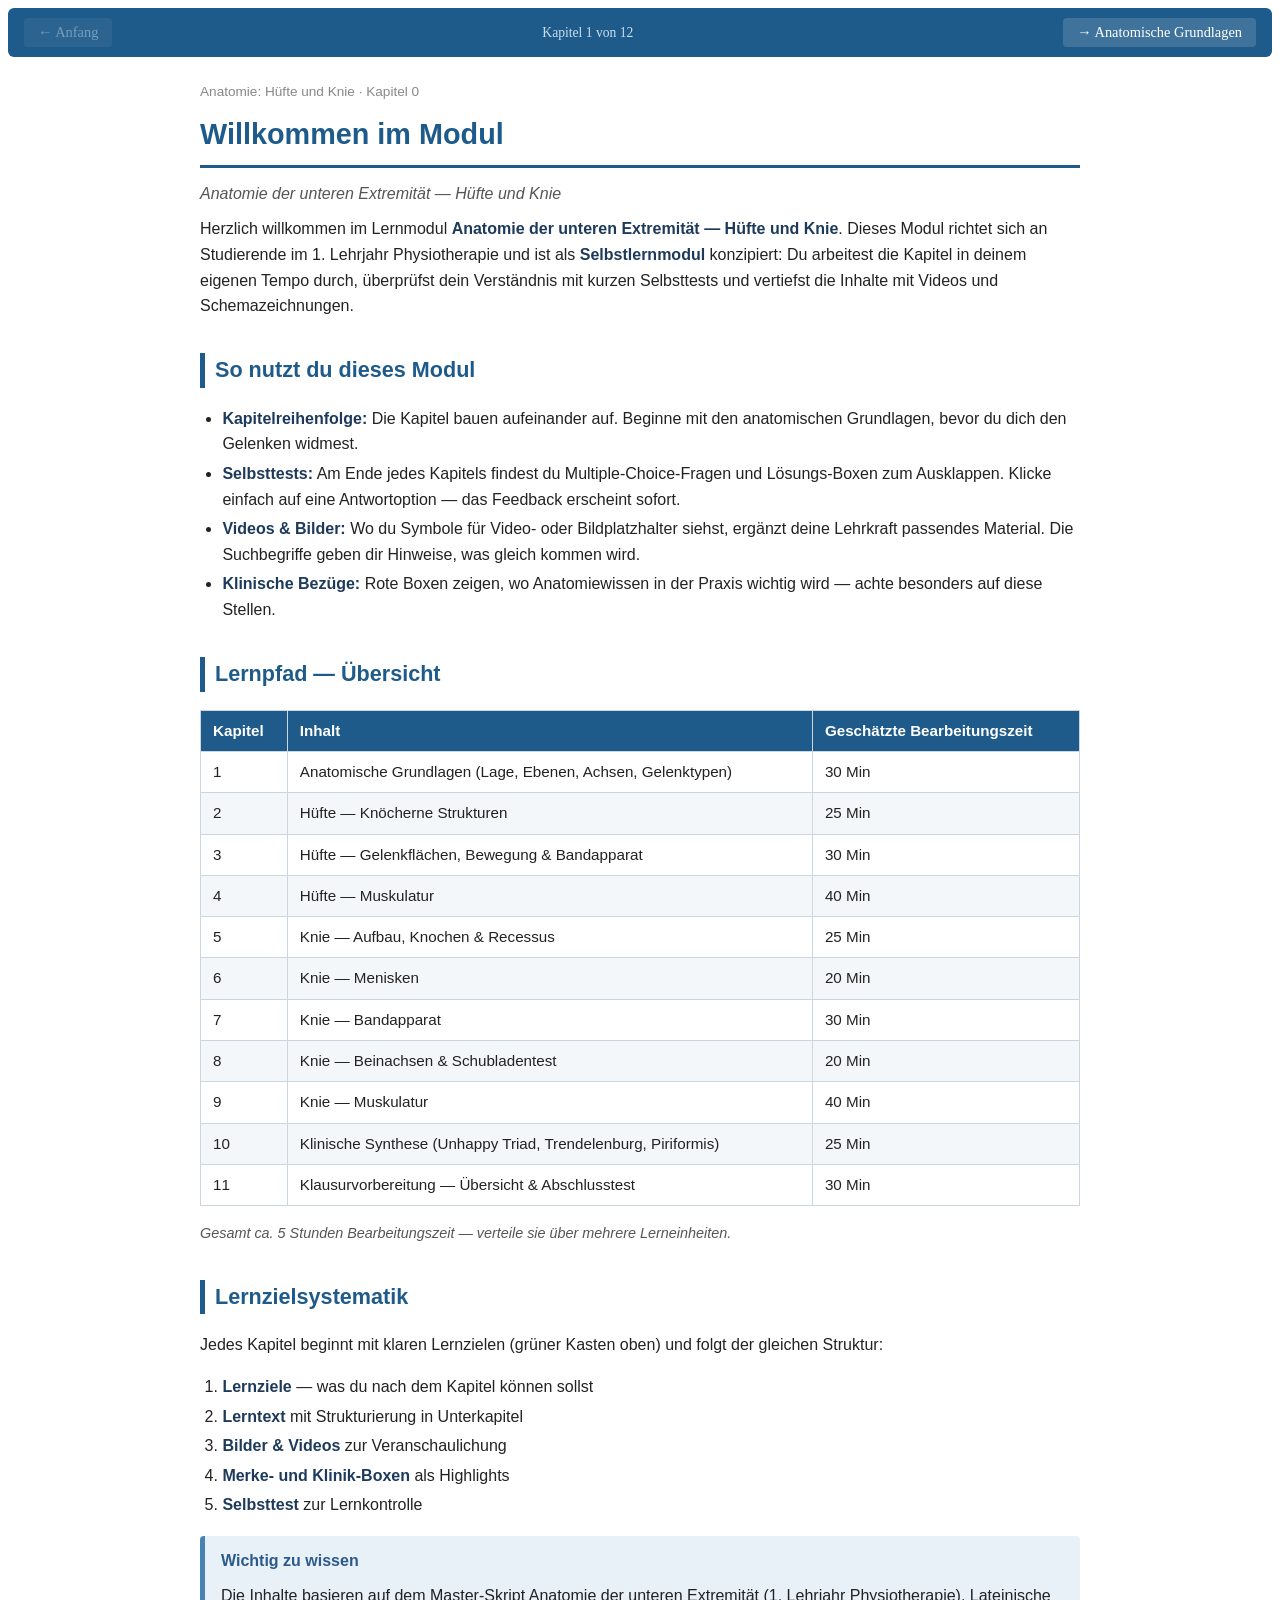
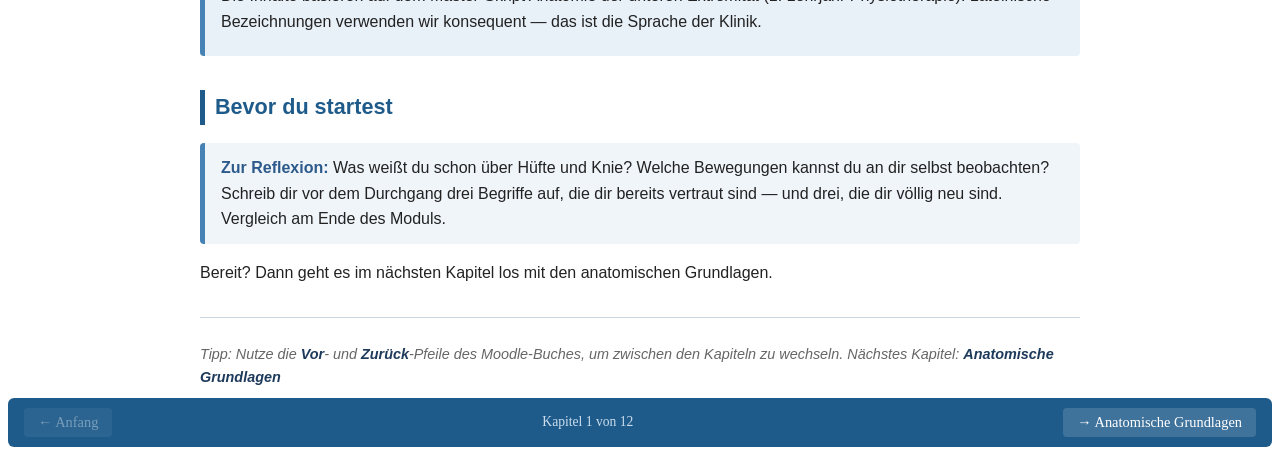
<file: Referenz/00_willkommen.html>
<!DOCTYPE html>
<html lang="de">
<head>
  <meta charset="UTF-8">
  <meta name="viewport" content="width=device-width, initial-scale=1.0">
  <title>Willkommen im Modul</title>
  <script src="scorm_api.js"></script>
  
<style>
.scorm-nav {
  display: flex; justify-content: space-between; align-items: center;
  padding: 10px 16px; background: #1e5b8a; border-radius: 6px;
  margin-bottom: 24px; gap: 12px;
}
.nav-btn {
  color: #fff; text-decoration: none; font-size: 0.9em;
  background: rgba(255,255,255,0.15); padding: 6px 14px;
  border-radius: 4px; white-space: nowrap;
}
.nav-btn:hover { background: rgba(255,255,255,0.3); }
.nav-btn.disabled { opacity: 0.4; cursor: default; }
.nav-progress { color: #cde; font-size: 0.85em; }
</style>

  <style>
/* ==== Anatomie-Modul: einheitliches Stylesheet ==== */
.atm { font-family: -apple-system, BlinkMacSystemFont, "Segoe UI", Roboto, sans-serif;
       line-height: 1.6; color: #222; max-width: 880px; margin: 0 auto; }
.atm * { box-sizing: border-box; }
.atm h1 { color: #1e5b8a; border-bottom: 3px solid #1e5b8a; padding-bottom: 8px;
          font-size: 1.8em; margin-top: 0; }
.atm h2 { color: #1e5b8a; margin-top: 1.6em; font-size: 1.35em;
          border-left: 5px solid #1e5b8a; padding-left: 10px; }
.atm h3 { color: #2c4a6b; margin-top: 1.3em; font-size: 1.12em; }
.atm h4 { color: #444; margin-top: 1em; font-size: 1em; }
.atm p { margin: 0.6em 0; }
.atm ul, .atm ol { padding-left: 1.4em; }
.atm li { margin: 0.25em 0; }
.atm strong { color: #1e3a5b; }
.atm em { font-style: italic; }

/* Lernziel-Box (grün) */
.atm-lernziele { background: #eaf5ee; border-left: 5px solid #2c7a5b;
  padding: 14px 18px; border-radius: 4px; margin: 20px 0; }
.atm-lernziele h3 { color: #2c7a5b; margin-top: 0; }
.atm-lernziele ul { margin: 0.5em 0; }

/* Merke / Eselsbrücke (gelb) */
.atm-merke { background: #fff8dc; border-left: 5px solid #d4a017;
  padding: 12px 16px; border-radius: 4px; margin: 18px 0; }
.atm-merke::before { content: "Merke: "; font-weight: bold; color: #8a6a0a; }

.atm-eselsbrücke { background: #fff8dc; border-left: 5px solid #d4a017;
  padding: 12px 16px; border-radius: 4px; margin: 18px 0; }
.atm-eselsbrücke::before { content: "Eselsbrücke: "; font-weight: bold; color: #8a6a0a; }

/* Klinischer Bezug (rot) */
.atm-klinik { background: #fdecec; border-left: 5px solid #a13d3d;
  padding: 14px 18px; border-radius: 4px; margin: 20px 0; }
.atm-klinik h4 { color: #a13d3d; margin-top: 0; margin-bottom: 8px;
  font-size: 1.05em; text-transform: uppercase; letter-spacing: 0.5px; }

/* Info-Input (hellblau) */
.atm-info { background: #e8f0f8; border-left: 5px solid #4682b4;
  padding: 12px 16px; border-radius: 4px; margin: 18px 0; }
.atm-info h4 { color: #2c5a8a; margin-top: 0; margin-bottom: 6px; font-size: 1em; }

/* Tabellen */
.atm-tabelle { width: 100%; border-collapse: collapse; margin: 16px 0;
  font-size: 0.95em; }
.atm-tabelle th, .atm-tabelle td { border: 1px solid #ccd6e0;
  padding: 8px 12px; text-align: left; vertical-align: top; }
.atm-tabelle th { background: #1e5b8a; color: #fff; font-weight: 600; }
.atm-tabelle tr:nth-child(even) td { background: #f4f7fa; }

/* Muskelbox (kompaktes Datenblatt) */
.atm-muskel { background: #f4f7fa; border: 1px solid #ccd6e0;
  border-radius: 6px; padding: 12px 16px; margin: 14px 0; }
.atm-muskel h4 { color: #1e5b8a; margin: 0 0 8px 0; font-size: 1.08em; }
.atm-muskel dl { margin: 6px 0; display: grid;
  grid-template-columns: 130px 1fr; gap: 4px 12px; }
.atm-muskel dt { font-weight: 600; color: #2c4a6b; }
.atm-muskel dd { margin: 0; }

/* Bild-Platzhalter */
.atm-bild { background: #f0f2f5; border: 2px dashed #999;
  padding: 16px; margin: 16px 0; border-radius: 6px; text-align: center; }
.atm-bild::before { content: "BILD"; display: block;
  font-weight: bold; color: #555; font-size: 0.85em;
  letter-spacing: 2px; margin-bottom: 6px; }
.atm-bild .atm-bild-titel { font-weight: 600; color: #333; }
.atm-bild .atm-bild-such { font-size: 0.88em; color: #555; margin-top: 6px;
  font-style: italic; }
.atm-bild .atm-bild-such::before { content: "Suchbegriffe (freie Bilder, z.B. Wikimedia Commons / Pixabay): ";
  font-style: normal; font-weight: 600; }

/* Video-Platzhalter (YouTube) */
.atm-video { background: #fff3e6; border: 2px dashed #d97706;
  padding: 16px; margin: 16px 0; border-radius: 6px; }
.atm-video::before { content: "YouTube-Video"; display: block;
  font-weight: bold; color: #d97706; font-size: 0.85em;
  letter-spacing: 1px; margin-bottom: 6px; }
.atm-video .atm-video-titel { font-weight: 600; color: #333; }
.atm-video .atm-video-such { font-size: 0.88em; color: #555; margin-top: 6px;
  font-style: italic; }
.atm-video .atm-video-such::before { content: "Vorschläge für Suche: ";
  font-style: normal; font-weight: 600; }
.atm-video .atm-video-anleit { font-size: 0.85em; color: #777; margin-top: 8px; }

/* Selbsttest (lila) */
.atm-quiz { background: #f4eef9; border: 2px solid #6b4d8f;
  border-radius: 8px; padding: 16px 20px; margin: 24px 0; }
.atm-quiz h3 { color: #6b4d8f; margin-top: 0; }
.atm-quiz h3::before { content: "Selbsttest "; }

.atm-frage { background: #fff; border: 1px solid #d4c5e0;
  border-radius: 6px; padding: 12px 16px; margin: 12px 0; }
.atm-frage > p:first-child { font-weight: 600; color: #1e3a5b; margin-top: 0; }

/* Multiple-Choice-Optionen mit CSS-only Feedback */
.atm-mc { margin: 8px 0; }
.atm-mc input[type="radio"] { display: none; }
.atm-mc label { display: block; padding: 8px 12px; margin: 4px 0;
  background: #f4f7fa; border: 1px solid #ccd6e0; border-radius: 4px;
  cursor: pointer; transition: background 0.15s; }
.atm-mc label:hover { background: #e3ebf4; }
.atm-mc label::before { content: ""; display: inline-block; width: 14px; height: 14px;
  border: 2px solid #888; border-radius: 50%; margin-right: 8px;
  vertical-align: middle; background: #fff; }
.atm-mc input[type="radio"]:checked + label { background: #e0d4ec;
  border-color: #6b4d8f; }
.atm-mc input[type="radio"]:checked + label::before { background: #6b4d8f;
  border-color: #6b4d8f; }
.atm-feedback { display: none; padding: 10px 14px; margin-top: 6px;
  border-radius: 4px; font-size: 0.95em; }
.atm-richtig { background: #e0f0e0; border-left: 4px solid #2c7a5b; color: #1e4a30; }
.atm-falsch { background: #f8e0e0; border: none; border-left: 4px solid #a13d3d; color: #6b2020; }

/* Lösung-aufdecken Box */
details.atm-lösung { background: #fff; border: 1px solid #d4c5e0;
  border-radius: 4px; padding: 10px 14px; margin: 8px 0; }
details.atm-lösung summary { cursor: pointer; font-weight: 600; color: #6b4d8f;
  list-style: none; }
details.atm-lösung summary::before { content: "Lösung anzeigen "; }
details.atm-lösung[open] summary::before { content: "Lösung verbergen "; }
details.atm-lösung[open] summary { margin-bottom: 8px; border-bottom: 1px solid #e0d4ec; padding-bottom: 6px; }

/* Reflexion */
.atm-reflexion { background: #f0f5fa; border-left: 5px solid #4682b4;
  padding: 12px 16px; border-radius: 4px; margin: 16px 0; }
.atm-reflexion::before { content: "Zur Reflexion: "; font-weight: bold; color: #2c5a8a; }

/* Navigation am Ende */
.atm-nav { margin-top: 32px; padding-top: 16px; border-top: 1px solid #ccd6e0;
  font-size: 0.9em; color: #666; }
.atm-nav .atm-nav-hinweis { font-style: italic; }

/* Mobile */
@media (max-width: 600px) {
  .atm h1 { font-size: 1.5em; }
  .atm-muskel dl { grid-template-columns: 1fr; }
  .atm-muskel dt { margin-top: 6px; }
}
</style>
</head>
<body>
<div class="scorm-nav">
  <span class="nav-btn disabled">← Anfang</span>
  <span class="nav-progress">Kapitel 1 von 12</span>
  <a class="nav-btn" href="01_grundlagen.html">→ Anatomische Grundlagen</a>
</div>
<div class="atm">
  <p style="color:#888;font-size:0.85em;margin-top:0;">Anatomie: Hüfte und Knie &middot; Kapitel 0</p>
  <h1>Willkommen im Modul</h1>
  <p style="color:#555;font-style:italic;margin-top:-6px;">Anatomie der unteren Extremität &mdash; Hüfte und Knie</p>

  
  <p>Herzlich willkommen im Lernmodul <strong>Anatomie der unteren Extremität &mdash; Hüfte und Knie</strong>.
  Dieses Modul richtet sich an Studierende im 1. Lehrjahr Physiotherapie und ist als
  <strong>Selbstlernmodul</strong> konzipiert: Du arbeitest die Kapitel in deinem eigenen Tempo durch,
  überprüfst dein Verständnis mit kurzen Selbsttests und vertiefst die Inhalte mit Videos und Schemazeichnungen.</p>

  <h2>So nutzt du dieses Modul</h2>
  <ul>
    <li><strong>Kapitelreihenfolge:</strong> Die Kapitel bauen aufeinander auf. Beginne mit den
        anatomischen Grundlagen, bevor du dich den Gelenken widmest.</li>
    <li><strong>Selbsttests:</strong> Am Ende jedes Kapitels findest du Multiple-Choice-Fragen
        und Lösungs-Boxen zum Ausklappen. Klicke einfach auf eine Antwortoption &mdash; das
        Feedback erscheint sofort.</li>
    <li><strong>Videos & Bilder:</strong> Wo du Symbole für Video- oder Bildplatzhalter siehst,
        ergänzt deine Lehrkraft passendes Material. Die Suchbegriffe geben dir Hinweise, was
        gleich kommen wird.</li>
    <li><strong>Klinische Bezüge:</strong> Rote Boxen zeigen, wo Anatomiewissen in der Praxis
        wichtig wird &mdash; achte besonders auf diese Stellen.</li>
  </ul>

  <h2>Lernpfad &mdash; Übersicht</h2>
  <table class="atm-tabelle">
    <thead><tr><th>Kapitel</th><th>Inhalt</th><th>Geschätzte Bearbeitungszeit</th></tr></thead>
    <tbody>
      <tr><td>1</td><td>Anatomische Grundlagen (Lage, Ebenen, Achsen, Gelenktypen)</td><td>30 Min</td></tr>
      <tr><td>2</td><td>Hüfte &mdash; Knöcherne Strukturen</td><td>25 Min</td></tr>
      <tr><td>3</td><td>Hüfte &mdash; Gelenkflächen, Bewegung & Bandapparat</td><td>30 Min</td></tr>
      <tr><td>4</td><td>Hüfte &mdash; Muskulatur</td><td>40 Min</td></tr>
      <tr><td>5</td><td>Knie &mdash; Aufbau, Knochen & Recessus</td><td>25 Min</td></tr>
      <tr><td>6</td><td>Knie &mdash; Menisken</td><td>20 Min</td></tr>
      <tr><td>7</td><td>Knie &mdash; Bandapparat</td><td>30 Min</td></tr>
      <tr><td>8</td><td>Knie &mdash; Beinachsen & Schubladentest</td><td>20 Min</td></tr>
      <tr><td>9</td><td>Knie &mdash; Muskulatur</td><td>40 Min</td></tr>
      <tr><td>10</td><td>Klinische Synthese (Unhappy Triad, Trendelenburg, Piriformis)</td><td>25 Min</td></tr>
      <tr><td>11</td><td>Klausurvorbereitung &mdash; Übersicht & Abschlusstest</td><td>30 Min</td></tr>
    </tbody>
  </table>
  <p style="font-size:0.9em;color:#555;"><em>Gesamt ca. 5 Stunden Bearbeitungszeit &mdash; verteile sie über mehrere Lerneinheiten.</em></p>

  <h2>Lernzielsystematik</h2>
  <p>Jedes Kapitel beginnt mit klaren Lernzielen (grüner Kasten oben) und folgt der gleichen Struktur:</p>
  <ol>
    <li><strong>Lernziele</strong> &mdash; was du nach dem Kapitel können sollst</li>
    <li><strong>Lerntext</strong> mit Strukturierung in Unterkapitel</li>
    <li><strong>Bilder & Videos</strong> zur Veranschaulichung</li>
    <li><strong>Merke- und Klinik-Boxen</strong> als Highlights</li>
    <li><strong>Selbsttest</strong> zur Lernkontrolle</li>
  </ol>

  <div class="atm-info"><h4>Wichtig zu wissen</h4><p>Die Inhalte basieren auf dem Master-Skript Anatomie der unteren Extremität (1. Lehrjahr Physiotherapie). Lateinische Bezeichnungen verwenden wir konsequent &mdash; das ist die Sprache der Klinik.</p></div>

  <h2>Bevor du startest</h2>
  <div class="atm-reflexion">Was weißt du schon über Hüfte und Knie? Welche Bewegungen kannst du an dir selbst beobachten? Schreib dir vor dem Durchgang drei Begriffe auf, die dir bereits vertraut sind &mdash; und drei, die dir völlig neu sind. Vergleich am Ende des Moduls.</div>

  <p>Bereit? Dann geht es im nächsten Kapitel los mit den anatomischen Grundlagen.</p>


  <div class="atm-nav">
    <p class="atm-nav-hinweis">Tipp: Nutze die <strong>Vor</strong>- und <strong>Zurück</strong>-Pfeile des Moodle-Buches, um zwischen den Kapiteln zu wechseln. Nächstes Kapitel: <strong>Anatomische Grundlagen</strong></p>
  </div>

</div>
<div class="scorm-nav">
  <span class="nav-btn disabled">← Anfang</span>
  <span class="nav-progress">Kapitel 1 von 12</span>
  <a class="nav-btn" href="01_grundlagen.html">→ Anatomische Grundlagen</a>
</div>
</body>
</html>
</file>
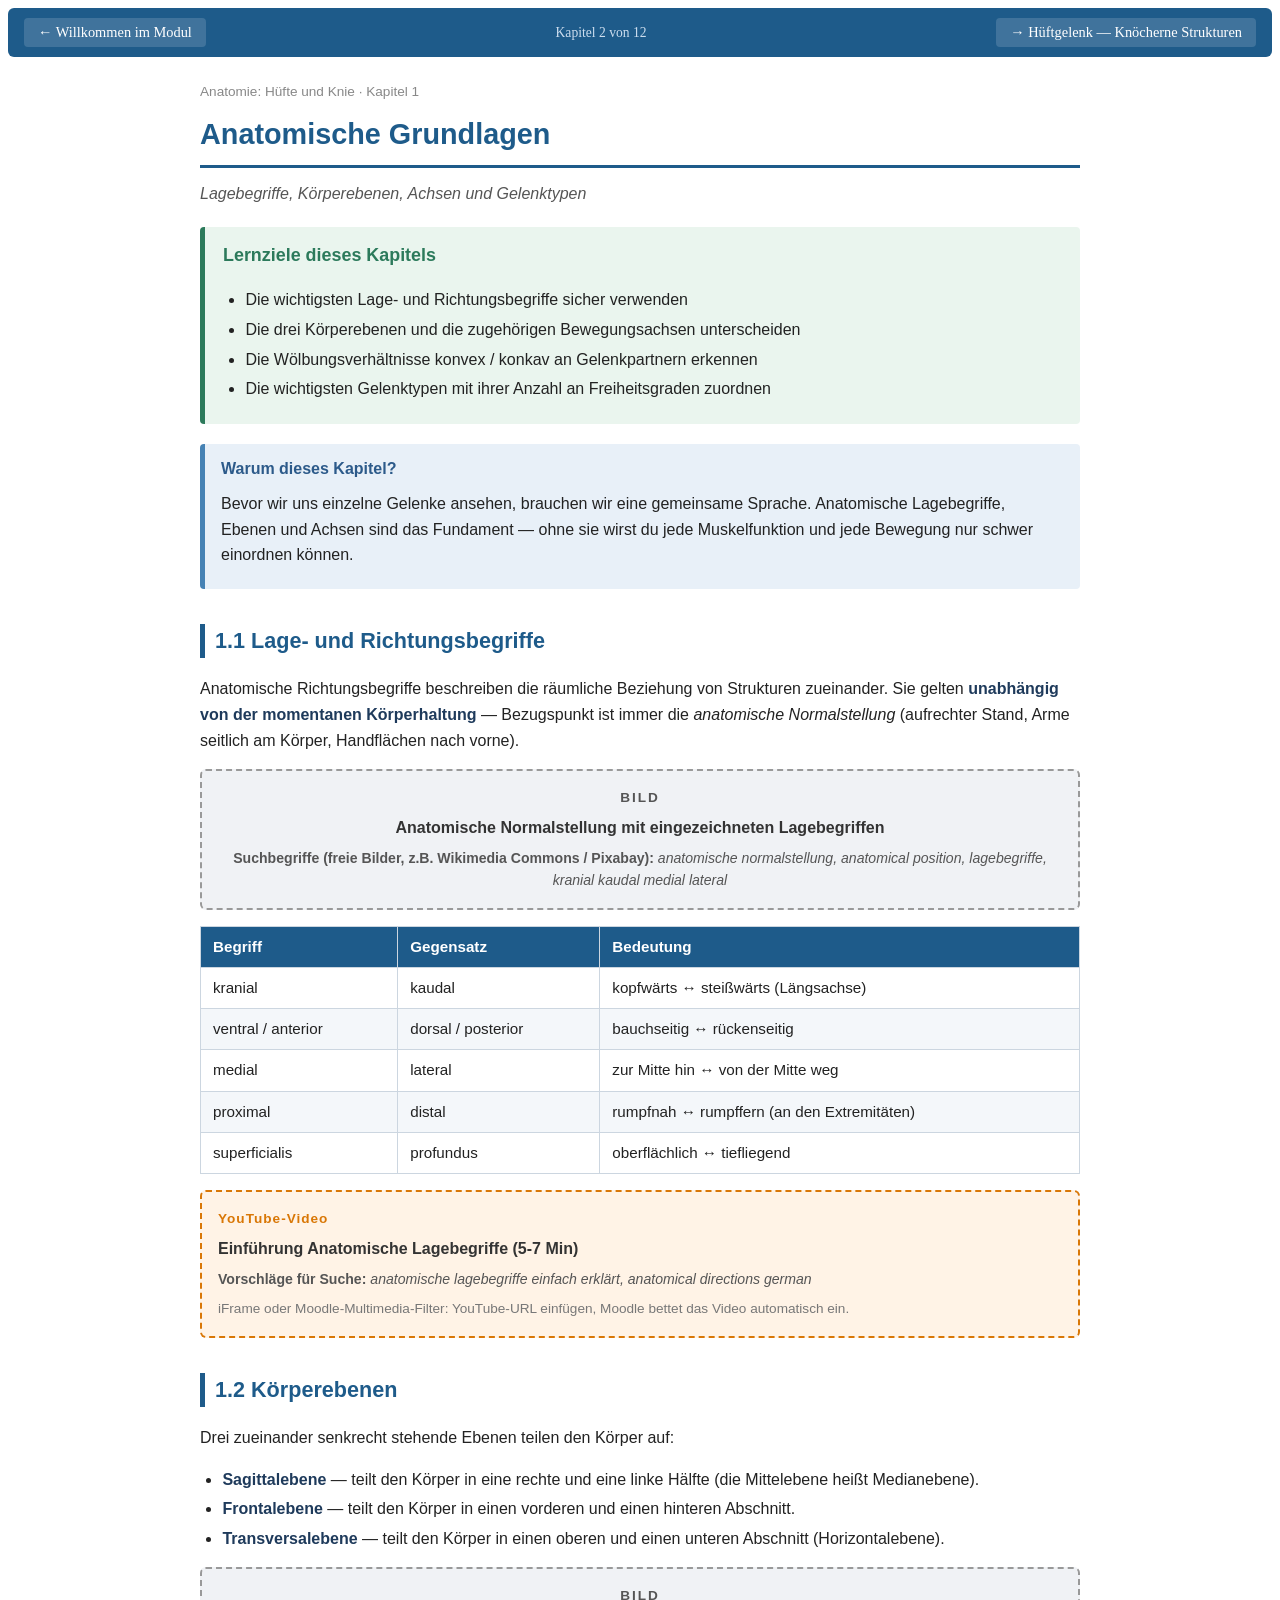
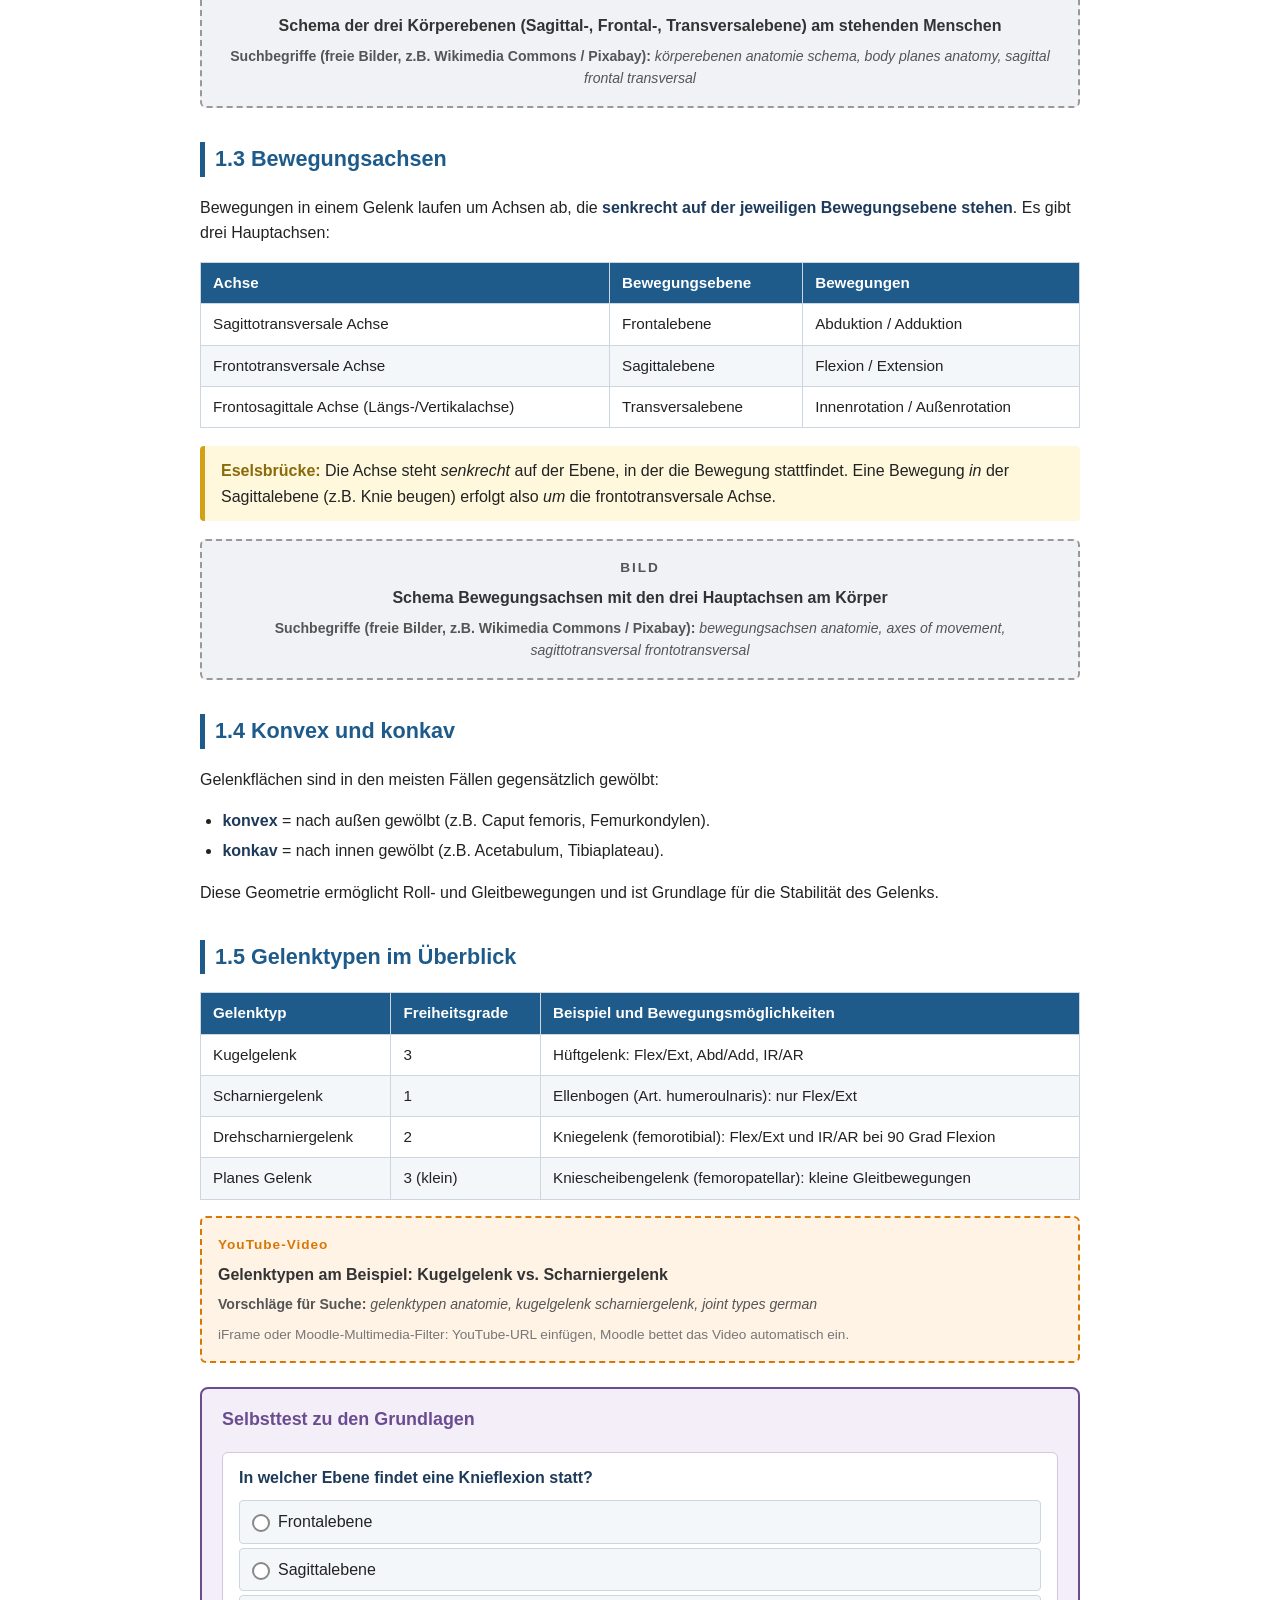
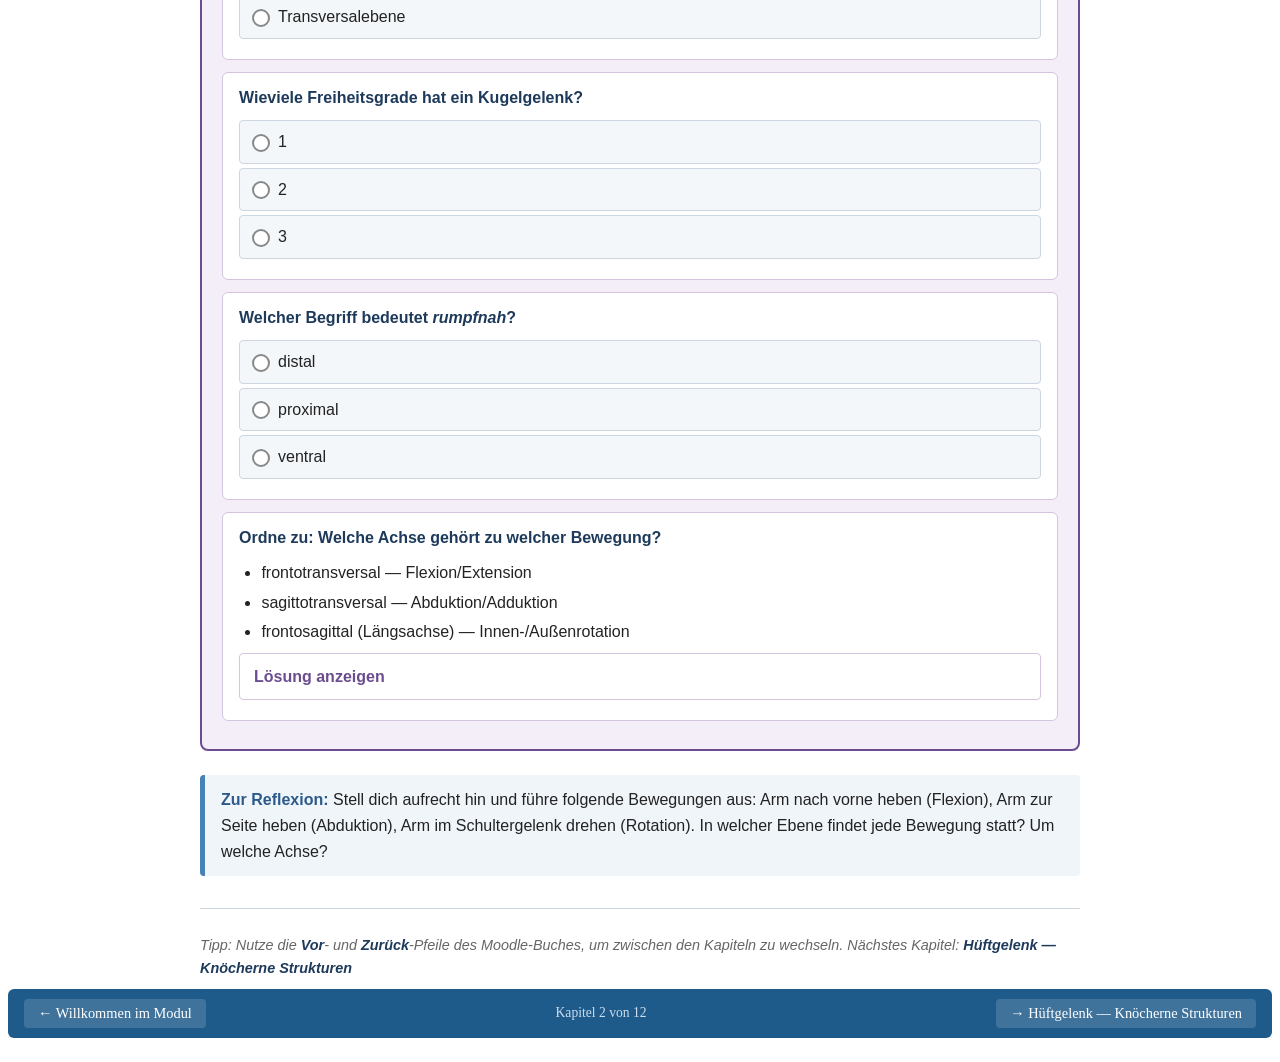
<file: Referenz/01_grundlagen.html>
<!DOCTYPE html>
<html lang="de">
<head>
  <meta charset="UTF-8">
  <meta name="viewport" content="width=device-width, initial-scale=1.0">
  <title>Anatomische Grundlagen</title>
  <script src="scorm_api.js"></script>
  
<style>
.scorm-nav {
  display: flex; justify-content: space-between; align-items: center;
  padding: 10px 16px; background: #1e5b8a; border-radius: 6px;
  margin-bottom: 24px; gap: 12px;
}
.nav-btn {
  color: #fff; text-decoration: none; font-size: 0.9em;
  background: rgba(255,255,255,0.15); padding: 6px 14px;
  border-radius: 4px; white-space: nowrap;
}
.nav-btn:hover { background: rgba(255,255,255,0.3); }
.nav-btn.disabled { opacity: 0.4; cursor: default; }
.nav-progress { color: #cde; font-size: 0.85em; }
</style>

  <style>
/* ==== Anatomie-Modul: einheitliches Stylesheet ==== */
.atm { font-family: -apple-system, BlinkMacSystemFont, "Segoe UI", Roboto, sans-serif;
       line-height: 1.6; color: #222; max-width: 880px; margin: 0 auto; }
.atm * { box-sizing: border-box; }
.atm h1 { color: #1e5b8a; border-bottom: 3px solid #1e5b8a; padding-bottom: 8px;
          font-size: 1.8em; margin-top: 0; }
.atm h2 { color: #1e5b8a; margin-top: 1.6em; font-size: 1.35em;
          border-left: 5px solid #1e5b8a; padding-left: 10px; }
.atm h3 { color: #2c4a6b; margin-top: 1.3em; font-size: 1.12em; }
.atm h4 { color: #444; margin-top: 1em; font-size: 1em; }
.atm p { margin: 0.6em 0; }
.atm ul, .atm ol { padding-left: 1.4em; }
.atm li { margin: 0.25em 0; }
.atm strong { color: #1e3a5b; }
.atm em { font-style: italic; }

/* Lernziel-Box (grün) */
.atm-lernziele { background: #eaf5ee; border-left: 5px solid #2c7a5b;
  padding: 14px 18px; border-radius: 4px; margin: 20px 0; }
.atm-lernziele h3 { color: #2c7a5b; margin-top: 0; }
.atm-lernziele ul { margin: 0.5em 0; }

/* Merke / Eselsbrücke (gelb) */
.atm-merke { background: #fff8dc; border-left: 5px solid #d4a017;
  padding: 12px 16px; border-radius: 4px; margin: 18px 0; }
.atm-merke::before { content: "Merke: "; font-weight: bold; color: #8a6a0a; }

.atm-eselsbrücke { background: #fff8dc; border-left: 5px solid #d4a017;
  padding: 12px 16px; border-radius: 4px; margin: 18px 0; }
.atm-eselsbrücke::before { content: "Eselsbrücke: "; font-weight: bold; color: #8a6a0a; }

/* Klinischer Bezug (rot) */
.atm-klinik { background: #fdecec; border-left: 5px solid #a13d3d;
  padding: 14px 18px; border-radius: 4px; margin: 20px 0; }
.atm-klinik h4 { color: #a13d3d; margin-top: 0; margin-bottom: 8px;
  font-size: 1.05em; text-transform: uppercase; letter-spacing: 0.5px; }

/* Info-Input (hellblau) */
.atm-info { background: #e8f0f8; border-left: 5px solid #4682b4;
  padding: 12px 16px; border-radius: 4px; margin: 18px 0; }
.atm-info h4 { color: #2c5a8a; margin-top: 0; margin-bottom: 6px; font-size: 1em; }

/* Tabellen */
.atm-tabelle { width: 100%; border-collapse: collapse; margin: 16px 0;
  font-size: 0.95em; }
.atm-tabelle th, .atm-tabelle td { border: 1px solid #ccd6e0;
  padding: 8px 12px; text-align: left; vertical-align: top; }
.atm-tabelle th { background: #1e5b8a; color: #fff; font-weight: 600; }
.atm-tabelle tr:nth-child(even) td { background: #f4f7fa; }

/* Muskelbox (kompaktes Datenblatt) */
.atm-muskel { background: #f4f7fa; border: 1px solid #ccd6e0;
  border-radius: 6px; padding: 12px 16px; margin: 14px 0; }
.atm-muskel h4 { color: #1e5b8a; margin: 0 0 8px 0; font-size: 1.08em; }
.atm-muskel dl { margin: 6px 0; display: grid;
  grid-template-columns: 130px 1fr; gap: 4px 12px; }
.atm-muskel dt { font-weight: 600; color: #2c4a6b; }
.atm-muskel dd { margin: 0; }

/* Bild-Platzhalter */
.atm-bild { background: #f0f2f5; border: 2px dashed #999;
  padding: 16px; margin: 16px 0; border-radius: 6px; text-align: center; }
.atm-bild::before { content: "BILD"; display: block;
  font-weight: bold; color: #555; font-size: 0.85em;
  letter-spacing: 2px; margin-bottom: 6px; }
.atm-bild .atm-bild-titel { font-weight: 600; color: #333; }
.atm-bild .atm-bild-such { font-size: 0.88em; color: #555; margin-top: 6px;
  font-style: italic; }
.atm-bild .atm-bild-such::before { content: "Suchbegriffe (freie Bilder, z.B. Wikimedia Commons / Pixabay): ";
  font-style: normal; font-weight: 600; }

/* Video-Platzhalter (YouTube) */
.atm-video { background: #fff3e6; border: 2px dashed #d97706;
  padding: 16px; margin: 16px 0; border-radius: 6px; }
.atm-video::before { content: "YouTube-Video"; display: block;
  font-weight: bold; color: #d97706; font-size: 0.85em;
  letter-spacing: 1px; margin-bottom: 6px; }
.atm-video .atm-video-titel { font-weight: 600; color: #333; }
.atm-video .atm-video-such { font-size: 0.88em; color: #555; margin-top: 6px;
  font-style: italic; }
.atm-video .atm-video-such::before { content: "Vorschläge für Suche: ";
  font-style: normal; font-weight: 600; }
.atm-video .atm-video-anleit { font-size: 0.85em; color: #777; margin-top: 8px; }

/* Selbsttest (lila) */
.atm-quiz { background: #f4eef9; border: 2px solid #6b4d8f;
  border-radius: 8px; padding: 16px 20px; margin: 24px 0; }
.atm-quiz h3 { color: #6b4d8f; margin-top: 0; }
.atm-quiz h3::before { content: "Selbsttest "; }

.atm-frage { background: #fff; border: 1px solid #d4c5e0;
  border-radius: 6px; padding: 12px 16px; margin: 12px 0; }
.atm-frage > p:first-child { font-weight: 600; color: #1e3a5b; margin-top: 0; }

/* Multiple-Choice-Optionen mit CSS-only Feedback */
.atm-mc { margin: 8px 0; }
.atm-mc input[type="radio"] { display: none; }
.atm-mc label { display: block; padding: 8px 12px; margin: 4px 0;
  background: #f4f7fa; border: 1px solid #ccd6e0; border-radius: 4px;
  cursor: pointer; transition: background 0.15s; }
.atm-mc label:hover { background: #e3ebf4; }
.atm-mc label::before { content: ""; display: inline-block; width: 14px; height: 14px;
  border: 2px solid #888; border-radius: 50%; margin-right: 8px;
  vertical-align: middle; background: #fff; }
.atm-mc input[type="radio"]:checked + label { background: #e0d4ec;
  border-color: #6b4d8f; }
.atm-mc input[type="radio"]:checked + label::before { background: #6b4d8f;
  border-color: #6b4d8f; }
.atm-feedback { display: none; padding: 10px 14px; margin-top: 6px;
  border-radius: 4px; font-size: 0.95em; }
.atm-richtig { background: #e0f0e0; border-left: 4px solid #2c7a5b; color: #1e4a30; }
.atm-falsch { background: #f8e0e0; border: none; border-left: 4px solid #a13d3d; color: #6b2020; }

/* Lösung-aufdecken Box */
details.atm-lösung { background: #fff; border: 1px solid #d4c5e0;
  border-radius: 4px; padding: 10px 14px; margin: 8px 0; }
details.atm-lösung summary { cursor: pointer; font-weight: 600; color: #6b4d8f;
  list-style: none; }
details.atm-lösung summary::before { content: "Lösung anzeigen "; }
details.atm-lösung[open] summary::before { content: "Lösung verbergen "; }
details.atm-lösung[open] summary { margin-bottom: 8px; border-bottom: 1px solid #e0d4ec; padding-bottom: 6px; }

/* Reflexion */
.atm-reflexion { background: #f0f5fa; border-left: 5px solid #4682b4;
  padding: 12px 16px; border-radius: 4px; margin: 16px 0; }
.atm-reflexion::before { content: "Zur Reflexion: "; font-weight: bold; color: #2c5a8a; }

/* Navigation am Ende */
.atm-nav { margin-top: 32px; padding-top: 16px; border-top: 1px solid #ccd6e0;
  font-size: 0.9em; color: #666; }
.atm-nav .atm-nav-hinweis { font-style: italic; }

/* Mobile */
@media (max-width: 600px) {
  .atm h1 { font-size: 1.5em; }
  .atm-muskel dl { grid-template-columns: 1fr; }
  .atm-muskel dt { margin-top: 6px; }
}

#q001o0:checked ~ #q001o0-fb { display:block; } #q001o1:checked ~ #q001o1-fb { display:block; } #q001o2:checked ~ #q001o2-fb { display:block; }
#q002o0:checked ~ #q002o0-fb { display:block; } #q002o1:checked ~ #q002o1-fb { display:block; } #q002o2:checked ~ #q002o2-fb { display:block; }
#q003o0:checked ~ #q003o0-fb { display:block; } #q003o1:checked ~ #q003o1-fb { display:block; } #q003o2:checked ~ #q003o2-fb { display:block; }</style>
</head>
<body>
<div class="scorm-nav">
  <a class="nav-btn" href="00_willkommen.html">← Willkommen im Modul</a>
  <span class="nav-progress">Kapitel 2 von 12</span>
  <a class="nav-btn" href="02_huefte_knochen.html">→ Hüftgelenk — Knöcherne Strukturen</a>
</div>
<div class="atm">
  <p style="color:#888;font-size:0.85em;margin-top:0;">Anatomie: Hüfte und Knie &middot; Kapitel 1</p>
  <h1>Anatomische Grundlagen</h1>
  <p style="color:#555;font-style:italic;margin-top:-6px;">Lagebegriffe, Körperebenen, Achsen und Gelenktypen</p>

  <div class="atm-lernziele">
    <h3>Lernziele dieses Kapitels</h3>
    <ul>
      <li>Die wichtigsten Lage- und Richtungsbegriffe sicher verwenden</li>
      <li>Die drei Körperebenen und die zugehörigen Bewegungsachsen unterscheiden</li>
      <li>Die Wölbungsverhältnisse konvex / konkav an Gelenkpartnern erkennen</li>
      <li>Die wichtigsten Gelenktypen mit ihrer Anzahl an Freiheitsgraden zuordnen</li>
    </ul>
  </div>

  
  <div class="atm-info"><h4>Warum dieses Kapitel?</h4><p>Bevor wir uns einzelne Gelenke ansehen, brauchen wir eine gemeinsame Sprache. Anatomische Lagebegriffe, Ebenen und Achsen sind das Fundament &mdash; ohne sie wirst du jede Muskelfunktion und jede Bewegung nur schwer einordnen können.</p></div>

  <h2>1.1 Lage- und Richtungsbegriffe</h2>
  <p>Anatomische Richtungsbegriffe beschreiben die räumliche Beziehung von Strukturen zueinander.
  Sie gelten <strong>unabhängig von der momentanen Körperhaltung</strong> &mdash; Bezugspunkt ist
  immer die <em>anatomische Normalstellung</em> (aufrechter Stand, Arme seitlich am Körper, Handflächen nach vorne).</p>

  <div class="atm-bild">
  <div class="atm-bild-titel">Anatomische Normalstellung mit eingezeichneten Lagebegriffen</div>
  
  <div class="atm-bild-such">anatomische normalstellung, anatomical position, lagebegriffe, kranial kaudal medial lateral</div>
</div>

  <table class="atm-tabelle">
    <thead><tr><th>Begriff</th><th>Gegensatz</th><th>Bedeutung</th></tr></thead>
    <tbody>
      <tr><td>kranial</td><td>kaudal</td><td>kopfwärts &harr; steißwärts (Längsachse)</td></tr>
      <tr><td>ventral / anterior</td><td>dorsal / posterior</td><td>bauchseitig &harr; rückenseitig</td></tr>
      <tr><td>medial</td><td>lateral</td><td>zur Mitte hin &harr; von der Mitte weg</td></tr>
      <tr><td>proximal</td><td>distal</td><td>rumpfnah &harr; rumpffern (an den Extremitäten)</td></tr>
      <tr><td>superficialis</td><td>profundus</td><td>oberflächlich &harr; tiefliegend</td></tr>
    </tbody>
  </table>

  <div class="atm-video">
  <div class="atm-video-titel">Einführung Anatomische Lagebegriffe (5-7 Min)</div>
  <div class="atm-video-such">anatomische lagebegriffe einfach erklärt, anatomical directions german</div>
  <div class="atm-video-anleit">iFrame oder Moodle-Multimedia-Filter: YouTube-URL einfügen, Moodle bettet das Video automatisch ein.</div>
</div>

  <h2>1.2 Körperebenen</h2>
  <p>Drei zueinander senkrecht stehende Ebenen teilen den Körper auf:</p>
  <ul>
    <li><strong>Sagittalebene</strong> &mdash; teilt den Körper in eine rechte und eine linke Hälfte
        (die Mittelebene heißt Median&shy;ebene).</li>
    <li><strong>Frontalebene</strong> &mdash; teilt den Körper in einen vorderen und einen hinteren Abschnitt.</li>
    <li><strong>Transversalebene</strong> &mdash; teilt den Körper in einen oberen und einen unteren Abschnitt
        (Horizontalebene).</li>
  </ul>

  <div class="atm-bild">
  <div class="atm-bild-titel">Schema der drei Körperebenen (Sagittal-, Frontal-, Transversalebene) am stehenden Menschen</div>
  
  <div class="atm-bild-such">körperebenen anatomie schema, body planes anatomy, sagittal frontal transversal</div>
</div>

  <h2>1.3 Bewegungsachsen</h2>
  <p>Bewegungen in einem Gelenk laufen um Achsen ab, die <strong>senkrecht auf der jeweiligen Bewegungsebene
  stehen</strong>. Es gibt drei Hauptachsen:</p>

  <table class="atm-tabelle">
    <thead><tr><th>Achse</th><th>Bewegungsebene</th><th>Bewegungen</th></tr></thead>
    <tbody>
      <tr><td>Sagittotransversale Achse</td><td>Frontalebene</td><td>Abduktion / Adduktion</td></tr>
      <tr><td>Frontotransversale Achse</td><td>Sagittalebene</td><td>Flexion / Extension</td></tr>
      <tr><td>Frontosagittale Achse (Längs-/Vertikalachse)</td><td>Transversalebene</td><td>Innenrotation / Außenrotation</td></tr>
    </tbody>
  </table>

  <div class="atm-eselsbrücke">Die Achse steht <em>senkrecht</em> auf der Ebene, in der die Bewegung stattfindet. Eine Bewegung <em>in</em> der Sagittalebene (z.B. Knie beugen) erfolgt also <em>um</em> die frontotransversale Achse.</div>

  <div class="atm-bild">
  <div class="atm-bild-titel">Schema Bewegungsachsen mit den drei Hauptachsen am Körper</div>
  
  <div class="atm-bild-such">bewegungsachsen anatomie, axes of movement, sagittotransversal frontotransversal</div>
</div>

  <h2>1.4 Konvex und konkav</h2>
  <p>Gelenkflächen sind in den meisten Fällen gegensätzlich gewölbt:</p>
  <ul>
    <li><strong>konvex</strong> = nach außen gewölbt (z.B. Caput femoris, Femurkondylen).</li>
    <li><strong>konkav</strong> = nach innen gewölbt (z.B. Acetabulum, Tibiaplateau).</li>
  </ul>
  <p>Diese Geometrie ermöglicht Roll- und Gleitbewegungen und ist Grundlage für die Stabilität des Gelenks.</p>

  <h2>1.5 Gelenktypen im Überblick</h2>
  <table class="atm-tabelle">
    <thead><tr><th>Gelenktyp</th><th>Freiheits&shy;grade</th><th>Beispiel und Bewegungsmöglichkeiten</th></tr></thead>
    <tbody>
      <tr><td>Kugelgelenk</td><td>3</td><td>Hüftgelenk: Flex/Ext, Abd/Add, IR/AR</td></tr>
      <tr><td>Scharniergelenk</td><td>1</td><td>Ellenbogen (Art. humeroulnaris): nur Flex/Ext</td></tr>
      <tr><td>Drehscharnier&shy;gelenk</td><td>2</td><td>Kniegelenk (femorotibial): Flex/Ext und IR/AR bei 90 Grad Flexion</td></tr>
      <tr><td>Planes Gelenk</td><td>3 (klein)</td><td>Kniescheibengelenk (femoropatellar): kleine Gleitbewegungen</td></tr>
    </tbody>
  </table>

  <div class="atm-video">
  <div class="atm-video-titel">Gelenktypen am Beispiel: Kugelgelenk vs. Scharniergelenk</div>
  <div class="atm-video-such">gelenktypen anatomie, kugelgelenk scharniergelenk, joint types german</div>
  <div class="atm-video-anleit">iFrame oder Moodle-Multimedia-Filter: YouTube-URL einfügen, Moodle bettet das Video automatisch ein.</div>
</div>

  <div class="atm-quiz"><h3>zu den Grundlagen</h3><div class="atm-frage"><p>In welcher Ebene findet eine Knieflexion statt?</p><div class="atm-mc">
<input type="radio" name="q001" id="q001o0">
<label for="q001o0">Frontalebene</label>
<div class="atm-feedback atm-falsch" id="q001o0-fb">Falsch. Bewegungen in der Frontalebene sind Abduktion / Adduktion.</div>
<input type="radio" name="q001" id="q001o1">
<label for="q001o1">Sagittalebene</label>
<div class="atm-feedback atm-richtig" id="q001o1-fb">Richtig! Flexion und Extension finden in der Sagittalebene statt &mdash; um die frontotransversale Achse.</div>
<input type="radio" name="q001" id="q001o2">
<label for="q001o2">Transversalebene</label>
<div class="atm-feedback atm-falsch" id="q001o2-fb">Falsch. In der Transversalebene laufen Innen- und Außenrotation ab.</div>
</div>

</div>
<div class="atm-frage"><p>Wieviele Freiheitsgrade hat ein Kugelgelenk?</p><div class="atm-mc">
<input type="radio" name="q002" id="q002o0">
<label for="q002o0">1</label>
<div class="atm-feedback atm-falsch" id="q002o0-fb">Falsch. Das wäre ein Scharniergelenk.</div>
<input type="radio" name="q002" id="q002o1">
<label for="q002o1">2</label>
<div class="atm-feedback atm-falsch" id="q002o1-fb">Falsch. Das wäre ein Drehscharniergelenk wie das Knie.</div>
<input type="radio" name="q002" id="q002o2">
<label for="q002o2">3</label>
<div class="atm-feedback atm-richtig" id="q002o2-fb">Richtig! Das Kugelgelenk lässt Bewegungen um alle drei Hauptachsen zu (Flex/Ext, Abd/Add, IR/AR).</div>
</div>

</div>
<div class="atm-frage"><p>Welcher Begriff bedeutet <em>rumpfnah</em>?</p><div class="atm-mc">
<input type="radio" name="q003" id="q003o0">
<label for="q003o0">distal</label>
<div class="atm-feedback atm-falsch" id="q003o0-fb">Falsch &mdash; distal heißt rumpffern.</div>
<input type="radio" name="q003" id="q003o1">
<label for="q003o1">proximal</label>
<div class="atm-feedback atm-richtig" id="q003o1-fb">Richtig! Proximal = rumpfnah, distal = rumpffern.</div>
<input type="radio" name="q003" id="q003o2">
<label for="q003o2">ventral</label>
<div class="atm-feedback atm-falsch" id="q003o2-fb">Falsch &mdash; ventral bezeichnet die Bauchseite.</div>
</div>

</div>
<div class="atm-frage">
      <p>Ordne zu: Welche Achse gehört zu welcher Bewegung?</p>
      <ul style="margin:8px 0;">
        <li>frontotransversal &mdash; Flexion/Extension</li>
        <li>sagittotransversal &mdash; Abduktion/Adduktion</li>
        <li>frontosagittal (Längsachse) &mdash; Innen-/Außenrotation</li>
      </ul>
      <details class="atm-lösung"><summary></summary><p>Diese Zuordnung ist korrekt. <strong>Tipp zum Merken:</strong> Die Achse steht immer <em>senkrecht</em> auf der Ebene der Bewegung. Eine Drehung in der Transversalebene (z.B. Kopf schütteln) erfolgt um die Längsachse, die senkrecht durch den Körper läuft.</p></details>
    </div></div>

  <div class="atm-reflexion">Stell dich aufrecht hin und führe folgende Bewegungen aus: Arm nach vorne heben (Flexion), Arm zur Seite heben (Abduktion), Arm im Schultergelenk drehen (Rotation). In welcher Ebene findet jede Bewegung statt? Um welche Achse?</div>


  <div class="atm-nav">
    <p class="atm-nav-hinweis">Tipp: Nutze die <strong>Vor</strong>- und <strong>Zurück</strong>-Pfeile des Moodle-Buches, um zwischen den Kapiteln zu wechseln. Nächstes Kapitel: <strong>Hüftgelenk &mdash; Knöcherne Strukturen</strong></p>
  </div>

</div>
<div class="scorm-nav">
  <a class="nav-btn" href="00_willkommen.html">← Willkommen im Modul</a>
  <span class="nav-progress">Kapitel 2 von 12</span>
  <a class="nav-btn" href="02_huefte_knochen.html">→ Hüftgelenk — Knöcherne Strukturen</a>
</div>
</body>
</html>
</file>
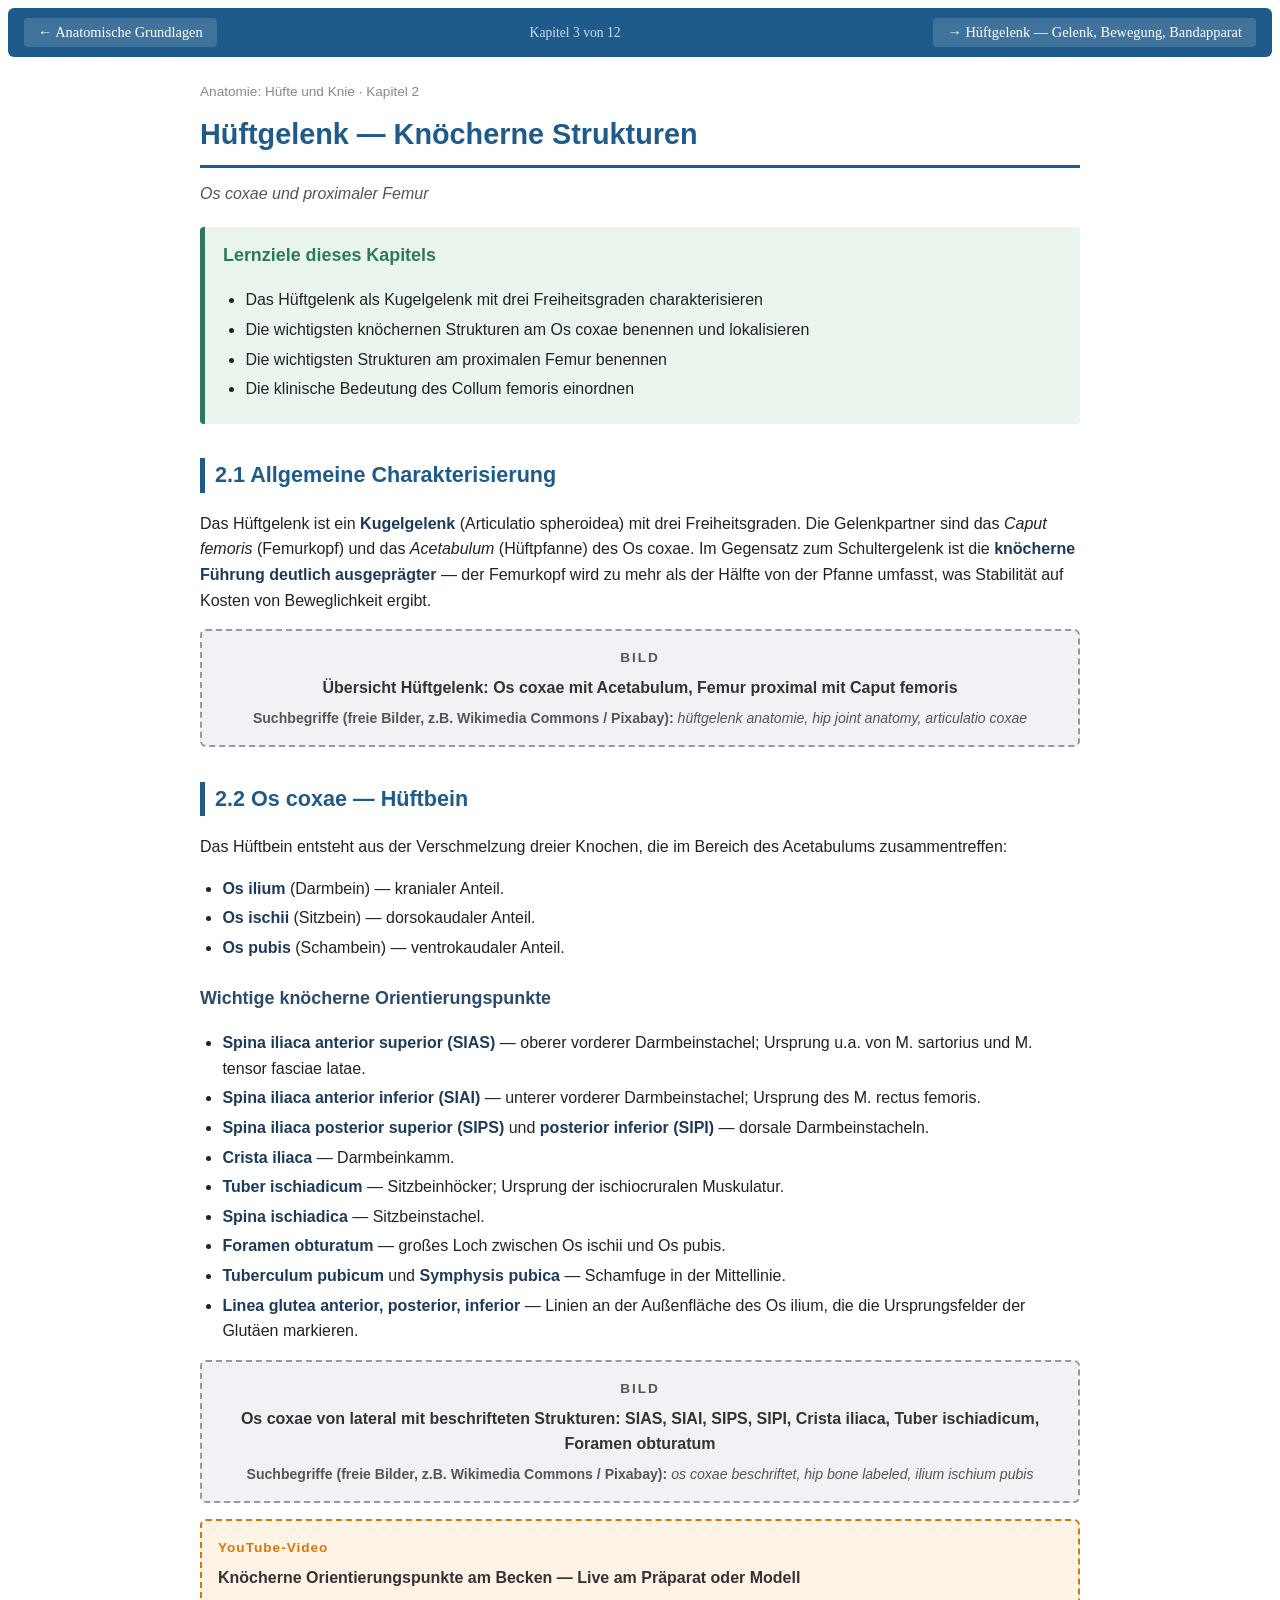
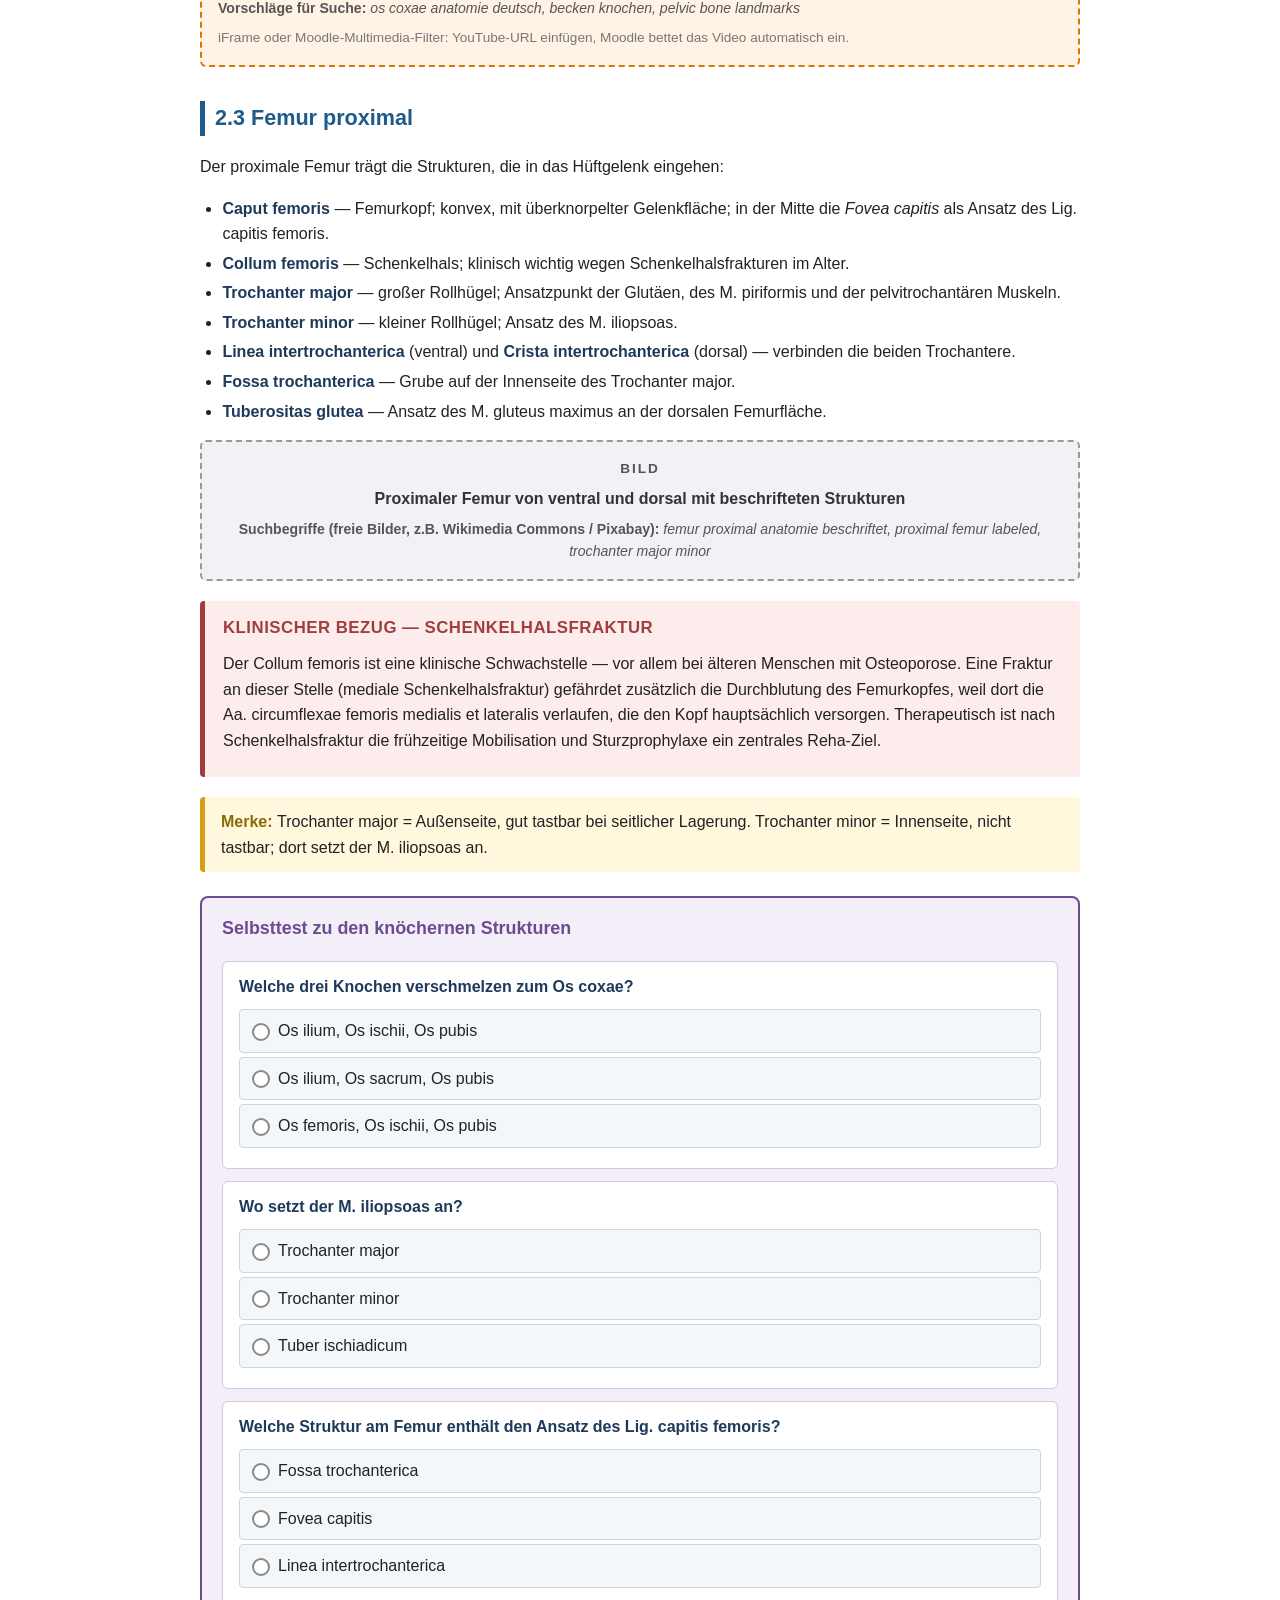
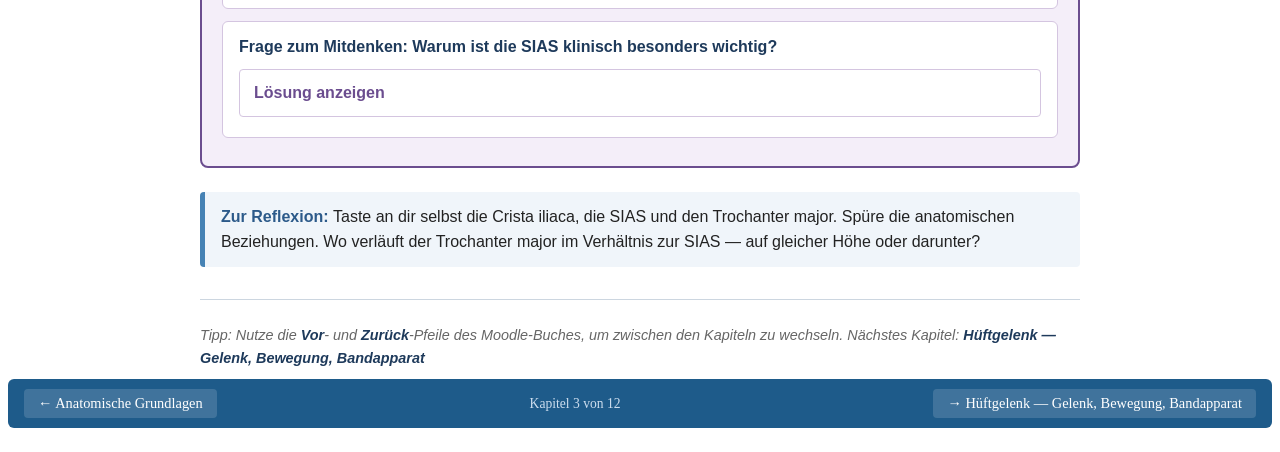
<file: Referenz/02_huefte_knochen.html>
<!DOCTYPE html>
<html lang="de">
<head>
  <meta charset="UTF-8">
  <meta name="viewport" content="width=device-width, initial-scale=1.0">
  <title>Hüftgelenk — Knöcherne Strukturen</title>
  <script src="scorm_api.js"></script>
  
<style>
.scorm-nav {
  display: flex; justify-content: space-between; align-items: center;
  padding: 10px 16px; background: #1e5b8a; border-radius: 6px;
  margin-bottom: 24px; gap: 12px;
}
.nav-btn {
  color: #fff; text-decoration: none; font-size: 0.9em;
  background: rgba(255,255,255,0.15); padding: 6px 14px;
  border-radius: 4px; white-space: nowrap;
}
.nav-btn:hover { background: rgba(255,255,255,0.3); }
.nav-btn.disabled { opacity: 0.4; cursor: default; }
.nav-progress { color: #cde; font-size: 0.85em; }
</style>

  <style>
/* ==== Anatomie-Modul: einheitliches Stylesheet ==== */
.atm { font-family: -apple-system, BlinkMacSystemFont, "Segoe UI", Roboto, sans-serif;
       line-height: 1.6; color: #222; max-width: 880px; margin: 0 auto; }
.atm * { box-sizing: border-box; }
.atm h1 { color: #1e5b8a; border-bottom: 3px solid #1e5b8a; padding-bottom: 8px;
          font-size: 1.8em; margin-top: 0; }
.atm h2 { color: #1e5b8a; margin-top: 1.6em; font-size: 1.35em;
          border-left: 5px solid #1e5b8a; padding-left: 10px; }
.atm h3 { color: #2c4a6b; margin-top: 1.3em; font-size: 1.12em; }
.atm h4 { color: #444; margin-top: 1em; font-size: 1em; }
.atm p { margin: 0.6em 0; }
.atm ul, .atm ol { padding-left: 1.4em; }
.atm li { margin: 0.25em 0; }
.atm strong { color: #1e3a5b; }
.atm em { font-style: italic; }

/* Lernziel-Box (grün) */
.atm-lernziele { background: #eaf5ee; border-left: 5px solid #2c7a5b;
  padding: 14px 18px; border-radius: 4px; margin: 20px 0; }
.atm-lernziele h3 { color: #2c7a5b; margin-top: 0; }
.atm-lernziele ul { margin: 0.5em 0; }

/* Merke / Eselsbrücke (gelb) */
.atm-merke { background: #fff8dc; border-left: 5px solid #d4a017;
  padding: 12px 16px; border-radius: 4px; margin: 18px 0; }
.atm-merke::before { content: "Merke: "; font-weight: bold; color: #8a6a0a; }

.atm-eselsbrücke { background: #fff8dc; border-left: 5px solid #d4a017;
  padding: 12px 16px; border-radius: 4px; margin: 18px 0; }
.atm-eselsbrücke::before { content: "Eselsbrücke: "; font-weight: bold; color: #8a6a0a; }

/* Klinischer Bezug (rot) */
.atm-klinik { background: #fdecec; border-left: 5px solid #a13d3d;
  padding: 14px 18px; border-radius: 4px; margin: 20px 0; }
.atm-klinik h4 { color: #a13d3d; margin-top: 0; margin-bottom: 8px;
  font-size: 1.05em; text-transform: uppercase; letter-spacing: 0.5px; }

/* Info-Input (hellblau) */
.atm-info { background: #e8f0f8; border-left: 5px solid #4682b4;
  padding: 12px 16px; border-radius: 4px; margin: 18px 0; }
.atm-info h4 { color: #2c5a8a; margin-top: 0; margin-bottom: 6px; font-size: 1em; }

/* Tabellen */
.atm-tabelle { width: 100%; border-collapse: collapse; margin: 16px 0;
  font-size: 0.95em; }
.atm-tabelle th, .atm-tabelle td { border: 1px solid #ccd6e0;
  padding: 8px 12px; text-align: left; vertical-align: top; }
.atm-tabelle th { background: #1e5b8a; color: #fff; font-weight: 600; }
.atm-tabelle tr:nth-child(even) td { background: #f4f7fa; }

/* Muskelbox (kompaktes Datenblatt) */
.atm-muskel { background: #f4f7fa; border: 1px solid #ccd6e0;
  border-radius: 6px; padding: 12px 16px; margin: 14px 0; }
.atm-muskel h4 { color: #1e5b8a; margin: 0 0 8px 0; font-size: 1.08em; }
.atm-muskel dl { margin: 6px 0; display: grid;
  grid-template-columns: 130px 1fr; gap: 4px 12px; }
.atm-muskel dt { font-weight: 600; color: #2c4a6b; }
.atm-muskel dd { margin: 0; }

/* Bild-Platzhalter */
.atm-bild { background: #f0f2f5; border: 2px dashed #999;
  padding: 16px; margin: 16px 0; border-radius: 6px; text-align: center; }
.atm-bild::before { content: "BILD"; display: block;
  font-weight: bold; color: #555; font-size: 0.85em;
  letter-spacing: 2px; margin-bottom: 6px; }
.atm-bild .atm-bild-titel { font-weight: 600; color: #333; }
.atm-bild .atm-bild-such { font-size: 0.88em; color: #555; margin-top: 6px;
  font-style: italic; }
.atm-bild .atm-bild-such::before { content: "Suchbegriffe (freie Bilder, z.B. Wikimedia Commons / Pixabay): ";
  font-style: normal; font-weight: 600; }

/* Video-Platzhalter (YouTube) */
.atm-video { background: #fff3e6; border: 2px dashed #d97706;
  padding: 16px; margin: 16px 0; border-radius: 6px; }
.atm-video::before { content: "YouTube-Video"; display: block;
  font-weight: bold; color: #d97706; font-size: 0.85em;
  letter-spacing: 1px; margin-bottom: 6px; }
.atm-video .atm-video-titel { font-weight: 600; color: #333; }
.atm-video .atm-video-such { font-size: 0.88em; color: #555; margin-top: 6px;
  font-style: italic; }
.atm-video .atm-video-such::before { content: "Vorschläge für Suche: ";
  font-style: normal; font-weight: 600; }
.atm-video .atm-video-anleit { font-size: 0.85em; color: #777; margin-top: 8px; }

/* Selbsttest (lila) */
.atm-quiz { background: #f4eef9; border: 2px solid #6b4d8f;
  border-radius: 8px; padding: 16px 20px; margin: 24px 0; }
.atm-quiz h3 { color: #6b4d8f; margin-top: 0; }
.atm-quiz h3::before { content: "Selbsttest "; }

.atm-frage { background: #fff; border: 1px solid #d4c5e0;
  border-radius: 6px; padding: 12px 16px; margin: 12px 0; }
.atm-frage > p:first-child { font-weight: 600; color: #1e3a5b; margin-top: 0; }

/* Multiple-Choice-Optionen mit CSS-only Feedback */
.atm-mc { margin: 8px 0; }
.atm-mc input[type="radio"] { display: none; }
.atm-mc label { display: block; padding: 8px 12px; margin: 4px 0;
  background: #f4f7fa; border: 1px solid #ccd6e0; border-radius: 4px;
  cursor: pointer; transition: background 0.15s; }
.atm-mc label:hover { background: #e3ebf4; }
.atm-mc label::before { content: ""; display: inline-block; width: 14px; height: 14px;
  border: 2px solid #888; border-radius: 50%; margin-right: 8px;
  vertical-align: middle; background: #fff; }
.atm-mc input[type="radio"]:checked + label { background: #e0d4ec;
  border-color: #6b4d8f; }
.atm-mc input[type="radio"]:checked + label::before { background: #6b4d8f;
  border-color: #6b4d8f; }
.atm-feedback { display: none; padding: 10px 14px; margin-top: 6px;
  border-radius: 4px; font-size: 0.95em; }
.atm-richtig { background: #e0f0e0; border-left: 4px solid #2c7a5b; color: #1e4a30; }
.atm-falsch { background: #f8e0e0; border: none; border-left: 4px solid #a13d3d; color: #6b2020; }

/* Lösung-aufdecken Box */
details.atm-lösung { background: #fff; border: 1px solid #d4c5e0;
  border-radius: 4px; padding: 10px 14px; margin: 8px 0; }
details.atm-lösung summary { cursor: pointer; font-weight: 600; color: #6b4d8f;
  list-style: none; }
details.atm-lösung summary::before { content: "Lösung anzeigen "; }
details.atm-lösung[open] summary::before { content: "Lösung verbergen "; }
details.atm-lösung[open] summary { margin-bottom: 8px; border-bottom: 1px solid #e0d4ec; padding-bottom: 6px; }

/* Reflexion */
.atm-reflexion { background: #f0f5fa; border-left: 5px solid #4682b4;
  padding: 12px 16px; border-radius: 4px; margin: 16px 0; }
.atm-reflexion::before { content: "Zur Reflexion: "; font-weight: bold; color: #2c5a8a; }

/* Navigation am Ende */
.atm-nav { margin-top: 32px; padding-top: 16px; border-top: 1px solid #ccd6e0;
  font-size: 0.9em; color: #666; }
.atm-nav .atm-nav-hinweis { font-style: italic; }

/* Mobile */
@media (max-width: 600px) {
  .atm h1 { font-size: 1.5em; }
  .atm-muskel dl { grid-template-columns: 1fr; }
  .atm-muskel dt { margin-top: 6px; }
}

#q004o0:checked ~ #q004o0-fb { display:block; } #q004o1:checked ~ #q004o1-fb { display:block; } #q004o2:checked ~ #q004o2-fb { display:block; }
#q005o0:checked ~ #q005o0-fb { display:block; } #q005o1:checked ~ #q005o1-fb { display:block; } #q005o2:checked ~ #q005o2-fb { display:block; }
#q006o0:checked ~ #q006o0-fb { display:block; } #q006o1:checked ~ #q006o1-fb { display:block; } #q006o2:checked ~ #q006o2-fb { display:block; }</style>
</head>
<body>
<div class="scorm-nav">
  <a class="nav-btn" href="01_grundlagen.html">← Anatomische Grundlagen</a>
  <span class="nav-progress">Kapitel 3 von 12</span>
  <a class="nav-btn" href="03_huefte_gelenk.html">→ Hüftgelenk — Gelenk, Bewegung, Bandapparat</a>
</div>
<div class="atm">
  <p style="color:#888;font-size:0.85em;margin-top:0;">Anatomie: Hüfte und Knie &middot; Kapitel 2</p>
  <h1>Hüftgelenk &mdash; Knöcherne Strukturen</h1>
  <p style="color:#555;font-style:italic;margin-top:-6px;">Os coxae und proximaler Femur</p>

  <div class="atm-lernziele">
    <h3>Lernziele dieses Kapitels</h3>
    <ul>
      <li>Das Hüftgelenk als Kugelgelenk mit drei Freiheitsgraden charakterisieren</li>
      <li>Die wichtigsten knöchernen Strukturen am Os coxae benennen und lokalisieren</li>
      <li>Die wichtigsten Strukturen am proximalen Femur benennen</li>
      <li>Die klinische Bedeutung des Collum femoris einordnen</li>
    </ul>
  </div>

  
  <h2>2.1 Allgemeine Charakterisierung</h2>
  <p>Das Hüftgelenk ist ein <strong>Kugelgelenk</strong> (Articulatio spheroidea) mit drei Freiheitsgraden.
  Die Gelenkpartner sind das <em>Caput femoris</em> (Femurkopf) und das <em>Acetabulum</em> (Hüftpfanne)
  des Os coxae. Im Gegensatz zum Schultergelenk ist die <strong>knöcherne Führung deutlich ausgeprägter</strong>
  &mdash; der Femurkopf wird zu mehr als der Hälfte von der Pfanne umfasst, was Stabilität auf Kosten von
  Beweglichkeit ergibt.</p>

  <div class="atm-bild">
  <div class="atm-bild-titel">Übersicht Hüftgelenk: Os coxae mit Acetabulum, Femur proximal mit Caput femoris</div>
  
  <div class="atm-bild-such">hüftgelenk anatomie, hip joint anatomy, articulatio coxae</div>
</div>

  <h2>2.2 Os coxae &mdash; Hüftbein</h2>
  <p>Das Hüftbein entsteht aus der Verschmelzung dreier Knochen, die im Bereich des Acetabulums zusammentreffen:</p>
  <ul>
    <li><strong>Os ilium</strong> (Darmbein) &mdash; kranialer Anteil.</li>
    <li><strong>Os ischii</strong> (Sitzbein) &mdash; dorsokaudaler Anteil.</li>
    <li><strong>Os pubis</strong> (Schambein) &mdash; ventrokaudaler Anteil.</li>
  </ul>

  <h3>Wichtige knöcherne Orientierungspunkte</h3>
  <ul>
    <li><strong>Spina iliaca anterior superior (SIAS)</strong> &mdash; oberer vorderer Darmbeinstachel; Ursprung u.a. von M. sartorius und M. tensor fasciae latae.</li>
    <li><strong>Spina iliaca anterior inferior (SIAI)</strong> &mdash; unterer vorderer Darmbeinstachel; Ursprung des M. rectus femoris.</li>
    <li><strong>Spina iliaca posterior superior (SIPS)</strong> und <strong>posterior inferior (SIPI)</strong> &mdash; dorsale Darmbeinstacheln.</li>
    <li><strong>Crista iliaca</strong> &mdash; Darmbeinkamm.</li>
    <li><strong>Tuber ischiadicum</strong> &mdash; Sitzbeinhöcker; Ursprung der ischiocruralen Muskulatur.</li>
    <li><strong>Spina ischiadica</strong> &mdash; Sitzbeinstachel.</li>
    <li><strong>Foramen obturatum</strong> &mdash; großes Loch zwischen Os ischii und Os pubis.</li>
    <li><strong>Tuberculum pubicum</strong> und <strong>Symphysis pubica</strong> &mdash; Schamfuge in der Mittellinie.</li>
    <li><strong>Linea glutea anterior, posterior, inferior</strong> &mdash; Linien an der Außenfläche des Os ilium, die die Ursprungsfelder der Glutäen markieren.</li>
  </ul>

  <div class="atm-bild">
  <div class="atm-bild-titel">Os coxae von lateral mit beschrifteten Strukturen: SIAS, SIAI, SIPS, SIPI, Crista iliaca, Tuber ischiadicum, Foramen obturatum</div>
  
  <div class="atm-bild-such">os coxae beschriftet, hip bone labeled, ilium ischium pubis</div>
</div>

  <div class="atm-video">
  <div class="atm-video-titel">Knöcherne Orientierungspunkte am Becken &mdash; Live am Präparat oder Modell</div>
  <div class="atm-video-such">os coxae anatomie deutsch, becken knochen, pelvic bone landmarks</div>
  <div class="atm-video-anleit">iFrame oder Moodle-Multimedia-Filter: YouTube-URL einfügen, Moodle bettet das Video automatisch ein.</div>
</div>

  <h2>2.3 Femur proximal</h2>
  <p>Der proximale Femur trägt die Strukturen, die in das Hüftgelenk eingehen:</p>
  <ul>
    <li><strong>Caput femoris</strong> &mdash; Femurkopf; konvex, mit überknorpelter Gelenkfläche;
        in der Mitte die <em>Fovea capitis</em> als Ansatz des Lig. capitis femoris.</li>
    <li><strong>Collum femoris</strong> &mdash; Schenkelhals; klinisch wichtig wegen Schenkelhalsfrakturen im Alter.</li>
    <li><strong>Trochanter major</strong> &mdash; großer Rollhügel; Ansatzpunkt der Glutäen,
        des M. piriformis und der pelvitrochantären Muskeln.</li>
    <li><strong>Trochanter minor</strong> &mdash; kleiner Rollhügel; Ansatz des M. iliopsoas.</li>
    <li><strong>Linea intertrochanterica</strong> (ventral) und <strong>Crista intertrochanterica</strong>
        (dorsal) &mdash; verbinden die beiden Trochantere.</li>
    <li><strong>Fossa trochanterica</strong> &mdash; Grube auf der Innenseite des Trochanter major.</li>
    <li><strong>Tuberositas glutea</strong> &mdash; Ansatz des M. gluteus maximus an der dorsalen Femurfläche.</li>
  </ul>

  <div class="atm-bild">
  <div class="atm-bild-titel">Proximaler Femur von ventral und dorsal mit beschrifteten Strukturen</div>
  
  <div class="atm-bild-such">femur proximal anatomie beschriftet, proximal femur labeled, trochanter major minor</div>
</div>

  <div class="atm-klinik"><h4>Klinischer Bezug &mdash; Schenkelhalsfraktur</h4><p>Der Collum femoris ist eine klinische Schwachstelle &mdash; vor allem bei älteren Menschen mit Osteoporose. Eine Fraktur an dieser Stelle (mediale Schenkelhalsfraktur) gefährdet zusätzlich die Durchblutung des Femurkopfes, weil dort die Aa. circumflexae femoris medialis et lateralis verlaufen, die den Kopf hauptsächlich versorgen. Therapeutisch ist nach Schenkelhalsfraktur die frühzeitige Mobilisation und Sturzprophylaxe ein zentrales Reha-Ziel.</p></div>

  <div class="atm-merke">Trochanter major = Außenseite, gut tastbar bei seitlicher Lagerung. Trochanter minor = Innenseite, nicht tastbar; dort setzt der M. iliopsoas an.</div>

  <div class="atm-quiz"><h3>zu den knöchernen Strukturen</h3><div class="atm-frage"><p>Welche drei Knochen verschmelzen zum Os coxae?</p><div class="atm-mc">
<input type="radio" name="q004" id="q004o0">
<label for="q004o0">Os ilium, Os ischii, Os pubis</label>
<div class="atm-feedback atm-richtig" id="q004o0-fb">Richtig! Diese drei Knochen treffen sich im Bereich des Acetabulums.</div>
<input type="radio" name="q004" id="q004o1">
<label for="q004o1">Os ilium, Os sacrum, Os pubis</label>
<div class="atm-feedback atm-falsch" id="q004o1-fb">Falsch. Os sacrum (Kreuzbein) gehört zur Wirbelsäule, nicht zum Hüftbein.</div>
<input type="radio" name="q004" id="q004o2">
<label for="q004o2">Os femoris, Os ischii, Os pubis</label>
<div class="atm-feedback atm-falsch" id="q004o2-fb">Falsch. Os femoris ist der Oberschenkelknochen, kein Bestandteil des Hüftbeins.</div>
</div>

</div>
<div class="atm-frage"><p>Wo setzt der M. iliopsoas an?</p><div class="atm-mc">
<input type="radio" name="q005" id="q005o0">
<label for="q005o0">Trochanter major</label>
<div class="atm-feedback atm-falsch" id="q005o0-fb">Falsch. Am Trochanter major setzen u.a. Glutäen und Piriformis an.</div>
<input type="radio" name="q005" id="q005o1">
<label for="q005o1">Trochanter minor</label>
<div class="atm-feedback atm-richtig" id="q005o1-fb">Richtig! Der M. iliopsoas setzt am Trochanter minor an &mdash; das ist eine sehr wichtige Information für die Funktion als Hüftbeuger.</div>
<input type="radio" name="q005" id="q005o2">
<label for="q005o2">Tuber ischiadicum</label>
<div class="atm-feedback atm-falsch" id="q005o2-fb">Falsch. Am Tuber ischiadicum entspringen die ischiocruralen Muskeln.</div>
</div>

</div>
<div class="atm-frage"><p>Welche Struktur am Femur enthält den Ansatz des Lig. capitis femoris?</p><div class="atm-mc">
<input type="radio" name="q006" id="q006o0">
<label for="q006o0">Fossa trochanterica</label>
<div class="atm-feedback atm-falsch" id="q006o0-fb">Falsch &mdash; in der Fossa trochanterica setzen pelvitrochantäre Muskeln an.</div>
<input type="radio" name="q006" id="q006o1">
<label for="q006o1">Fovea capitis</label>
<div class="atm-feedback atm-richtig" id="q006o1-fb">Richtig! Die kleine zentrale Vertiefung im Caput femoris ist die Fovea capitis.</div>
<input type="radio" name="q006" id="q006o2">
<label for="q006o2">Linea intertrochanterica</label>
<div class="atm-feedback atm-falsch" id="q006o2-fb">Falsch &mdash; an der Linea intertrochanterica setzen Hüftbänder an.</div>
</div>

</div>
<div class="atm-frage">
      <p><strong>Frage zum Mitdenken:</strong> Warum ist die SIAS klinisch besonders wichtig?</p>
      <details class="atm-lösung"><summary></summary><p>Die Spina iliaca anterior superior (SIAS) ist ein leicht tastbarer Knochenpunkt am Becken. Sie dient als <strong>Referenzpunkt für die Beinlängenmessung</strong> (SIAS &rarr; Malleolus medialis), als Ursprungspunkt für M. sartorius und M. tensor fasciae latae, und als Orientierung in der Palpation und bei der Lagerung von Patienten.</p></details>
    </div></div>

  <div class="atm-reflexion">Taste an dir selbst die Crista iliaca, die SIAS und den Trochanter major. Spüre die anatomischen Beziehungen. Wo verläuft der Trochanter major im Verhältnis zur SIAS &mdash; auf gleicher Höhe oder darunter?</div>


  <div class="atm-nav">
    <p class="atm-nav-hinweis">Tipp: Nutze die <strong>Vor</strong>- und <strong>Zurück</strong>-Pfeile des Moodle-Buches, um zwischen den Kapiteln zu wechseln. Nächstes Kapitel: <strong>Hüftgelenk &mdash; Gelenk, Bewegung, Bandapparat</strong></p>
  </div>

</div>
<div class="scorm-nav">
  <a class="nav-btn" href="01_grundlagen.html">← Anatomische Grundlagen</a>
  <span class="nav-progress">Kapitel 3 von 12</span>
  <a class="nav-btn" href="03_huefte_gelenk.html">→ Hüftgelenk — Gelenk, Bewegung, Bandapparat</a>
</div>
</body>
</html>
</file>
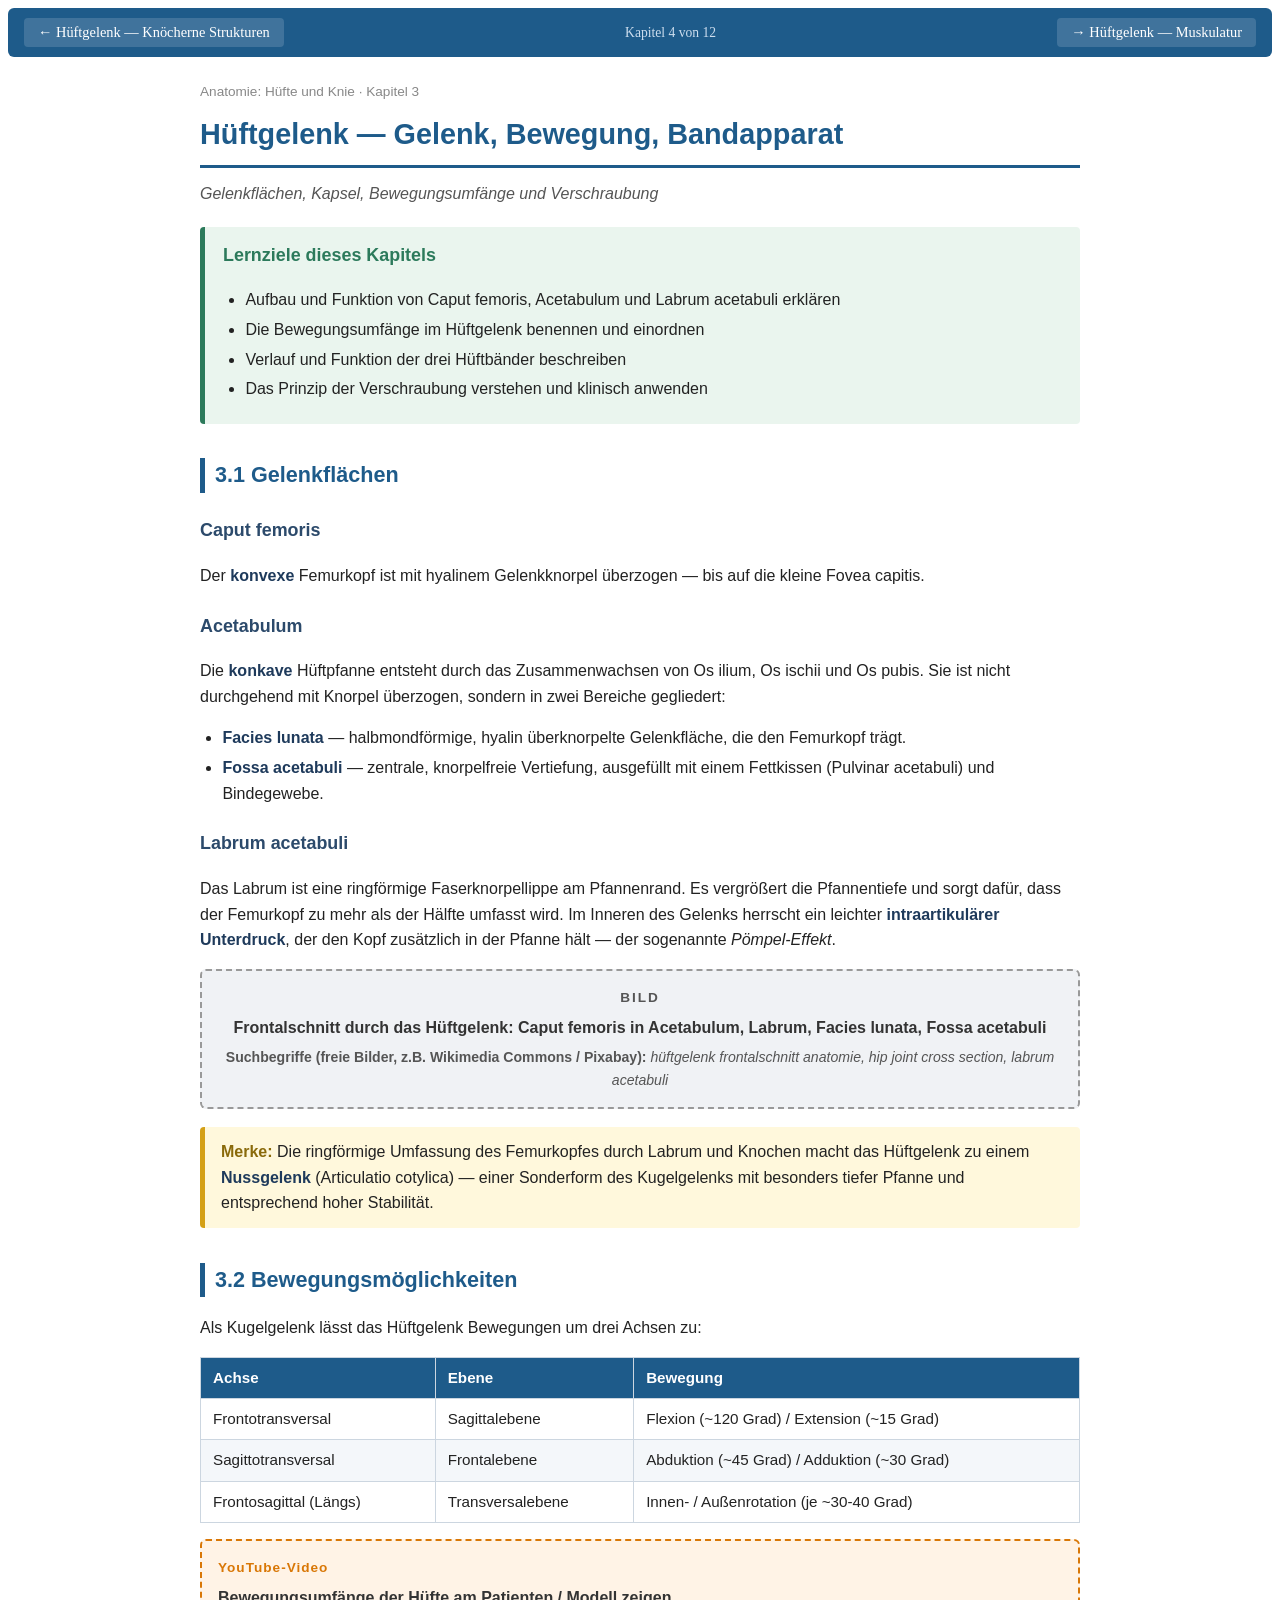
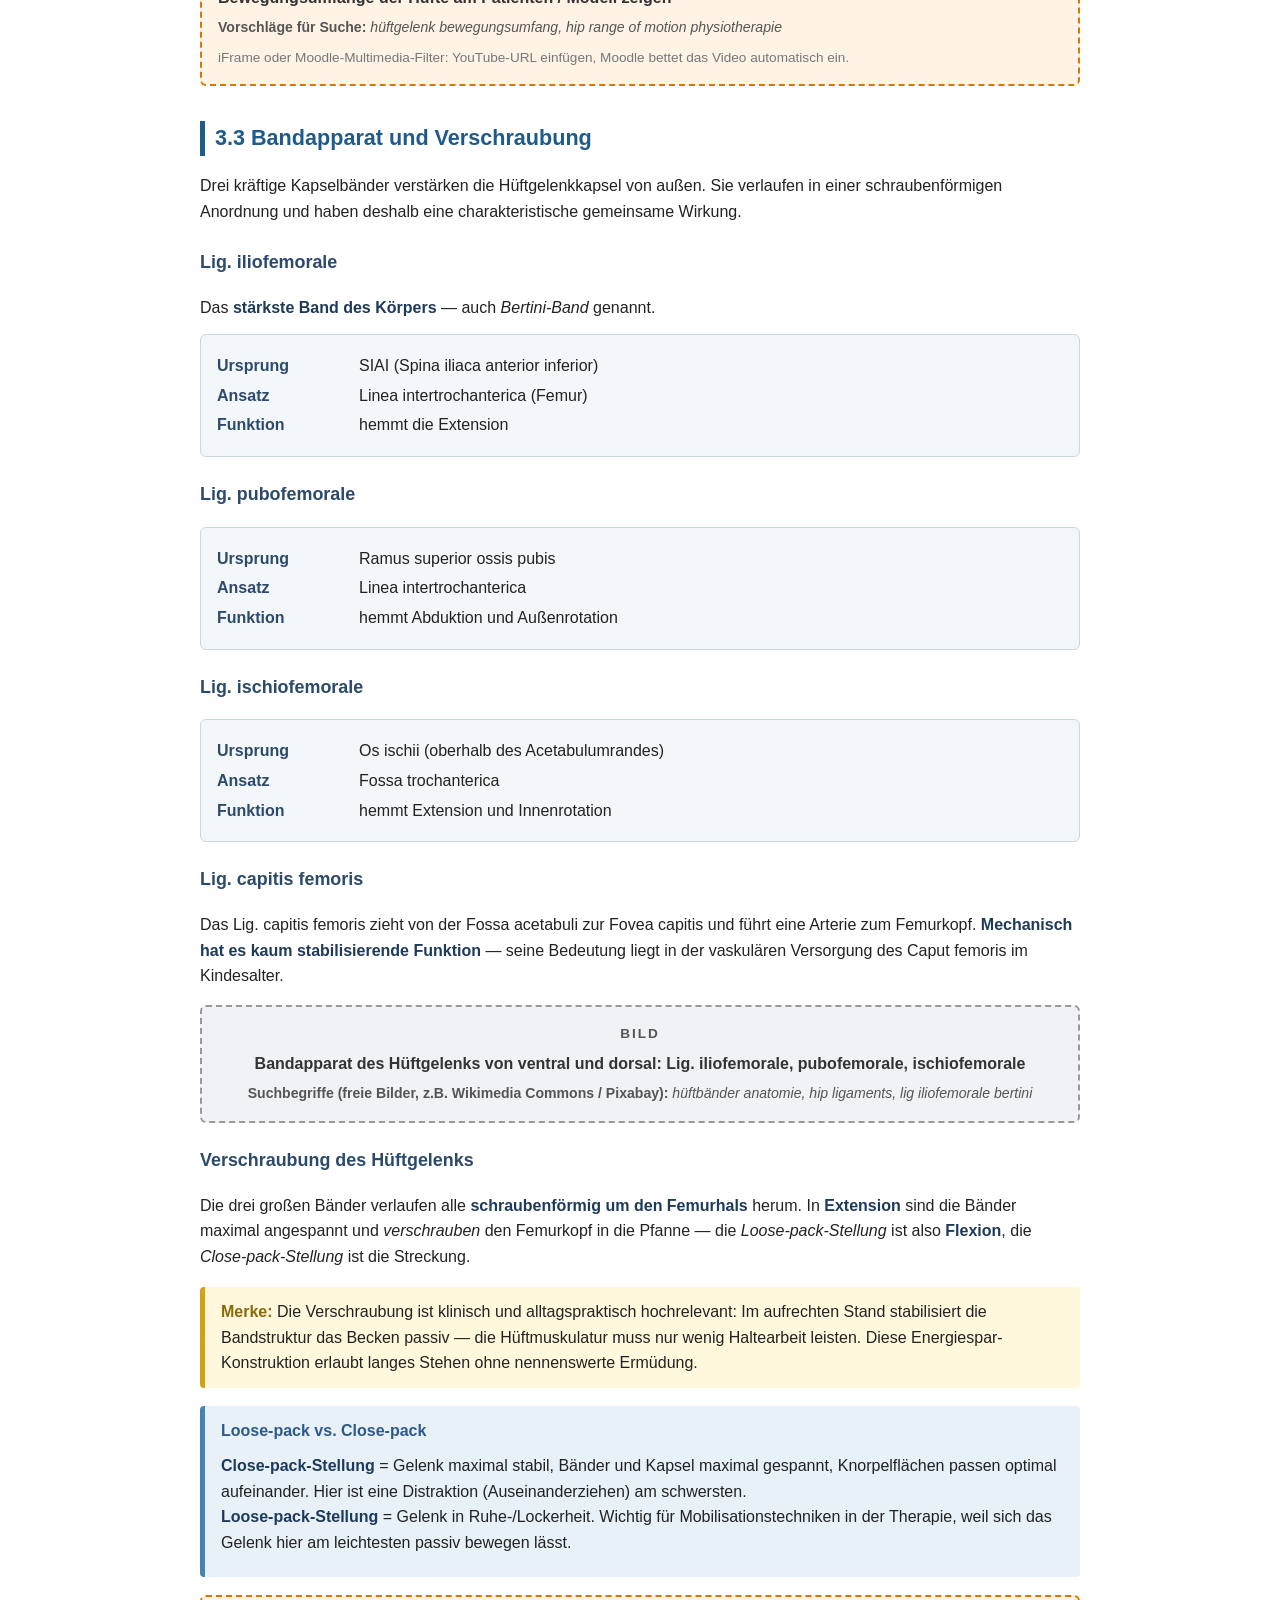
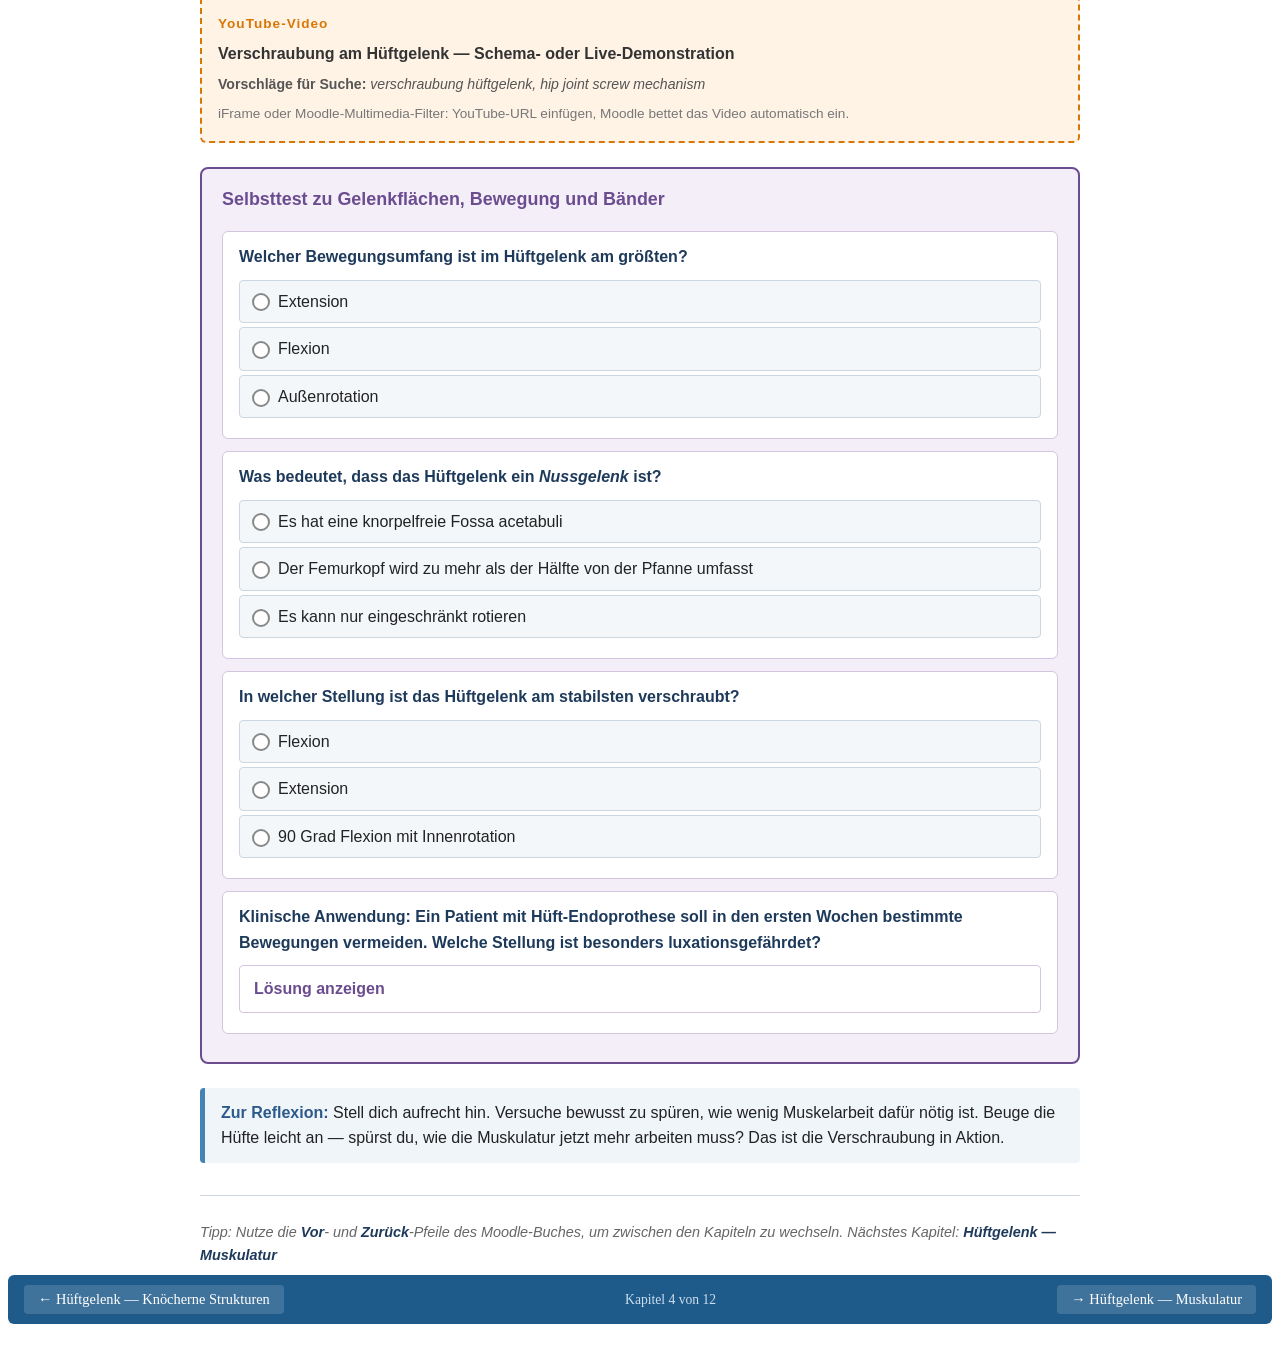
<file: Referenz/03_huefte_gelenk.html>
<!DOCTYPE html>
<html lang="de">
<head>
  <meta charset="UTF-8">
  <meta name="viewport" content="width=device-width, initial-scale=1.0">
  <title>Hüftgelenk — Gelenk, Bewegung, Bandapparat</title>
  <script src="scorm_api.js"></script>
  
<style>
.scorm-nav {
  display: flex; justify-content: space-between; align-items: center;
  padding: 10px 16px; background: #1e5b8a; border-radius: 6px;
  margin-bottom: 24px; gap: 12px;
}
.nav-btn {
  color: #fff; text-decoration: none; font-size: 0.9em;
  background: rgba(255,255,255,0.15); padding: 6px 14px;
  border-radius: 4px; white-space: nowrap;
}
.nav-btn:hover { background: rgba(255,255,255,0.3); }
.nav-btn.disabled { opacity: 0.4; cursor: default; }
.nav-progress { color: #cde; font-size: 0.85em; }
</style>

  <style>
/* ==== Anatomie-Modul: einheitliches Stylesheet ==== */
.atm { font-family: -apple-system, BlinkMacSystemFont, "Segoe UI", Roboto, sans-serif;
       line-height: 1.6; color: #222; max-width: 880px; margin: 0 auto; }
.atm * { box-sizing: border-box; }
.atm h1 { color: #1e5b8a; border-bottom: 3px solid #1e5b8a; padding-bottom: 8px;
          font-size: 1.8em; margin-top: 0; }
.atm h2 { color: #1e5b8a; margin-top: 1.6em; font-size: 1.35em;
          border-left: 5px solid #1e5b8a; padding-left: 10px; }
.atm h3 { color: #2c4a6b; margin-top: 1.3em; font-size: 1.12em; }
.atm h4 { color: #444; margin-top: 1em; font-size: 1em; }
.atm p { margin: 0.6em 0; }
.atm ul, .atm ol { padding-left: 1.4em; }
.atm li { margin: 0.25em 0; }
.atm strong { color: #1e3a5b; }
.atm em { font-style: italic; }

/* Lernziel-Box (grün) */
.atm-lernziele { background: #eaf5ee; border-left: 5px solid #2c7a5b;
  padding: 14px 18px; border-radius: 4px; margin: 20px 0; }
.atm-lernziele h3 { color: #2c7a5b; margin-top: 0; }
.atm-lernziele ul { margin: 0.5em 0; }

/* Merke / Eselsbrücke (gelb) */
.atm-merke { background: #fff8dc; border-left: 5px solid #d4a017;
  padding: 12px 16px; border-radius: 4px; margin: 18px 0; }
.atm-merke::before { content: "Merke: "; font-weight: bold; color: #8a6a0a; }

.atm-eselsbrücke { background: #fff8dc; border-left: 5px solid #d4a017;
  padding: 12px 16px; border-radius: 4px; margin: 18px 0; }
.atm-eselsbrücke::before { content: "Eselsbrücke: "; font-weight: bold; color: #8a6a0a; }

/* Klinischer Bezug (rot) */
.atm-klinik { background: #fdecec; border-left: 5px solid #a13d3d;
  padding: 14px 18px; border-radius: 4px; margin: 20px 0; }
.atm-klinik h4 { color: #a13d3d; margin-top: 0; margin-bottom: 8px;
  font-size: 1.05em; text-transform: uppercase; letter-spacing: 0.5px; }

/* Info-Input (hellblau) */
.atm-info { background: #e8f0f8; border-left: 5px solid #4682b4;
  padding: 12px 16px; border-radius: 4px; margin: 18px 0; }
.atm-info h4 { color: #2c5a8a; margin-top: 0; margin-bottom: 6px; font-size: 1em; }

/* Tabellen */
.atm-tabelle { width: 100%; border-collapse: collapse; margin: 16px 0;
  font-size: 0.95em; }
.atm-tabelle th, .atm-tabelle td { border: 1px solid #ccd6e0;
  padding: 8px 12px; text-align: left; vertical-align: top; }
.atm-tabelle th { background: #1e5b8a; color: #fff; font-weight: 600; }
.atm-tabelle tr:nth-child(even) td { background: #f4f7fa; }

/* Muskelbox (kompaktes Datenblatt) */
.atm-muskel { background: #f4f7fa; border: 1px solid #ccd6e0;
  border-radius: 6px; padding: 12px 16px; margin: 14px 0; }
.atm-muskel h4 { color: #1e5b8a; margin: 0 0 8px 0; font-size: 1.08em; }
.atm-muskel dl { margin: 6px 0; display: grid;
  grid-template-columns: 130px 1fr; gap: 4px 12px; }
.atm-muskel dt { font-weight: 600; color: #2c4a6b; }
.atm-muskel dd { margin: 0; }

/* Bild-Platzhalter */
.atm-bild { background: #f0f2f5; border: 2px dashed #999;
  padding: 16px; margin: 16px 0; border-radius: 6px; text-align: center; }
.atm-bild::before { content: "BILD"; display: block;
  font-weight: bold; color: #555; font-size: 0.85em;
  letter-spacing: 2px; margin-bottom: 6px; }
.atm-bild .atm-bild-titel { font-weight: 600; color: #333; }
.atm-bild .atm-bild-such { font-size: 0.88em; color: #555; margin-top: 6px;
  font-style: italic; }
.atm-bild .atm-bild-such::before { content: "Suchbegriffe (freie Bilder, z.B. Wikimedia Commons / Pixabay): ";
  font-style: normal; font-weight: 600; }

/* Video-Platzhalter (YouTube) */
.atm-video { background: #fff3e6; border: 2px dashed #d97706;
  padding: 16px; margin: 16px 0; border-radius: 6px; }
.atm-video::before { content: "YouTube-Video"; display: block;
  font-weight: bold; color: #d97706; font-size: 0.85em;
  letter-spacing: 1px; margin-bottom: 6px; }
.atm-video .atm-video-titel { font-weight: 600; color: #333; }
.atm-video .atm-video-such { font-size: 0.88em; color: #555; margin-top: 6px;
  font-style: italic; }
.atm-video .atm-video-such::before { content: "Vorschläge für Suche: ";
  font-style: normal; font-weight: 600; }
.atm-video .atm-video-anleit { font-size: 0.85em; color: #777; margin-top: 8px; }

/* Selbsttest (lila) */
.atm-quiz { background: #f4eef9; border: 2px solid #6b4d8f;
  border-radius: 8px; padding: 16px 20px; margin: 24px 0; }
.atm-quiz h3 { color: #6b4d8f; margin-top: 0; }
.atm-quiz h3::before { content: "Selbsttest "; }

.atm-frage { background: #fff; border: 1px solid #d4c5e0;
  border-radius: 6px; padding: 12px 16px; margin: 12px 0; }
.atm-frage > p:first-child { font-weight: 600; color: #1e3a5b; margin-top: 0; }

/* Multiple-Choice-Optionen mit CSS-only Feedback */
.atm-mc { margin: 8px 0; }
.atm-mc input[type="radio"] { display: none; }
.atm-mc label { display: block; padding: 8px 12px; margin: 4px 0;
  background: #f4f7fa; border: 1px solid #ccd6e0; border-radius: 4px;
  cursor: pointer; transition: background 0.15s; }
.atm-mc label:hover { background: #e3ebf4; }
.atm-mc label::before { content: ""; display: inline-block; width: 14px; height: 14px;
  border: 2px solid #888; border-radius: 50%; margin-right: 8px;
  vertical-align: middle; background: #fff; }
.atm-mc input[type="radio"]:checked + label { background: #e0d4ec;
  border-color: #6b4d8f; }
.atm-mc input[type="radio"]:checked + label::before { background: #6b4d8f;
  border-color: #6b4d8f; }
.atm-feedback { display: none; padding: 10px 14px; margin-top: 6px;
  border-radius: 4px; font-size: 0.95em; }
.atm-richtig { background: #e0f0e0; border-left: 4px solid #2c7a5b; color: #1e4a30; }
.atm-falsch { background: #f8e0e0; border: none; border-left: 4px solid #a13d3d; color: #6b2020; }

/* Lösung-aufdecken Box */
details.atm-lösung { background: #fff; border: 1px solid #d4c5e0;
  border-radius: 4px; padding: 10px 14px; margin: 8px 0; }
details.atm-lösung summary { cursor: pointer; font-weight: 600; color: #6b4d8f;
  list-style: none; }
details.atm-lösung summary::before { content: "Lösung anzeigen "; }
details.atm-lösung[open] summary::before { content: "Lösung verbergen "; }
details.atm-lösung[open] summary { margin-bottom: 8px; border-bottom: 1px solid #e0d4ec; padding-bottom: 6px; }

/* Reflexion */
.atm-reflexion { background: #f0f5fa; border-left: 5px solid #4682b4;
  padding: 12px 16px; border-radius: 4px; margin: 16px 0; }
.atm-reflexion::before { content: "Zur Reflexion: "; font-weight: bold; color: #2c5a8a; }

/* Navigation am Ende */
.atm-nav { margin-top: 32px; padding-top: 16px; border-top: 1px solid #ccd6e0;
  font-size: 0.9em; color: #666; }
.atm-nav .atm-nav-hinweis { font-style: italic; }

/* Mobile */
@media (max-width: 600px) {
  .atm h1 { font-size: 1.5em; }
  .atm-muskel dl { grid-template-columns: 1fr; }
  .atm-muskel dt { margin-top: 6px; }
}

#q007o0:checked ~ #q007o0-fb { display:block; } #q007o1:checked ~ #q007o1-fb { display:block; } #q007o2:checked ~ #q007o2-fb { display:block; }
#q008o0:checked ~ #q008o0-fb { display:block; } #q008o1:checked ~ #q008o1-fb { display:block; } #q008o2:checked ~ #q008o2-fb { display:block; }
#q009o0:checked ~ #q009o0-fb { display:block; } #q009o1:checked ~ #q009o1-fb { display:block; } #q009o2:checked ~ #q009o2-fb { display:block; }</style>
</head>
<body>
<div class="scorm-nav">
  <a class="nav-btn" href="02_huefte_knochen.html">← Hüftgelenk — Knöcherne Strukturen</a>
  <span class="nav-progress">Kapitel 4 von 12</span>
  <a class="nav-btn" href="04_huefte_muskeln.html">→ Hüftgelenk — Muskulatur</a>
</div>
<div class="atm">
  <p style="color:#888;font-size:0.85em;margin-top:0;">Anatomie: Hüfte und Knie &middot; Kapitel 3</p>
  <h1>Hüftgelenk &mdash; Gelenk, Bewegung, Bandapparat</h1>
  <p style="color:#555;font-style:italic;margin-top:-6px;">Gelenkflächen, Kapsel, Bewegungsumfänge und Verschraubung</p>

  <div class="atm-lernziele">
    <h3>Lernziele dieses Kapitels</h3>
    <ul>
      <li>Aufbau und Funktion von Caput femoris, Acetabulum und Labrum acetabuli erklären</li>
      <li>Die Bewegungsumfänge im Hüftgelenk benennen und einordnen</li>
      <li>Verlauf und Funktion der drei Hüftbänder beschreiben</li>
      <li>Das Prinzip der Verschraubung verstehen und klinisch anwenden</li>
    </ul>
  </div>

  
  <h2>3.1 Gelenkflächen</h2>

  <h3>Caput femoris</h3>
  <p>Der <strong>konvexe</strong> Femurkopf ist mit hyalinem Gelenkknorpel überzogen &mdash; bis auf
  die kleine Fovea capitis.</p>

  <h3>Acetabulum</h3>
  <p>Die <strong>konkave</strong> Hüftpfanne entsteht durch das Zusammenwachsen von Os ilium, Os ischii
  und Os pubis. Sie ist nicht durchgehend mit Knorpel überzogen, sondern in zwei Bereiche gegliedert:</p>
  <ul>
    <li><strong>Facies lunata</strong> &mdash; halbmondförmige, hyalin überknorpelte Gelenkfläche, die den Femurkopf trägt.</li>
    <li><strong>Fossa acetabuli</strong> &mdash; zentrale, knorpelfreie Vertiefung, ausgefüllt mit einem
        Fettkissen (Pulvinar acetabuli) und Bindegewebe.</li>
  </ul>

  <h3>Labrum acetabuli</h3>
  <p>Das Labrum ist eine ringförmige Faserknorpellippe am Pfannenrand. Es vergrößert die Pfannentiefe
  und sorgt dafür, dass der Femurkopf zu mehr als der Hälfte umfasst wird. Im Inneren des Gelenks herrscht
  ein leichter <strong>intraartikulärer Unterdruck</strong>, der den Kopf zusätzlich in der Pfanne hält
  &mdash; der sogenannte <em>Pömpel-Effekt</em>.</p>

  <div class="atm-bild">
  <div class="atm-bild-titel">Frontalschnitt durch das Hüftgelenk: Caput femoris in Acetabulum, Labrum, Facies lunata, Fossa acetabuli</div>
  
  <div class="atm-bild-such">hüftgelenk frontalschnitt anatomie, hip joint cross section, labrum acetabuli</div>
</div>

  <div class="atm-merke">Die ringförmige Umfassung des Femurkopfes durch Labrum und Knochen macht das Hüftgelenk zu einem <strong>Nussgelenk</strong> (Articulatio cotylica) &mdash; einer Sonderform des Kugelgelenks mit besonders tiefer Pfanne und entsprechend hoher Stabilität.</div>

  <h2>3.2 Bewegungsmöglichkeiten</h2>
  <p>Als Kugelgelenk lässt das Hüftgelenk Bewegungen um drei Achsen zu:</p>

  <table class="atm-tabelle">
    <thead><tr><th>Achse</th><th>Ebene</th><th>Bewegung</th></tr></thead>
    <tbody>
      <tr><td>Frontotransversal</td><td>Sagittalebene</td><td>Flexion (~120 Grad) / Extension (~15 Grad)</td></tr>
      <tr><td>Sagittotransversal</td><td>Frontalebene</td><td>Abduktion (~45 Grad) / Adduktion (~30 Grad)</td></tr>
      <tr><td>Frontosagittal (Längs)</td><td>Transversalebene</td><td>Innen- / Außenrotation (je ~30-40 Grad)</td></tr>
    </tbody>
  </table>

  <div class="atm-video">
  <div class="atm-video-titel">Bewegungsumfänge der Hüfte am Patienten / Modell zeigen</div>
  <div class="atm-video-such">hüftgelenk bewegungsumfang, hip range of motion physiotherapie</div>
  <div class="atm-video-anleit">iFrame oder Moodle-Multimedia-Filter: YouTube-URL einfügen, Moodle bettet das Video automatisch ein.</div>
</div>

  <h2>3.3 Bandapparat und Verschraubung</h2>
  <p>Drei kräftige Kapselbänder verstärken die Hüftgelenkkapsel von außen. Sie verlaufen
  in einer schraubenförmigen Anordnung und haben deshalb eine charakteristische gemeinsame Wirkung.</p>

  <h3>Lig. iliofemorale</h3>
  <p>Das <strong>stärkste Band des Körpers</strong> &mdash; auch <em>Bertini-Band</em> genannt.</p>
  <div class="atm-muskel">
    <dl>
      <dt>Ursprung</dt><dd>SIAI (Spina iliaca anterior inferior)</dd>
      <dt>Ansatz</dt><dd>Linea intertrochanterica (Femur)</dd>
      <dt>Funktion</dt><dd>hemmt die Extension</dd>
    </dl>
  </div>

  <h3>Lig. pubofemorale</h3>
  <div class="atm-muskel">
    <dl>
      <dt>Ursprung</dt><dd>Ramus superior ossis pubis</dd>
      <dt>Ansatz</dt><dd>Linea intertrochanterica</dd>
      <dt>Funktion</dt><dd>hemmt Abduktion und Außenrotation</dd>
    </dl>
  </div>

  <h3>Lig. ischiofemorale</h3>
  <div class="atm-muskel">
    <dl>
      <dt>Ursprung</dt><dd>Os ischii (oberhalb des Acetabulumrandes)</dd>
      <dt>Ansatz</dt><dd>Fossa trochanterica</dd>
      <dt>Funktion</dt><dd>hemmt Extension und Innenrotation</dd>
    </dl>
  </div>

  <h3>Lig. capitis femoris</h3>
  <p>Das Lig. capitis femoris zieht von der Fossa acetabuli zur Fovea capitis und führt eine Arterie
  zum Femurkopf. <strong>Mechanisch hat es kaum stabilisierende Funktion</strong> &mdash; seine Bedeutung
  liegt in der vaskulären Versorgung des Caput femoris im Kindesalter.</p>

  <div class="atm-bild">
  <div class="atm-bild-titel">Bandapparat des Hüftgelenks von ventral und dorsal: Lig. iliofemorale, pubofemorale, ischiofemorale</div>
  
  <div class="atm-bild-such">hüftbänder anatomie, hip ligaments, lig iliofemorale bertini</div>
</div>

  <h3>Verschraubung des Hüftgelenks</h3>
  <p>Die drei großen Bänder verlaufen alle <strong>schraubenförmig um den Femurhals</strong> herum.
  In <strong>Extension</strong> sind die Bänder maximal angespannt und <em>verschrauben</em> den
  Femurkopf in die Pfanne &mdash; die <em>Loose-pack-Stellung</em> ist also <strong>Flexion</strong>,
  die <em>Close-pack-Stellung</em> ist die Streckung.</p>

  <div class="atm-merke">Die Verschraubung ist klinisch und alltagspraktisch hochrelevant: Im aufrechten Stand stabilisiert die Bandstruktur das Becken passiv &mdash; die Hüftmuskulatur muss nur wenig Haltearbeit leisten. Diese Energiespar-Konstruktion erlaubt langes Stehen ohne nennenswerte Ermüdung.</div>

  <div class="atm-info"><h4>Loose-pack vs. Close-pack</h4><p><strong>Close-pack-Stellung</strong> = Gelenk maximal stabil, Bänder und Kapsel maximal gespannt, Knorpelflächen passen optimal aufeinander. Hier ist eine Distraktion (Auseinanderziehen) am schwersten.<br><strong>Loose-pack-Stellung</strong> = Gelenk in Ruhe-/Lockerheit. Wichtig für Mobilisationstechniken in der Therapie, weil sich das Gelenk hier am leichtesten passiv bewegen lässt.</p></div>

  <div class="atm-video">
  <div class="atm-video-titel">Verschraubung am Hüftgelenk &mdash; Schema- oder Live-Demonstration</div>
  <div class="atm-video-such">verschraubung hüftgelenk, hip joint screw mechanism</div>
  <div class="atm-video-anleit">iFrame oder Moodle-Multimedia-Filter: YouTube-URL einfügen, Moodle bettet das Video automatisch ein.</div>
</div>

  <div class="atm-quiz"><h3>zu Gelenkflächen, Bewegung und Bänder</h3><div class="atm-frage"><p>Welcher Bewegungsumfang ist im Hüftgelenk am größten?</p><div class="atm-mc">
<input type="radio" name="q007" id="q007o0">
<label for="q007o0">Extension</label>
<div class="atm-feedback atm-falsch" id="q007o0-fb">Falsch. Die Extension ist mit ca. 15 Grad sogar die kleinste Bewegungsmöglichkeit.</div>
<input type="radio" name="q007" id="q007o1">
<label for="q007o1">Flexion</label>
<div class="atm-feedback atm-richtig" id="q007o1-fb">Richtig! Die Hüftflexion erreicht etwa 120 Grad bei gebeugtem Knie &mdash; die mit Abstand größte Bewegung im Hüftgelenk.</div>
<input type="radio" name="q007" id="q007o2">
<label for="q007o2">Außenrotation</label>
<div class="atm-feedback atm-falsch" id="q007o2-fb">Falsch. Die Außenrotation liegt bei ca. 30-40 Grad.</div>
</div>

</div>
<div class="atm-frage"><p>Was bedeutet, dass das Hüftgelenk ein <em>Nussgelenk</em> ist?</p><div class="atm-mc">
<input type="radio" name="q008" id="q008o0">
<label for="q008o0">Es hat eine knorpelfreie Fossa acetabuli</label>
<div class="atm-feedback atm-falsch" id="q008o0-fb">Das ist zwar zutreffend, definiert aber nicht das Nussgelenk.</div>
<input type="radio" name="q008" id="q008o1">
<label for="q008o1">Der Femurkopf wird zu mehr als der Hälfte von der Pfanne umfasst</label>
<div class="atm-feedback atm-richtig" id="q008o1-fb">Richtig! Ein Nussgelenk (Articulatio cotylica) ist eine Sonderform des Kugelgelenks mit besonders tiefer Pfanne &mdash; daher stabiler als das Schultergelenk.</div>
<input type="radio" name="q008" id="q008o2">
<label for="q008o2">Es kann nur eingeschränkt rotieren</label>
<div class="atm-feedback atm-falsch" id="q008o2-fb">Falsch. Die Rotation ist im Hüftgelenk durchaus möglich (~30-40 Grad in beide Richtungen).</div>
</div>

</div>
<div class="atm-frage"><p>In welcher Stellung ist das Hüftgelenk am stabilsten verschraubt?</p><div class="atm-mc">
<input type="radio" name="q009" id="q009o0">
<label for="q009o0">Flexion</label>
<div class="atm-feedback atm-falsch" id="q009o0-fb">Falsch. In Flexion sind die Bänder entspannt &mdash; das ist die Loose-pack-Stellung.</div>
<input type="radio" name="q009" id="q009o1">
<label for="q009o1">Extension</label>
<div class="atm-feedback atm-richtig" id="q009o1-fb">Richtig! In Extension sind die Bänder maximal gespannt und verschrauben den Femurkopf in die Pfanne &mdash; das erlaubt langes Stehen mit minimaler Muskelarbeit.</div>
<input type="radio" name="q009" id="q009o2">
<label for="q009o2">90 Grad Flexion mit Innenrotation</label>
<div class="atm-feedback atm-falsch" id="q009o2-fb">Falsch. Diese Stellung ist sogar besonders luxationsgefährdet (z.B. nach Hüft-TEP).</div>
</div>

</div>
<div class="atm-frage">
      <p><strong>Klinische Anwendung:</strong> Ein Patient mit Hüft-Endoprothese soll in den ersten Wochen bestimmte Bewegungen vermeiden. Welche Stellung ist besonders luxationsgefährdet?</p>
      <details class="atm-lösung"><summary></summary><p>Die kritische Kombination ist <strong>Hüftflexion &gt; 90 Grad + Adduktion + Innenrotation</strong>. In dieser Stellung sind die Bänder entspannt (Loose-pack) und der Femurkopf kann nach dorsal aus der Pfanne luxieren &mdash; deshalb gilt postoperativ z.B. die Regel: nicht überkreuzt sitzen, nicht tief in den Sessel sinken, nicht beim Sitzen die Beine zur Seite überschlagen.</p></details>
    </div></div>

  <div class="atm-reflexion">Stell dich aufrecht hin. Versuche bewusst zu spüren, wie wenig Muskelarbeit dafür nötig ist. Beuge die Hüfte leicht an &mdash; spürst du, wie die Muskulatur jetzt mehr arbeiten muss? Das ist die Verschraubung in Aktion.</div>


  <div class="atm-nav">
    <p class="atm-nav-hinweis">Tipp: Nutze die <strong>Vor</strong>- und <strong>Zurück</strong>-Pfeile des Moodle-Buches, um zwischen den Kapiteln zu wechseln. Nächstes Kapitel: <strong>Hüftgelenk &mdash; Muskulatur</strong></p>
  </div>

</div>
<div class="scorm-nav">
  <a class="nav-btn" href="02_huefte_knochen.html">← Hüftgelenk — Knöcherne Strukturen</a>
  <span class="nav-progress">Kapitel 4 von 12</span>
  <a class="nav-btn" href="04_huefte_muskeln.html">→ Hüftgelenk — Muskulatur</a>
</div>
</body>
</html>
</file>
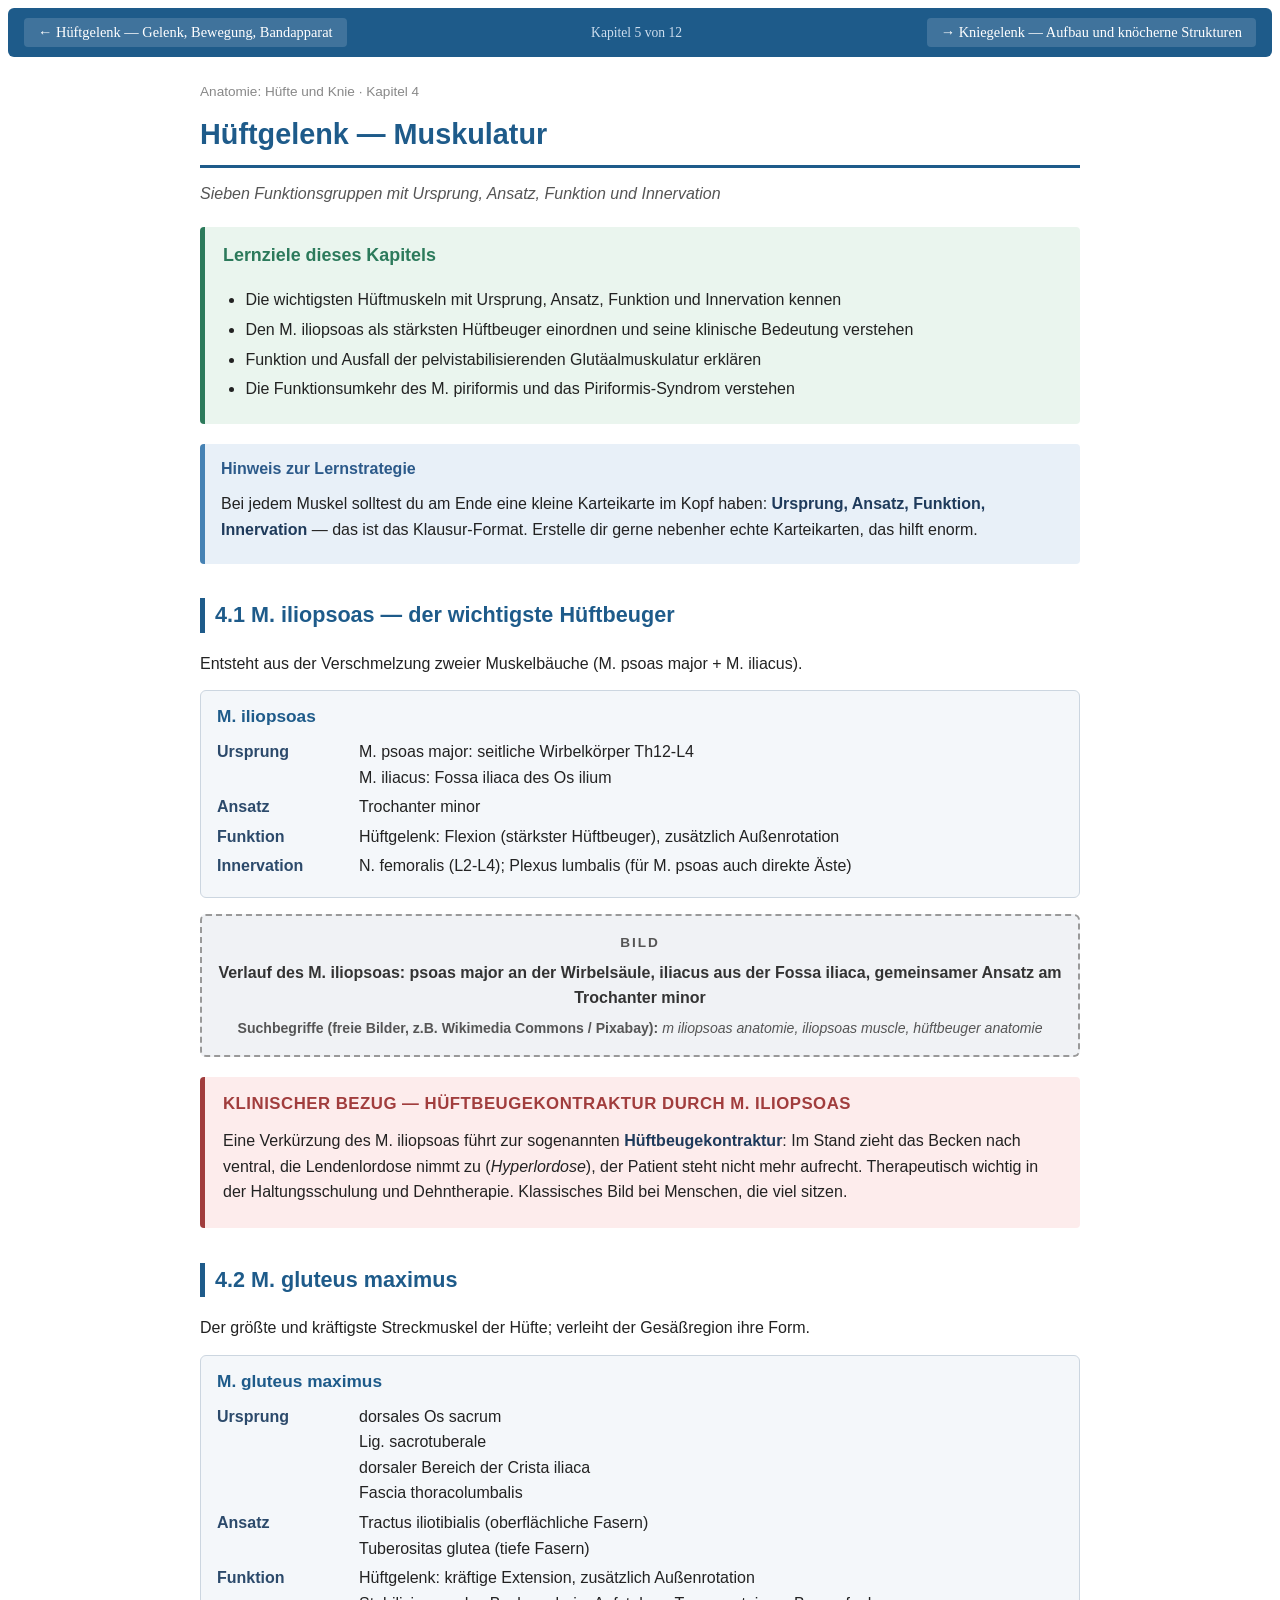
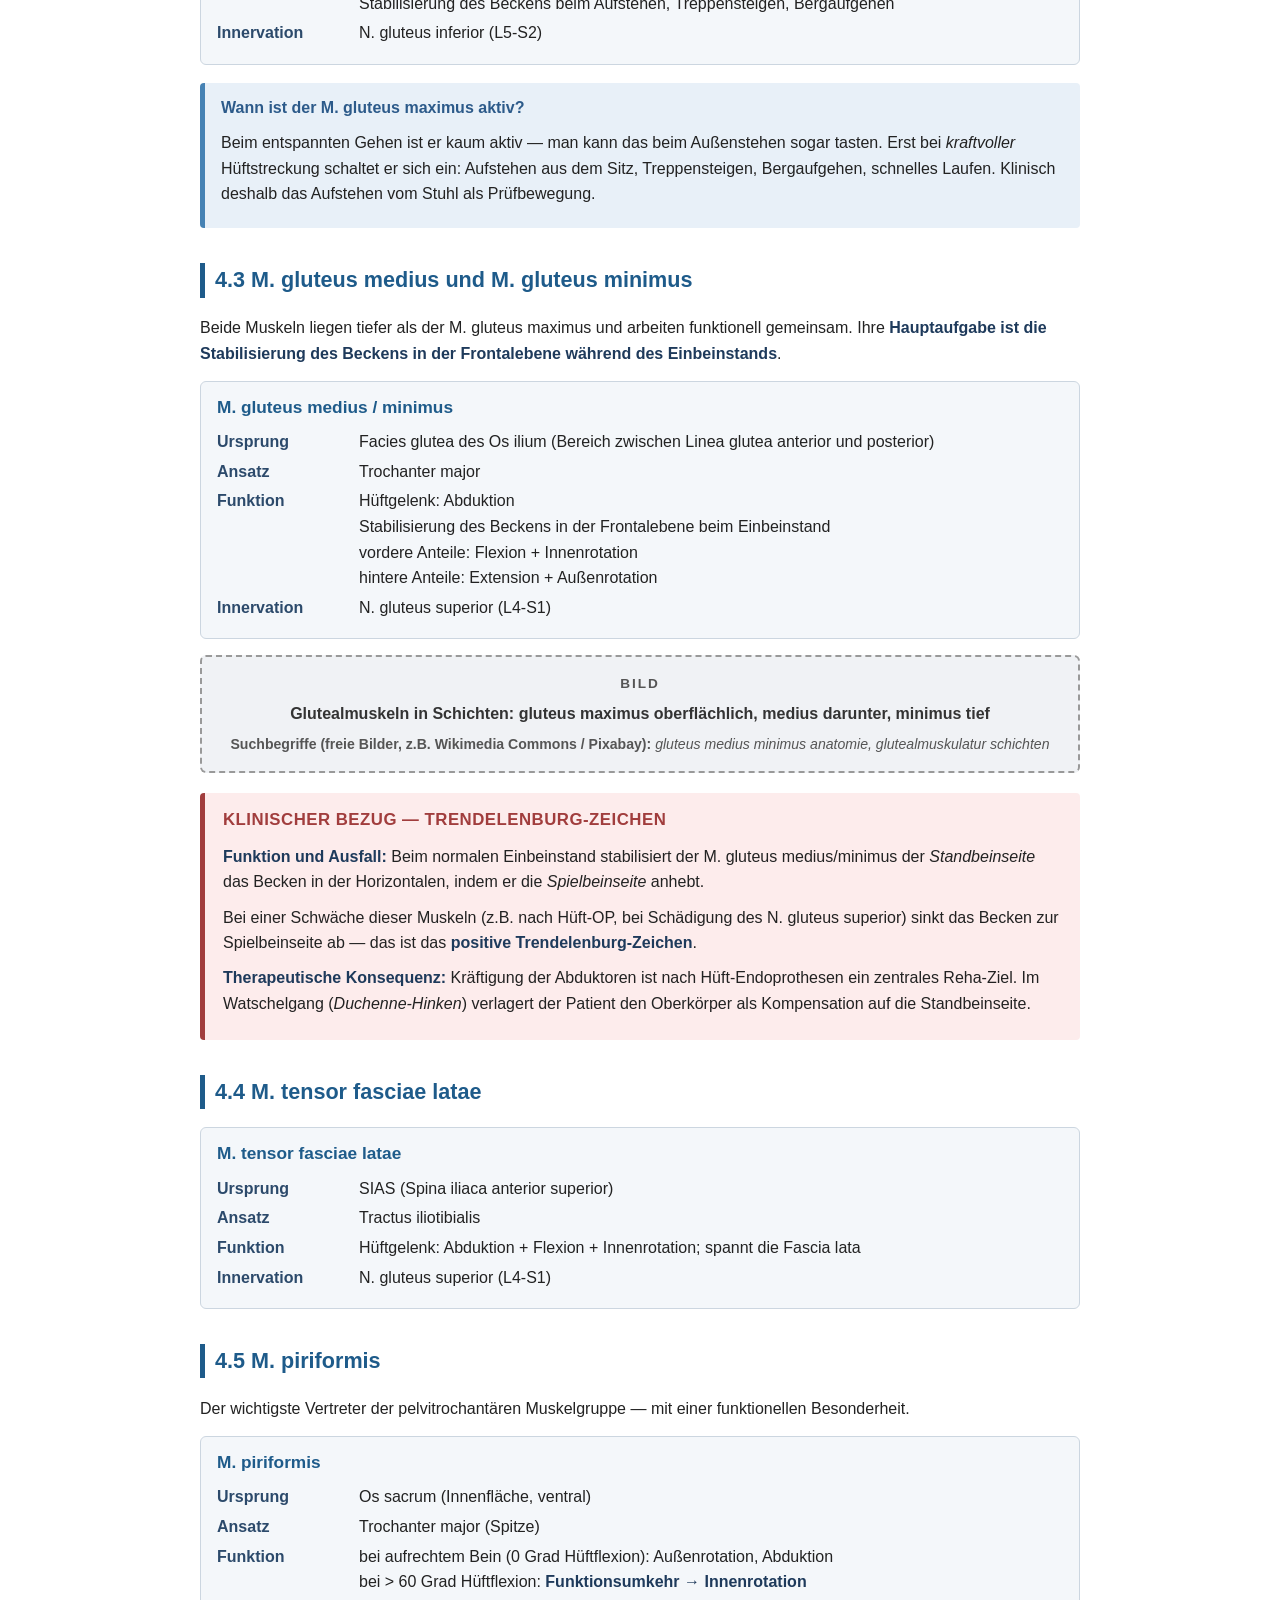
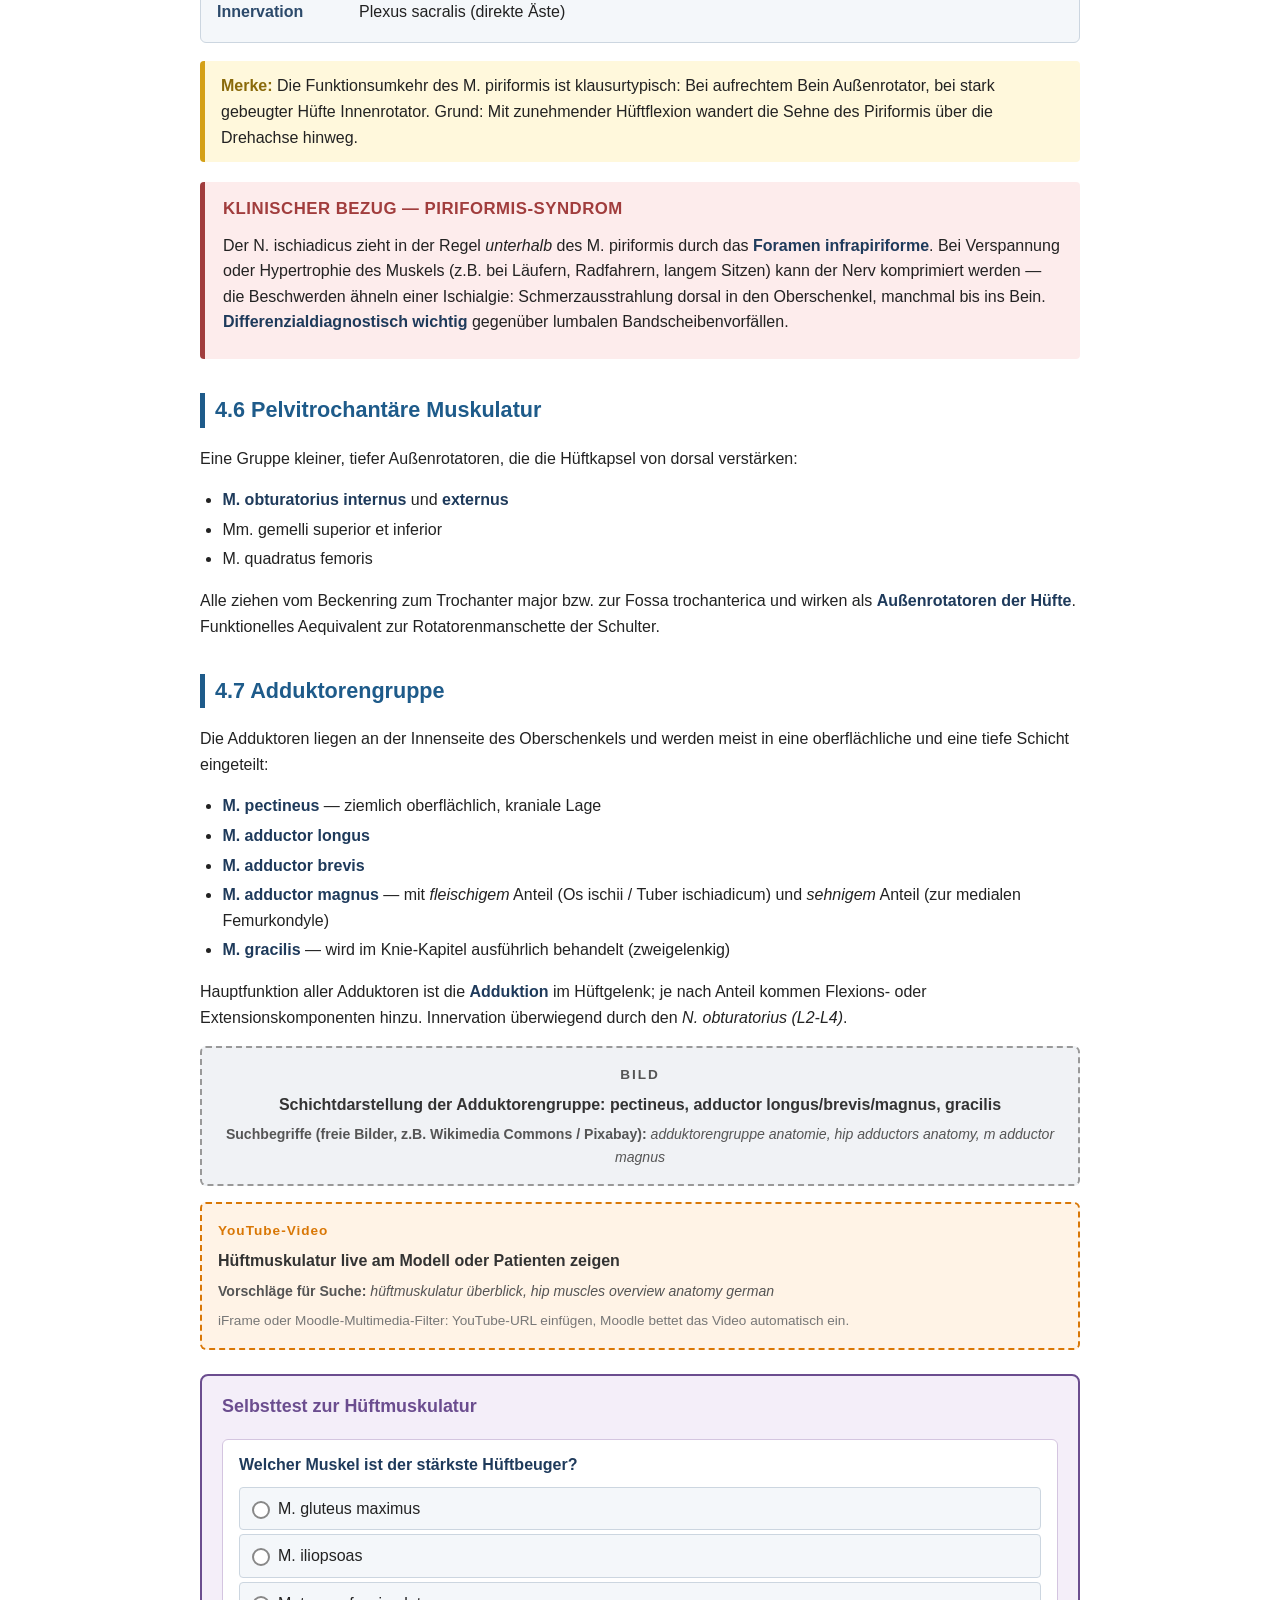
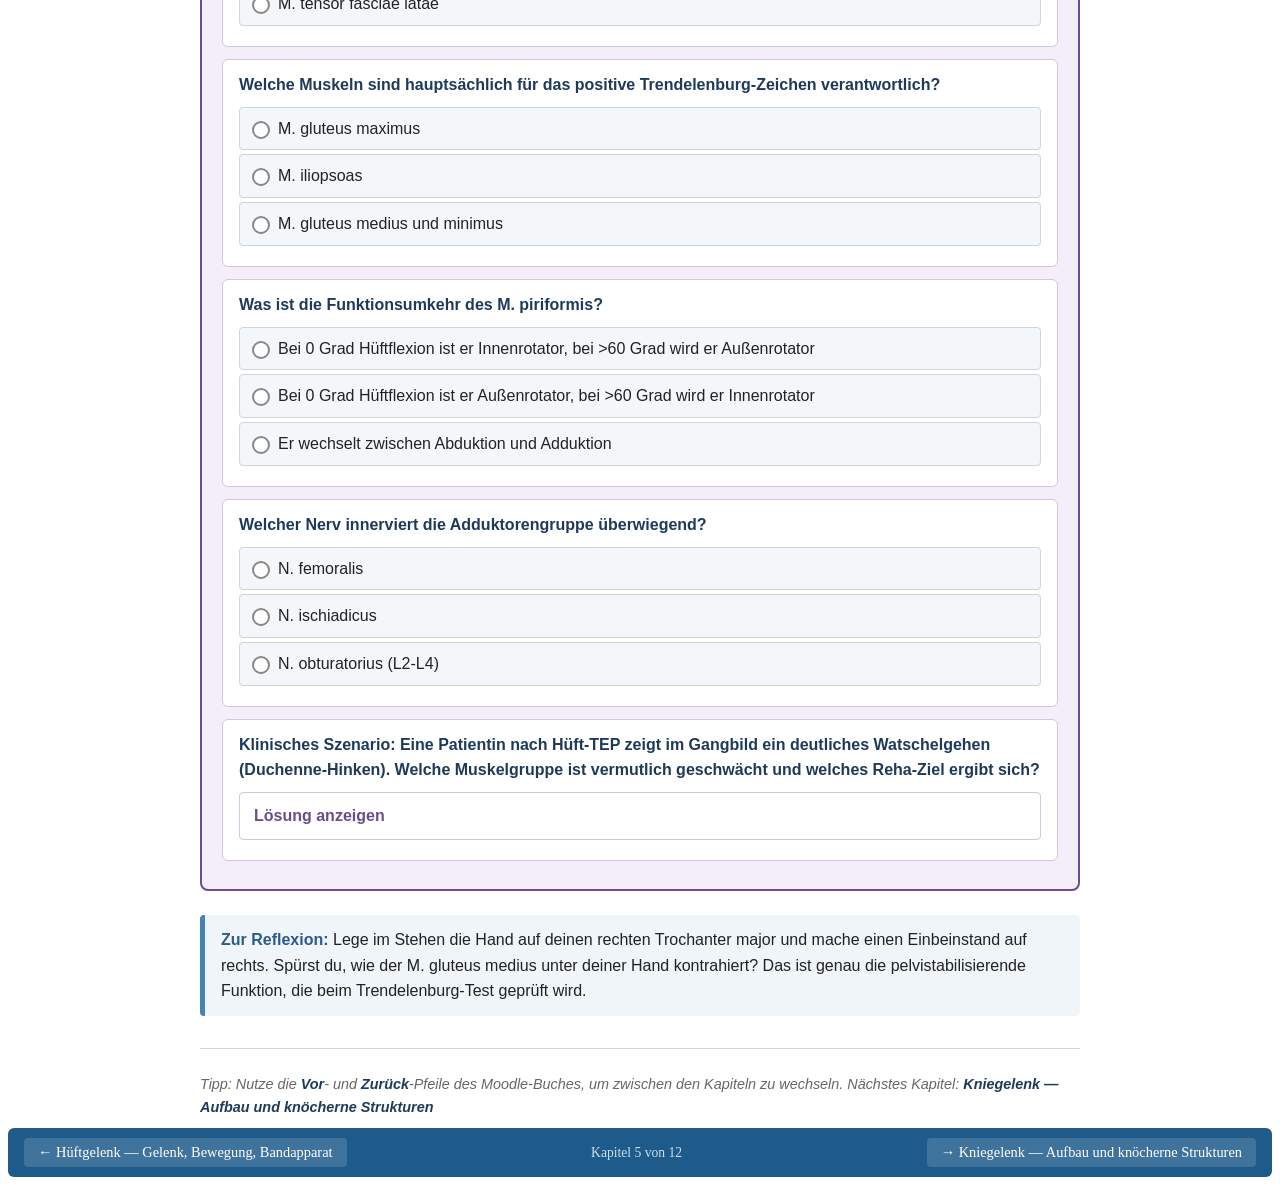
<file: Referenz/04_huefte_muskeln.html>
<!DOCTYPE html>
<html lang="de">
<head>
  <meta charset="UTF-8">
  <meta name="viewport" content="width=device-width, initial-scale=1.0">
  <title>Hüftgelenk — Muskulatur</title>
  <script src="scorm_api.js"></script>
  
<style>
.scorm-nav {
  display: flex; justify-content: space-between; align-items: center;
  padding: 10px 16px; background: #1e5b8a; border-radius: 6px;
  margin-bottom: 24px; gap: 12px;
}
.nav-btn {
  color: #fff; text-decoration: none; font-size: 0.9em;
  background: rgba(255,255,255,0.15); padding: 6px 14px;
  border-radius: 4px; white-space: nowrap;
}
.nav-btn:hover { background: rgba(255,255,255,0.3); }
.nav-btn.disabled { opacity: 0.4; cursor: default; }
.nav-progress { color: #cde; font-size: 0.85em; }
</style>

  <style>
/* ==== Anatomie-Modul: einheitliches Stylesheet ==== */
.atm { font-family: -apple-system, BlinkMacSystemFont, "Segoe UI", Roboto, sans-serif;
       line-height: 1.6; color: #222; max-width: 880px; margin: 0 auto; }
.atm * { box-sizing: border-box; }
.atm h1 { color: #1e5b8a; border-bottom: 3px solid #1e5b8a; padding-bottom: 8px;
          font-size: 1.8em; margin-top: 0; }
.atm h2 { color: #1e5b8a; margin-top: 1.6em; font-size: 1.35em;
          border-left: 5px solid #1e5b8a; padding-left: 10px; }
.atm h3 { color: #2c4a6b; margin-top: 1.3em; font-size: 1.12em; }
.atm h4 { color: #444; margin-top: 1em; font-size: 1em; }
.atm p { margin: 0.6em 0; }
.atm ul, .atm ol { padding-left: 1.4em; }
.atm li { margin: 0.25em 0; }
.atm strong { color: #1e3a5b; }
.atm em { font-style: italic; }

/* Lernziel-Box (grün) */
.atm-lernziele { background: #eaf5ee; border-left: 5px solid #2c7a5b;
  padding: 14px 18px; border-radius: 4px; margin: 20px 0; }
.atm-lernziele h3 { color: #2c7a5b; margin-top: 0; }
.atm-lernziele ul { margin: 0.5em 0; }

/* Merke / Eselsbrücke (gelb) */
.atm-merke { background: #fff8dc; border-left: 5px solid #d4a017;
  padding: 12px 16px; border-radius: 4px; margin: 18px 0; }
.atm-merke::before { content: "Merke: "; font-weight: bold; color: #8a6a0a; }

.atm-eselsbrücke { background: #fff8dc; border-left: 5px solid #d4a017;
  padding: 12px 16px; border-radius: 4px; margin: 18px 0; }
.atm-eselsbrücke::before { content: "Eselsbrücke: "; font-weight: bold; color: #8a6a0a; }

/* Klinischer Bezug (rot) */
.atm-klinik { background: #fdecec; border-left: 5px solid #a13d3d;
  padding: 14px 18px; border-radius: 4px; margin: 20px 0; }
.atm-klinik h4 { color: #a13d3d; margin-top: 0; margin-bottom: 8px;
  font-size: 1.05em; text-transform: uppercase; letter-spacing: 0.5px; }

/* Info-Input (hellblau) */
.atm-info { background: #e8f0f8; border-left: 5px solid #4682b4;
  padding: 12px 16px; border-radius: 4px; margin: 18px 0; }
.atm-info h4 { color: #2c5a8a; margin-top: 0; margin-bottom: 6px; font-size: 1em; }

/* Tabellen */
.atm-tabelle { width: 100%; border-collapse: collapse; margin: 16px 0;
  font-size: 0.95em; }
.atm-tabelle th, .atm-tabelle td { border: 1px solid #ccd6e0;
  padding: 8px 12px; text-align: left; vertical-align: top; }
.atm-tabelle th { background: #1e5b8a; color: #fff; font-weight: 600; }
.atm-tabelle tr:nth-child(even) td { background: #f4f7fa; }

/* Muskelbox (kompaktes Datenblatt) */
.atm-muskel { background: #f4f7fa; border: 1px solid #ccd6e0;
  border-radius: 6px; padding: 12px 16px; margin: 14px 0; }
.atm-muskel h4 { color: #1e5b8a; margin: 0 0 8px 0; font-size: 1.08em; }
.atm-muskel dl { margin: 6px 0; display: grid;
  grid-template-columns: 130px 1fr; gap: 4px 12px; }
.atm-muskel dt { font-weight: 600; color: #2c4a6b; }
.atm-muskel dd { margin: 0; }

/* Bild-Platzhalter */
.atm-bild { background: #f0f2f5; border: 2px dashed #999;
  padding: 16px; margin: 16px 0; border-radius: 6px; text-align: center; }
.atm-bild::before { content: "BILD"; display: block;
  font-weight: bold; color: #555; font-size: 0.85em;
  letter-spacing: 2px; margin-bottom: 6px; }
.atm-bild .atm-bild-titel { font-weight: 600; color: #333; }
.atm-bild .atm-bild-such { font-size: 0.88em; color: #555; margin-top: 6px;
  font-style: italic; }
.atm-bild .atm-bild-such::before { content: "Suchbegriffe (freie Bilder, z.B. Wikimedia Commons / Pixabay): ";
  font-style: normal; font-weight: 600; }

/* Video-Platzhalter (YouTube) */
.atm-video { background: #fff3e6; border: 2px dashed #d97706;
  padding: 16px; margin: 16px 0; border-radius: 6px; }
.atm-video::before { content: "YouTube-Video"; display: block;
  font-weight: bold; color: #d97706; font-size: 0.85em;
  letter-spacing: 1px; margin-bottom: 6px; }
.atm-video .atm-video-titel { font-weight: 600; color: #333; }
.atm-video .atm-video-such { font-size: 0.88em; color: #555; margin-top: 6px;
  font-style: italic; }
.atm-video .atm-video-such::before { content: "Vorschläge für Suche: ";
  font-style: normal; font-weight: 600; }
.atm-video .atm-video-anleit { font-size: 0.85em; color: #777; margin-top: 8px; }

/* Selbsttest (lila) */
.atm-quiz { background: #f4eef9; border: 2px solid #6b4d8f;
  border-radius: 8px; padding: 16px 20px; margin: 24px 0; }
.atm-quiz h3 { color: #6b4d8f; margin-top: 0; }
.atm-quiz h3::before { content: "Selbsttest "; }

.atm-frage { background: #fff; border: 1px solid #d4c5e0;
  border-radius: 6px; padding: 12px 16px; margin: 12px 0; }
.atm-frage > p:first-child { font-weight: 600; color: #1e3a5b; margin-top: 0; }

/* Multiple-Choice-Optionen mit CSS-only Feedback */
.atm-mc { margin: 8px 0; }
.atm-mc input[type="radio"] { display: none; }
.atm-mc label { display: block; padding: 8px 12px; margin: 4px 0;
  background: #f4f7fa; border: 1px solid #ccd6e0; border-radius: 4px;
  cursor: pointer; transition: background 0.15s; }
.atm-mc label:hover { background: #e3ebf4; }
.atm-mc label::before { content: ""; display: inline-block; width: 14px; height: 14px;
  border: 2px solid #888; border-radius: 50%; margin-right: 8px;
  vertical-align: middle; background: #fff; }
.atm-mc input[type="radio"]:checked + label { background: #e0d4ec;
  border-color: #6b4d8f; }
.atm-mc input[type="radio"]:checked + label::before { background: #6b4d8f;
  border-color: #6b4d8f; }
.atm-feedback { display: none; padding: 10px 14px; margin-top: 6px;
  border-radius: 4px; font-size: 0.95em; }
.atm-richtig { background: #e0f0e0; border-left: 4px solid #2c7a5b; color: #1e4a30; }
.atm-falsch { background: #f8e0e0; border: none; border-left: 4px solid #a13d3d; color: #6b2020; }

/* Lösung-aufdecken Box */
details.atm-lösung { background: #fff; border: 1px solid #d4c5e0;
  border-radius: 4px; padding: 10px 14px; margin: 8px 0; }
details.atm-lösung summary { cursor: pointer; font-weight: 600; color: #6b4d8f;
  list-style: none; }
details.atm-lösung summary::before { content: "Lösung anzeigen "; }
details.atm-lösung[open] summary::before { content: "Lösung verbergen "; }
details.atm-lösung[open] summary { margin-bottom: 8px; border-bottom: 1px solid #e0d4ec; padding-bottom: 6px; }

/* Reflexion */
.atm-reflexion { background: #f0f5fa; border-left: 5px solid #4682b4;
  padding: 12px 16px; border-radius: 4px; margin: 16px 0; }
.atm-reflexion::before { content: "Zur Reflexion: "; font-weight: bold; color: #2c5a8a; }

/* Navigation am Ende */
.atm-nav { margin-top: 32px; padding-top: 16px; border-top: 1px solid #ccd6e0;
  font-size: 0.9em; color: #666; }
.atm-nav .atm-nav-hinweis { font-style: italic; }

/* Mobile */
@media (max-width: 600px) {
  .atm h1 { font-size: 1.5em; }
  .atm-muskel dl { grid-template-columns: 1fr; }
  .atm-muskel dt { margin-top: 6px; }
}

#q010o0:checked ~ #q010o0-fb { display:block; } #q010o1:checked ~ #q010o1-fb { display:block; } #q010o2:checked ~ #q010o2-fb { display:block; }
#q011o0:checked ~ #q011o0-fb { display:block; } #q011o1:checked ~ #q011o1-fb { display:block; } #q011o2:checked ~ #q011o2-fb { display:block; }
#q012o0:checked ~ #q012o0-fb { display:block; } #q012o1:checked ~ #q012o1-fb { display:block; } #q012o2:checked ~ #q012o2-fb { display:block; }
#q013o0:checked ~ #q013o0-fb { display:block; } #q013o1:checked ~ #q013o1-fb { display:block; } #q013o2:checked ~ #q013o2-fb { display:block; }</style>
</head>
<body>
<div class="scorm-nav">
  <a class="nav-btn" href="03_huefte_gelenk.html">← Hüftgelenk — Gelenk, Bewegung, Bandapparat</a>
  <span class="nav-progress">Kapitel 5 von 12</span>
  <a class="nav-btn" href="05_knie_aufbau.html">→ Kniegelenk — Aufbau und knöcherne Strukturen</a>
</div>
<div class="atm">
  <p style="color:#888;font-size:0.85em;margin-top:0;">Anatomie: Hüfte und Knie &middot; Kapitel 4</p>
  <h1>Hüftgelenk &mdash; Muskulatur</h1>
  <p style="color:#555;font-style:italic;margin-top:-6px;">Sieben Funktionsgruppen mit Ursprung, Ansatz, Funktion und Innervation</p>

  <div class="atm-lernziele">
    <h3>Lernziele dieses Kapitels</h3>
    <ul>
      <li>Die wichtigsten Hüftmuskeln mit Ursprung, Ansatz, Funktion und Innervation kennen</li>
      <li>Den M. iliopsoas als stärksten Hüftbeuger einordnen und seine klinische Bedeutung verstehen</li>
      <li>Funktion und Ausfall der pelvistabilisierenden Glutäalmuskulatur erklären</li>
      <li>Die Funktionsumkehr des M. piriformis und das Piriformis-Syndrom verstehen</li>
    </ul>
  </div>

  
  <div class="atm-info"><h4>Hinweis zur Lernstrategie</h4><p>Bei jedem Muskel solltest du am Ende eine kleine Karteikarte im Kopf haben: <strong>Ursprung, Ansatz, Funktion, Innervation</strong> &mdash; das ist das Klausur-Format. Erstelle dir gerne nebenher echte Karteikarten, das hilft enorm.</p></div>

  <h2>4.1 M. iliopsoas &mdash; der wichtigste Hüftbeuger</h2>
  <p>Entsteht aus der Verschmelzung zweier Muskelbäuche (M. psoas major + M. iliacus).</p>

  <div class="atm-muskel">
  <h4>M. iliopsoas</h4>
  <dl>
    <dt>Ursprung</dt><dd>M. psoas major: seitliche Wirbelkörper Th12-L4<br>M. iliacus: Fossa iliaca des Os ilium</dd>
    <dt>Ansatz</dt><dd>Trochanter minor</dd>
    <dt>Funktion</dt><dd>Hüftgelenk: Flexion (stärkster Hüftbeuger), zusätzlich Außenrotation</dd>
    <dt>Innervation</dt><dd>N. femoralis (L2-L4); Plexus lumbalis (für M. psoas auch direkte Äste)</dd>
  </dl>
</div>

  <div class="atm-bild">
  <div class="atm-bild-titel">Verlauf des M. iliopsoas: psoas major an der Wirbelsäule, iliacus aus der Fossa iliaca, gemeinsamer Ansatz am Trochanter minor</div>
  
  <div class="atm-bild-such">m iliopsoas anatomie, iliopsoas muscle, hüftbeuger anatomie</div>
</div>

  <div class="atm-klinik"><h4>Klinischer Bezug &mdash; Hüftbeugekontraktur durch M. iliopsoas</h4><p>Eine Verkürzung des M. iliopsoas führt zur sogenannten <strong>Hüftbeugekontraktur</strong>: Im Stand zieht das Becken nach ventral, die Lendenlordose nimmt zu (<em>Hyperlordose</em>), der Patient steht nicht mehr aufrecht. Therapeutisch wichtig in der Haltungsschulung und Dehntherapie. Klassisches Bild bei Menschen, die viel sitzen.</p></div>

  <h2>4.2 M. gluteus maximus</h2>
  <p>Der größte und kräftigste Streckmuskel der Hüfte; verleiht der Gesäßregion ihre Form.</p>

  <div class="atm-muskel">
  <h4>M. gluteus maximus</h4>
  <dl>
    <dt>Ursprung</dt><dd>dorsales Os sacrum<br>Lig. sacrotuberale<br>dorsaler Bereich der Crista iliaca<br>Fascia thoracolumbalis</dd>
    <dt>Ansatz</dt><dd>Tractus iliotibialis (oberflächliche Fasern)<br>Tuberositas glutea (tiefe Fasern)</dd>
    <dt>Funktion</dt><dd>Hüftgelenk: kräftige Extension, zusätzlich Außenrotation<br>Stabilisierung des Beckens beim Aufstehen, Treppensteigen, Bergaufgehen</dd>
    <dt>Innervation</dt><dd>N. gluteus inferior (L5-S2)</dd>
  </dl>
</div>

  <div class="atm-info"><h4>Wann ist der M. gluteus maximus aktiv?</h4><p>Beim entspannten Gehen ist er kaum aktiv &mdash; man kann das beim Außenstehen sogar tasten. Erst bei <em>kraftvoller</em> Hüftstreckung schaltet er sich ein: Aufstehen aus dem Sitz, Treppensteigen, Bergaufgehen, schnelles Laufen. Klinisch deshalb das Aufstehen vom Stuhl als Prüfbewegung.</p></div>

  <h2>4.3 M. gluteus medius und M. gluteus minimus</h2>
  <p>Beide Muskeln liegen tiefer als der M. gluteus maximus und arbeiten funktionell gemeinsam.
  Ihre <strong>Hauptaufgabe ist die Stabilisierung des Beckens in der Frontalebene während
  des Einbeinstands</strong>.</p>

  <div class="atm-muskel">
  <h4>M. gluteus medius / minimus</h4>
  <dl>
    <dt>Ursprung</dt><dd>Facies glutea des Os ilium (Bereich zwischen Linea glutea anterior und posterior)</dd>
    <dt>Ansatz</dt><dd>Trochanter major</dd>
    <dt>Funktion</dt><dd>Hüftgelenk: Abduktion<br>Stabilisierung des Beckens in der Frontalebene beim Einbeinstand<br>vordere Anteile: Flexion + Innenrotation<br>hintere Anteile: Extension + Außenrotation</dd>
    <dt>Innervation</dt><dd>N. gluteus superior (L4-S1)</dd>
  </dl>
</div>

  <div class="atm-bild">
  <div class="atm-bild-titel">Glutealmuskeln in Schichten: gluteus maximus oberflächlich, medius darunter, minimus tief</div>
  
  <div class="atm-bild-such">gluteus medius minimus anatomie, glutealmuskulatur schichten</div>
</div>

  <div class="atm-klinik"><h4>Klinischer Bezug &mdash; Trendelenburg-Zeichen</h4><p><strong>Funktion und Ausfall:</strong> Beim normalen Einbeinstand stabilisiert der M. gluteus medius/minimus
          der <em>Standbeinseite</em> das Becken in der Horizontalen, indem er die <em>Spielbeinseite</em> anhebt.</p>
          <p>Bei einer Schwäche dieser Muskeln (z.B. nach Hüft-OP, bei Schädigung des N. gluteus superior) sinkt das
          Becken zur Spielbeinseite ab &mdash; das ist das <strong>positive Trendelenburg-Zeichen</strong>.</p>
          <p><strong>Therapeutische Konsequenz:</strong> Kräftigung der Abduktoren ist nach Hüft-Endoprothesen ein zentrales
          Reha-Ziel. Im Watschelgang (<em>Duchenne-Hinken</em>) verlagert der Patient den Oberkörper als Kompensation auf die
          Standbeinseite.</p></div>

  <h2>4.4 M. tensor fasciae latae</h2>
  <div class="atm-muskel">
  <h4>M. tensor fasciae latae</h4>
  <dl>
    <dt>Ursprung</dt><dd>SIAS (Spina iliaca anterior superior)</dd>
    <dt>Ansatz</dt><dd>Tractus iliotibialis</dd>
    <dt>Funktion</dt><dd>Hüftgelenk: Abduktion + Flexion + Innenrotation; spannt die Fascia lata</dd>
    <dt>Innervation</dt><dd>N. gluteus superior (L4-S1)</dd>
  </dl>
</div>

  <h2>4.5 M. piriformis</h2>
  <p>Der wichtigste Vertreter der pelvitrochantären Muskelgruppe &mdash; mit einer funktionellen Besonderheit.</p>

  <div class="atm-muskel">
  <h4>M. piriformis</h4>
  <dl>
    <dt>Ursprung</dt><dd>Os sacrum (Innenfläche, ventral)</dd>
    <dt>Ansatz</dt><dd>Trochanter major (Spitze)</dd>
    <dt>Funktion</dt><dd>bei aufrechtem Bein (0 Grad Hüftflexion): Außenrotation, Abduktion<br>bei &gt; 60 Grad Hüftflexion: <strong>Funktionsumkehr &rarr; Innenrotation</strong></dd>
    <dt>Innervation</dt><dd>Plexus sacralis (direkte Äste)</dd>
  </dl>
</div>

  <div class="atm-merke">Die Funktionsumkehr des M. piriformis ist klausurtypisch: Bei aufrechtem Bein Außenrotator, bei stark gebeugter Hüfte Innenrotator. Grund: Mit zunehmender Hüftflexion wandert die Sehne des Piriformis über die Drehachse hinweg.</div>

  <div class="atm-klinik"><h4>Klinischer Bezug &mdash; Piriformis-Syndrom</h4><p>Der N. ischiadicus zieht in der Regel <em>unterhalb</em> des M. piriformis durch das <strong>Foramen infrapiriforme</strong>. Bei Verspannung oder Hypertrophie des Muskels (z.B. bei Läufern, Radfahrern, langem Sitzen) kann der Nerv komprimiert werden &mdash; die Beschwerden ähneln einer Ischialgie: Schmerzausstrahlung dorsal in den Oberschenkel, manchmal bis ins Bein. <strong>Differenzialdiagnostisch wichtig</strong> gegenüber lumbalen Bandscheibenvorfällen.</p></div>

  <h2>4.6 Pelvitrochantäre Muskulatur</h2>
  <p>Eine Gruppe kleiner, tiefer Außenrotatoren, die die Hüftkapsel von dorsal verstärken:</p>
  <ul>
    <li><strong>M. obturatorius internus</strong> und <strong>externus</strong></li>
    <li>Mm. gemelli superior et inferior</li>
    <li>M. quadratus femoris</li>
  </ul>
  <p>Alle ziehen vom Beckenring zum Trochanter major bzw. zur Fossa trochanterica und wirken als
  <strong>Außenrotatoren der Hüfte</strong>. Funktionelles Aequivalent zur Rotatorenmanschette der Schulter.</p>

  <h2>4.7 Adduktorengruppe</h2>
  <p>Die Adduktoren liegen an der Innenseite des Oberschenkels und werden meist in eine oberflächliche
  und eine tiefe Schicht eingeteilt:</p>
  <ul>
    <li><strong>M. pectineus</strong> &mdash; ziemlich oberflächlich, kraniale Lage</li>
    <li><strong>M. adductor longus</strong></li>
    <li><strong>M. adductor brevis</strong></li>
    <li><strong>M. adductor magnus</strong> &mdash; mit <em>fleischigem</em> Anteil (Os ischii / Tuber ischiadicum)
        und <em>sehnigem</em> Anteil (zur medialen Femurkondyle)</li>
    <li><strong>M. gracilis</strong> &mdash; wird im Knie-Kapitel ausführlich behandelt (zweigelenkig)</li>
  </ul>
  <p>Hauptfunktion aller Adduktoren ist die <strong>Adduktion</strong> im Hüftgelenk; je nach Anteil
  kommen Flexions- oder Extensionskomponenten hinzu. Innervation überwiegend durch den
  <em>N. obturatorius (L2-L4)</em>.</p>

  <div class="atm-bild">
  <div class="atm-bild-titel">Schichtdarstellung der Adduktorengruppe: pectineus, adductor longus/brevis/magnus, gracilis</div>
  
  <div class="atm-bild-such">adduktorengruppe anatomie, hip adductors anatomy, m adductor magnus</div>
</div>

  <div class="atm-video">
  <div class="atm-video-titel">Hüftmuskulatur live am Modell oder Patienten zeigen</div>
  <div class="atm-video-such">hüftmuskulatur überblick, hip muscles overview anatomy german</div>
  <div class="atm-video-anleit">iFrame oder Moodle-Multimedia-Filter: YouTube-URL einfügen, Moodle bettet das Video automatisch ein.</div>
</div>

  <div class="atm-quiz"><h3>zur Hüftmuskulatur</h3><div class="atm-frage"><p>Welcher Muskel ist der stärkste Hüftbeuger?</p><div class="atm-mc">
<input type="radio" name="q010" id="q010o0">
<label for="q010o0">M. gluteus maximus</label>
<div class="atm-feedback atm-falsch" id="q010o0-fb">Falsch. Der Gluteus maximus ist der stärkste Hüftstrecker, nicht Beuger.</div>
<input type="radio" name="q010" id="q010o1">
<label for="q010o1">M. iliopsoas</label>
<div class="atm-feedback atm-richtig" id="q010o1-fb">Richtig! Der M. iliopsoas ist der stärkste Hüftbeuger &mdash; und der einzige, der direkt am Trochanter minor ansetzt.</div>
<input type="radio" name="q010" id="q010o2">
<label for="q010o2">M. tensor fasciae latae</label>
<div class="atm-feedback atm-falsch" id="q010o2-fb">Der TFL hat zwar eine Beugekomponente, ist aber deutlich schwächer als der Iliopsoas.</div>
</div>

</div>
<div class="atm-frage"><p>Welche Muskeln sind hauptsächlich für das positive Trendelenburg-Zeichen verantwortlich?</p><div class="atm-mc">
<input type="radio" name="q011" id="q011o0">
<label for="q011o0">M. gluteus maximus</label>
<div class="atm-feedback atm-falsch" id="q011o0-fb">Falsch. Der Gluteus maximus stabilisiert in der Sagittalebene, nicht in der Frontalebene.</div>
<input type="radio" name="q011" id="q011o1">
<label for="q011o1">M. iliopsoas</label>
<div class="atm-feedback atm-falsch" id="q011o1-fb">Falsch. Der Iliopsoas ist Hüftbeuger und stabilisiert nicht in der Frontalebene.</div>
<input type="radio" name="q011" id="q011o2">
<label for="q011o2">M. gluteus medius und minimus</label>
<div class="atm-feedback atm-richtig" id="q011o2-fb">Richtig! Diese beiden Muskeln stabilisieren das Becken in der Frontalebene beim Einbeinstand. Bei Schwäche kippt das Becken zur Spielbeinseite ab.</div>
</div>

</div>
<div class="atm-frage"><p>Was ist die Funktionsumkehr des M. piriformis?</p><div class="atm-mc">
<input type="radio" name="q012" id="q012o0">
<label for="q012o0">Bei 0 Grad Hüftflexion ist er Innenrotator, bei &gt;60 Grad wird er Außenrotator</label>
<div class="atm-feedback atm-falsch" id="q012o0-fb">Falsch &mdash; genau umgekehrt!</div>
<input type="radio" name="q012" id="q012o1">
<label for="q012o1">Bei 0 Grad Hüftflexion ist er Außenrotator, bei &gt;60 Grad wird er Innenrotator</label>
<div class="atm-feedback atm-richtig" id="q012o1-fb">Richtig! Mit zunehmender Hüftflexion wandert die Sehne über die Drehachse, sodass sich die Wirkungsrichtung umkehrt.</div>
<input type="radio" name="q012" id="q012o2">
<label for="q012o2">Er wechselt zwischen Abduktion und Adduktion</label>
<div class="atm-feedback atm-falsch" id="q012o2-fb">Falsch. Die Funktionsumkehr betrifft die Rotation.</div>
</div>

</div>
<div class="atm-frage"><p>Welcher Nerv innerviert die Adduktorengruppe überwiegend?</p><div class="atm-mc">
<input type="radio" name="q013" id="q013o0">
<label for="q013o0">N. femoralis</label>
<div class="atm-feedback atm-falsch" id="q013o0-fb">Falsch. Der N. femoralis innerviert die Hüftbeuger (Iliopsoas) und den Quadrizeps.</div>
<input type="radio" name="q013" id="q013o1">
<label for="q013o1">N. ischiadicus</label>
<div class="atm-feedback atm-falsch" id="q013o1-fb">Falsch. Der N. ischiadicus innerviert die Hamstrings und Teile der Adduktoren nur ergänzend.</div>
<input type="radio" name="q013" id="q013o2">
<label for="q013o2">N. obturatorius (L2-L4)</label>
<div class="atm-feedback atm-richtig" id="q013o2-fb">Richtig! Der N. obturatorius ist der Hauptnerv der Adduktorengruppe.</div>
</div>

</div>
<div class="atm-frage">
      <p><strong>Klinisches Szenario:</strong> Eine Patientin nach Hüft-TEP zeigt im Gangbild ein deutliches Watschelgehen (Duchenne-Hinken). Welche Muskelgruppe ist vermutlich geschwächt und welches Reha-Ziel ergibt sich?</p>
      <details class="atm-lösung"><summary></summary><p>Geschwächt ist die <strong>Glutäalmuskulatur (gluteus medius/minimus)</strong>. Die Patientin verlagert ihren Oberkörper auf die Standbeinseite, um das fehlende Aufrichten des Beckens zu kompensieren (positives Trendelenburg-Zeichen mit Duchenne-Kompensation). <strong>Reha-Ziel:</strong> gezielte Kräftigung der Hüftabduktoren, z.B. über Seitlage-Abduktion, Brückenübung mit Theraband, Einbeinstand-Training mit Beckenkontrolle.</p></details>
    </div></div>

  <div class="atm-reflexion">Lege im Stehen die Hand auf deinen rechten Trochanter major und mache einen Einbeinstand auf rechts. Spürst du, wie der M. gluteus medius unter deiner Hand kontrahiert? Das ist genau die pelvistabilisierende Funktion, die beim Trendelenburg-Test geprüft wird.</div>


  <div class="atm-nav">
    <p class="atm-nav-hinweis">Tipp: Nutze die <strong>Vor</strong>- und <strong>Zurück</strong>-Pfeile des Moodle-Buches, um zwischen den Kapiteln zu wechseln. Nächstes Kapitel: <strong>Kniegelenk &mdash; Aufbau und knöcherne Strukturen</strong></p>
  </div>

</div>
<div class="scorm-nav">
  <a class="nav-btn" href="03_huefte_gelenk.html">← Hüftgelenk — Gelenk, Bewegung, Bandapparat</a>
  <span class="nav-progress">Kapitel 5 von 12</span>
  <a class="nav-btn" href="05_knie_aufbau.html">→ Kniegelenk — Aufbau und knöcherne Strukturen</a>
</div>
</body>
</html>
</file>
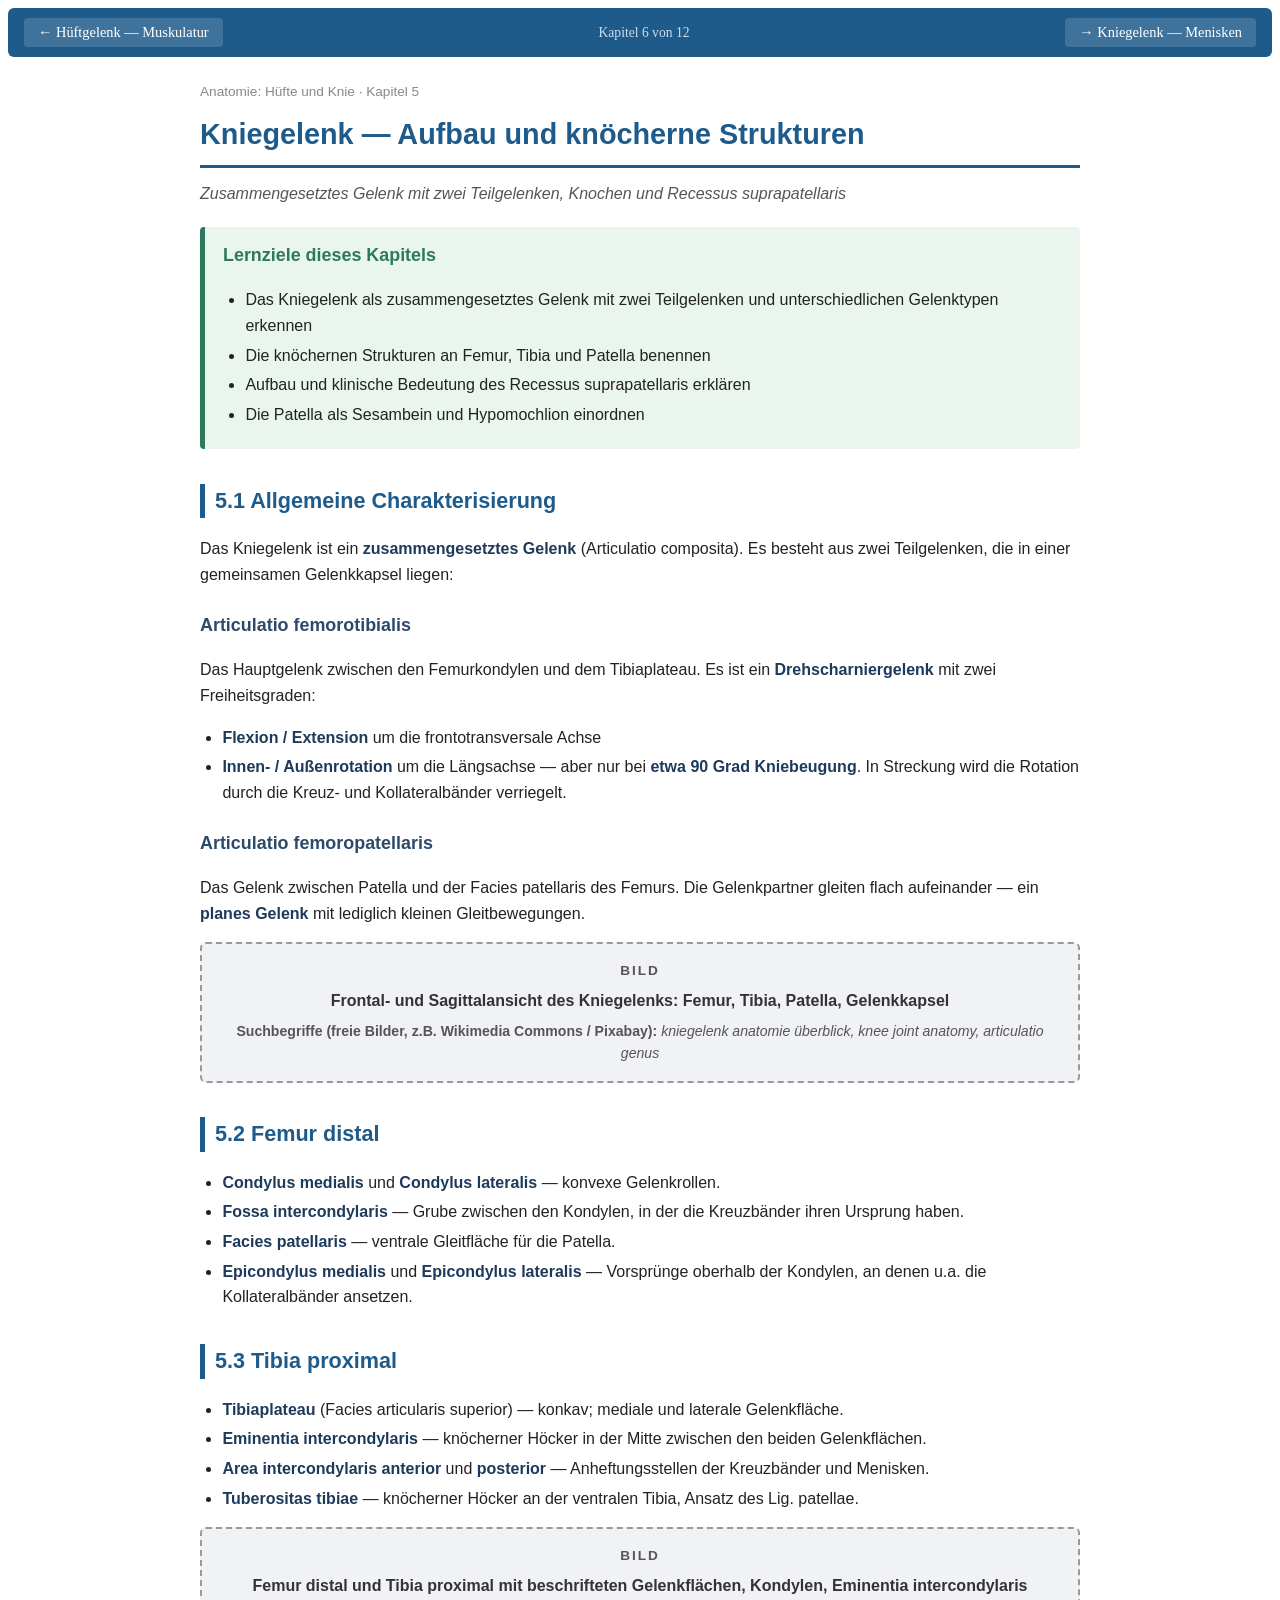
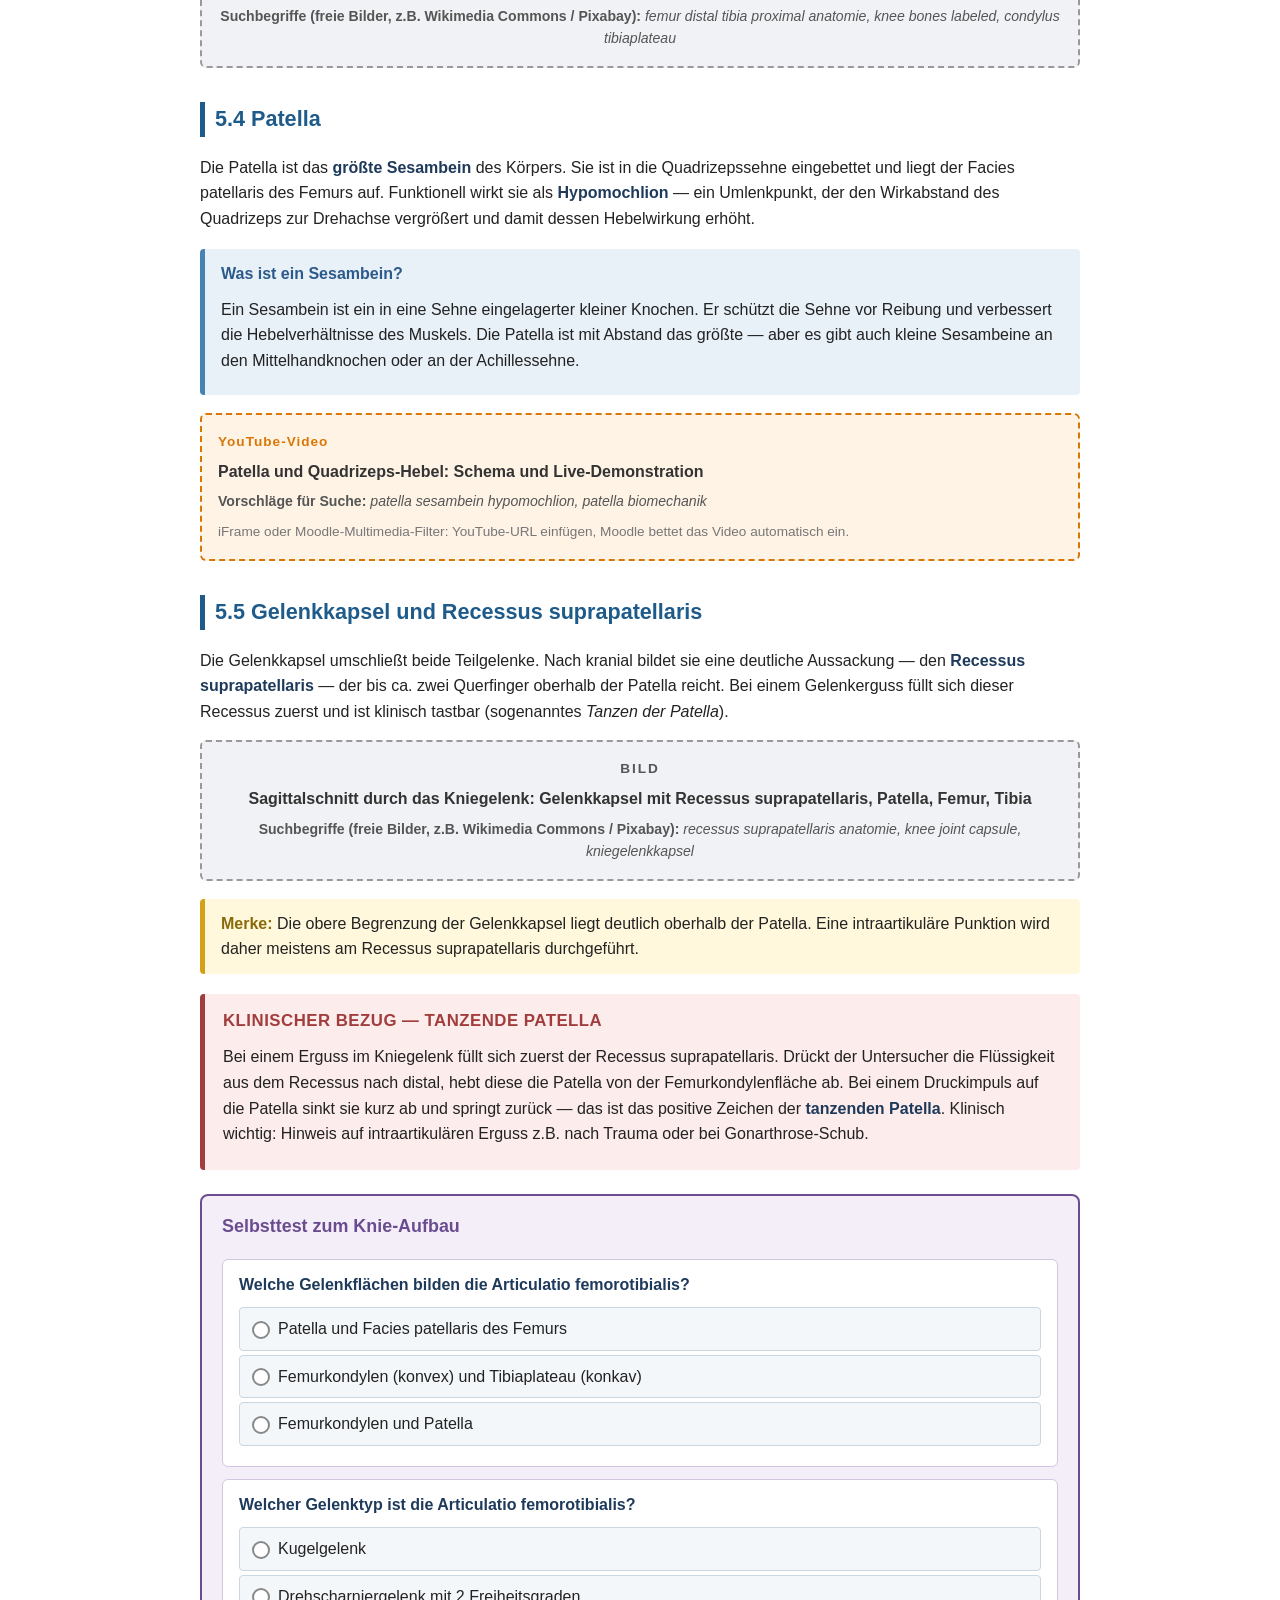
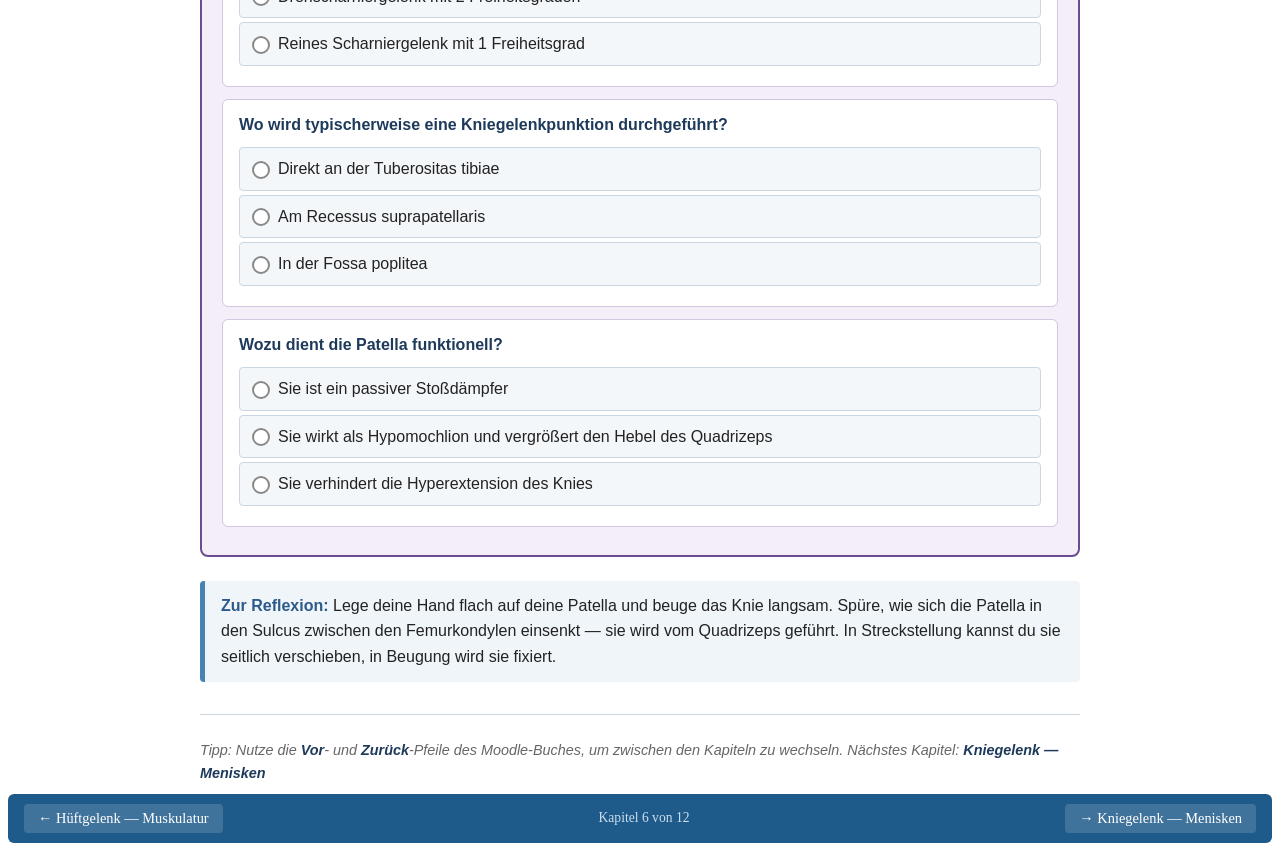
<file: Referenz/05_knie_aufbau.html>
<!DOCTYPE html>
<html lang="de">
<head>
  <meta charset="UTF-8">
  <meta name="viewport" content="width=device-width, initial-scale=1.0">
  <title>Kniegelenk — Aufbau und knöcherne Strukturen</title>
  <script src="scorm_api.js"></script>
  
<style>
.scorm-nav {
  display: flex; justify-content: space-between; align-items: center;
  padding: 10px 16px; background: #1e5b8a; border-radius: 6px;
  margin-bottom: 24px; gap: 12px;
}
.nav-btn {
  color: #fff; text-decoration: none; font-size: 0.9em;
  background: rgba(255,255,255,0.15); padding: 6px 14px;
  border-radius: 4px; white-space: nowrap;
}
.nav-btn:hover { background: rgba(255,255,255,0.3); }
.nav-btn.disabled { opacity: 0.4; cursor: default; }
.nav-progress { color: #cde; font-size: 0.85em; }
</style>

  <style>
/* ==== Anatomie-Modul: einheitliches Stylesheet ==== */
.atm { font-family: -apple-system, BlinkMacSystemFont, "Segoe UI", Roboto, sans-serif;
       line-height: 1.6; color: #222; max-width: 880px; margin: 0 auto; }
.atm * { box-sizing: border-box; }
.atm h1 { color: #1e5b8a; border-bottom: 3px solid #1e5b8a; padding-bottom: 8px;
          font-size: 1.8em; margin-top: 0; }
.atm h2 { color: #1e5b8a; margin-top: 1.6em; font-size: 1.35em;
          border-left: 5px solid #1e5b8a; padding-left: 10px; }
.atm h3 { color: #2c4a6b; margin-top: 1.3em; font-size: 1.12em; }
.atm h4 { color: #444; margin-top: 1em; font-size: 1em; }
.atm p { margin: 0.6em 0; }
.atm ul, .atm ol { padding-left: 1.4em; }
.atm li { margin: 0.25em 0; }
.atm strong { color: #1e3a5b; }
.atm em { font-style: italic; }

/* Lernziel-Box (grün) */
.atm-lernziele { background: #eaf5ee; border-left: 5px solid #2c7a5b;
  padding: 14px 18px; border-radius: 4px; margin: 20px 0; }
.atm-lernziele h3 { color: #2c7a5b; margin-top: 0; }
.atm-lernziele ul { margin: 0.5em 0; }

/* Merke / Eselsbrücke (gelb) */
.atm-merke { background: #fff8dc; border-left: 5px solid #d4a017;
  padding: 12px 16px; border-radius: 4px; margin: 18px 0; }
.atm-merke::before { content: "Merke: "; font-weight: bold; color: #8a6a0a; }

.atm-eselsbrücke { background: #fff8dc; border-left: 5px solid #d4a017;
  padding: 12px 16px; border-radius: 4px; margin: 18px 0; }
.atm-eselsbrücke::before { content: "Eselsbrücke: "; font-weight: bold; color: #8a6a0a; }

/* Klinischer Bezug (rot) */
.atm-klinik { background: #fdecec; border-left: 5px solid #a13d3d;
  padding: 14px 18px; border-radius: 4px; margin: 20px 0; }
.atm-klinik h4 { color: #a13d3d; margin-top: 0; margin-bottom: 8px;
  font-size: 1.05em; text-transform: uppercase; letter-spacing: 0.5px; }

/* Info-Input (hellblau) */
.atm-info { background: #e8f0f8; border-left: 5px solid #4682b4;
  padding: 12px 16px; border-radius: 4px; margin: 18px 0; }
.atm-info h4 { color: #2c5a8a; margin-top: 0; margin-bottom: 6px; font-size: 1em; }

/* Tabellen */
.atm-tabelle { width: 100%; border-collapse: collapse; margin: 16px 0;
  font-size: 0.95em; }
.atm-tabelle th, .atm-tabelle td { border: 1px solid #ccd6e0;
  padding: 8px 12px; text-align: left; vertical-align: top; }
.atm-tabelle th { background: #1e5b8a; color: #fff; font-weight: 600; }
.atm-tabelle tr:nth-child(even) td { background: #f4f7fa; }

/* Muskelbox (kompaktes Datenblatt) */
.atm-muskel { background: #f4f7fa; border: 1px solid #ccd6e0;
  border-radius: 6px; padding: 12px 16px; margin: 14px 0; }
.atm-muskel h4 { color: #1e5b8a; margin: 0 0 8px 0; font-size: 1.08em; }
.atm-muskel dl { margin: 6px 0; display: grid;
  grid-template-columns: 130px 1fr; gap: 4px 12px; }
.atm-muskel dt { font-weight: 600; color: #2c4a6b; }
.atm-muskel dd { margin: 0; }

/* Bild-Platzhalter */
.atm-bild { background: #f0f2f5; border: 2px dashed #999;
  padding: 16px; margin: 16px 0; border-radius: 6px; text-align: center; }
.atm-bild::before { content: "BILD"; display: block;
  font-weight: bold; color: #555; font-size: 0.85em;
  letter-spacing: 2px; margin-bottom: 6px; }
.atm-bild .atm-bild-titel { font-weight: 600; color: #333; }
.atm-bild .atm-bild-such { font-size: 0.88em; color: #555; margin-top: 6px;
  font-style: italic; }
.atm-bild .atm-bild-such::before { content: "Suchbegriffe (freie Bilder, z.B. Wikimedia Commons / Pixabay): ";
  font-style: normal; font-weight: 600; }

/* Video-Platzhalter (YouTube) */
.atm-video { background: #fff3e6; border: 2px dashed #d97706;
  padding: 16px; margin: 16px 0; border-radius: 6px; }
.atm-video::before { content: "YouTube-Video"; display: block;
  font-weight: bold; color: #d97706; font-size: 0.85em;
  letter-spacing: 1px; margin-bottom: 6px; }
.atm-video .atm-video-titel { font-weight: 600; color: #333; }
.atm-video .atm-video-such { font-size: 0.88em; color: #555; margin-top: 6px;
  font-style: italic; }
.atm-video .atm-video-such::before { content: "Vorschläge für Suche: ";
  font-style: normal; font-weight: 600; }
.atm-video .atm-video-anleit { font-size: 0.85em; color: #777; margin-top: 8px; }

/* Selbsttest (lila) */
.atm-quiz { background: #f4eef9; border: 2px solid #6b4d8f;
  border-radius: 8px; padding: 16px 20px; margin: 24px 0; }
.atm-quiz h3 { color: #6b4d8f; margin-top: 0; }
.atm-quiz h3::before { content: "Selbsttest "; }

.atm-frage { background: #fff; border: 1px solid #d4c5e0;
  border-radius: 6px; padding: 12px 16px; margin: 12px 0; }
.atm-frage > p:first-child { font-weight: 600; color: #1e3a5b; margin-top: 0; }

/* Multiple-Choice-Optionen mit CSS-only Feedback */
.atm-mc { margin: 8px 0; }
.atm-mc input[type="radio"] { display: none; }
.atm-mc label { display: block; padding: 8px 12px; margin: 4px 0;
  background: #f4f7fa; border: 1px solid #ccd6e0; border-radius: 4px;
  cursor: pointer; transition: background 0.15s; }
.atm-mc label:hover { background: #e3ebf4; }
.atm-mc label::before { content: ""; display: inline-block; width: 14px; height: 14px;
  border: 2px solid #888; border-radius: 50%; margin-right: 8px;
  vertical-align: middle; background: #fff; }
.atm-mc input[type="radio"]:checked + label { background: #e0d4ec;
  border-color: #6b4d8f; }
.atm-mc input[type="radio"]:checked + label::before { background: #6b4d8f;
  border-color: #6b4d8f; }
.atm-feedback { display: none; padding: 10px 14px; margin-top: 6px;
  border-radius: 4px; font-size: 0.95em; }
.atm-richtig { background: #e0f0e0; border-left: 4px solid #2c7a5b; color: #1e4a30; }
.atm-falsch { background: #f8e0e0; border: none; border-left: 4px solid #a13d3d; color: #6b2020; }

/* Lösung-aufdecken Box */
details.atm-lösung { background: #fff; border: 1px solid #d4c5e0;
  border-radius: 4px; padding: 10px 14px; margin: 8px 0; }
details.atm-lösung summary { cursor: pointer; font-weight: 600; color: #6b4d8f;
  list-style: none; }
details.atm-lösung summary::before { content: "Lösung anzeigen "; }
details.atm-lösung[open] summary::before { content: "Lösung verbergen "; }
details.atm-lösung[open] summary { margin-bottom: 8px; border-bottom: 1px solid #e0d4ec; padding-bottom: 6px; }

/* Reflexion */
.atm-reflexion { background: #f0f5fa; border-left: 5px solid #4682b4;
  padding: 12px 16px; border-radius: 4px; margin: 16px 0; }
.atm-reflexion::before { content: "Zur Reflexion: "; font-weight: bold; color: #2c5a8a; }

/* Navigation am Ende */
.atm-nav { margin-top: 32px; padding-top: 16px; border-top: 1px solid #ccd6e0;
  font-size: 0.9em; color: #666; }
.atm-nav .atm-nav-hinweis { font-style: italic; }

/* Mobile */
@media (max-width: 600px) {
  .atm h1 { font-size: 1.5em; }
  .atm-muskel dl { grid-template-columns: 1fr; }
  .atm-muskel dt { margin-top: 6px; }
}

#q014o0:checked ~ #q014o0-fb { display:block; } #q014o1:checked ~ #q014o1-fb { display:block; } #q014o2:checked ~ #q014o2-fb { display:block; }
#q015o0:checked ~ #q015o0-fb { display:block; } #q015o1:checked ~ #q015o1-fb { display:block; } #q015o2:checked ~ #q015o2-fb { display:block; }
#q016o0:checked ~ #q016o0-fb { display:block; } #q016o1:checked ~ #q016o1-fb { display:block; } #q016o2:checked ~ #q016o2-fb { display:block; }
#q017o0:checked ~ #q017o0-fb { display:block; } #q017o1:checked ~ #q017o1-fb { display:block; } #q017o2:checked ~ #q017o2-fb { display:block; }</style>
</head>
<body>
<div class="scorm-nav">
  <a class="nav-btn" href="04_huefte_muskeln.html">← Hüftgelenk — Muskulatur</a>
  <span class="nav-progress">Kapitel 6 von 12</span>
  <a class="nav-btn" href="06_knie_menisken.html">→ Kniegelenk — Menisken</a>
</div>
<div class="atm">
  <p style="color:#888;font-size:0.85em;margin-top:0;">Anatomie: Hüfte und Knie &middot; Kapitel 5</p>
  <h1>Kniegelenk &mdash; Aufbau und knöcherne Strukturen</h1>
  <p style="color:#555;font-style:italic;margin-top:-6px;">Zusammengesetztes Gelenk mit zwei Teilgelenken, Knochen und Recessus suprapatellaris</p>

  <div class="atm-lernziele">
    <h3>Lernziele dieses Kapitels</h3>
    <ul>
      <li>Das Kniegelenk als zusammengesetztes Gelenk mit zwei Teilgelenken und unterschiedlichen Gelenktypen erkennen</li>
      <li>Die knöchernen Strukturen an Femur, Tibia und Patella benennen</li>
      <li>Aufbau und klinische Bedeutung des Recessus suprapatellaris erklären</li>
      <li>Die Patella als Sesambein und Hypomochlion einordnen</li>
    </ul>
  </div>

  
  <h2>5.1 Allgemeine Charakterisierung</h2>
  <p>Das Kniegelenk ist ein <strong>zusammengesetztes Gelenk</strong> (Articulatio composita).
  Es besteht aus zwei Teilgelenken, die in einer gemeinsamen Gelenkkapsel liegen:</p>

  <h3>Articulatio femorotibialis</h3>
  <p>Das Hauptgelenk zwischen den Femurkondylen und dem Tibiaplateau. Es ist ein
  <strong>Drehscharniergelenk</strong> mit zwei Freiheitsgraden:</p>
  <ul>
    <li><strong>Flexion / Extension</strong> um die frontotransversale Achse</li>
    <li><strong>Innen- / Außenrotation</strong> um die Längsachse &mdash; aber nur bei
        <strong>etwa 90 Grad Kniebeugung</strong>. In Streckung wird die Rotation durch die
        Kreuz- und Kollateralbänder verriegelt.</li>
  </ul>

  <h3>Articulatio femoropatellaris</h3>
  <p>Das Gelenk zwischen Patella und der Facies patellaris des Femurs. Die Gelenkpartner gleiten
  flach aufeinander &mdash; ein <strong>planes Gelenk</strong> mit lediglich kleinen Gleitbewegungen.</p>

  <div class="atm-bild">
  <div class="atm-bild-titel">Frontal- und Sagittalansicht des Kniegelenks: Femur, Tibia, Patella, Gelenkkapsel</div>
  
  <div class="atm-bild-such">kniegelenk anatomie überblick, knee joint anatomy, articulatio genus</div>
</div>

  <h2>5.2 Femur distal</h2>
  <ul>
    <li><strong>Condylus medialis</strong> und <strong>Condylus lateralis</strong> &mdash; konvexe Gelenkrollen.</li>
    <li><strong>Fossa intercondylaris</strong> &mdash; Grube zwischen den Kondylen, in der die Kreuzbänder ihren Ursprung haben.</li>
    <li><strong>Facies patellaris</strong> &mdash; ventrale Gleitfläche für die Patella.</li>
    <li><strong>Epicondylus medialis</strong> und <strong>Epicondylus lateralis</strong> &mdash;
        Vorsprünge oberhalb der Kondylen, an denen u.a. die Kollateralbänder ansetzen.</li>
  </ul>

  <h2>5.3 Tibia proximal</h2>
  <ul>
    <li><strong>Tibiaplateau</strong> (Facies articularis superior) &mdash; konkav; mediale und laterale Gelenkfläche.</li>
    <li><strong>Eminentia intercondylaris</strong> &mdash; knöcherner Höcker in der Mitte zwischen den beiden Gelenkflächen.</li>
    <li><strong>Area intercondylaris anterior</strong> und <strong>posterior</strong> &mdash; Anheftungsstellen
        der Kreuzbänder und Menisken.</li>
    <li><strong>Tuberositas tibiae</strong> &mdash; knöcherner Höcker an der ventralen Tibia, Ansatz des Lig. patellae.</li>
  </ul>

  <div class="atm-bild">
  <div class="atm-bild-titel">Femur distal und Tibia proximal mit beschrifteten Gelenkflächen, Kondylen, Eminentia intercondylaris</div>
  
  <div class="atm-bild-such">femur distal tibia proximal anatomie, knee bones labeled, condylus tibiaplateau</div>
</div>

  <h2>5.4 Patella</h2>
  <p>Die Patella ist das <strong>größte Sesambein</strong> des Körpers. Sie ist in die
  Quadrizepssehne eingebettet und liegt der Facies patellaris des Femurs auf. Funktionell wirkt sie
  als <strong>Hypomochlion</strong> &mdash; ein Umlenkpunkt, der den Wirkabstand des Quadrizeps
  zur Drehachse vergrößert und damit dessen Hebelwirkung erhöht.</p>

  <div class="atm-info"><h4>Was ist ein Sesambein?</h4><p>Ein Sesambein ist ein in eine Sehne eingelagerter kleiner Knochen. Er schützt die Sehne vor Reibung und verbessert die Hebelverhältnisse des Muskels. Die Patella ist mit Abstand das größte &mdash; aber es gibt auch kleine Sesambeine an den Mittelhandknochen oder an der Achillessehne.</p></div>

  <div class="atm-video">
  <div class="atm-video-titel">Patella und Quadrizeps-Hebel: Schema und Live-Demonstration</div>
  <div class="atm-video-such">patella sesambein hypomochlion, patella biomechanik</div>
  <div class="atm-video-anleit">iFrame oder Moodle-Multimedia-Filter: YouTube-URL einfügen, Moodle bettet das Video automatisch ein.</div>
</div>

  <h2>5.5 Gelenkkapsel und Recessus suprapatellaris</h2>
  <p>Die Gelenkkapsel umschließt beide Teilgelenke. Nach kranial bildet sie eine deutliche Aussackung
  &mdash; den <strong>Recessus suprapatellaris</strong> &mdash; der bis ca. zwei Querfinger
  oberhalb der Patella reicht. Bei einem Gelenkerguss füllt sich dieser Recessus zuerst und ist
  klinisch tastbar (sogenanntes <em>Tanzen der Patella</em>).</p>

  <div class="atm-bild">
  <div class="atm-bild-titel">Sagittalschnitt durch das Kniegelenk: Gelenkkapsel mit Recessus suprapatellaris, Patella, Femur, Tibia</div>
  
  <div class="atm-bild-such">recessus suprapatellaris anatomie, knee joint capsule, kniegelenkkapsel</div>
</div>

  <div class="atm-merke">Die obere Begrenzung der Gelenkkapsel liegt deutlich oberhalb der Patella. Eine intraartikuläre Punktion wird daher meistens am Recessus suprapatellaris durchgeführt.</div>

  <div class="atm-klinik"><h4>Klinischer Bezug &mdash; Tanzende Patella</h4><p>Bei einem Erguss im Kniegelenk füllt sich zuerst der Recessus suprapatellaris. Drückt der Untersucher die Flüssigkeit aus dem Recessus nach distal, hebt diese die Patella von der Femurkondylenfläche ab. Bei einem Druckimpuls auf die Patella sinkt sie kurz ab und springt zurück &mdash; das ist das positive Zeichen der <strong>tanzenden Patella</strong>. Klinisch wichtig: Hinweis auf intraartikulären Erguss z.B. nach Trauma oder bei Gonarthrose-Schub.</p></div>

  <div class="atm-quiz"><h3>zum Knie-Aufbau</h3><div class="atm-frage"><p>Welche Gelenkflächen bilden die Articulatio femorotibialis?</p><div class="atm-mc">
<input type="radio" name="q014" id="q014o0">
<label for="q014o0">Patella und Facies patellaris des Femurs</label>
<div class="atm-feedback atm-falsch" id="q014o0-fb">Falsch &mdash; das ist die Articulatio femoropatellaris.</div>
<input type="radio" name="q014" id="q014o1">
<label for="q014o1">Femurkondylen (konvex) und Tibiaplateau (konkav)</label>
<div class="atm-feedback atm-richtig" id="q014o1-fb">Richtig! Femurkondylen sind konvex, Tibiaplateau ist konkav.</div>
<input type="radio" name="q014" id="q014o2">
<label for="q014o2">Femurkondylen und Patella</label>
<div class="atm-feedback atm-falsch" id="q014o2-fb">Falsch &mdash; die Patella artikuliert mit der Facies patellaris, nicht mit den Kondylen direkt.</div>
</div>

</div>
<div class="atm-frage"><p>Welcher Gelenktyp ist die Articulatio femorotibialis?</p><div class="atm-mc">
<input type="radio" name="q015" id="q015o0">
<label for="q015o0">Kugelgelenk</label>
<div class="atm-feedback atm-falsch" id="q015o0-fb">Falsch &mdash; das ist die Hüfte.</div>
<input type="radio" name="q015" id="q015o1">
<label for="q015o1">Drehscharniergelenk mit 2 Freiheitsgraden</label>
<div class="atm-feedback atm-richtig" id="q015o1-fb">Richtig! Flexion/Extension immer möglich; Innen-/Außenrotation nur bei ca. 90 Grad Flexion.</div>
<input type="radio" name="q015" id="q015o2">
<label for="q015o2">Reines Scharniergelenk mit 1 Freiheitsgrad</label>
<div class="atm-feedback atm-falsch" id="q015o2-fb">Falsch &mdash; das Knie kann zusätzlich rotieren, wenn auch nur in Beugestellung.</div>
</div>

</div>
<div class="atm-frage"><p>Wo wird typischerweise eine Kniegelenkpunktion durchgeführt?</p><div class="atm-mc">
<input type="radio" name="q016" id="q016o0">
<label for="q016o0">Direkt an der Tuberositas tibiae</label>
<div class="atm-feedback atm-falsch" id="q016o0-fb">Falsch &mdash; dort ist der Gelenkraum nicht zugänglich.</div>
<input type="radio" name="q016" id="q016o1">
<label for="q016o1">Am Recessus suprapatellaris</label>
<div class="atm-feedback atm-richtig" id="q016o1-fb">Richtig! Der Recessus reicht bis zwei Querfinger oberhalb der Patella und ist die typische Punktionsstelle.</div>
<input type="radio" name="q016" id="q016o2">
<label for="q016o2">In der Fossa poplitea</label>
<div class="atm-feedback atm-falsch" id="q016o2-fb">Falsch &mdash; in der Kniekehle verlaufen wichtige Gefäße und Nerven.</div>
</div>

</div>
<div class="atm-frage"><p>Wozu dient die Patella funktionell?</p><div class="atm-mc">
<input type="radio" name="q017" id="q017o0">
<label for="q017o0">Sie ist ein passiver Stoßdämpfer</label>
<div class="atm-feedback atm-falsch" id="q017o0-fb">Falsch &mdash; das ist die Aufgabe der Menisken.</div>
<input type="radio" name="q017" id="q017o1">
<label for="q017o1">Sie wirkt als Hypomochlion und vergrößert den Hebel des Quadrizeps</label>
<div class="atm-feedback atm-richtig" id="q017o1-fb">Richtig! Die Patella lässt die Quadrizepssehne weiter vom Drehzentrum entfernt verlaufen &mdash; das verbessert die Hebelwirkung.</div>
<input type="radio" name="q017" id="q017o2">
<label for="q017o2">Sie verhindert die Hyperextension des Knies</label>
<div class="atm-feedback atm-falsch" id="q017o2-fb">Falsch &mdash; das übernehmen Kreuz- und Kollateralbänder.</div>
</div>

</div></div>

  <div class="atm-reflexion">Lege deine Hand flach auf deine Patella und beuge das Knie langsam. Spüre, wie sich die Patella in den Sulcus zwischen den Femurkondylen einsenkt &mdash; sie wird vom Quadrizeps geführt. In Streckstellung kannst du sie seitlich verschieben, in Beugung wird sie fixiert.</div>


  <div class="atm-nav">
    <p class="atm-nav-hinweis">Tipp: Nutze die <strong>Vor</strong>- und <strong>Zurück</strong>-Pfeile des Moodle-Buches, um zwischen den Kapiteln zu wechseln. Nächstes Kapitel: <strong>Kniegelenk &mdash; Menisken</strong></p>
  </div>

</div>
<div class="scorm-nav">
  <a class="nav-btn" href="04_huefte_muskeln.html">← Hüftgelenk — Muskulatur</a>
  <span class="nav-progress">Kapitel 6 von 12</span>
  <a class="nav-btn" href="06_knie_menisken.html">→ Kniegelenk — Menisken</a>
</div>
</body>
</html>
</file>
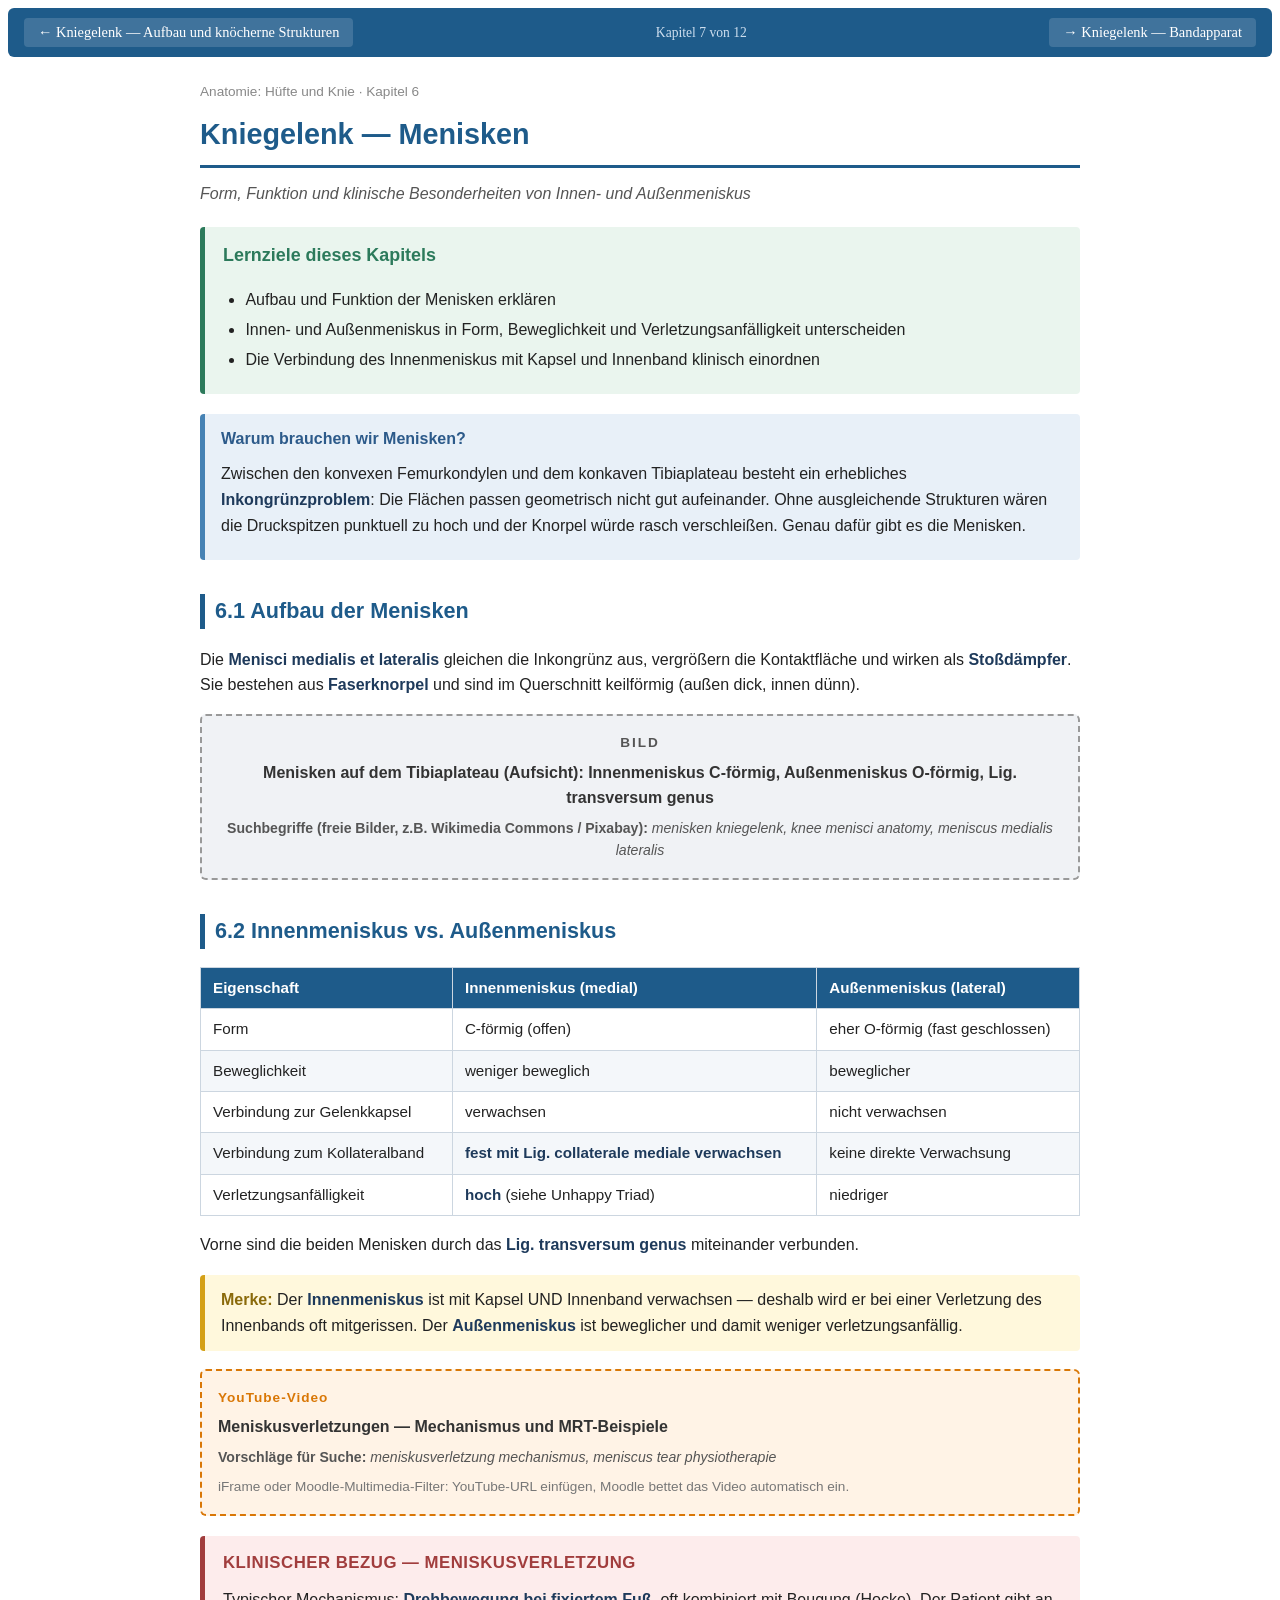
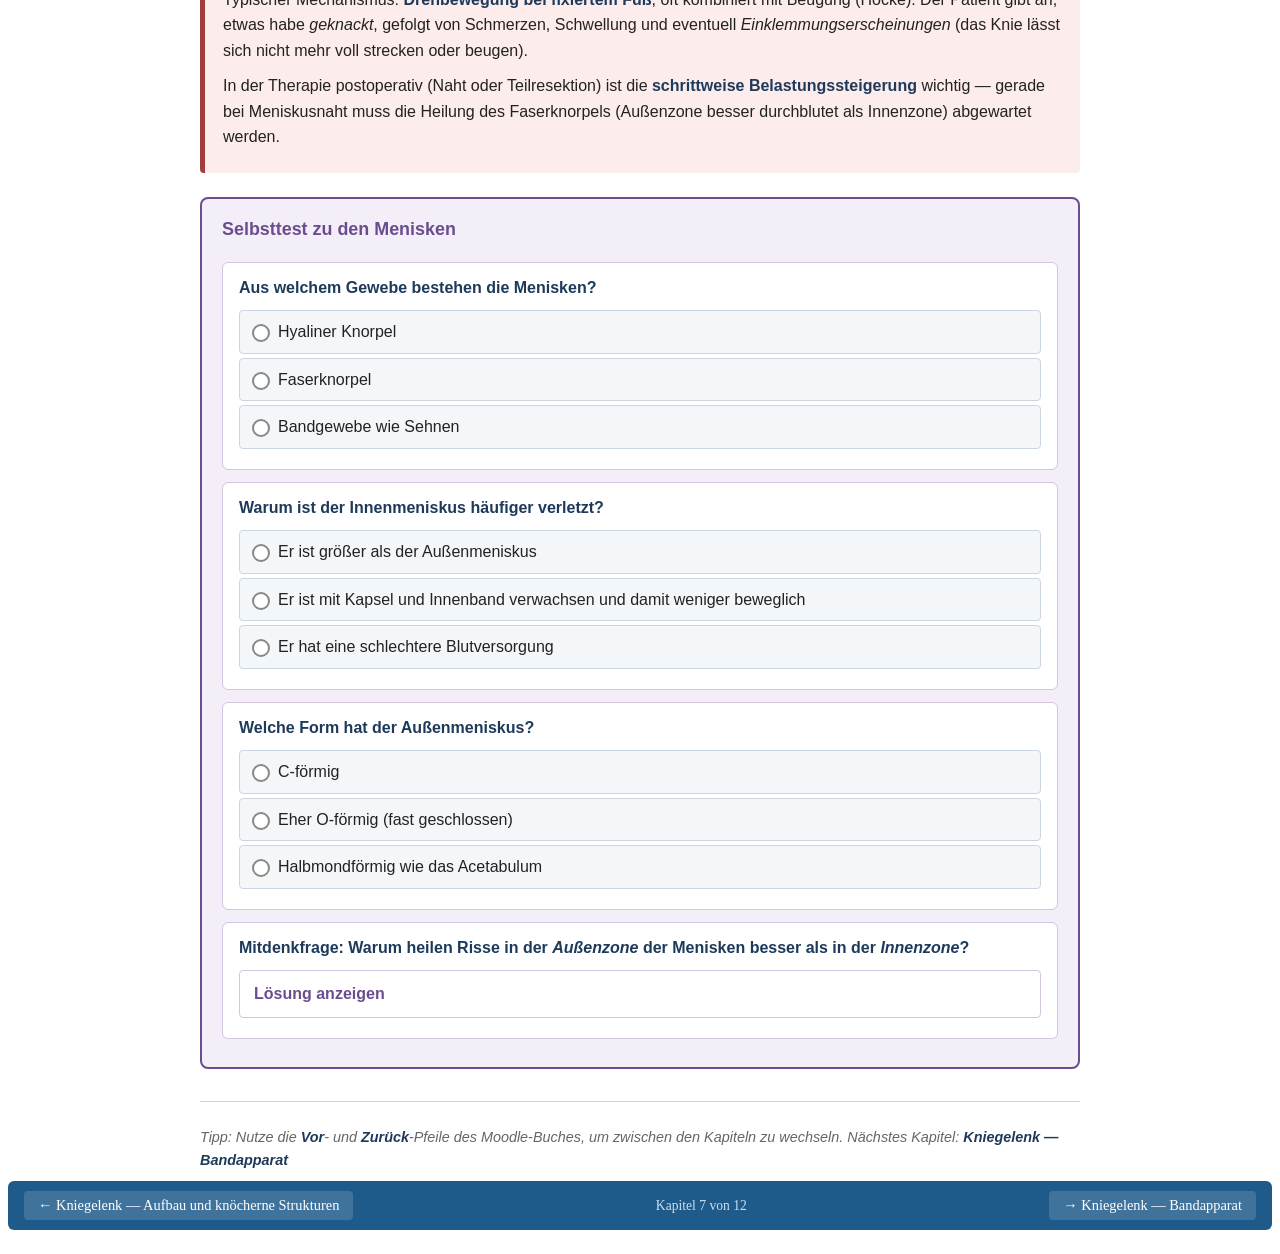
<file: Referenz/06_knie_menisken.html>
<!DOCTYPE html>
<html lang="de">
<head>
  <meta charset="UTF-8">
  <meta name="viewport" content="width=device-width, initial-scale=1.0">
  <title>Kniegelenk — Menisken</title>
  <script src="scorm_api.js"></script>
  
<style>
.scorm-nav {
  display: flex; justify-content: space-between; align-items: center;
  padding: 10px 16px; background: #1e5b8a; border-radius: 6px;
  margin-bottom: 24px; gap: 12px;
}
.nav-btn {
  color: #fff; text-decoration: none; font-size: 0.9em;
  background: rgba(255,255,255,0.15); padding: 6px 14px;
  border-radius: 4px; white-space: nowrap;
}
.nav-btn:hover { background: rgba(255,255,255,0.3); }
.nav-btn.disabled { opacity: 0.4; cursor: default; }
.nav-progress { color: #cde; font-size: 0.85em; }
</style>

  <style>
/* ==== Anatomie-Modul: einheitliches Stylesheet ==== */
.atm { font-family: -apple-system, BlinkMacSystemFont, "Segoe UI", Roboto, sans-serif;
       line-height: 1.6; color: #222; max-width: 880px; margin: 0 auto; }
.atm * { box-sizing: border-box; }
.atm h1 { color: #1e5b8a; border-bottom: 3px solid #1e5b8a; padding-bottom: 8px;
          font-size: 1.8em; margin-top: 0; }
.atm h2 { color: #1e5b8a; margin-top: 1.6em; font-size: 1.35em;
          border-left: 5px solid #1e5b8a; padding-left: 10px; }
.atm h3 { color: #2c4a6b; margin-top: 1.3em; font-size: 1.12em; }
.atm h4 { color: #444; margin-top: 1em; font-size: 1em; }
.atm p { margin: 0.6em 0; }
.atm ul, .atm ol { padding-left: 1.4em; }
.atm li { margin: 0.25em 0; }
.atm strong { color: #1e3a5b; }
.atm em { font-style: italic; }

/* Lernziel-Box (grün) */
.atm-lernziele { background: #eaf5ee; border-left: 5px solid #2c7a5b;
  padding: 14px 18px; border-radius: 4px; margin: 20px 0; }
.atm-lernziele h3 { color: #2c7a5b; margin-top: 0; }
.atm-lernziele ul { margin: 0.5em 0; }

/* Merke / Eselsbrücke (gelb) */
.atm-merke { background: #fff8dc; border-left: 5px solid #d4a017;
  padding: 12px 16px; border-radius: 4px; margin: 18px 0; }
.atm-merke::before { content: "Merke: "; font-weight: bold; color: #8a6a0a; }

.atm-eselsbrücke { background: #fff8dc; border-left: 5px solid #d4a017;
  padding: 12px 16px; border-radius: 4px; margin: 18px 0; }
.atm-eselsbrücke::before { content: "Eselsbrücke: "; font-weight: bold; color: #8a6a0a; }

/* Klinischer Bezug (rot) */
.atm-klinik { background: #fdecec; border-left: 5px solid #a13d3d;
  padding: 14px 18px; border-radius: 4px; margin: 20px 0; }
.atm-klinik h4 { color: #a13d3d; margin-top: 0; margin-bottom: 8px;
  font-size: 1.05em; text-transform: uppercase; letter-spacing: 0.5px; }

/* Info-Input (hellblau) */
.atm-info { background: #e8f0f8; border-left: 5px solid #4682b4;
  padding: 12px 16px; border-radius: 4px; margin: 18px 0; }
.atm-info h4 { color: #2c5a8a; margin-top: 0; margin-bottom: 6px; font-size: 1em; }

/* Tabellen */
.atm-tabelle { width: 100%; border-collapse: collapse; margin: 16px 0;
  font-size: 0.95em; }
.atm-tabelle th, .atm-tabelle td { border: 1px solid #ccd6e0;
  padding: 8px 12px; text-align: left; vertical-align: top; }
.atm-tabelle th { background: #1e5b8a; color: #fff; font-weight: 600; }
.atm-tabelle tr:nth-child(even) td { background: #f4f7fa; }

/* Muskelbox (kompaktes Datenblatt) */
.atm-muskel { background: #f4f7fa; border: 1px solid #ccd6e0;
  border-radius: 6px; padding: 12px 16px; margin: 14px 0; }
.atm-muskel h4 { color: #1e5b8a; margin: 0 0 8px 0; font-size: 1.08em; }
.atm-muskel dl { margin: 6px 0; display: grid;
  grid-template-columns: 130px 1fr; gap: 4px 12px; }
.atm-muskel dt { font-weight: 600; color: #2c4a6b; }
.atm-muskel dd { margin: 0; }

/* Bild-Platzhalter */
.atm-bild { background: #f0f2f5; border: 2px dashed #999;
  padding: 16px; margin: 16px 0; border-radius: 6px; text-align: center; }
.atm-bild::before { content: "BILD"; display: block;
  font-weight: bold; color: #555; font-size: 0.85em;
  letter-spacing: 2px; margin-bottom: 6px; }
.atm-bild .atm-bild-titel { font-weight: 600; color: #333; }
.atm-bild .atm-bild-such { font-size: 0.88em; color: #555; margin-top: 6px;
  font-style: italic; }
.atm-bild .atm-bild-such::before { content: "Suchbegriffe (freie Bilder, z.B. Wikimedia Commons / Pixabay): ";
  font-style: normal; font-weight: 600; }

/* Video-Platzhalter (YouTube) */
.atm-video { background: #fff3e6; border: 2px dashed #d97706;
  padding: 16px; margin: 16px 0; border-radius: 6px; }
.atm-video::before { content: "YouTube-Video"; display: block;
  font-weight: bold; color: #d97706; font-size: 0.85em;
  letter-spacing: 1px; margin-bottom: 6px; }
.atm-video .atm-video-titel { font-weight: 600; color: #333; }
.atm-video .atm-video-such { font-size: 0.88em; color: #555; margin-top: 6px;
  font-style: italic; }
.atm-video .atm-video-such::before { content: "Vorschläge für Suche: ";
  font-style: normal; font-weight: 600; }
.atm-video .atm-video-anleit { font-size: 0.85em; color: #777; margin-top: 8px; }

/* Selbsttest (lila) */
.atm-quiz { background: #f4eef9; border: 2px solid #6b4d8f;
  border-radius: 8px; padding: 16px 20px; margin: 24px 0; }
.atm-quiz h3 { color: #6b4d8f; margin-top: 0; }
.atm-quiz h3::before { content: "Selbsttest "; }

.atm-frage { background: #fff; border: 1px solid #d4c5e0;
  border-radius: 6px; padding: 12px 16px; margin: 12px 0; }
.atm-frage > p:first-child { font-weight: 600; color: #1e3a5b; margin-top: 0; }

/* Multiple-Choice-Optionen mit CSS-only Feedback */
.atm-mc { margin: 8px 0; }
.atm-mc input[type="radio"] { display: none; }
.atm-mc label { display: block; padding: 8px 12px; margin: 4px 0;
  background: #f4f7fa; border: 1px solid #ccd6e0; border-radius: 4px;
  cursor: pointer; transition: background 0.15s; }
.atm-mc label:hover { background: #e3ebf4; }
.atm-mc label::before { content: ""; display: inline-block; width: 14px; height: 14px;
  border: 2px solid #888; border-radius: 50%; margin-right: 8px;
  vertical-align: middle; background: #fff; }
.atm-mc input[type="radio"]:checked + label { background: #e0d4ec;
  border-color: #6b4d8f; }
.atm-mc input[type="radio"]:checked + label::before { background: #6b4d8f;
  border-color: #6b4d8f; }
.atm-feedback { display: none; padding: 10px 14px; margin-top: 6px;
  border-radius: 4px; font-size: 0.95em; }
.atm-richtig { background: #e0f0e0; border-left: 4px solid #2c7a5b; color: #1e4a30; }
.atm-falsch { background: #f8e0e0; border: none; border-left: 4px solid #a13d3d; color: #6b2020; }

/* Lösung-aufdecken Box */
details.atm-lösung { background: #fff; border: 1px solid #d4c5e0;
  border-radius: 4px; padding: 10px 14px; margin: 8px 0; }
details.atm-lösung summary { cursor: pointer; font-weight: 600; color: #6b4d8f;
  list-style: none; }
details.atm-lösung summary::before { content: "Lösung anzeigen "; }
details.atm-lösung[open] summary::before { content: "Lösung verbergen "; }
details.atm-lösung[open] summary { margin-bottom: 8px; border-bottom: 1px solid #e0d4ec; padding-bottom: 6px; }

/* Reflexion */
.atm-reflexion { background: #f0f5fa; border-left: 5px solid #4682b4;
  padding: 12px 16px; border-radius: 4px; margin: 16px 0; }
.atm-reflexion::before { content: "Zur Reflexion: "; font-weight: bold; color: #2c5a8a; }

/* Navigation am Ende */
.atm-nav { margin-top: 32px; padding-top: 16px; border-top: 1px solid #ccd6e0;
  font-size: 0.9em; color: #666; }
.atm-nav .atm-nav-hinweis { font-style: italic; }

/* Mobile */
@media (max-width: 600px) {
  .atm h1 { font-size: 1.5em; }
  .atm-muskel dl { grid-template-columns: 1fr; }
  .atm-muskel dt { margin-top: 6px; }
}

#q018o0:checked ~ #q018o0-fb { display:block; } #q018o1:checked ~ #q018o1-fb { display:block; } #q018o2:checked ~ #q018o2-fb { display:block; }
#q019o0:checked ~ #q019o0-fb { display:block; } #q019o1:checked ~ #q019o1-fb { display:block; } #q019o2:checked ~ #q019o2-fb { display:block; }
#q020o0:checked ~ #q020o0-fb { display:block; } #q020o1:checked ~ #q020o1-fb { display:block; } #q020o2:checked ~ #q020o2-fb { display:block; }</style>
</head>
<body>
<div class="scorm-nav">
  <a class="nav-btn" href="05_knie_aufbau.html">← Kniegelenk — Aufbau und knöcherne Strukturen</a>
  <span class="nav-progress">Kapitel 7 von 12</span>
  <a class="nav-btn" href="07_knie_baender.html">→ Kniegelenk — Bandapparat</a>
</div>
<div class="atm">
  <p style="color:#888;font-size:0.85em;margin-top:0;">Anatomie: Hüfte und Knie &middot; Kapitel 6</p>
  <h1>Kniegelenk &mdash; Menisken</h1>
  <p style="color:#555;font-style:italic;margin-top:-6px;">Form, Funktion und klinische Besonderheiten von Innen- und Außenmeniskus</p>

  <div class="atm-lernziele">
    <h3>Lernziele dieses Kapitels</h3>
    <ul>
      <li>Aufbau und Funktion der Menisken erklären</li>
      <li>Innen- und Außenmeniskus in Form, Beweglichkeit und Verletzungsanfälligkeit unterscheiden</li>
      <li>Die Verbindung des Innenmeniskus mit Kapsel und Innenband klinisch einordnen</li>
    </ul>
  </div>

  
  <div class="atm-info"><h4>Warum brauchen wir Menisken?</h4><p>Zwischen den konvexen Femurkondylen und dem konkaven Tibiaplateau besteht ein erhebliches <strong>Inkongrünzproblem</strong>: Die Flächen passen geometrisch nicht gut aufeinander. Ohne ausgleichende Strukturen wären die Druckspitzen punktuell zu hoch und der Knorpel würde rasch verschleißen. Genau dafür gibt es die Menisken.</p></div>

  <h2>6.1 Aufbau der Menisken</h2>
  <p>Die <strong>Menisci medialis et lateralis</strong> gleichen die Inkongrünz aus, vergrößern die
  Kontaktfläche und wirken als <strong>Stoßdämpfer</strong>. Sie bestehen aus
  <strong>Faserknorpel</strong> und sind im Querschnitt keilförmig (außen dick, innen dünn).</p>

  <div class="atm-bild">
  <div class="atm-bild-titel">Menisken auf dem Tibiaplateau (Aufsicht): Innenmeniskus C-förmig, Außenmeniskus O-förmig, Lig. transversum genus</div>
  
  <div class="atm-bild-such">menisken kniegelenk, knee menisci anatomy, meniscus medialis lateralis</div>
</div>

  <h2>6.2 Innenmeniskus vs. Außenmeniskus</h2>
  <table class="atm-tabelle">
    <thead>
      <tr><th>Eigenschaft</th><th>Innenmeniskus (medial)</th><th>Außenmeniskus (lateral)</th></tr>
    </thead>
    <tbody>
      <tr><td>Form</td><td>C-förmig (offen)</td><td>eher O-förmig (fast geschlossen)</td></tr>
      <tr><td>Beweglichkeit</td><td>weniger beweglich</td><td>beweglicher</td></tr>
      <tr><td>Verbindung zur Gelenkkapsel</td><td>verwachsen</td><td>nicht verwachsen</td></tr>
      <tr><td>Verbindung zum Kollateralband</td><td><strong>fest mit Lig. collaterale mediale verwachsen</strong></td><td>keine direkte Verwachsung</td></tr>
      <tr><td>Verletzungsanfälligkeit</td><td><strong>hoch</strong> (siehe Unhappy Triad)</td><td>niedriger</td></tr>
    </tbody>
  </table>

  <p>Vorne sind die beiden Menisken durch das <strong>Lig. transversum genus</strong> miteinander verbunden.</p>

  <div class="atm-merke">Der <strong>Innenmeniskus</strong> ist mit Kapsel UND Innenband verwachsen &mdash; deshalb wird er bei einer Verletzung des Innenbands oft mitgerissen. Der <strong>Außenmeniskus</strong> ist beweglicher und damit weniger verletzungsanfällig.</div>

  <div class="atm-video">
  <div class="atm-video-titel">Meniskusverletzungen &mdash; Mechanismus und MRT-Beispiele</div>
  <div class="atm-video-such">meniskusverletzung mechanismus, meniscus tear physiotherapie</div>
  <div class="atm-video-anleit">iFrame oder Moodle-Multimedia-Filter: YouTube-URL einfügen, Moodle bettet das Video automatisch ein.</div>
</div>

  <div class="atm-klinik"><h4>Klinischer Bezug &mdash; Meniskusverletzung</h4><p>Typischer Mechanismus: <strong>Drehbewegung bei fixiertem Fuß</strong>, oft kombiniert mit Beugung
          (Hocke). Der Patient gibt an, etwas habe <em>geknackt</em>, gefolgt von Schmerzen, Schwellung und
          eventuell <em>Einklemmungserscheinungen</em> (das Knie lässt sich nicht mehr voll strecken oder beugen).</p>
          <p>In der Therapie postoperativ (Naht oder Teilresektion) ist die <strong>schrittweise Belastungssteigerung</strong>
          wichtig &mdash; gerade bei Meniskusnaht muss die Heilung des Faserknorpels (Außenzone besser durchblutet als
          Innenzone) abgewartet werden.</p></div>

  <div class="atm-quiz"><h3>zu den Menisken</h3><div class="atm-frage"><p>Aus welchem Gewebe bestehen die Menisken?</p><div class="atm-mc">
<input type="radio" name="q018" id="q018o0">
<label for="q018o0">Hyaliner Knorpel</label>
<div class="atm-feedback atm-falsch" id="q018o0-fb">Falsch &mdash; das ist der Gelenkknorpel auf den Gelenkflächen.</div>
<input type="radio" name="q018" id="q018o1">
<label for="q018o1">Faserknorpel</label>
<div class="atm-feedback atm-richtig" id="q018o1-fb">Richtig! Die Menisken sind aus Faserknorpel &mdash; das macht sie druckelastisch und zugfest.</div>
<input type="radio" name="q018" id="q018o2">
<label for="q018o2">Bandgewebe wie Sehnen</label>
<div class="atm-feedback atm-falsch" id="q018o2-fb">Falsch &mdash; auch wenn sie fest sind, sind sie strukturell Knorpel, kein Bindegewebe.</div>
</div>

</div>
<div class="atm-frage"><p>Warum ist der Innenmeniskus häufiger verletzt?</p><div class="atm-mc">
<input type="radio" name="q019" id="q019o0">
<label for="q019o0">Er ist größer als der Außenmeniskus</label>
<div class="atm-feedback atm-falsch" id="q019o0-fb">Falsch. Die Größe ist nicht der entscheidende Punkt.</div>
<input type="radio" name="q019" id="q019o1">
<label for="q019o1">Er ist mit Kapsel und Innenband verwachsen und damit weniger beweglich</label>
<div class="atm-feedback atm-richtig" id="q019o1-fb">Richtig! Diese Fixierung macht ihn anfälliger für Risse, gerade bei Drehbewegungen.</div>
<input type="radio" name="q019" id="q019o2">
<label for="q019o2">Er hat eine schlechtere Blutversorgung</label>
<div class="atm-feedback atm-falsch" id="q019o2-fb">Die Blutversorgung ist bei beiden Menisken ähnlich problematisch (besonders in der Innenzone), aber das ist nicht der Grund für die höhere Verletzungsanfälligkeit.</div>
</div>

</div>
<div class="atm-frage"><p>Welche Form hat der Außenmeniskus?</p><div class="atm-mc">
<input type="radio" name="q020" id="q020o0">
<label for="q020o0">C-förmig</label>
<div class="atm-feedback atm-falsch" id="q020o0-fb">Falsch &mdash; das ist der Innenmeniskus.</div>
<input type="radio" name="q020" id="q020o1">
<label for="q020o1">Eher O-förmig (fast geschlossen)</label>
<div class="atm-feedback atm-richtig" id="q020o1-fb">Richtig! Der Außenmeniskus ist fast geschlossen und beweglicher.</div>
<input type="radio" name="q020" id="q020o2">
<label for="q020o2">Halbmondförmig wie das Acetabulum</label>
<div class="atm-feedback atm-falsch" id="q020o2-fb">Falsch &mdash; die Halbmondform (Facies lunata) ist im Hüftgelenk.</div>
</div>

</div>
<div class="atm-frage">
      <p><strong>Mitdenkfrage:</strong> Warum heilen Risse in der <em>Außenzone</em> der Menisken besser als in der <em>Innenzone</em>?</p>
      <details class="atm-lösung"><summary></summary><p>Die Menisken werden nur am äußeren Rand (peripher, in der sogenannten <em>red zone</em>) ausreichend durchblutet. Die innere Zone (<em>white zone</em>) ist avaskulär &mdash; ein Riss heilt dort kaum spontan. Deshalb sind chirurgisch nur Risse in der durchbluteten Zone für eine <strong>Meniskusnaht</strong> geeignet. Risse in der avaskulären Zone werden meist durch <strong>Teilresektion</strong> versorgt.</p></details>
    </div></div>


  <div class="atm-nav">
    <p class="atm-nav-hinweis">Tipp: Nutze die <strong>Vor</strong>- und <strong>Zurück</strong>-Pfeile des Moodle-Buches, um zwischen den Kapiteln zu wechseln. Nächstes Kapitel: <strong>Kniegelenk &mdash; Bandapparat</strong></p>
  </div>

</div>
<div class="scorm-nav">
  <a class="nav-btn" href="05_knie_aufbau.html">← Kniegelenk — Aufbau und knöcherne Strukturen</a>
  <span class="nav-progress">Kapitel 7 von 12</span>
  <a class="nav-btn" href="07_knie_baender.html">→ Kniegelenk — Bandapparat</a>
</div>
</body>
</html>
</file>
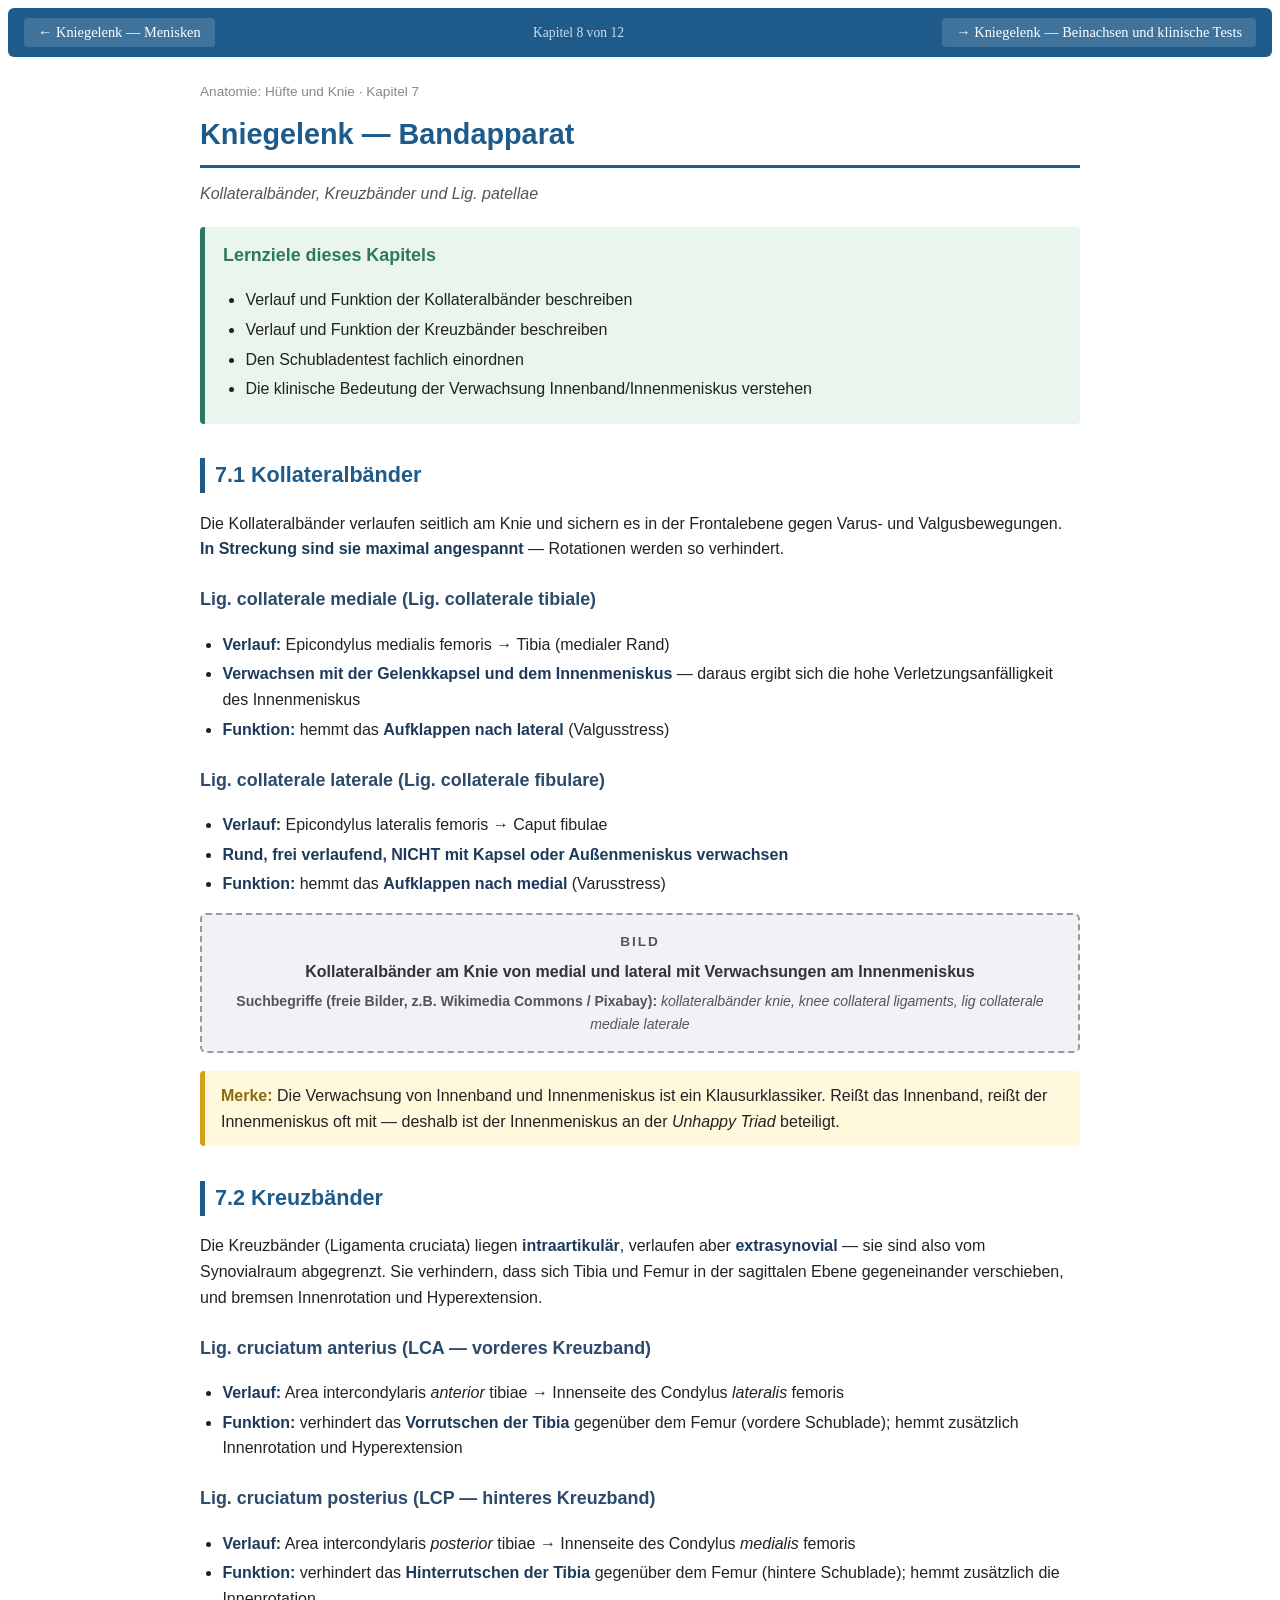
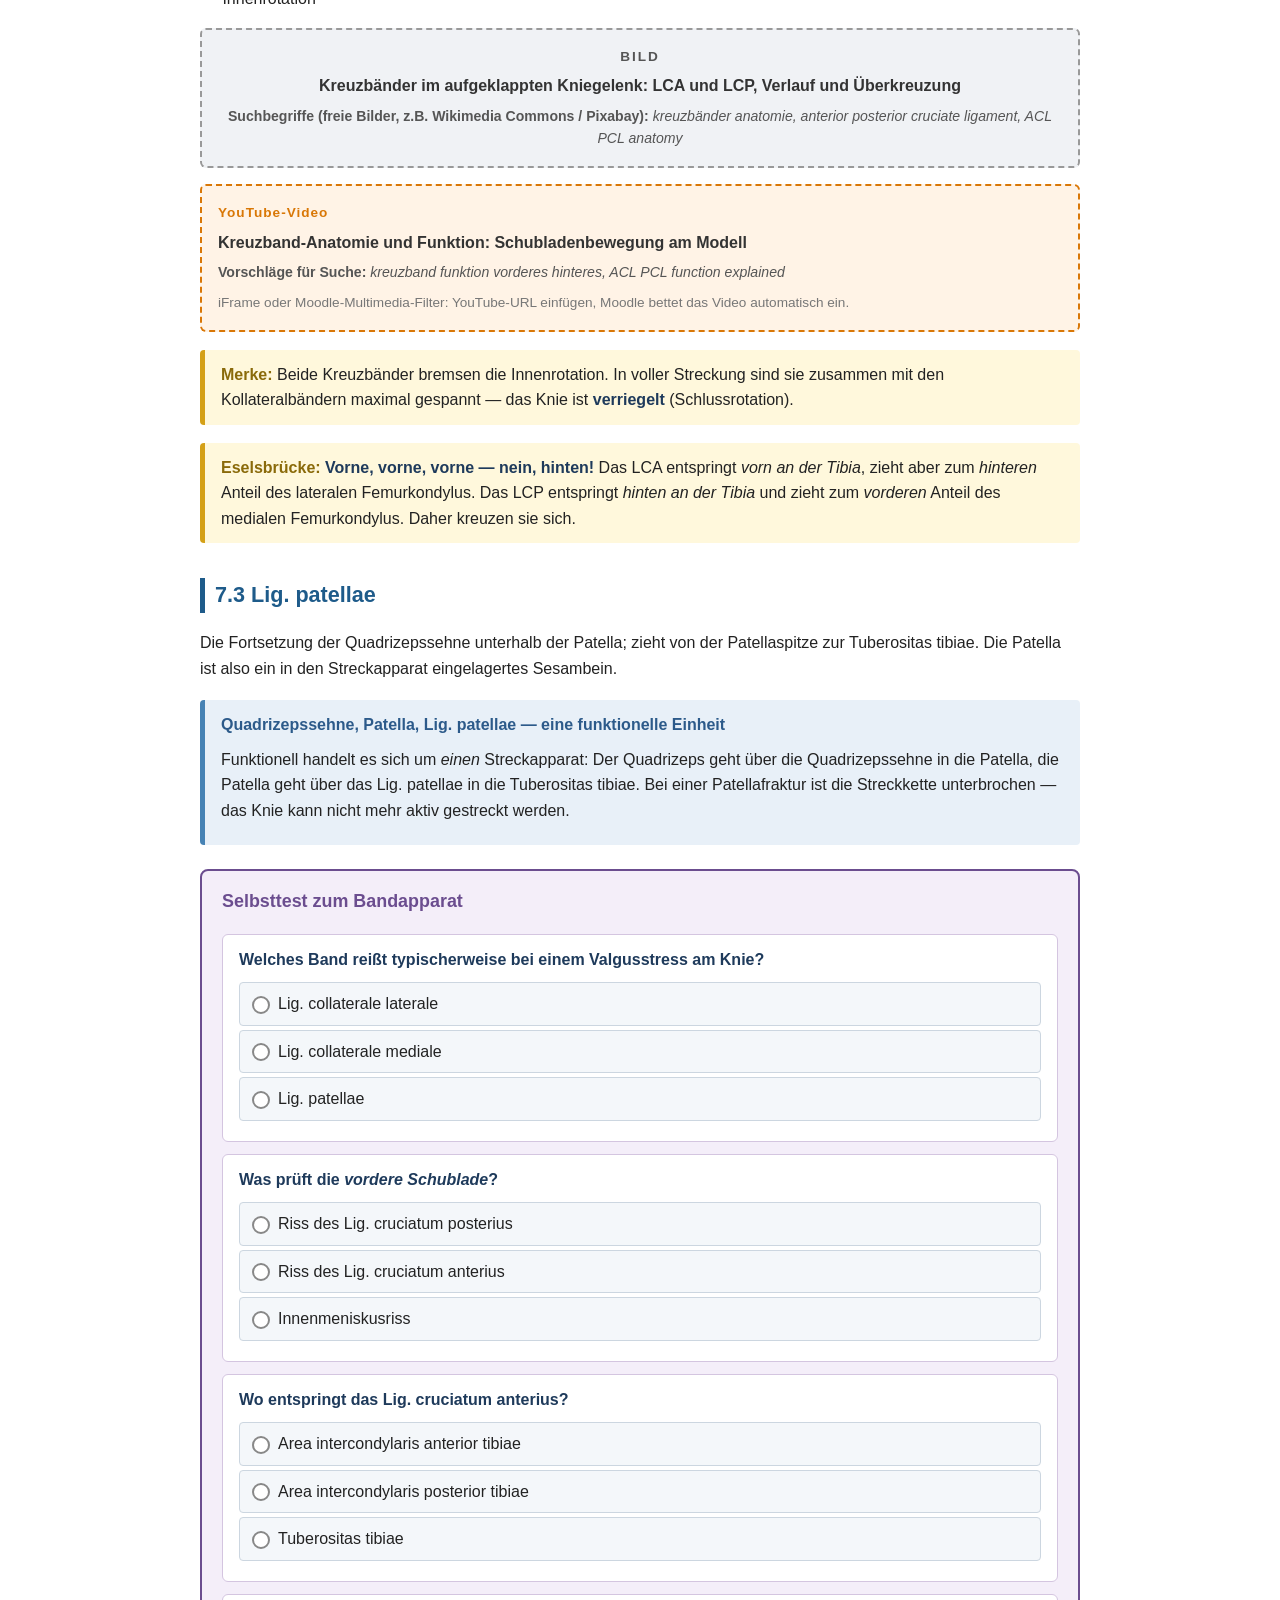
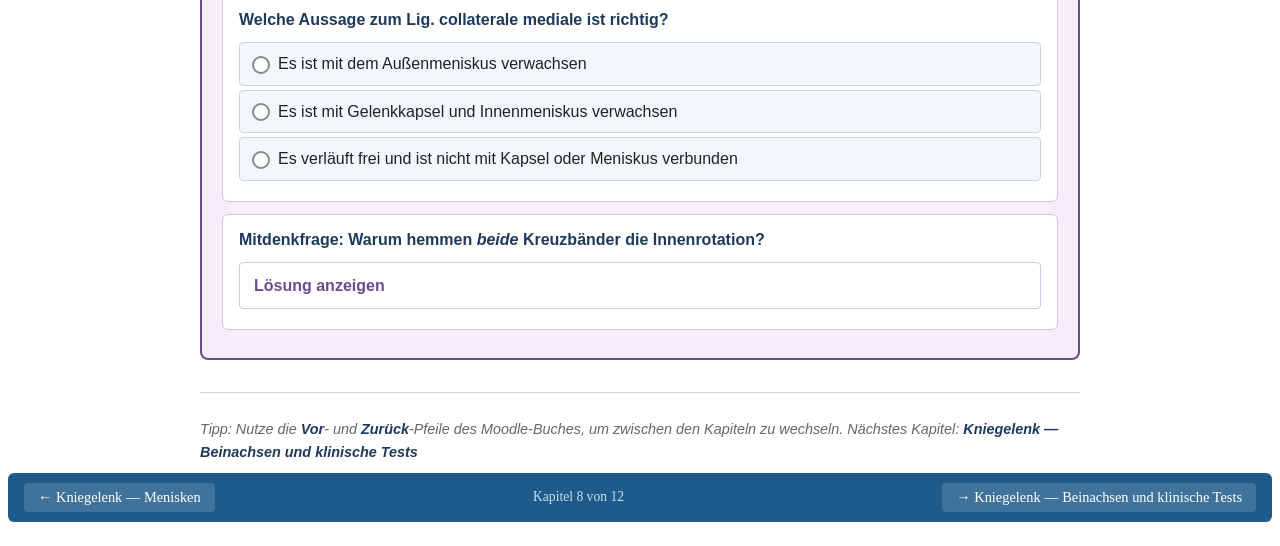
<file: Referenz/07_knie_baender.html>
<!DOCTYPE html>
<html lang="de">
<head>
  <meta charset="UTF-8">
  <meta name="viewport" content="width=device-width, initial-scale=1.0">
  <title>Kniegelenk — Bandapparat</title>
  <script src="scorm_api.js"></script>
  
<style>
.scorm-nav {
  display: flex; justify-content: space-between; align-items: center;
  padding: 10px 16px; background: #1e5b8a; border-radius: 6px;
  margin-bottom: 24px; gap: 12px;
}
.nav-btn {
  color: #fff; text-decoration: none; font-size: 0.9em;
  background: rgba(255,255,255,0.15); padding: 6px 14px;
  border-radius: 4px; white-space: nowrap;
}
.nav-btn:hover { background: rgba(255,255,255,0.3); }
.nav-btn.disabled { opacity: 0.4; cursor: default; }
.nav-progress { color: #cde; font-size: 0.85em; }
</style>

  <style>
/* ==== Anatomie-Modul: einheitliches Stylesheet ==== */
.atm { font-family: -apple-system, BlinkMacSystemFont, "Segoe UI", Roboto, sans-serif;
       line-height: 1.6; color: #222; max-width: 880px; margin: 0 auto; }
.atm * { box-sizing: border-box; }
.atm h1 { color: #1e5b8a; border-bottom: 3px solid #1e5b8a; padding-bottom: 8px;
          font-size: 1.8em; margin-top: 0; }
.atm h2 { color: #1e5b8a; margin-top: 1.6em; font-size: 1.35em;
          border-left: 5px solid #1e5b8a; padding-left: 10px; }
.atm h3 { color: #2c4a6b; margin-top: 1.3em; font-size: 1.12em; }
.atm h4 { color: #444; margin-top: 1em; font-size: 1em; }
.atm p { margin: 0.6em 0; }
.atm ul, .atm ol { padding-left: 1.4em; }
.atm li { margin: 0.25em 0; }
.atm strong { color: #1e3a5b; }
.atm em { font-style: italic; }

/* Lernziel-Box (grün) */
.atm-lernziele { background: #eaf5ee; border-left: 5px solid #2c7a5b;
  padding: 14px 18px; border-radius: 4px; margin: 20px 0; }
.atm-lernziele h3 { color: #2c7a5b; margin-top: 0; }
.atm-lernziele ul { margin: 0.5em 0; }

/* Merke / Eselsbrücke (gelb) */
.atm-merke { background: #fff8dc; border-left: 5px solid #d4a017;
  padding: 12px 16px; border-radius: 4px; margin: 18px 0; }
.atm-merke::before { content: "Merke: "; font-weight: bold; color: #8a6a0a; }

.atm-eselsbrücke { background: #fff8dc; border-left: 5px solid #d4a017;
  padding: 12px 16px; border-radius: 4px; margin: 18px 0; }
.atm-eselsbrücke::before { content: "Eselsbrücke: "; font-weight: bold; color: #8a6a0a; }

/* Klinischer Bezug (rot) */
.atm-klinik { background: #fdecec; border-left: 5px solid #a13d3d;
  padding: 14px 18px; border-radius: 4px; margin: 20px 0; }
.atm-klinik h4 { color: #a13d3d; margin-top: 0; margin-bottom: 8px;
  font-size: 1.05em; text-transform: uppercase; letter-spacing: 0.5px; }

/* Info-Input (hellblau) */
.atm-info { background: #e8f0f8; border-left: 5px solid #4682b4;
  padding: 12px 16px; border-radius: 4px; margin: 18px 0; }
.atm-info h4 { color: #2c5a8a; margin-top: 0; margin-bottom: 6px; font-size: 1em; }

/* Tabellen */
.atm-tabelle { width: 100%; border-collapse: collapse; margin: 16px 0;
  font-size: 0.95em; }
.atm-tabelle th, .atm-tabelle td { border: 1px solid #ccd6e0;
  padding: 8px 12px; text-align: left; vertical-align: top; }
.atm-tabelle th { background: #1e5b8a; color: #fff; font-weight: 600; }
.atm-tabelle tr:nth-child(even) td { background: #f4f7fa; }

/* Muskelbox (kompaktes Datenblatt) */
.atm-muskel { background: #f4f7fa; border: 1px solid #ccd6e0;
  border-radius: 6px; padding: 12px 16px; margin: 14px 0; }
.atm-muskel h4 { color: #1e5b8a; margin: 0 0 8px 0; font-size: 1.08em; }
.atm-muskel dl { margin: 6px 0; display: grid;
  grid-template-columns: 130px 1fr; gap: 4px 12px; }
.atm-muskel dt { font-weight: 600; color: #2c4a6b; }
.atm-muskel dd { margin: 0; }

/* Bild-Platzhalter */
.atm-bild { background: #f0f2f5; border: 2px dashed #999;
  padding: 16px; margin: 16px 0; border-radius: 6px; text-align: center; }
.atm-bild::before { content: "BILD"; display: block;
  font-weight: bold; color: #555; font-size: 0.85em;
  letter-spacing: 2px; margin-bottom: 6px; }
.atm-bild .atm-bild-titel { font-weight: 600; color: #333; }
.atm-bild .atm-bild-such { font-size: 0.88em; color: #555; margin-top: 6px;
  font-style: italic; }
.atm-bild .atm-bild-such::before { content: "Suchbegriffe (freie Bilder, z.B. Wikimedia Commons / Pixabay): ";
  font-style: normal; font-weight: 600; }

/* Video-Platzhalter (YouTube) */
.atm-video { background: #fff3e6; border: 2px dashed #d97706;
  padding: 16px; margin: 16px 0; border-radius: 6px; }
.atm-video::before { content: "YouTube-Video"; display: block;
  font-weight: bold; color: #d97706; font-size: 0.85em;
  letter-spacing: 1px; margin-bottom: 6px; }
.atm-video .atm-video-titel { font-weight: 600; color: #333; }
.atm-video .atm-video-such { font-size: 0.88em; color: #555; margin-top: 6px;
  font-style: italic; }
.atm-video .atm-video-such::before { content: "Vorschläge für Suche: ";
  font-style: normal; font-weight: 600; }
.atm-video .atm-video-anleit { font-size: 0.85em; color: #777; margin-top: 8px; }

/* Selbsttest (lila) */
.atm-quiz { background: #f4eef9; border: 2px solid #6b4d8f;
  border-radius: 8px; padding: 16px 20px; margin: 24px 0; }
.atm-quiz h3 { color: #6b4d8f; margin-top: 0; }
.atm-quiz h3::before { content: "Selbsttest "; }

.atm-frage { background: #fff; border: 1px solid #d4c5e0;
  border-radius: 6px; padding: 12px 16px; margin: 12px 0; }
.atm-frage > p:first-child { font-weight: 600; color: #1e3a5b; margin-top: 0; }

/* Multiple-Choice-Optionen mit CSS-only Feedback */
.atm-mc { margin: 8px 0; }
.atm-mc input[type="radio"] { display: none; }
.atm-mc label { display: block; padding: 8px 12px; margin: 4px 0;
  background: #f4f7fa; border: 1px solid #ccd6e0; border-radius: 4px;
  cursor: pointer; transition: background 0.15s; }
.atm-mc label:hover { background: #e3ebf4; }
.atm-mc label::before { content: ""; display: inline-block; width: 14px; height: 14px;
  border: 2px solid #888; border-radius: 50%; margin-right: 8px;
  vertical-align: middle; background: #fff; }
.atm-mc input[type="radio"]:checked + label { background: #e0d4ec;
  border-color: #6b4d8f; }
.atm-mc input[type="radio"]:checked + label::before { background: #6b4d8f;
  border-color: #6b4d8f; }
.atm-feedback { display: none; padding: 10px 14px; margin-top: 6px;
  border-radius: 4px; font-size: 0.95em; }
.atm-richtig { background: #e0f0e0; border-left: 4px solid #2c7a5b; color: #1e4a30; }
.atm-falsch { background: #f8e0e0; border: none; border-left: 4px solid #a13d3d; color: #6b2020; }

/* Lösung-aufdecken Box */
details.atm-lösung { background: #fff; border: 1px solid #d4c5e0;
  border-radius: 4px; padding: 10px 14px; margin: 8px 0; }
details.atm-lösung summary { cursor: pointer; font-weight: 600; color: #6b4d8f;
  list-style: none; }
details.atm-lösung summary::before { content: "Lösung anzeigen "; }
details.atm-lösung[open] summary::before { content: "Lösung verbergen "; }
details.atm-lösung[open] summary { margin-bottom: 8px; border-bottom: 1px solid #e0d4ec; padding-bottom: 6px; }

/* Reflexion */
.atm-reflexion { background: #f0f5fa; border-left: 5px solid #4682b4;
  padding: 12px 16px; border-radius: 4px; margin: 16px 0; }
.atm-reflexion::before { content: "Zur Reflexion: "; font-weight: bold; color: #2c5a8a; }

/* Navigation am Ende */
.atm-nav { margin-top: 32px; padding-top: 16px; border-top: 1px solid #ccd6e0;
  font-size: 0.9em; color: #666; }
.atm-nav .atm-nav-hinweis { font-style: italic; }

/* Mobile */
@media (max-width: 600px) {
  .atm h1 { font-size: 1.5em; }
  .atm-muskel dl { grid-template-columns: 1fr; }
  .atm-muskel dt { margin-top: 6px; }
}

#q021o0:checked ~ #q021o0-fb { display:block; } #q021o1:checked ~ #q021o1-fb { display:block; } #q021o2:checked ~ #q021o2-fb { display:block; }
#q022o0:checked ~ #q022o0-fb { display:block; } #q022o1:checked ~ #q022o1-fb { display:block; } #q022o2:checked ~ #q022o2-fb { display:block; }
#q023o0:checked ~ #q023o0-fb { display:block; } #q023o1:checked ~ #q023o1-fb { display:block; } #q023o2:checked ~ #q023o2-fb { display:block; }
#q024o0:checked ~ #q024o0-fb { display:block; } #q024o1:checked ~ #q024o1-fb { display:block; } #q024o2:checked ~ #q024o2-fb { display:block; }</style>
</head>
<body>
<div class="scorm-nav">
  <a class="nav-btn" href="06_knie_menisken.html">← Kniegelenk — Menisken</a>
  <span class="nav-progress">Kapitel 8 von 12</span>
  <a class="nav-btn" href="08_knie_achsen.html">→ Kniegelenk — Beinachsen und klinische Tests</a>
</div>
<div class="atm">
  <p style="color:#888;font-size:0.85em;margin-top:0;">Anatomie: Hüfte und Knie &middot; Kapitel 7</p>
  <h1>Kniegelenk &mdash; Bandapparat</h1>
  <p style="color:#555;font-style:italic;margin-top:-6px;">Kollateralbänder, Kreuzbänder und Lig. patellae</p>

  <div class="atm-lernziele">
    <h3>Lernziele dieses Kapitels</h3>
    <ul>
      <li>Verlauf und Funktion der Kollateralbänder beschreiben</li>
      <li>Verlauf und Funktion der Kreuzbänder beschreiben</li>
      <li>Den Schubladentest fachlich einordnen</li>
      <li>Die klinische Bedeutung der Verwachsung Innenband/Innenmeniskus verstehen</li>
    </ul>
  </div>

  
  <h2>7.1 Kollateralbänder</h2>
  <p>Die Kollateralbänder verlaufen seitlich am Knie und sichern es in der Frontalebene gegen Varus-
  und Valgusbewegungen. <strong>In Streckung sind sie maximal angespannt</strong> &mdash; Rotationen
  werden so verhindert.</p>

  <h3>Lig. collaterale mediale (Lig. collaterale tibiale)</h3>
  <ul>
    <li><strong>Verlauf:</strong> Epicondylus medialis femoris &rarr; Tibia (medialer Rand)</li>
    <li><strong>Verwachsen mit der Gelenkkapsel und dem Innenmeniskus</strong> &mdash; daraus ergibt sich
        die hohe Verletzungsanfälligkeit des Innenmeniskus</li>
    <li><strong>Funktion:</strong> hemmt das <strong>Aufklappen nach lateral</strong> (Valgusstress)</li>
  </ul>

  <h3>Lig. collaterale laterale (Lig. collaterale fibulare)</h3>
  <ul>
    <li><strong>Verlauf:</strong> Epicondylus lateralis femoris &rarr; Caput fibulae</li>
    <li><strong>Rund, frei verlaufend, NICHT mit Kapsel oder Außenmeniskus verwachsen</strong></li>
    <li><strong>Funktion:</strong> hemmt das <strong>Aufklappen nach medial</strong> (Varusstress)</li>
  </ul>

  <div class="atm-bild">
  <div class="atm-bild-titel">Kollateralbänder am Knie von medial und lateral mit Verwachsungen am Innenmeniskus</div>
  
  <div class="atm-bild-such">kollateralbänder knie, knee collateral ligaments, lig collaterale mediale laterale</div>
</div>

  <div class="atm-merke">Die Verwachsung von Innenband und Innenmeniskus ist ein Klausurklassiker. Reißt das Innenband, reißt der Innenmeniskus oft mit &mdash; deshalb ist der Innenmeniskus an der <em>Unhappy Triad</em> beteiligt.</div>

  <h2>7.2 Kreuzbänder</h2>
  <p>Die Kreuzbänder (Ligamenta cruciata) liegen <strong>intraartikulär</strong>, verlaufen aber
  <strong>extrasynovial</strong> &mdash; sie sind also vom Synovialraum abgegrenzt. Sie verhindern,
  dass sich Tibia und Femur in der sagittalen Ebene gegeneinander verschieben, und bremsen
  Innenrotation und Hyperextension.</p>

  <h3>Lig. cruciatum anterius (LCA &mdash; vorderes Kreuzband)</h3>
  <ul>
    <li><strong>Verlauf:</strong> Area intercondylaris <em>anterior</em> tibiae &rarr; Innenseite des
        Condylus <em>lateralis</em> femoris</li>
    <li><strong>Funktion:</strong> verhindert das <strong>Vorrutschen der Tibia</strong> gegenüber dem Femur
        (vordere Schublade); hemmt zusätzlich Innenrotation und Hyperextension</li>
  </ul>

  <h3>Lig. cruciatum posterius (LCP &mdash; hinteres Kreuzband)</h3>
  <ul>
    <li><strong>Verlauf:</strong> Area intercondylaris <em>posterior</em> tibiae &rarr; Innenseite des
        Condylus <em>medialis</em> femoris</li>
    <li><strong>Funktion:</strong> verhindert das <strong>Hinterrutschen der Tibia</strong> gegenüber dem Femur
        (hintere Schublade); hemmt zusätzlich die Innenrotation</li>
  </ul>

  <div class="atm-bild">
  <div class="atm-bild-titel">Kreuzbänder im aufgeklappten Kniegelenk: LCA und LCP, Verlauf und Überkreuzung</div>
  
  <div class="atm-bild-such">kreuzbänder anatomie, anterior posterior cruciate ligament, ACL PCL anatomy</div>
</div>

  <div class="atm-video">
  <div class="atm-video-titel">Kreuzband-Anatomie und Funktion: Schubladenbewegung am Modell</div>
  <div class="atm-video-such">kreuzband funktion vorderes hinteres, ACL PCL function explained</div>
  <div class="atm-video-anleit">iFrame oder Moodle-Multimedia-Filter: YouTube-URL einfügen, Moodle bettet das Video automatisch ein.</div>
</div>

  <div class="atm-merke">Beide Kreuzbänder bremsen die Innenrotation. In voller Streckung sind sie zusammen mit den Kollateralbändern maximal gespannt &mdash; das Knie ist <strong>verriegelt</strong> (Schlussrotation).</div>

  <div class="atm-eselsbrücke"><strong>Vorne, vorne, vorne &mdash; nein, hinten!</strong> Das LCA entspringt <em>vorn an der Tibia</em>, zieht aber zum <em>hinteren</em> Anteil des lateralen Femurkondylus. Das LCP entspringt <em>hinten an der Tibia</em> und zieht zum <em>vorderen</em> Anteil des medialen Femurkondylus. Daher kreuzen sie sich.</div>

  <h2>7.3 Lig. patellae</h2>
  <p>Die Fortsetzung der Quadrizepssehne unterhalb der Patella; zieht von der Patellaspitze zur
  Tuberositas tibiae. Die Patella ist also ein in den Streckapparat eingelagertes Sesambein.</p>

  <div class="atm-info"><h4>Quadrizepssehne, Patella, Lig. patellae &mdash; eine funktionelle Einheit</h4><p>Funktionell handelt es sich um <em>einen</em> Streckapparat: Der Quadrizeps geht über die Quadrizepssehne in die Patella, die Patella geht über das Lig. patellae in die Tuberositas tibiae. Bei einer Patellafraktur ist die Streckkette unterbrochen &mdash; das Knie kann nicht mehr aktiv gestreckt werden.</p></div>

  <div class="atm-quiz"><h3>zum Bandapparat</h3><div class="atm-frage"><p>Welches Band reißt typischerweise bei einem Valgusstress am Knie?</p><div class="atm-mc">
<input type="radio" name="q021" id="q021o0">
<label for="q021o0">Lig. collaterale laterale</label>
<div class="atm-feedback atm-falsch" id="q021o0-fb">Falsch &mdash; das laterale Band reißt beim Varusstress.</div>
<input type="radio" name="q021" id="q021o1">
<label for="q021o1">Lig. collaterale mediale</label>
<div class="atm-feedback atm-richtig" id="q021o1-fb">Richtig! Das Innenband hält das Knie gegen Aufklappen nach lateral &mdash; ein Valgusstress reißt es. Oft begleitet von Innenmeniskusverletzung.</div>
<input type="radio" name="q021" id="q021o2">
<label for="q021o2">Lig. patellae</label>
<div class="atm-feedback atm-falsch" id="q021o2-fb">Falsch &mdash; das Lig. patellae ist der Streckapparat, nicht der Seitstabilisator.</div>
</div>

</div>
<div class="atm-frage"><p>Was prüft die <em>vordere Schublade</em>?</p><div class="atm-mc">
<input type="radio" name="q022" id="q022o0">
<label for="q022o0">Riss des Lig. cruciatum posterius</label>
<div class="atm-feedback atm-falsch" id="q022o0-fb">Falsch &mdash; das würde die hintere Schublade prüfen.</div>
<input type="radio" name="q022" id="q022o1">
<label for="q022o1">Riss des Lig. cruciatum anterius</label>
<div class="atm-feedback atm-richtig" id="q022o1-fb">Richtig! Bei LCA-Riss lässt sich die Tibia übermäßig nach ventral schieben.</div>
<input type="radio" name="q022" id="q022o2">
<label for="q022o2">Innenmeniskusriss</label>
<div class="atm-feedback atm-falsch" id="q022o2-fb">Falsch &mdash; für den Innenmeniskus gibt es spezifische Tests wie den McMurray-Test.</div>
</div>

</div>
<div class="atm-frage"><p>Wo entspringt das Lig. cruciatum anterius?</p><div class="atm-mc">
<input type="radio" name="q023" id="q023o0">
<label for="q023o0">Area intercondylaris anterior tibiae</label>
<div class="atm-feedback atm-richtig" id="q023o0-fb">Richtig! Es entspringt vorn an der Tibia und zieht nach hinten-oben zur lateralen Femurkondyle.</div>
<input type="radio" name="q023" id="q023o1">
<label for="q023o1">Area intercondylaris posterior tibiae</label>
<div class="atm-feedback atm-falsch" id="q023o1-fb">Falsch &mdash; das ist der Ursprung des LCP.</div>
<input type="radio" name="q023" id="q023o2">
<label for="q023o2">Tuberositas tibiae</label>
<div class="atm-feedback atm-falsch" id="q023o2-fb">Falsch &mdash; dort setzt das Lig. patellae an.</div>
</div>

</div>
<div class="atm-frage"><p>Welche Aussage zum Lig. collaterale mediale ist richtig?</p><div class="atm-mc">
<input type="radio" name="q024" id="q024o0">
<label for="q024o0">Es ist mit dem Außenmeniskus verwachsen</label>
<div class="atm-feedback atm-falsch" id="q024o0-fb">Falsch &mdash; das mediale Band ist mit dem Innenmeniskus verwachsen.</div>
<input type="radio" name="q024" id="q024o1">
<label for="q024o1">Es ist mit Gelenkkapsel und Innenmeniskus verwachsen</label>
<div class="atm-feedback atm-richtig" id="q024o1-fb">Richtig! Diese Verwachsung ist klinisch entscheidend &mdash; bei Innenbandriss reißt oft der Innenmeniskus mit (Unhappy Triad).</div>
<input type="radio" name="q024" id="q024o2">
<label for="q024o2">Es verläuft frei und ist nicht mit Kapsel oder Meniskus verbunden</label>
<div class="atm-feedback atm-falsch" id="q024o2-fb">Falsch &mdash; das gilt für das laterale Band, nicht für das mediale.</div>
</div>

</div>
<div class="atm-frage">
      <p><strong>Mitdenkfrage:</strong> Warum hemmen <em>beide</em> Kreuzbänder die Innenrotation?</p>
      <details class="atm-lösung"><summary></summary><p>Bei einer Innenrotation der Tibia gegenüber dem Femur wickeln sich die beiden Kreuzbänder umeinander &mdash; sie verkürzen sich relativ und verspannen sich. Das bremst die Bewegung. Bei <em>Außen</em>rotation entwickeln sie sich auseinander, sodass diese Bewegung weniger gebremst wird. Das ist auch der Grund, warum das Knie in 90 Grad Flexion deutlich mehr Außen- als Innenrotation zulässt.</p></details>
    </div></div>


  <div class="atm-nav">
    <p class="atm-nav-hinweis">Tipp: Nutze die <strong>Vor</strong>- und <strong>Zurück</strong>-Pfeile des Moodle-Buches, um zwischen den Kapiteln zu wechseln. Nächstes Kapitel: <strong>Kniegelenk &mdash; Beinachsen und klinische Tests</strong></p>
  </div>

</div>
<div class="scorm-nav">
  <a class="nav-btn" href="06_knie_menisken.html">← Kniegelenk — Menisken</a>
  <span class="nav-progress">Kapitel 8 von 12</span>
  <a class="nav-btn" href="08_knie_achsen.html">→ Kniegelenk — Beinachsen und klinische Tests</a>
</div>
</body>
</html>
</file>
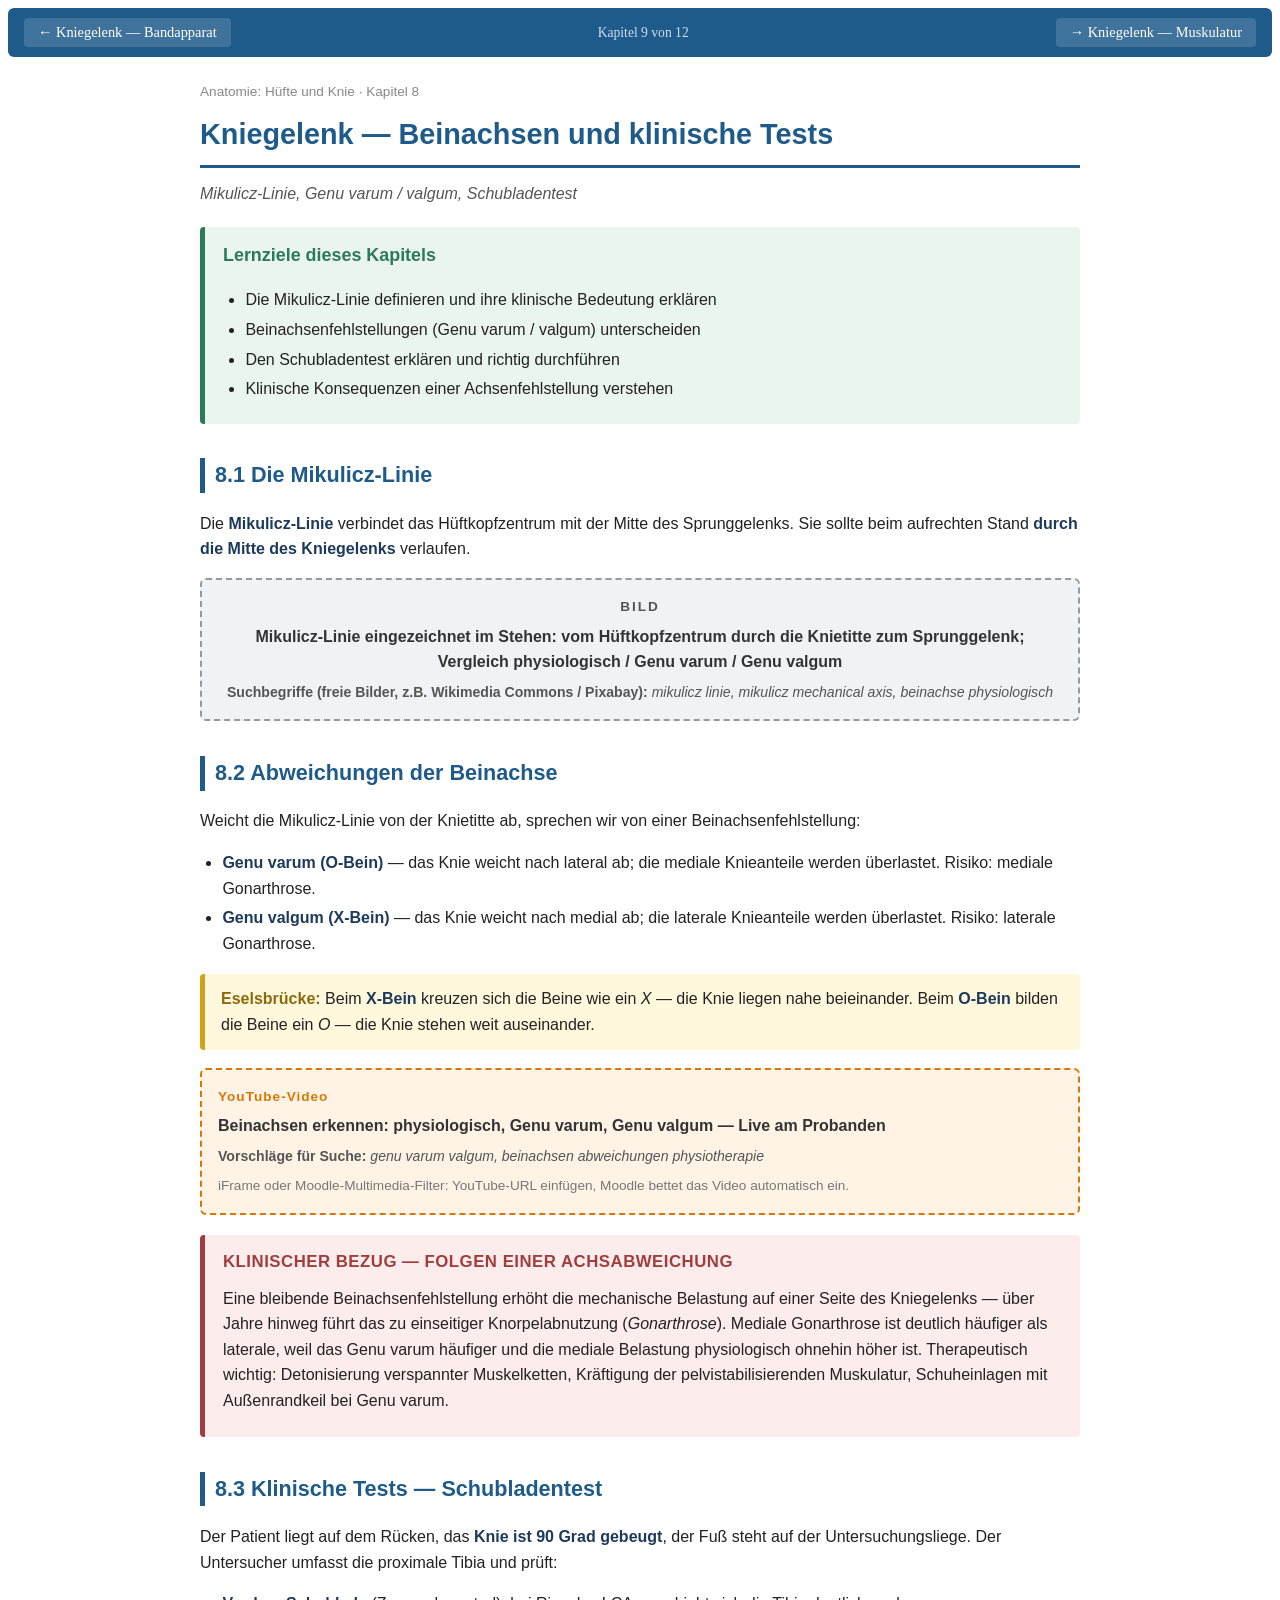
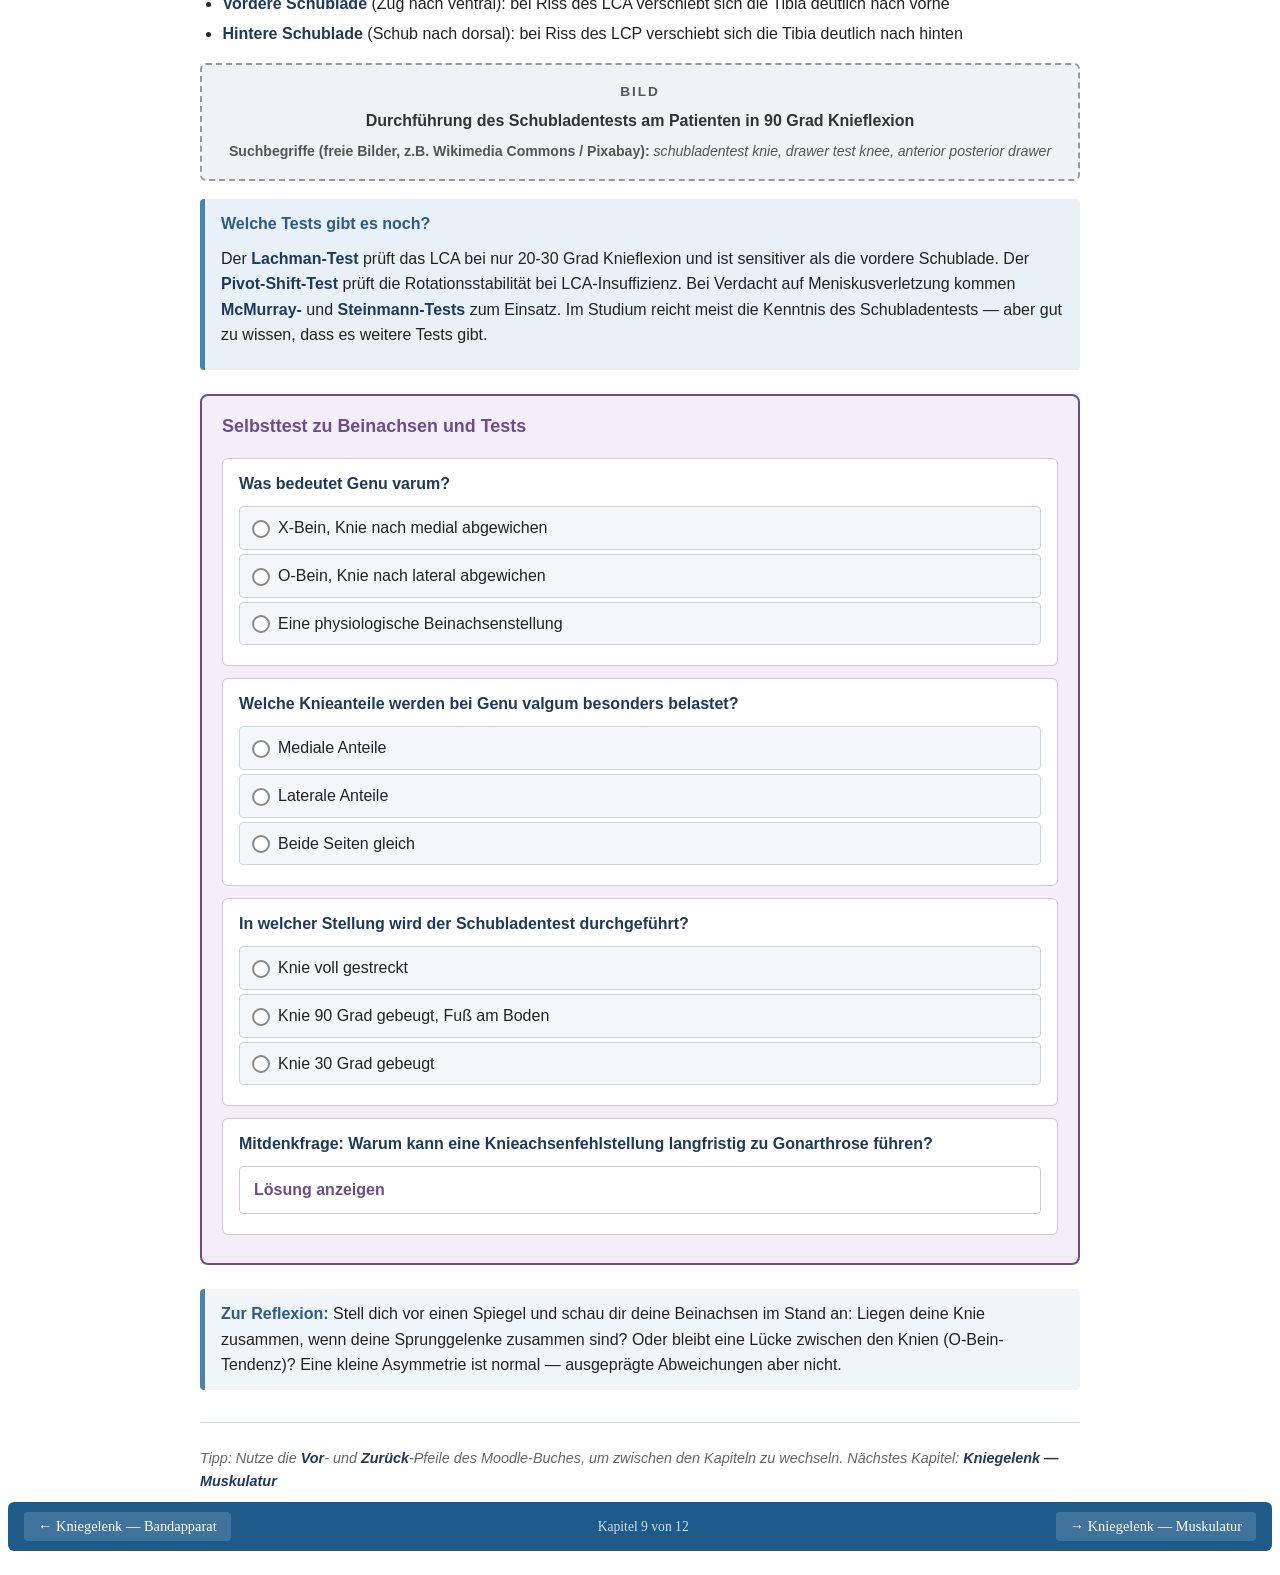
<file: Referenz/08_knie_achsen.html>
<!DOCTYPE html>
<html lang="de">
<head>
  <meta charset="UTF-8">
  <meta name="viewport" content="width=device-width, initial-scale=1.0">
  <title>Kniegelenk — Beinachsen und klinische Tests</title>
  <script src="scorm_api.js"></script>
  
<style>
.scorm-nav {
  display: flex; justify-content: space-between; align-items: center;
  padding: 10px 16px; background: #1e5b8a; border-radius: 6px;
  margin-bottom: 24px; gap: 12px;
}
.nav-btn {
  color: #fff; text-decoration: none; font-size: 0.9em;
  background: rgba(255,255,255,0.15); padding: 6px 14px;
  border-radius: 4px; white-space: nowrap;
}
.nav-btn:hover { background: rgba(255,255,255,0.3); }
.nav-btn.disabled { opacity: 0.4; cursor: default; }
.nav-progress { color: #cde; font-size: 0.85em; }
</style>

  <style>
/* ==== Anatomie-Modul: einheitliches Stylesheet ==== */
.atm { font-family: -apple-system, BlinkMacSystemFont, "Segoe UI", Roboto, sans-serif;
       line-height: 1.6; color: #222; max-width: 880px; margin: 0 auto; }
.atm * { box-sizing: border-box; }
.atm h1 { color: #1e5b8a; border-bottom: 3px solid #1e5b8a; padding-bottom: 8px;
          font-size: 1.8em; margin-top: 0; }
.atm h2 { color: #1e5b8a; margin-top: 1.6em; font-size: 1.35em;
          border-left: 5px solid #1e5b8a; padding-left: 10px; }
.atm h3 { color: #2c4a6b; margin-top: 1.3em; font-size: 1.12em; }
.atm h4 { color: #444; margin-top: 1em; font-size: 1em; }
.atm p { margin: 0.6em 0; }
.atm ul, .atm ol { padding-left: 1.4em; }
.atm li { margin: 0.25em 0; }
.atm strong { color: #1e3a5b; }
.atm em { font-style: italic; }

/* Lernziel-Box (grün) */
.atm-lernziele { background: #eaf5ee; border-left: 5px solid #2c7a5b;
  padding: 14px 18px; border-radius: 4px; margin: 20px 0; }
.atm-lernziele h3 { color: #2c7a5b; margin-top: 0; }
.atm-lernziele ul { margin: 0.5em 0; }

/* Merke / Eselsbrücke (gelb) */
.atm-merke { background: #fff8dc; border-left: 5px solid #d4a017;
  padding: 12px 16px; border-radius: 4px; margin: 18px 0; }
.atm-merke::before { content: "Merke: "; font-weight: bold; color: #8a6a0a; }

.atm-eselsbrücke { background: #fff8dc; border-left: 5px solid #d4a017;
  padding: 12px 16px; border-radius: 4px; margin: 18px 0; }
.atm-eselsbrücke::before { content: "Eselsbrücke: "; font-weight: bold; color: #8a6a0a; }

/* Klinischer Bezug (rot) */
.atm-klinik { background: #fdecec; border-left: 5px solid #a13d3d;
  padding: 14px 18px; border-radius: 4px; margin: 20px 0; }
.atm-klinik h4 { color: #a13d3d; margin-top: 0; margin-bottom: 8px;
  font-size: 1.05em; text-transform: uppercase; letter-spacing: 0.5px; }

/* Info-Input (hellblau) */
.atm-info { background: #e8f0f8; border-left: 5px solid #4682b4;
  padding: 12px 16px; border-radius: 4px; margin: 18px 0; }
.atm-info h4 { color: #2c5a8a; margin-top: 0; margin-bottom: 6px; font-size: 1em; }

/* Tabellen */
.atm-tabelle { width: 100%; border-collapse: collapse; margin: 16px 0;
  font-size: 0.95em; }
.atm-tabelle th, .atm-tabelle td { border: 1px solid #ccd6e0;
  padding: 8px 12px; text-align: left; vertical-align: top; }
.atm-tabelle th { background: #1e5b8a; color: #fff; font-weight: 600; }
.atm-tabelle tr:nth-child(even) td { background: #f4f7fa; }

/* Muskelbox (kompaktes Datenblatt) */
.atm-muskel { background: #f4f7fa; border: 1px solid #ccd6e0;
  border-radius: 6px; padding: 12px 16px; margin: 14px 0; }
.atm-muskel h4 { color: #1e5b8a; margin: 0 0 8px 0; font-size: 1.08em; }
.atm-muskel dl { margin: 6px 0; display: grid;
  grid-template-columns: 130px 1fr; gap: 4px 12px; }
.atm-muskel dt { font-weight: 600; color: #2c4a6b; }
.atm-muskel dd { margin: 0; }

/* Bild-Platzhalter */
.atm-bild { background: #f0f2f5; border: 2px dashed #999;
  padding: 16px; margin: 16px 0; border-radius: 6px; text-align: center; }
.atm-bild::before { content: "BILD"; display: block;
  font-weight: bold; color: #555; font-size: 0.85em;
  letter-spacing: 2px; margin-bottom: 6px; }
.atm-bild .atm-bild-titel { font-weight: 600; color: #333; }
.atm-bild .atm-bild-such { font-size: 0.88em; color: #555; margin-top: 6px;
  font-style: italic; }
.atm-bild .atm-bild-such::before { content: "Suchbegriffe (freie Bilder, z.B. Wikimedia Commons / Pixabay): ";
  font-style: normal; font-weight: 600; }

/* Video-Platzhalter (YouTube) */
.atm-video { background: #fff3e6; border: 2px dashed #d97706;
  padding: 16px; margin: 16px 0; border-radius: 6px; }
.atm-video::before { content: "YouTube-Video"; display: block;
  font-weight: bold; color: #d97706; font-size: 0.85em;
  letter-spacing: 1px; margin-bottom: 6px; }
.atm-video .atm-video-titel { font-weight: 600; color: #333; }
.atm-video .atm-video-such { font-size: 0.88em; color: #555; margin-top: 6px;
  font-style: italic; }
.atm-video .atm-video-such::before { content: "Vorschläge für Suche: ";
  font-style: normal; font-weight: 600; }
.atm-video .atm-video-anleit { font-size: 0.85em; color: #777; margin-top: 8px; }

/* Selbsttest (lila) */
.atm-quiz { background: #f4eef9; border: 2px solid #6b4d8f;
  border-radius: 8px; padding: 16px 20px; margin: 24px 0; }
.atm-quiz h3 { color: #6b4d8f; margin-top: 0; }
.atm-quiz h3::before { content: "Selbsttest "; }

.atm-frage { background: #fff; border: 1px solid #d4c5e0;
  border-radius: 6px; padding: 12px 16px; margin: 12px 0; }
.atm-frage > p:first-child { font-weight: 600; color: #1e3a5b; margin-top: 0; }

/* Multiple-Choice-Optionen mit CSS-only Feedback */
.atm-mc { margin: 8px 0; }
.atm-mc input[type="radio"] { display: none; }
.atm-mc label { display: block; padding: 8px 12px; margin: 4px 0;
  background: #f4f7fa; border: 1px solid #ccd6e0; border-radius: 4px;
  cursor: pointer; transition: background 0.15s; }
.atm-mc label:hover { background: #e3ebf4; }
.atm-mc label::before { content: ""; display: inline-block; width: 14px; height: 14px;
  border: 2px solid #888; border-radius: 50%; margin-right: 8px;
  vertical-align: middle; background: #fff; }
.atm-mc input[type="radio"]:checked + label { background: #e0d4ec;
  border-color: #6b4d8f; }
.atm-mc input[type="radio"]:checked + label::before { background: #6b4d8f;
  border-color: #6b4d8f; }
.atm-feedback { display: none; padding: 10px 14px; margin-top: 6px;
  border-radius: 4px; font-size: 0.95em; }
.atm-richtig { background: #e0f0e0; border-left: 4px solid #2c7a5b; color: #1e4a30; }
.atm-falsch { background: #f8e0e0; border: none; border-left: 4px solid #a13d3d; color: #6b2020; }

/* Lösung-aufdecken Box */
details.atm-lösung { background: #fff; border: 1px solid #d4c5e0;
  border-radius: 4px; padding: 10px 14px; margin: 8px 0; }
details.atm-lösung summary { cursor: pointer; font-weight: 600; color: #6b4d8f;
  list-style: none; }
details.atm-lösung summary::before { content: "Lösung anzeigen "; }
details.atm-lösung[open] summary::before { content: "Lösung verbergen "; }
details.atm-lösung[open] summary { margin-bottom: 8px; border-bottom: 1px solid #e0d4ec; padding-bottom: 6px; }

/* Reflexion */
.atm-reflexion { background: #f0f5fa; border-left: 5px solid #4682b4;
  padding: 12px 16px; border-radius: 4px; margin: 16px 0; }
.atm-reflexion::before { content: "Zur Reflexion: "; font-weight: bold; color: #2c5a8a; }

/* Navigation am Ende */
.atm-nav { margin-top: 32px; padding-top: 16px; border-top: 1px solid #ccd6e0;
  font-size: 0.9em; color: #666; }
.atm-nav .atm-nav-hinweis { font-style: italic; }

/* Mobile */
@media (max-width: 600px) {
  .atm h1 { font-size: 1.5em; }
  .atm-muskel dl { grid-template-columns: 1fr; }
  .atm-muskel dt { margin-top: 6px; }
}

#q025o0:checked ~ #q025o0-fb { display:block; } #q025o1:checked ~ #q025o1-fb { display:block; } #q025o2:checked ~ #q025o2-fb { display:block; }
#q026o0:checked ~ #q026o0-fb { display:block; } #q026o1:checked ~ #q026o1-fb { display:block; } #q026o2:checked ~ #q026o2-fb { display:block; }
#q027o0:checked ~ #q027o0-fb { display:block; } #q027o1:checked ~ #q027o1-fb { display:block; } #q027o2:checked ~ #q027o2-fb { display:block; }</style>
</head>
<body>
<div class="scorm-nav">
  <a class="nav-btn" href="07_knie_baender.html">← Kniegelenk — Bandapparat</a>
  <span class="nav-progress">Kapitel 9 von 12</span>
  <a class="nav-btn" href="09_knie_muskeln.html">→ Kniegelenk — Muskulatur</a>
</div>
<div class="atm">
  <p style="color:#888;font-size:0.85em;margin-top:0;">Anatomie: Hüfte und Knie &middot; Kapitel 8</p>
  <h1>Kniegelenk &mdash; Beinachsen und klinische Tests</h1>
  <p style="color:#555;font-style:italic;margin-top:-6px;">Mikulicz-Linie, Genu varum / valgum, Schubladentest</p>

  <div class="atm-lernziele">
    <h3>Lernziele dieses Kapitels</h3>
    <ul>
      <li>Die Mikulicz-Linie definieren und ihre klinische Bedeutung erklären</li>
      <li>Beinachsenfehlstellungen (Genu varum / valgum) unterscheiden</li>
      <li>Den Schubladentest erklären und richtig durchführen</li>
      <li>Klinische Konsequenzen einer Achsenfehlstellung verstehen</li>
    </ul>
  </div>

  
  <h2>8.1 Die Mikulicz-Linie</h2>
  <p>Die <strong>Mikulicz-Linie</strong> verbindet das Hüftkopfzentrum mit der Mitte des Sprunggelenks.
  Sie sollte beim aufrechten Stand <strong>durch die Mitte des Kniegelenks</strong> verlaufen.</p>

  <div class="atm-bild">
  <div class="atm-bild-titel">Mikulicz-Linie eingezeichnet im Stehen: vom Hüftkopfzentrum durch die Knietitte zum Sprunggelenk; Vergleich physiologisch / Genu varum / Genu valgum</div>
  
  <div class="atm-bild-such">mikulicz linie, mikulicz mechanical axis, beinachse physiologisch</div>
</div>

  <h2>8.2 Abweichungen der Beinachse</h2>
  <p>Weicht die Mikulicz-Linie von der Knietitte ab, sprechen wir von einer Beinachsenfehlstellung:</p>

  <ul>
    <li><strong>Genu varum (O-Bein)</strong> &mdash; das Knie weicht nach lateral ab; die mediale
        Knieanteile werden überlastet. Risiko: mediale Gonarthrose.</li>
    <li><strong>Genu valgum (X-Bein)</strong> &mdash; das Knie weicht nach medial ab; die laterale
        Knieanteile werden überlastet. Risiko: laterale Gonarthrose.</li>
  </ul>

  <div class="atm-eselsbrücke">Beim <strong>X-Bein</strong> kreuzen sich die Beine wie ein <em>X</em> &mdash; die Knie liegen nahe beieinander. Beim <strong>O-Bein</strong> bilden die Beine ein <em>O</em> &mdash; die Knie stehen weit auseinander.</div>

  <div class="atm-video">
  <div class="atm-video-titel">Beinachsen erkennen: physiologisch, Genu varum, Genu valgum &mdash; Live am Probanden</div>
  <div class="atm-video-such">genu varum valgum, beinachsen abweichungen physiotherapie</div>
  <div class="atm-video-anleit">iFrame oder Moodle-Multimedia-Filter: YouTube-URL einfügen, Moodle bettet das Video automatisch ein.</div>
</div>

  <div class="atm-klinik"><h4>Klinischer Bezug &mdash; Folgen einer Achsabweichung</h4><p>Eine bleibende Beinachsenfehlstellung erhöht die mechanische Belastung auf einer Seite des Kniegelenks &mdash; über Jahre hinweg führt das zu einseitiger Knorpelabnutzung (<em>Gonarthrose</em>). Mediale Gonarthrose ist deutlich häufiger als laterale, weil das Genu varum häufiger und die mediale Belastung physiologisch ohnehin höher ist. Therapeutisch wichtig: Detonisierung verspannter Muskelketten, Kräftigung der pelvistabilisierenden Muskulatur, Schuheinlagen mit Außenrandkeil bei Genu varum.</p></div>

  <h2>8.3 Klinische Tests &mdash; Schubladentest</h2>
  <p>Der Patient liegt auf dem Rücken, das <strong>Knie ist 90 Grad gebeugt</strong>, der Fuß steht auf
  der Untersuchungsliege. Der Untersucher umfasst die proximale Tibia und prüft:</p>

  <ul>
    <li><strong>Vordere Schublade</strong> (Zug nach ventral):
        bei Riss des LCA verschiebt sich die Tibia deutlich nach vorne</li>
    <li><strong>Hintere Schublade</strong> (Schub nach dorsal):
        bei Riss des LCP verschiebt sich die Tibia deutlich nach hinten</li>
  </ul>

  <div class="atm-bild">
  <div class="atm-bild-titel">Durchführung des Schubladentests am Patienten in 90 Grad Knieflexion</div>
  
  <div class="atm-bild-such">schubladentest knie, drawer test knee, anterior posterior drawer</div>
</div>

  <div class="atm-info"><h4>Welche Tests gibt es noch?</h4><p>Der <strong>Lachman-Test</strong> prüft das LCA bei nur 20-30 Grad Knieflexion und ist sensitiver als die vordere Schublade. Der <strong>Pivot-Shift-Test</strong> prüft die Rotationsstabilität bei LCA-Insuffizienz. Bei Verdacht auf Meniskusverletzung kommen <strong>McMurray-</strong> und <strong>Steinmann-Tests</strong> zum Einsatz. Im Studium reicht meist die Kenntnis des Schubladentests &mdash; aber gut zu wissen, dass es weitere Tests gibt.</p></div>

  <div class="atm-quiz"><h3>zu Beinachsen und Tests</h3><div class="atm-frage"><p>Was bedeutet Genu varum?</p><div class="atm-mc">
<input type="radio" name="q025" id="q025o0">
<label for="q025o0">X-Bein, Knie nach medial abgewichen</label>
<div class="atm-feedback atm-falsch" id="q025o0-fb">Falsch &mdash; das ist Genu valgum.</div>
<input type="radio" name="q025" id="q025o1">
<label for="q025o1">O-Bein, Knie nach lateral abgewichen</label>
<div class="atm-feedback atm-richtig" id="q025o1-fb">Richtig! Beim O-Bein stehen die Knie weit auseinander, die Beine bilden ein O.</div>
<input type="radio" name="q025" id="q025o2">
<label for="q025o2">Eine physiologische Beinachsenstellung</label>
<div class="atm-feedback atm-falsch" id="q025o2-fb">Falsch &mdash; physiologisch verläuft die Mikulicz-Linie durch die Knietitte.</div>
</div>

</div>
<div class="atm-frage"><p>Welche Knieanteile werden bei Genu valgum besonders belastet?</p><div class="atm-mc">
<input type="radio" name="q026" id="q026o0">
<label for="q026o0">Mediale Anteile</label>
<div class="atm-feedback atm-falsch" id="q026o0-fb">Falsch &mdash; das gilt für Genu varum (O-Bein).</div>
<input type="radio" name="q026" id="q026o1">
<label for="q026o1">Laterale Anteile</label>
<div class="atm-feedback atm-richtig" id="q026o1-fb">Richtig! Beim X-Bein verschiebt sich die Mikulicz-Linie nach lateral und belastet die lateralen Gelenkanteile stärker.</div>
<input type="radio" name="q026" id="q026o2">
<label for="q026o2">Beide Seiten gleich</label>
<div class="atm-feedback atm-falsch" id="q026o2-fb">Falsch &mdash; bei Achsabweichung wird die Last ungleich verteilt, das ist ja gerade das Problem.</div>
</div>

</div>
<div class="atm-frage"><p>In welcher Stellung wird der Schubladentest durchgeführt?</p><div class="atm-mc">
<input type="radio" name="q027" id="q027o0">
<label for="q027o0">Knie voll gestreckt</label>
<div class="atm-feedback atm-falsch" id="q027o0-fb">Falsch. In Streckung sind die Bänder maximal gespannt und der Test wäre nicht aussagekräftig.</div>
<input type="radio" name="q027" id="q027o1">
<label for="q027o1">Knie 90 Grad gebeugt, Fuß am Boden</label>
<div class="atm-feedback atm-richtig" id="q027o1-fb">Richtig! In dieser Stellung sind die Kreuzbänder entspannt und eine pathologische Verschiebung der Tibia gut beurteilbar.</div>
<input type="radio" name="q027" id="q027o2">
<label for="q027o2">Knie 30 Grad gebeugt</label>
<div class="atm-feedback atm-falsch" id="q027o2-fb">Das ist die Position für den Lachman-Test, nicht für den klassischen Schubladentest.</div>
</div>

</div>
<div class="atm-frage">
      <p><strong>Mitdenkfrage:</strong> Warum kann eine Knieachsenfehlstellung langfristig zu Gonarthrose führen?</p>
      <details class="atm-lösung"><summary></summary><p>Bei physiologischer Beinachse verteilt sich die Belastung gleichmäßig auf beide Femurkondylen und Tibiaplateauhälften. Bei Achsenfehlstellung (Genu varum oder valgum) wird ein Knieanteil chronisch stärker belastet &mdash; der Knorpel an dieser Seite wird über Jahre stärker abgenutzt, bis es zur einseitigen Arthrose kommt. Therapeutisch versucht man, die Achse zu korrigieren (Schuheinlagen, OP), oder die belastete Seite muskulär zu entlasten.</p></details>
    </div></div>

  <div class="atm-reflexion">Stell dich vor einen Spiegel und schau dir deine Beinachsen im Stand an: Liegen deine Knie zusammen, wenn deine Sprunggelenke zusammen sind? Oder bleibt eine Lücke zwischen den Knien (O-Bein-Tendenz)? Eine kleine Asymmetrie ist normal &mdash; ausgeprägte Abweichungen aber nicht.</div>


  <div class="atm-nav">
    <p class="atm-nav-hinweis">Tipp: Nutze die <strong>Vor</strong>- und <strong>Zurück</strong>-Pfeile des Moodle-Buches, um zwischen den Kapiteln zu wechseln. Nächstes Kapitel: <strong>Kniegelenk &mdash; Muskulatur</strong></p>
  </div>

</div>
<div class="scorm-nav">
  <a class="nav-btn" href="07_knie_baender.html">← Kniegelenk — Bandapparat</a>
  <span class="nav-progress">Kapitel 9 von 12</span>
  <a class="nav-btn" href="09_knie_muskeln.html">→ Kniegelenk — Muskulatur</a>
</div>
</body>
</html>
</file>
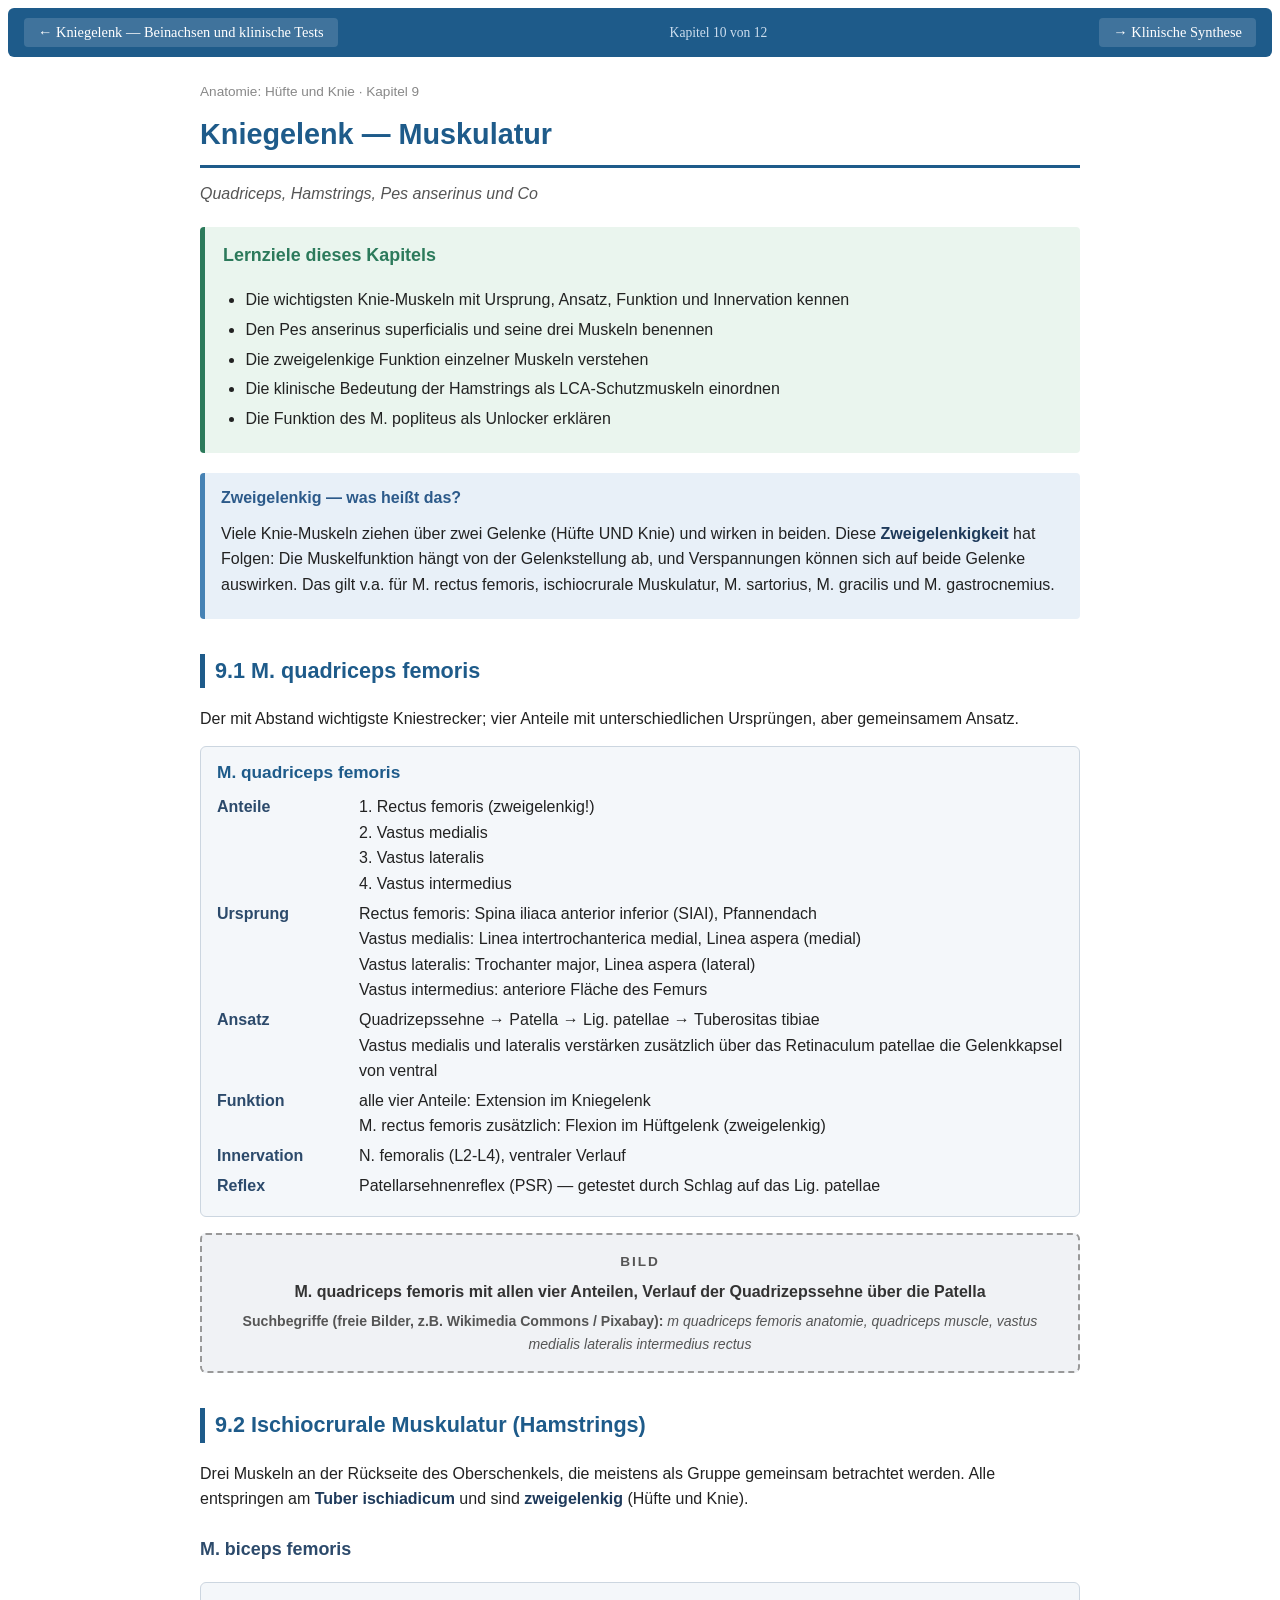
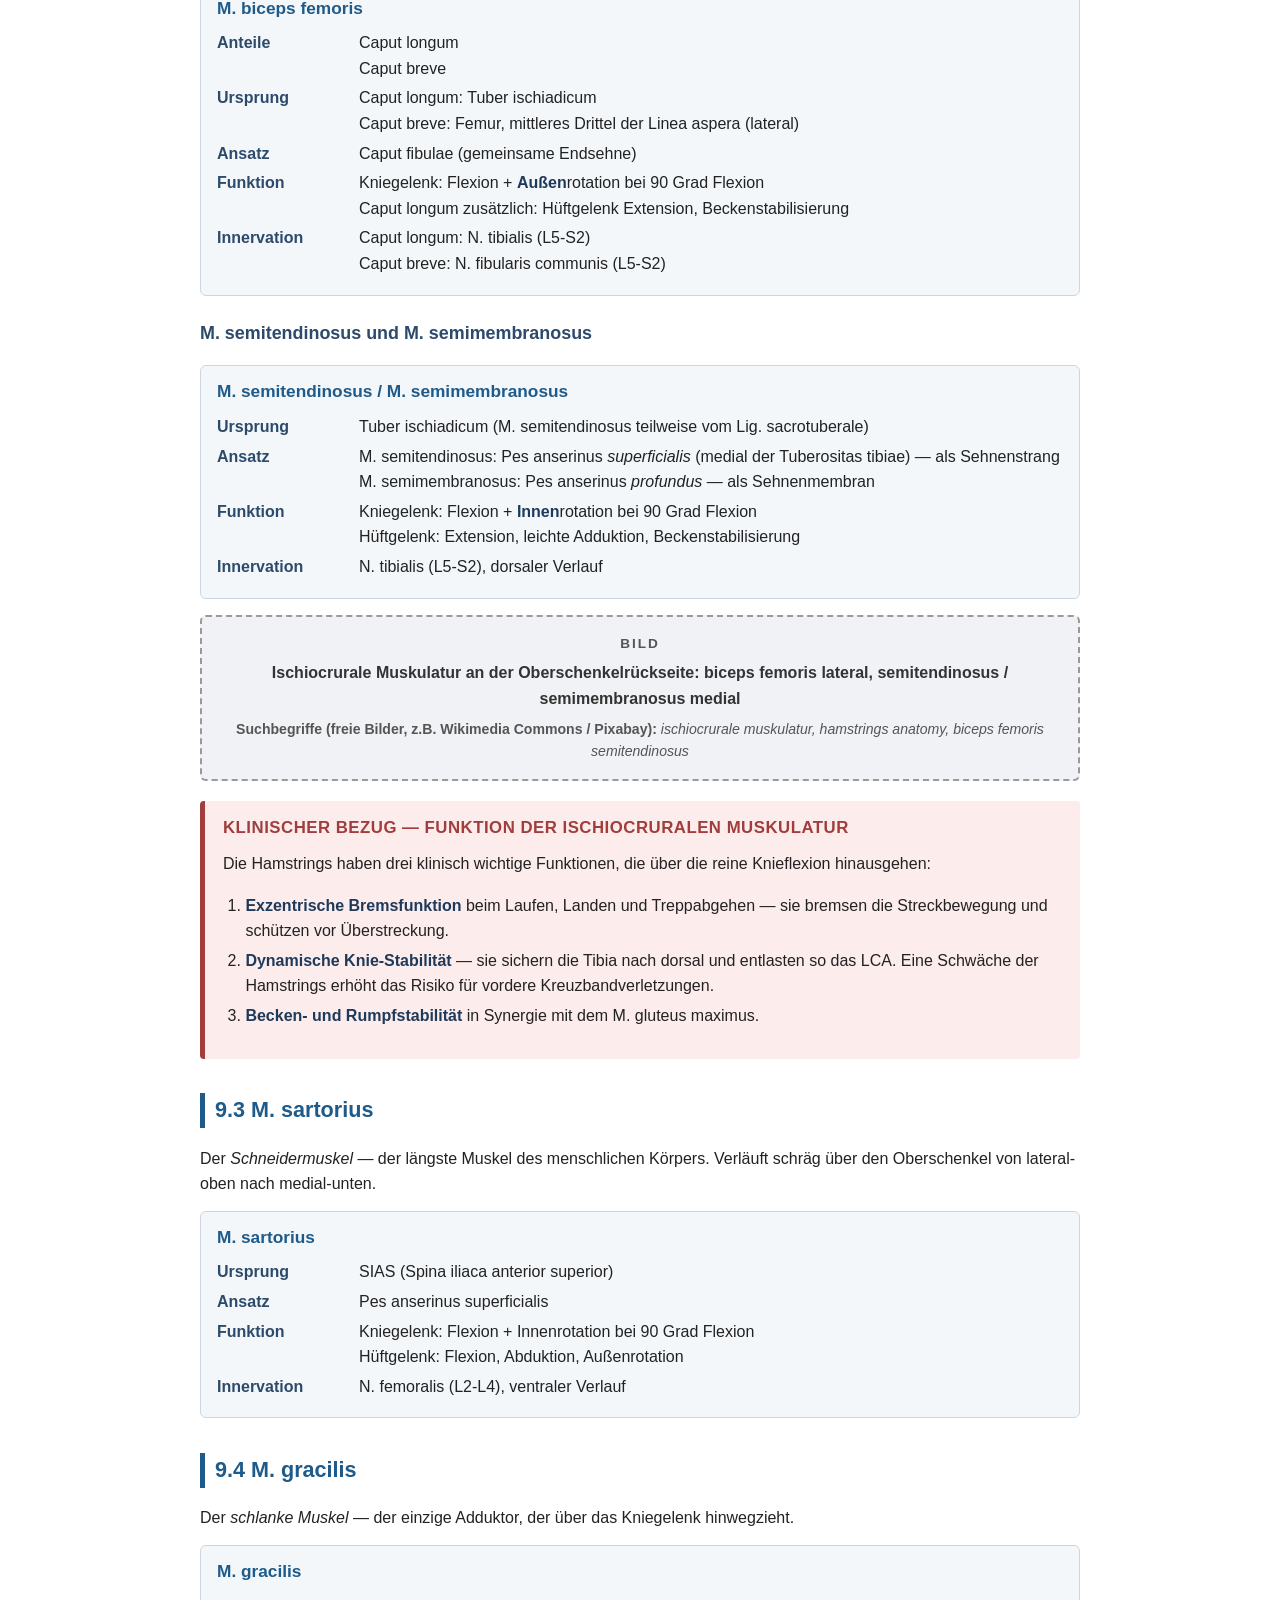
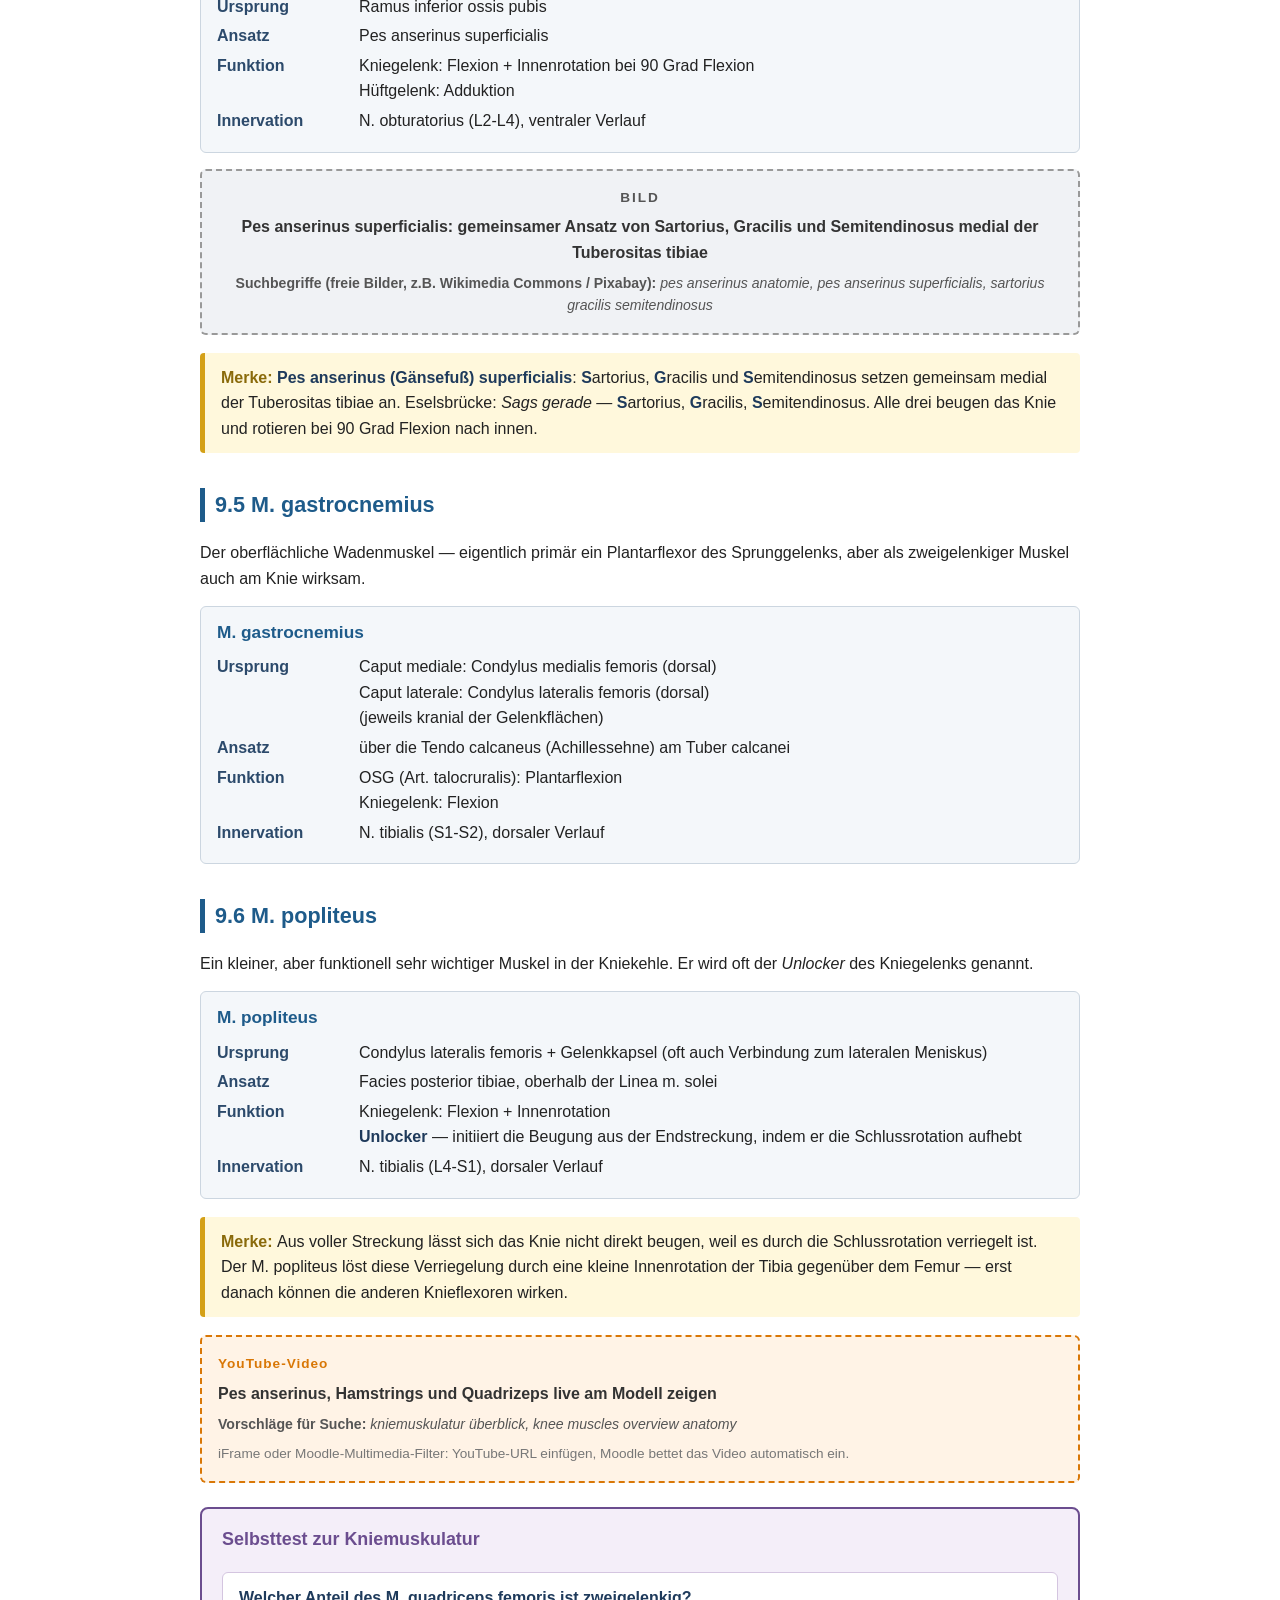
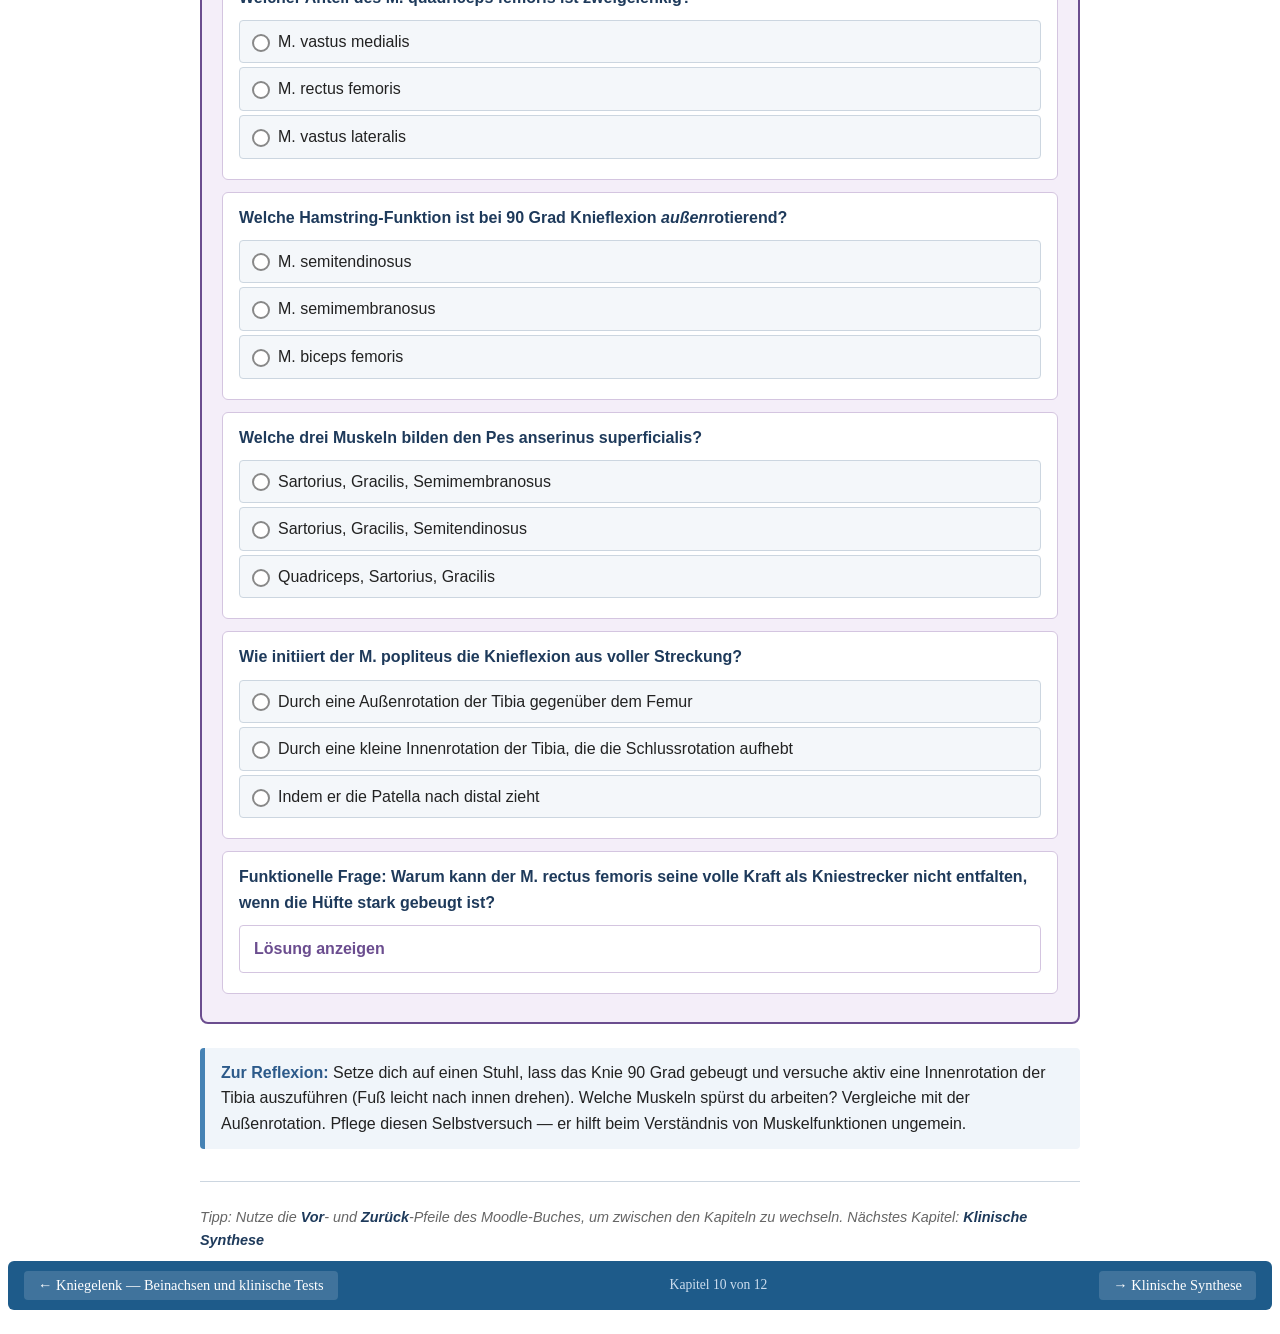
<file: Referenz/09_knie_muskeln.html>
<!DOCTYPE html>
<html lang="de">
<head>
  <meta charset="UTF-8">
  <meta name="viewport" content="width=device-width, initial-scale=1.0">
  <title>Kniegelenk — Muskulatur</title>
  <script src="scorm_api.js"></script>
  
<style>
.scorm-nav {
  display: flex; justify-content: space-between; align-items: center;
  padding: 10px 16px; background: #1e5b8a; border-radius: 6px;
  margin-bottom: 24px; gap: 12px;
}
.nav-btn {
  color: #fff; text-decoration: none; font-size: 0.9em;
  background: rgba(255,255,255,0.15); padding: 6px 14px;
  border-radius: 4px; white-space: nowrap;
}
.nav-btn:hover { background: rgba(255,255,255,0.3); }
.nav-btn.disabled { opacity: 0.4; cursor: default; }
.nav-progress { color: #cde; font-size: 0.85em; }
</style>

  <style>
/* ==== Anatomie-Modul: einheitliches Stylesheet ==== */
.atm { font-family: -apple-system, BlinkMacSystemFont, "Segoe UI", Roboto, sans-serif;
       line-height: 1.6; color: #222; max-width: 880px; margin: 0 auto; }
.atm * { box-sizing: border-box; }
.atm h1 { color: #1e5b8a; border-bottom: 3px solid #1e5b8a; padding-bottom: 8px;
          font-size: 1.8em; margin-top: 0; }
.atm h2 { color: #1e5b8a; margin-top: 1.6em; font-size: 1.35em;
          border-left: 5px solid #1e5b8a; padding-left: 10px; }
.atm h3 { color: #2c4a6b; margin-top: 1.3em; font-size: 1.12em; }
.atm h4 { color: #444; margin-top: 1em; font-size: 1em; }
.atm p { margin: 0.6em 0; }
.atm ul, .atm ol { padding-left: 1.4em; }
.atm li { margin: 0.25em 0; }
.atm strong { color: #1e3a5b; }
.atm em { font-style: italic; }

/* Lernziel-Box (grün) */
.atm-lernziele { background: #eaf5ee; border-left: 5px solid #2c7a5b;
  padding: 14px 18px; border-radius: 4px; margin: 20px 0; }
.atm-lernziele h3 { color: #2c7a5b; margin-top: 0; }
.atm-lernziele ul { margin: 0.5em 0; }

/* Merke / Eselsbrücke (gelb) */
.atm-merke { background: #fff8dc; border-left: 5px solid #d4a017;
  padding: 12px 16px; border-radius: 4px; margin: 18px 0; }
.atm-merke::before { content: "Merke: "; font-weight: bold; color: #8a6a0a; }

.atm-eselsbrücke { background: #fff8dc; border-left: 5px solid #d4a017;
  padding: 12px 16px; border-radius: 4px; margin: 18px 0; }
.atm-eselsbrücke::before { content: "Eselsbrücke: "; font-weight: bold; color: #8a6a0a; }

/* Klinischer Bezug (rot) */
.atm-klinik { background: #fdecec; border-left: 5px solid #a13d3d;
  padding: 14px 18px; border-radius: 4px; margin: 20px 0; }
.atm-klinik h4 { color: #a13d3d; margin-top: 0; margin-bottom: 8px;
  font-size: 1.05em; text-transform: uppercase; letter-spacing: 0.5px; }

/* Info-Input (hellblau) */
.atm-info { background: #e8f0f8; border-left: 5px solid #4682b4;
  padding: 12px 16px; border-radius: 4px; margin: 18px 0; }
.atm-info h4 { color: #2c5a8a; margin-top: 0; margin-bottom: 6px; font-size: 1em; }

/* Tabellen */
.atm-tabelle { width: 100%; border-collapse: collapse; margin: 16px 0;
  font-size: 0.95em; }
.atm-tabelle th, .atm-tabelle td { border: 1px solid #ccd6e0;
  padding: 8px 12px; text-align: left; vertical-align: top; }
.atm-tabelle th { background: #1e5b8a; color: #fff; font-weight: 600; }
.atm-tabelle tr:nth-child(even) td { background: #f4f7fa; }

/* Muskelbox (kompaktes Datenblatt) */
.atm-muskel { background: #f4f7fa; border: 1px solid #ccd6e0;
  border-radius: 6px; padding: 12px 16px; margin: 14px 0; }
.atm-muskel h4 { color: #1e5b8a; margin: 0 0 8px 0; font-size: 1.08em; }
.atm-muskel dl { margin: 6px 0; display: grid;
  grid-template-columns: 130px 1fr; gap: 4px 12px; }
.atm-muskel dt { font-weight: 600; color: #2c4a6b; }
.atm-muskel dd { margin: 0; }

/* Bild-Platzhalter */
.atm-bild { background: #f0f2f5; border: 2px dashed #999;
  padding: 16px; margin: 16px 0; border-radius: 6px; text-align: center; }
.atm-bild::before { content: "BILD"; display: block;
  font-weight: bold; color: #555; font-size: 0.85em;
  letter-spacing: 2px; margin-bottom: 6px; }
.atm-bild .atm-bild-titel { font-weight: 600; color: #333; }
.atm-bild .atm-bild-such { font-size: 0.88em; color: #555; margin-top: 6px;
  font-style: italic; }
.atm-bild .atm-bild-such::before { content: "Suchbegriffe (freie Bilder, z.B. Wikimedia Commons / Pixabay): ";
  font-style: normal; font-weight: 600; }

/* Video-Platzhalter (YouTube) */
.atm-video { background: #fff3e6; border: 2px dashed #d97706;
  padding: 16px; margin: 16px 0; border-radius: 6px; }
.atm-video::before { content: "YouTube-Video"; display: block;
  font-weight: bold; color: #d97706; font-size: 0.85em;
  letter-spacing: 1px; margin-bottom: 6px; }
.atm-video .atm-video-titel { font-weight: 600; color: #333; }
.atm-video .atm-video-such { font-size: 0.88em; color: #555; margin-top: 6px;
  font-style: italic; }
.atm-video .atm-video-such::before { content: "Vorschläge für Suche: ";
  font-style: normal; font-weight: 600; }
.atm-video .atm-video-anleit { font-size: 0.85em; color: #777; margin-top: 8px; }

/* Selbsttest (lila) */
.atm-quiz { background: #f4eef9; border: 2px solid #6b4d8f;
  border-radius: 8px; padding: 16px 20px; margin: 24px 0; }
.atm-quiz h3 { color: #6b4d8f; margin-top: 0; }
.atm-quiz h3::before { content: "Selbsttest "; }

.atm-frage { background: #fff; border: 1px solid #d4c5e0;
  border-radius: 6px; padding: 12px 16px; margin: 12px 0; }
.atm-frage > p:first-child { font-weight: 600; color: #1e3a5b; margin-top: 0; }

/* Multiple-Choice-Optionen mit CSS-only Feedback */
.atm-mc { margin: 8px 0; }
.atm-mc input[type="radio"] { display: none; }
.atm-mc label { display: block; padding: 8px 12px; margin: 4px 0;
  background: #f4f7fa; border: 1px solid #ccd6e0; border-radius: 4px;
  cursor: pointer; transition: background 0.15s; }
.atm-mc label:hover { background: #e3ebf4; }
.atm-mc label::before { content: ""; display: inline-block; width: 14px; height: 14px;
  border: 2px solid #888; border-radius: 50%; margin-right: 8px;
  vertical-align: middle; background: #fff; }
.atm-mc input[type="radio"]:checked + label { background: #e0d4ec;
  border-color: #6b4d8f; }
.atm-mc input[type="radio"]:checked + label::before { background: #6b4d8f;
  border-color: #6b4d8f; }
.atm-feedback { display: none; padding: 10px 14px; margin-top: 6px;
  border-radius: 4px; font-size: 0.95em; }
.atm-richtig { background: #e0f0e0; border-left: 4px solid #2c7a5b; color: #1e4a30; }
.atm-falsch { background: #f8e0e0; border: none; border-left: 4px solid #a13d3d; color: #6b2020; }

/* Lösung-aufdecken Box */
details.atm-lösung { background: #fff; border: 1px solid #d4c5e0;
  border-radius: 4px; padding: 10px 14px; margin: 8px 0; }
details.atm-lösung summary { cursor: pointer; font-weight: 600; color: #6b4d8f;
  list-style: none; }
details.atm-lösung summary::before { content: "Lösung anzeigen "; }
details.atm-lösung[open] summary::before { content: "Lösung verbergen "; }
details.atm-lösung[open] summary { margin-bottom: 8px; border-bottom: 1px solid #e0d4ec; padding-bottom: 6px; }

/* Reflexion */
.atm-reflexion { background: #f0f5fa; border-left: 5px solid #4682b4;
  padding: 12px 16px; border-radius: 4px; margin: 16px 0; }
.atm-reflexion::before { content: "Zur Reflexion: "; font-weight: bold; color: #2c5a8a; }

/* Navigation am Ende */
.atm-nav { margin-top: 32px; padding-top: 16px; border-top: 1px solid #ccd6e0;
  font-size: 0.9em; color: #666; }
.atm-nav .atm-nav-hinweis { font-style: italic; }

/* Mobile */
@media (max-width: 600px) {
  .atm h1 { font-size: 1.5em; }
  .atm-muskel dl { grid-template-columns: 1fr; }
  .atm-muskel dt { margin-top: 6px; }
}

#q028o0:checked ~ #q028o0-fb { display:block; } #q028o1:checked ~ #q028o1-fb { display:block; } #q028o2:checked ~ #q028o2-fb { display:block; }
#q029o0:checked ~ #q029o0-fb { display:block; } #q029o1:checked ~ #q029o1-fb { display:block; } #q029o2:checked ~ #q029o2-fb { display:block; }
#q030o0:checked ~ #q030o0-fb { display:block; } #q030o1:checked ~ #q030o1-fb { display:block; } #q030o2:checked ~ #q030o2-fb { display:block; }
#q031o0:checked ~ #q031o0-fb { display:block; } #q031o1:checked ~ #q031o1-fb { display:block; } #q031o2:checked ~ #q031o2-fb { display:block; }</style>
</head>
<body>
<div class="scorm-nav">
  <a class="nav-btn" href="08_knie_achsen.html">← Kniegelenk — Beinachsen und klinische Tests</a>
  <span class="nav-progress">Kapitel 10 von 12</span>
  <a class="nav-btn" href="10_klinik.html">→ Klinische Synthese</a>
</div>
<div class="atm">
  <p style="color:#888;font-size:0.85em;margin-top:0;">Anatomie: Hüfte und Knie &middot; Kapitel 9</p>
  <h1>Kniegelenk &mdash; Muskulatur</h1>
  <p style="color:#555;font-style:italic;margin-top:-6px;">Quadriceps, Hamstrings, Pes anserinus und Co</p>

  <div class="atm-lernziele">
    <h3>Lernziele dieses Kapitels</h3>
    <ul>
      <li>Die wichtigsten Knie-Muskeln mit Ursprung, Ansatz, Funktion und Innervation kennen</li>
      <li>Den Pes anserinus superficialis und seine drei Muskeln benennen</li>
      <li>Die zweigelenkige Funktion einzelner Muskeln verstehen</li>
      <li>Die klinische Bedeutung der Hamstrings als LCA-Schutzmuskeln einordnen</li>
      <li>Die Funktion des M. popliteus als Unlocker erklären</li>
    </ul>
  </div>

  
  <div class="atm-info"><h4>Zweigelenkig &mdash; was heißt das?</h4><p>Viele Knie-Muskeln ziehen über zwei Gelenke (Hüfte UND Knie) und wirken in beiden. Diese <strong>Zweigelenkigkeit</strong> hat Folgen: Die Muskelfunktion hängt von der Gelenkstellung ab, und Verspannungen können sich auf beide Gelenke auswirken. Das gilt v.a. für M. rectus femoris, ischiocrurale Muskulatur, M. sartorius, M. gracilis und M. gastrocnemius.</p></div>

  <h2>9.1 M. quadriceps femoris</h2>
  <p>Der mit Abstand wichtigste Knie&shy;strecker; vier Anteile mit unterschiedlichen Ursprüngen,
  aber gemeinsamem Ansatz.</p>

  <div class="atm-muskel">
    <h4>M. quadriceps femoris</h4>
    <dl>
      <dt>Anteile</dt><dd>1. Rectus femoris (zweigelenkig!)<br>2. Vastus medialis<br>3. Vastus lateralis<br>4. Vastus intermedius</dd>
      <dt>Ursprung</dt><dd>Rectus femoris: Spina iliaca anterior inferior (SIAI), Pfannendach<br>Vastus medialis: Linea intertrochanterica medial, Linea aspera (medial)<br>Vastus lateralis: Trochanter major, Linea aspera (lateral)<br>Vastus intermedius: anteriore Fläche des Femurs</dd>
      <dt>Ansatz</dt><dd>Quadrizepssehne &rarr; Patella &rarr; Lig. patellae &rarr; Tuberositas tibiae<br>Vastus medialis und lateralis verstärken zusätzlich über das Retinaculum patellae die Gelenkkapsel von ventral</dd>
      <dt>Funktion</dt><dd>alle vier Anteile: Extension im Kniegelenk<br>M. rectus femoris zusätzlich: Flexion im Hüftgelenk (zweigelenkig)</dd>
      <dt>Innervation</dt><dd>N. femoralis (L2-L4), ventraler Verlauf</dd>
      <dt>Reflex</dt><dd>Patellarsehnenreflex (PSR) &mdash; getestet durch Schlag auf das Lig. patellae</dd>
    </dl>
  </div>

  <div class="atm-bild">
  <div class="atm-bild-titel">M. quadriceps femoris mit allen vier Anteilen, Verlauf der Quadrizepssehne über die Patella</div>
  
  <div class="atm-bild-such">m quadriceps femoris anatomie, quadriceps muscle, vastus medialis lateralis intermedius rectus</div>
</div>

  <h2>9.2 Ischiocrurale Muskulatur (Hamstrings)</h2>
  <p>Drei Muskeln an der Rückseite des Oberschenkels, die meistens als Gruppe gemeinsam betrachtet
  werden. Alle entspringen am <strong>Tuber ischiadicum</strong> und sind <strong>zweigelenkig</strong>
  (Hüfte und Knie).</p>

  <h3>M. biceps femoris</h3>
  <div class="atm-muskel">
    <h4>M. biceps femoris</h4>
    <dl>
      <dt>Anteile</dt><dd>Caput longum<br>Caput breve</dd>
      <dt>Ursprung</dt><dd>Caput longum: Tuber ischiadicum<br>Caput breve: Femur, mittleres Drittel der Linea aspera (lateral)</dd>
      <dt>Ansatz</dt><dd>Caput fibulae (gemeinsame Endsehne)</dd>
      <dt>Funktion</dt><dd>Kniegelenk: Flexion + <strong>Außen</strong>rotation bei 90 Grad Flexion<br>Caput longum zusätzlich: Hüftgelenk Extension, Beckenstabilisierung</dd>
      <dt>Innervation</dt><dd>Caput longum: N. tibialis (L5-S2)<br>Caput breve: N. fibularis communis (L5-S2)</dd>
    </dl>
  </div>

  <h3>M. semitendinosus und M. semimembranosus</h3>
  <div class="atm-muskel">
    <h4>M. semitendinosus / M. semimembranosus</h4>
    <dl>
      <dt>Ursprung</dt><dd>Tuber ischiadicum (M. semitendinosus teilweise vom Lig. sacrotuberale)</dd>
      <dt>Ansatz</dt><dd>M. semitendinosus: Pes anserinus <em>superficialis</em> (medial der Tuberositas tibiae) &mdash; als Sehnenstrang<br>M. semimembranosus: Pes anserinus <em>profundus</em> &mdash; als Sehnenmembran</dd>
      <dt>Funktion</dt><dd>Kniegelenk: Flexion + <strong>Innen</strong>rotation bei 90 Grad Flexion<br>Hüftgelenk: Extension, leichte Adduktion, Beckenstabilisierung</dd>
      <dt>Innervation</dt><dd>N. tibialis (L5-S2), dorsaler Verlauf</dd>
    </dl>
  </div>

  <div class="atm-bild">
  <div class="atm-bild-titel">Ischiocrurale Muskulatur an der Oberschenkelrückseite: biceps femoris lateral, semitendinosus / semimembranosus medial</div>
  
  <div class="atm-bild-such">ischiocrurale muskulatur, hamstrings anatomy, biceps femoris semitendinosus</div>
</div>

  <div class="atm-klinik"><h4>Klinischer Bezug &mdash; Funktion der ischiocruralen Muskulatur</h4><p>Die Hamstrings haben drei klinisch wichtige Funktionen, die über die reine Knieflexion hinausgehen:</p>
          <ol>
            <li><strong>Exzentrische Bremsfunktion</strong> beim Laufen, Landen und Treppabgehen &mdash; sie bremsen die
                Streckbewegung und schützen vor Überstreckung.</li>
            <li><strong>Dynamische Knie-Stabilität</strong> &mdash; sie sichern die Tibia nach dorsal und entlasten so
                das LCA. Eine Schwäche der Hamstrings erhöht das Risiko für vordere Kreuzbandverletzungen.</li>
            <li><strong>Becken- und Rumpfstabilität</strong> in Synergie mit dem M. gluteus maximus.</li>
          </ol></div>

  <h2>9.3 M. sartorius</h2>
  <p>Der <em>Schneidermuskel</em> &mdash; der längste Muskel des menschlichen Körpers. Verläuft schräg
  über den Oberschenkel von lateral-oben nach medial-unten.</p>

  <div class="atm-muskel">
    <h4>M. sartorius</h4>
    <dl>
      <dt>Ursprung</dt><dd>SIAS (Spina iliaca anterior superior)</dd>
      <dt>Ansatz</dt><dd>Pes anserinus superficialis</dd>
      <dt>Funktion</dt><dd>Kniegelenk: Flexion + Innenrotation bei 90 Grad Flexion<br>Hüftgelenk: Flexion, Abduktion, Außenrotation</dd>
      <dt>Innervation</dt><dd>N. femoralis (L2-L4), ventraler Verlauf</dd>
    </dl>
  </div>

  <h2>9.4 M. gracilis</h2>
  <p>Der <em>schlanke Muskel</em> &mdash; der einzige Adduktor, der über das Kniegelenk hinwegzieht.</p>

  <div class="atm-muskel">
    <h4>M. gracilis</h4>
    <dl>
      <dt>Ursprung</dt><dd>Ramus inferior ossis pubis</dd>
      <dt>Ansatz</dt><dd>Pes anserinus superficialis</dd>
      <dt>Funktion</dt><dd>Kniegelenk: Flexion + Innenrotation bei 90 Grad Flexion<br>Hüftgelenk: Adduktion</dd>
      <dt>Innervation</dt><dd>N. obturatorius (L2-L4), ventraler Verlauf</dd>
    </dl>
  </div>

  <div class="atm-bild">
  <div class="atm-bild-titel">Pes anserinus superficialis: gemeinsamer Ansatz von Sartorius, Gracilis und Semitendinosus medial der Tuberositas tibiae</div>
  
  <div class="atm-bild-such">pes anserinus anatomie, pes anserinus superficialis, sartorius gracilis semitendinosus</div>
</div>

  <div class="atm-merke"><strong>Pes anserinus (Gänsefuß) superficialis</strong>: <strong>S</strong>artorius, <strong>G</strong>racilis und <strong>S</strong>emitendinosus setzen gemeinsam medial der Tuberositas tibiae an. Eselsbrücke: <em>Sags gerade</em> &mdash; <strong>S</strong>artorius, <strong>G</strong>racilis, <strong>S</strong>emitendinosus. Alle drei beugen das Knie und rotieren bei 90 Grad Flexion nach innen.</div>

  <h2>9.5 M. gastrocnemius</h2>
  <p>Der oberflächliche Wadenmuskel &mdash; eigentlich primär ein Plantarflexor des Sprunggelenks,
  aber als zweigelenkiger Muskel auch am Knie wirksam.</p>

  <div class="atm-muskel">
    <h4>M. gastrocnemius</h4>
    <dl>
      <dt>Ursprung</dt><dd>Caput mediale: Condylus medialis femoris (dorsal)<br>Caput laterale: Condylus lateralis femoris (dorsal)<br>(jeweils kranial der Gelenkflächen)</dd>
      <dt>Ansatz</dt><dd>über die Tendo calcaneus (Achillessehne) am Tuber calcanei</dd>
      <dt>Funktion</dt><dd>OSG (Art. talocruralis): Plantarflexion<br>Kniegelenk: Flexion</dd>
      <dt>Innervation</dt><dd>N. tibialis (S1-S2), dorsaler Verlauf</dd>
    </dl>
  </div>

  <h2>9.6 M. popliteus</h2>
  <p>Ein kleiner, aber funktionell sehr wichtiger Muskel in der Kniekehle. Er wird oft der
  <em>Unlocker</em> des Kniegelenks genannt.</p>

  <div class="atm-muskel">
    <h4>M. popliteus</h4>
    <dl>
      <dt>Ursprung</dt><dd>Condylus lateralis femoris + Gelenkkapsel (oft auch Verbindung zum lateralen Meniskus)</dd>
      <dt>Ansatz</dt><dd>Facies posterior tibiae, oberhalb der Linea m. solei</dd>
      <dt>Funktion</dt><dd>Kniegelenk: Flexion + Innenrotation<br><strong>Unlocker</strong> &mdash; initiiert die Beugung aus der Endstreckung, indem er die Schlussrotation aufhebt</dd>
      <dt>Innervation</dt><dd>N. tibialis (L4-S1), dorsaler Verlauf</dd>
    </dl>
  </div>

  <div class="atm-merke">Aus voller Streckung lässt sich das Knie nicht direkt beugen, weil es durch die Schlussrotation verriegelt ist. Der M. popliteus löst diese Verriegelung durch eine kleine Innenrotation der Tibia gegenüber dem Femur &mdash; erst danach können die anderen Knieflexoren wirken.</div>

  <div class="atm-video">
  <div class="atm-video-titel">Pes anserinus, Hamstrings und Quadrizeps live am Modell zeigen</div>
  <div class="atm-video-such">kniemuskulatur überblick, knee muscles overview anatomy</div>
  <div class="atm-video-anleit">iFrame oder Moodle-Multimedia-Filter: YouTube-URL einfügen, Moodle bettet das Video automatisch ein.</div>
</div>

  <div class="atm-quiz"><h3>zur Kniemuskulatur</h3><div class="atm-frage"><p>Welcher Anteil des M. quadriceps femoris ist zweigelenkig?</p><div class="atm-mc">
<input type="radio" name="q028" id="q028o0">
<label for="q028o0">M. vastus medialis</label>
<div class="atm-feedback atm-falsch" id="q028o0-fb">Falsch. Die Vasti haben alle ihren Ursprung am Femur und sind nur am Knie wirksam.</div>
<input type="radio" name="q028" id="q028o1">
<label for="q028o1">M. rectus femoris</label>
<div class="atm-feedback atm-richtig" id="q028o1-fb">Richtig! Der Rectus femoris entspringt an der SIAI (Becken) und ist deshalb auch im Hüftgelenk wirksam (Flexion).</div>
<input type="radio" name="q028" id="q028o2">
<label for="q028o2">M. vastus lateralis</label>
<div class="atm-feedback atm-falsch" id="q028o2-fb">Falsch &mdash; auch er entspringt am Femur.</div>
</div>

</div>
<div class="atm-frage"><p>Welche Hamstring-Funktion ist bei 90 Grad Knieflexion <em>außen</em>rotierend?</p><div class="atm-mc">
<input type="radio" name="q029" id="q029o0">
<label for="q029o0">M. semitendinosus</label>
<div class="atm-feedback atm-falsch" id="q029o0-fb">Falsch &mdash; er rotiert nach innen.</div>
<input type="radio" name="q029" id="q029o1">
<label for="q029o1">M. semimembranosus</label>
<div class="atm-feedback atm-falsch" id="q029o1-fb">Falsch &mdash; auch er rotiert nach innen.</div>
<input type="radio" name="q029" id="q029o2">
<label for="q029o2">M. biceps femoris</label>
<div class="atm-feedback atm-richtig" id="q029o2-fb">Richtig! Der M. biceps femoris ist der einzige der Hamstrings, der das gebeugte Knie nach <em>außen</em> rotiert &mdash; weil er lateral an der Fibula ansetzt.</div>
</div>

</div>
<div class="atm-frage"><p>Welche drei Muskeln bilden den Pes anserinus superficialis?</p><div class="atm-mc">
<input type="radio" name="q030" id="q030o0">
<label for="q030o0">Sartorius, Gracilis, Semimembranosus</label>
<div class="atm-feedback atm-falsch" id="q030o0-fb">Falsch &mdash; der Semimembranosus zieht zum Pes anserinus <em>profundus</em>.</div>
<input type="radio" name="q030" id="q030o1">
<label for="q030o1">Sartorius, Gracilis, Semitendinosus</label>
<div class="atm-feedback atm-richtig" id="q030o1-fb">Richtig! Eselsbrücke: <em>Sags gerade</em>. Alle drei beugen das Knie und innenrotieren bei 90 Grad Flexion.</div>
<input type="radio" name="q030" id="q030o2">
<label for="q030o2">Quadriceps, Sartorius, Gracilis</label>
<div class="atm-feedback atm-falsch" id="q030o2-fb">Falsch &mdash; der Quadriceps zieht über das Lig. patellae zur Tuberositas tibiae.</div>
</div>

</div>
<div class="atm-frage"><p>Wie initiiert der M. popliteus die Knieflexion aus voller Streckung?</p><div class="atm-mc">
<input type="radio" name="q031" id="q031o0">
<label for="q031o0">Durch eine Außenrotation der Tibia gegenüber dem Femur</label>
<div class="atm-feedback atm-falsch" id="q031o0-fb">Falsch. Eine Außenrotation würde das Knie noch stärker verriegeln.</div>
<input type="radio" name="q031" id="q031o1">
<label for="q031o1">Durch eine kleine Innenrotation der Tibia, die die Schlussrotation aufhebt</label>
<div class="atm-feedback atm-richtig" id="q031o1-fb">Richtig! Erst nach dieser Entriegelung können die anderen Knieflexoren wirken &mdash; daher der Spitzname Unlocker.</div>
<input type="radio" name="q031" id="q031o2">
<label for="q031o2">Indem er die Patella nach distal zieht</label>
<div class="atm-feedback atm-falsch" id="q031o2-fb">Falsch &mdash; das ist nicht seine Aufgabe.</div>
</div>

</div>
<div class="atm-frage">
      <p><strong>Funktionelle Frage:</strong> Warum kann der M. rectus femoris seine volle Kraft als Kniestrecker nicht entfalten, wenn die Hüfte stark gebeugt ist?</p>
      <details class="atm-lösung"><summary></summary><p>Als zweigelenkiger Muskel verkürzt sich der Rectus femoris bei <em>Hüftflexion</em>. In dieser verkürzten Stellung kann er weniger zusätzliche Kontraktionskraft für die <em>Knieextension</em> entwickeln &mdash; das Phänomen heißt <strong>aktive Insuffizienz</strong>. Umgekehrt: Bei <em>Hüftextension</em> wird der Rectus vorgespannt und kann mehr Kraft entwickeln. Praktische Konsequenz: Quadrizeps-Training in unterschiedlichen Hüftstellungen aktiviert die einzelnen Anteile unterschiedlich.</p></details>
    </div></div>

  <div class="atm-reflexion">Setze dich auf einen Stuhl, lass das Knie 90 Grad gebeugt und versuche aktiv eine Innenrotation der Tibia auszuführen (Fuß leicht nach innen drehen). Welche Muskeln spürst du arbeiten? Vergleiche mit der Außenrotation. Pflege diesen Selbstversuch &mdash; er hilft beim Verständnis von Muskelfunktionen ungemein.</div>


  <div class="atm-nav">
    <p class="atm-nav-hinweis">Tipp: Nutze die <strong>Vor</strong>- und <strong>Zurück</strong>-Pfeile des Moodle-Buches, um zwischen den Kapiteln zu wechseln. Nächstes Kapitel: <strong>Klinische Synthese</strong></p>
  </div>

</div>
<div class="scorm-nav">
  <a class="nav-btn" href="08_knie_achsen.html">← Kniegelenk — Beinachsen und klinische Tests</a>
  <span class="nav-progress">Kapitel 10 von 12</span>
  <a class="nav-btn" href="10_klinik.html">→ Klinische Synthese</a>
</div>
</body>
</html>
</file>
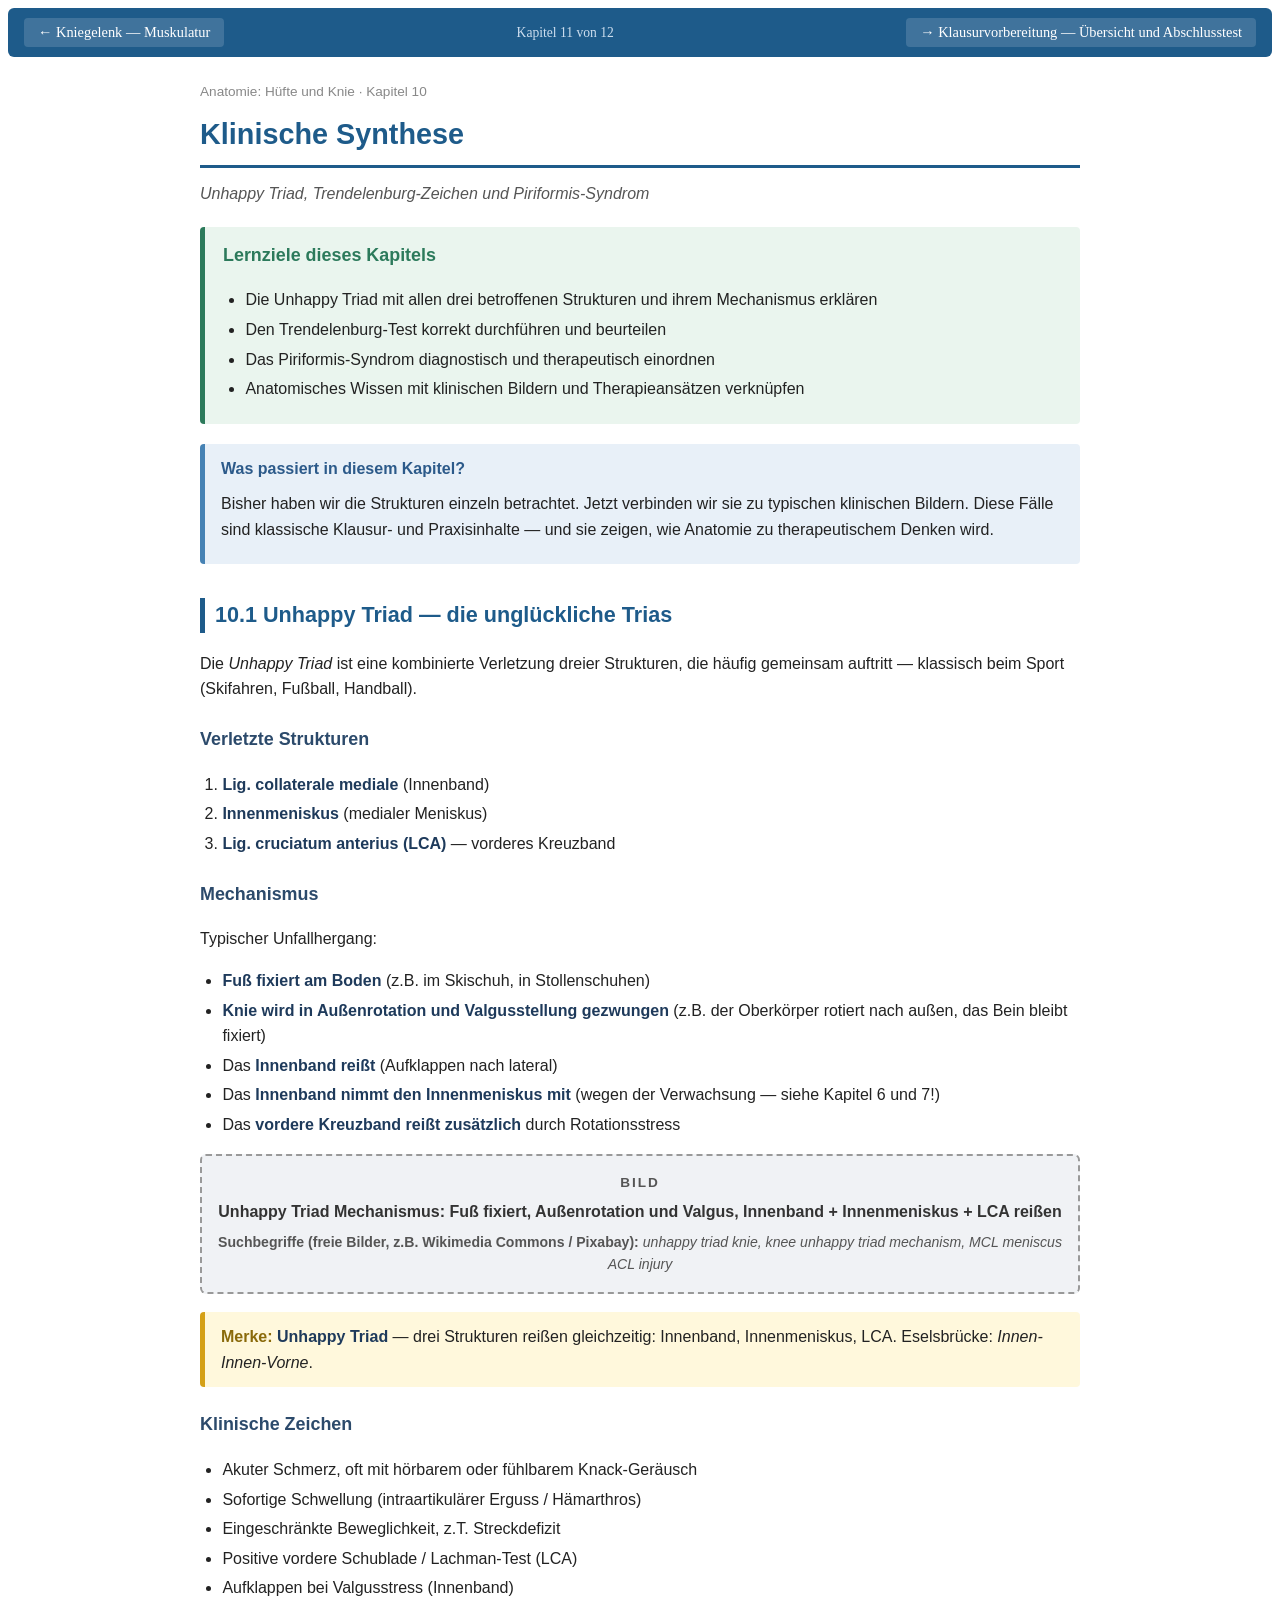
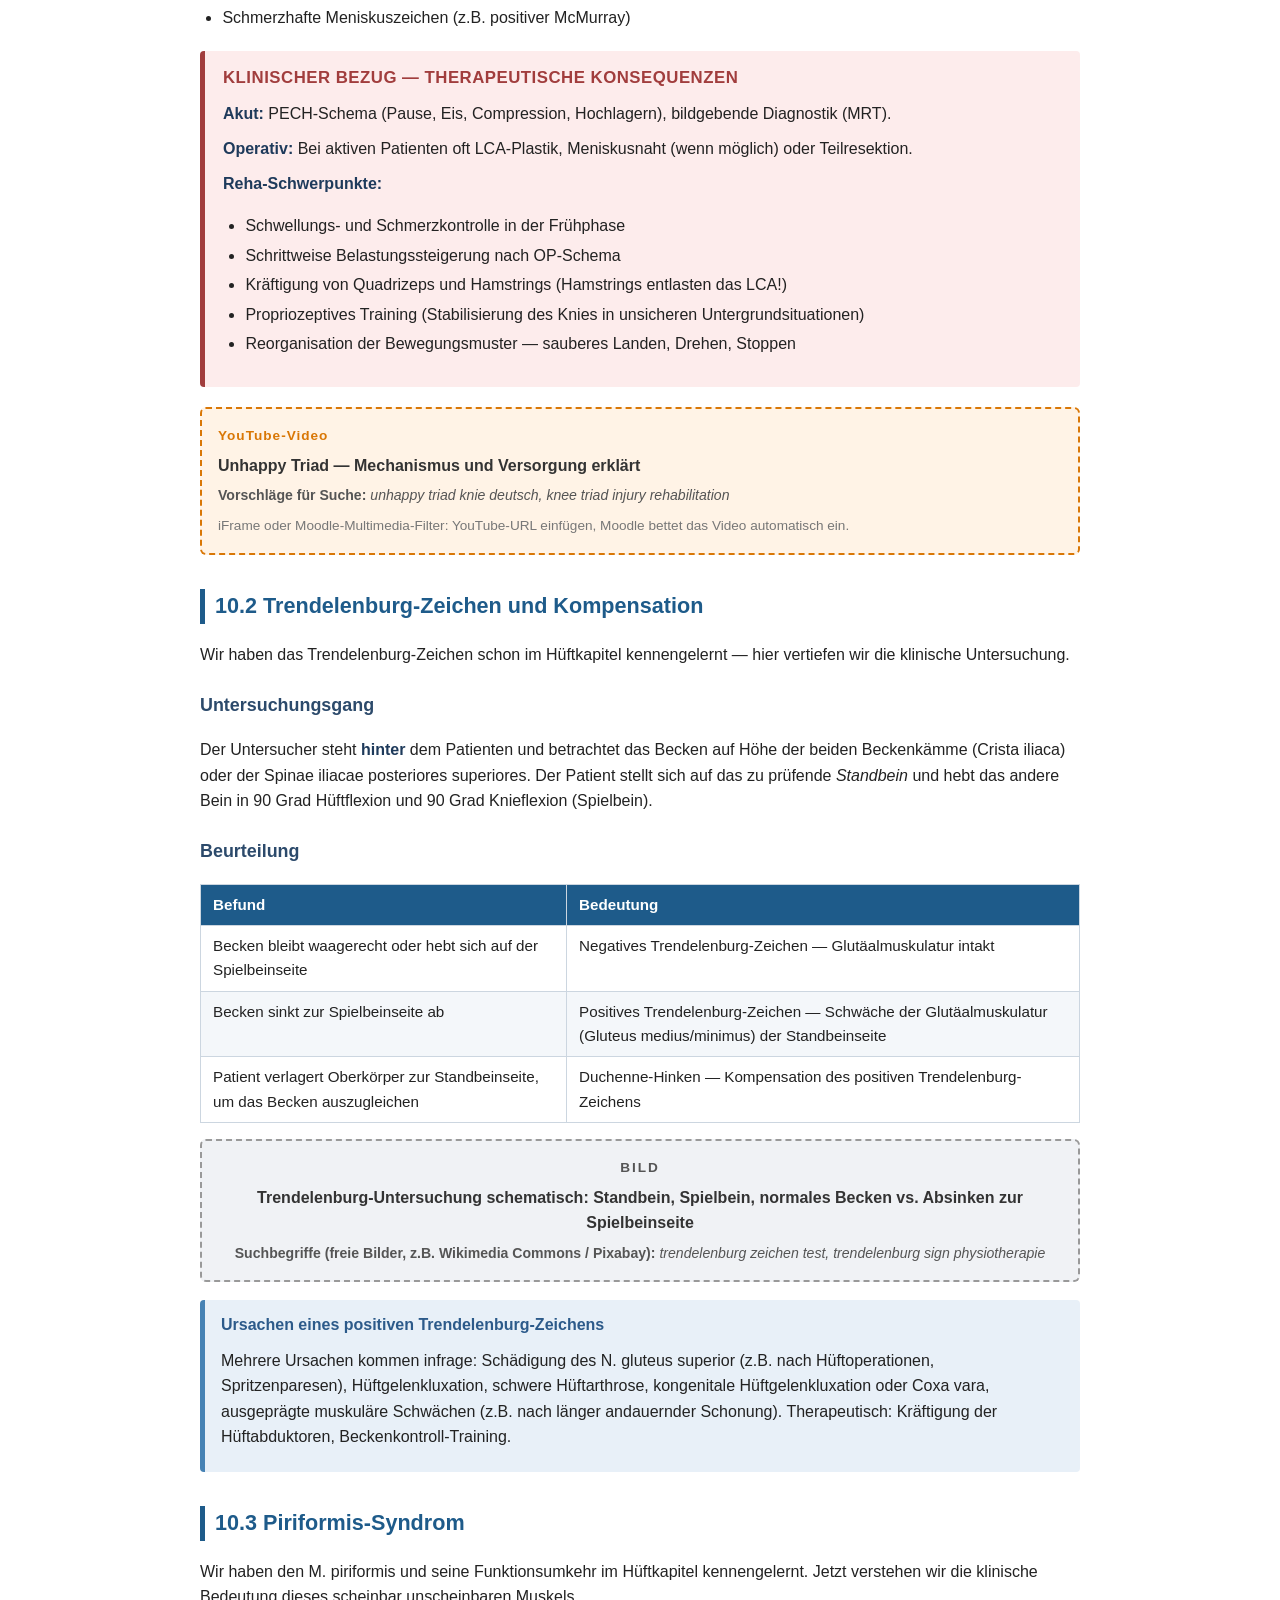
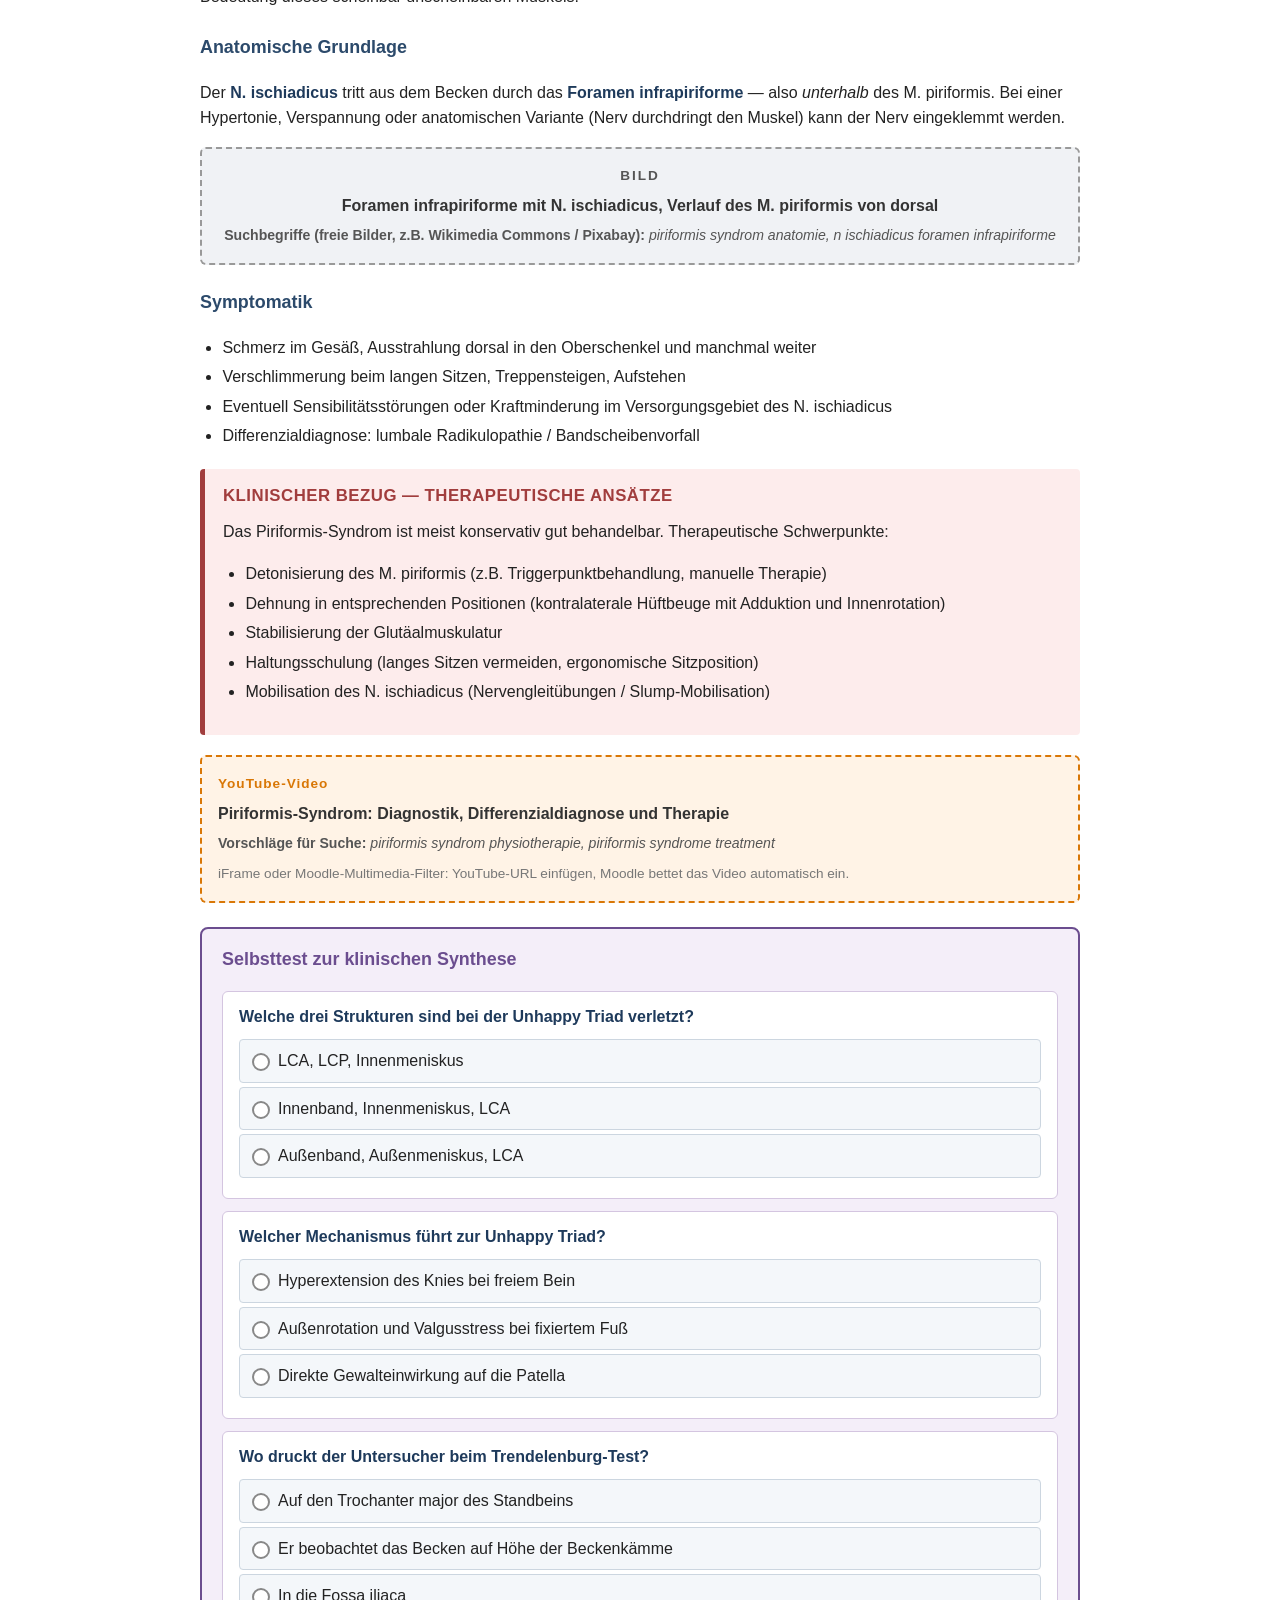
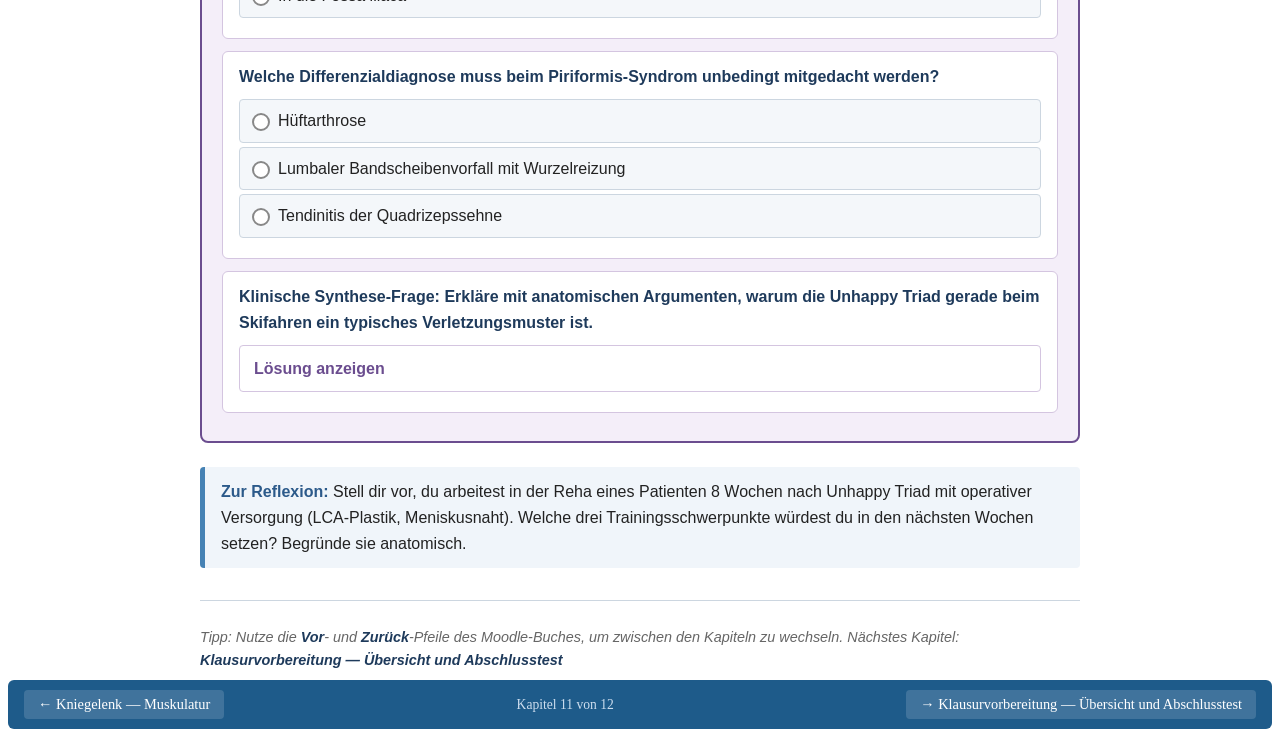
<file: Referenz/10_klinik.html>
<!DOCTYPE html>
<html lang="de">
<head>
  <meta charset="UTF-8">
  <meta name="viewport" content="width=device-width, initial-scale=1.0">
  <title>Klinische Synthese</title>
  <script src="scorm_api.js"></script>
  
<style>
.scorm-nav {
  display: flex; justify-content: space-between; align-items: center;
  padding: 10px 16px; background: #1e5b8a; border-radius: 6px;
  margin-bottom: 24px; gap: 12px;
}
.nav-btn {
  color: #fff; text-decoration: none; font-size: 0.9em;
  background: rgba(255,255,255,0.15); padding: 6px 14px;
  border-radius: 4px; white-space: nowrap;
}
.nav-btn:hover { background: rgba(255,255,255,0.3); }
.nav-btn.disabled { opacity: 0.4; cursor: default; }
.nav-progress { color: #cde; font-size: 0.85em; }
</style>

  <style>
/* ==== Anatomie-Modul: einheitliches Stylesheet ==== */
.atm { font-family: -apple-system, BlinkMacSystemFont, "Segoe UI", Roboto, sans-serif;
       line-height: 1.6; color: #222; max-width: 880px; margin: 0 auto; }
.atm * { box-sizing: border-box; }
.atm h1 { color: #1e5b8a; border-bottom: 3px solid #1e5b8a; padding-bottom: 8px;
          font-size: 1.8em; margin-top: 0; }
.atm h2 { color: #1e5b8a; margin-top: 1.6em; font-size: 1.35em;
          border-left: 5px solid #1e5b8a; padding-left: 10px; }
.atm h3 { color: #2c4a6b; margin-top: 1.3em; font-size: 1.12em; }
.atm h4 { color: #444; margin-top: 1em; font-size: 1em; }
.atm p { margin: 0.6em 0; }
.atm ul, .atm ol { padding-left: 1.4em; }
.atm li { margin: 0.25em 0; }
.atm strong { color: #1e3a5b; }
.atm em { font-style: italic; }

/* Lernziel-Box (grün) */
.atm-lernziele { background: #eaf5ee; border-left: 5px solid #2c7a5b;
  padding: 14px 18px; border-radius: 4px; margin: 20px 0; }
.atm-lernziele h3 { color: #2c7a5b; margin-top: 0; }
.atm-lernziele ul { margin: 0.5em 0; }

/* Merke / Eselsbrücke (gelb) */
.atm-merke { background: #fff8dc; border-left: 5px solid #d4a017;
  padding: 12px 16px; border-radius: 4px; margin: 18px 0; }
.atm-merke::before { content: "Merke: "; font-weight: bold; color: #8a6a0a; }

.atm-eselsbrücke { background: #fff8dc; border-left: 5px solid #d4a017;
  padding: 12px 16px; border-radius: 4px; margin: 18px 0; }
.atm-eselsbrücke::before { content: "Eselsbrücke: "; font-weight: bold; color: #8a6a0a; }

/* Klinischer Bezug (rot) */
.atm-klinik { background: #fdecec; border-left: 5px solid #a13d3d;
  padding: 14px 18px; border-radius: 4px; margin: 20px 0; }
.atm-klinik h4 { color: #a13d3d; margin-top: 0; margin-bottom: 8px;
  font-size: 1.05em; text-transform: uppercase; letter-spacing: 0.5px; }

/* Info-Input (hellblau) */
.atm-info { background: #e8f0f8; border-left: 5px solid #4682b4;
  padding: 12px 16px; border-radius: 4px; margin: 18px 0; }
.atm-info h4 { color: #2c5a8a; margin-top: 0; margin-bottom: 6px; font-size: 1em; }

/* Tabellen */
.atm-tabelle { width: 100%; border-collapse: collapse; margin: 16px 0;
  font-size: 0.95em; }
.atm-tabelle th, .atm-tabelle td { border: 1px solid #ccd6e0;
  padding: 8px 12px; text-align: left; vertical-align: top; }
.atm-tabelle th { background: #1e5b8a; color: #fff; font-weight: 600; }
.atm-tabelle tr:nth-child(even) td { background: #f4f7fa; }

/* Muskelbox (kompaktes Datenblatt) */
.atm-muskel { background: #f4f7fa; border: 1px solid #ccd6e0;
  border-radius: 6px; padding: 12px 16px; margin: 14px 0; }
.atm-muskel h4 { color: #1e5b8a; margin: 0 0 8px 0; font-size: 1.08em; }
.atm-muskel dl { margin: 6px 0; display: grid;
  grid-template-columns: 130px 1fr; gap: 4px 12px; }
.atm-muskel dt { font-weight: 600; color: #2c4a6b; }
.atm-muskel dd { margin: 0; }

/* Bild-Platzhalter */
.atm-bild { background: #f0f2f5; border: 2px dashed #999;
  padding: 16px; margin: 16px 0; border-radius: 6px; text-align: center; }
.atm-bild::before { content: "BILD"; display: block;
  font-weight: bold; color: #555; font-size: 0.85em;
  letter-spacing: 2px; margin-bottom: 6px; }
.atm-bild .atm-bild-titel { font-weight: 600; color: #333; }
.atm-bild .atm-bild-such { font-size: 0.88em; color: #555; margin-top: 6px;
  font-style: italic; }
.atm-bild .atm-bild-such::before { content: "Suchbegriffe (freie Bilder, z.B. Wikimedia Commons / Pixabay): ";
  font-style: normal; font-weight: 600; }

/* Video-Platzhalter (YouTube) */
.atm-video { background: #fff3e6; border: 2px dashed #d97706;
  padding: 16px; margin: 16px 0; border-radius: 6px; }
.atm-video::before { content: "YouTube-Video"; display: block;
  font-weight: bold; color: #d97706; font-size: 0.85em;
  letter-spacing: 1px; margin-bottom: 6px; }
.atm-video .atm-video-titel { font-weight: 600; color: #333; }
.atm-video .atm-video-such { font-size: 0.88em; color: #555; margin-top: 6px;
  font-style: italic; }
.atm-video .atm-video-such::before { content: "Vorschläge für Suche: ";
  font-style: normal; font-weight: 600; }
.atm-video .atm-video-anleit { font-size: 0.85em; color: #777; margin-top: 8px; }

/* Selbsttest (lila) */
.atm-quiz { background: #f4eef9; border: 2px solid #6b4d8f;
  border-radius: 8px; padding: 16px 20px; margin: 24px 0; }
.atm-quiz h3 { color: #6b4d8f; margin-top: 0; }
.atm-quiz h3::before { content: "Selbsttest "; }

.atm-frage { background: #fff; border: 1px solid #d4c5e0;
  border-radius: 6px; padding: 12px 16px; margin: 12px 0; }
.atm-frage > p:first-child { font-weight: 600; color: #1e3a5b; margin-top: 0; }

/* Multiple-Choice-Optionen mit CSS-only Feedback */
.atm-mc { margin: 8px 0; }
.atm-mc input[type="radio"] { display: none; }
.atm-mc label { display: block; padding: 8px 12px; margin: 4px 0;
  background: #f4f7fa; border: 1px solid #ccd6e0; border-radius: 4px;
  cursor: pointer; transition: background 0.15s; }
.atm-mc label:hover { background: #e3ebf4; }
.atm-mc label::before { content: ""; display: inline-block; width: 14px; height: 14px;
  border: 2px solid #888; border-radius: 50%; margin-right: 8px;
  vertical-align: middle; background: #fff; }
.atm-mc input[type="radio"]:checked + label { background: #e0d4ec;
  border-color: #6b4d8f; }
.atm-mc input[type="radio"]:checked + label::before { background: #6b4d8f;
  border-color: #6b4d8f; }
.atm-feedback { display: none; padding: 10px 14px; margin-top: 6px;
  border-radius: 4px; font-size: 0.95em; }
.atm-richtig { background: #e0f0e0; border-left: 4px solid #2c7a5b; color: #1e4a30; }
.atm-falsch { background: #f8e0e0; border: none; border-left: 4px solid #a13d3d; color: #6b2020; }

/* Lösung-aufdecken Box */
details.atm-lösung { background: #fff; border: 1px solid #d4c5e0;
  border-radius: 4px; padding: 10px 14px; margin: 8px 0; }
details.atm-lösung summary { cursor: pointer; font-weight: 600; color: #6b4d8f;
  list-style: none; }
details.atm-lösung summary::before { content: "Lösung anzeigen "; }
details.atm-lösung[open] summary::before { content: "Lösung verbergen "; }
details.atm-lösung[open] summary { margin-bottom: 8px; border-bottom: 1px solid #e0d4ec; padding-bottom: 6px; }

/* Reflexion */
.atm-reflexion { background: #f0f5fa; border-left: 5px solid #4682b4;
  padding: 12px 16px; border-radius: 4px; margin: 16px 0; }
.atm-reflexion::before { content: "Zur Reflexion: "; font-weight: bold; color: #2c5a8a; }

/* Navigation am Ende */
.atm-nav { margin-top: 32px; padding-top: 16px; border-top: 1px solid #ccd6e0;
  font-size: 0.9em; color: #666; }
.atm-nav .atm-nav-hinweis { font-style: italic; }

/* Mobile */
@media (max-width: 600px) {
  .atm h1 { font-size: 1.5em; }
  .atm-muskel dl { grid-template-columns: 1fr; }
  .atm-muskel dt { margin-top: 6px; }
}

#q032o0:checked ~ #q032o0-fb { display:block; } #q032o1:checked ~ #q032o1-fb { display:block; } #q032o2:checked ~ #q032o2-fb { display:block; }
#q033o0:checked ~ #q033o0-fb { display:block; } #q033o1:checked ~ #q033o1-fb { display:block; } #q033o2:checked ~ #q033o2-fb { display:block; }
#q034o0:checked ~ #q034o0-fb { display:block; } #q034o1:checked ~ #q034o1-fb { display:block; } #q034o2:checked ~ #q034o2-fb { display:block; }
#q035o0:checked ~ #q035o0-fb { display:block; } #q035o1:checked ~ #q035o1-fb { display:block; } #q035o2:checked ~ #q035o2-fb { display:block; }</style>
</head>
<body>
<div class="scorm-nav">
  <a class="nav-btn" href="09_knie_muskeln.html">← Kniegelenk — Muskulatur</a>
  <span class="nav-progress">Kapitel 11 von 12</span>
  <a class="nav-btn" href="11_klausurvorbereitung.html">→ Klausurvorbereitung — Übersicht und Abschlusstest</a>
</div>
<div class="atm">
  <p style="color:#888;font-size:0.85em;margin-top:0;">Anatomie: Hüfte und Knie &middot; Kapitel 10</p>
  <h1>Klinische Synthese</h1>
  <p style="color:#555;font-style:italic;margin-top:-6px;">Unhappy Triad, Trendelenburg-Zeichen und Piriformis-Syndrom</p>

  <div class="atm-lernziele">
    <h3>Lernziele dieses Kapitels</h3>
    <ul>
      <li>Die Unhappy Triad mit allen drei betroffenen Strukturen und ihrem Mechanismus erklären</li>
      <li>Den Trendelenburg-Test korrekt durchführen und beurteilen</li>
      <li>Das Piriformis-Syndrom diagnostisch und therapeutisch einordnen</li>
      <li>Anatomisches Wissen mit klinischen Bildern und Therapieansätzen verknüpfen</li>
    </ul>
  </div>

  
  <div class="atm-info"><h4>Was passiert in diesem Kapitel?</h4><p>Bisher haben wir die Strukturen einzeln betrachtet. Jetzt verbinden wir sie zu typischen klinischen Bildern. Diese Fälle sind klassische Klausur- und Praxisinhalte &mdash; und sie zeigen, wie Anatomie zu therapeutischem Denken wird.</p></div>

  <h2>10.1 Unhappy Triad &mdash; die unglückliche Trias</h2>
  <p>Die <em>Unhappy Triad</em> ist eine kombinierte Verletzung dreier Strukturen, die häufig
  gemeinsam auftritt &mdash; klassisch beim Sport (Skifahren, Fußball, Handball).</p>

  <h3>Verletzte Strukturen</h3>
  <ol>
    <li><strong>Lig. collaterale mediale</strong> (Innenband)</li>
    <li><strong>Innenmeniskus</strong> (medialer Meniskus)</li>
    <li><strong>Lig. cruciatum anterius (LCA)</strong> &mdash; vorderes Kreuzband</li>
  </ol>

  <h3>Mechanismus</h3>
  <p>Typischer Unfallhergang:</p>
  <ul>
    <li><strong>Fuß fixiert am Boden</strong> (z.B. im Skischuh, in Stollenschuhen)</li>
    <li><strong>Knie wird in Außenrotation und Valgusstellung gezwungen</strong>
        (z.B. der Oberkörper rotiert nach außen, das Bein bleibt fixiert)</li>
    <li>Das <strong>Innenband reißt</strong> (Aufklappen nach lateral)</li>
    <li>Das <strong>Innenband nimmt den Innenmeniskus mit</strong> (wegen der Verwachsung &mdash; siehe Kapitel 6 und 7!)</li>
    <li>Das <strong>vordere Kreuzband reißt zusätzlich</strong> durch Rotationsstress</li>
  </ul>

  <div class="atm-bild">
  <div class="atm-bild-titel">Unhappy Triad Mechanismus: Fuß fixiert, Außenrotation und Valgus, Innenband + Innenmeniskus + LCA reißen</div>
  
  <div class="atm-bild-such">unhappy triad knie, knee unhappy triad mechanism, MCL meniscus ACL injury</div>
</div>

  <div class="atm-merke"><strong>Unhappy Triad</strong> &mdash; drei Strukturen reißen gleichzeitig: Innenband, Innenmeniskus, LCA. Eselsbrücke: <em>Innen-Innen-Vorne</em>.</div>

  <h3>Klinische Zeichen</h3>
  <ul>
    <li>Akuter Schmerz, oft mit hörbarem oder fühlbarem Knack-Geräusch</li>
    <li>Sofortige Schwellung (intraartikulärer Erguss / Hämarthros)</li>
    <li>Eingeschränkte Beweglichkeit, z.T. Streckdefizit</li>
    <li>Positive vordere Schublade / Lachman-Test (LCA)</li>
    <li>Aufklappen bei Valgusstress (Innenband)</li>
    <li>Schmerzhafte Meniskuszeichen (z.B. positiver McMurray)</li>
  </ul>

  <div class="atm-klinik"><h4>Klinischer Bezug &mdash; Therapeutische Konsequenzen</h4><p><strong>Akut:</strong> PECH-Schema (Pause, Eis, Compression, Hochlagern), bildgebende Diagnostik (MRT).</p>
          <p><strong>Operativ:</strong> Bei aktiven Patienten oft LCA-Plastik, Meniskusnaht (wenn möglich) oder Teilresektion.</p>
          <p><strong>Reha-Schwerpunkte:</strong></p>
          <ul>
            <li>Schwellungs- und Schmerzkontrolle in der Frühphase</li>
            <li>Schrittweise Belastungssteigerung nach OP-Schema</li>
            <li>Kräftigung von Quadrizeps und Hamstrings (Hamstrings entlasten das LCA!)</li>
            <li>Propriozeptives Training (Stabilisierung des Knies in unsicheren Untergrundsituationen)</li>
            <li>Reorganisation der Bewegungsmuster &mdash; sauberes Landen, Drehen, Stoppen</li>
          </ul></div>

  <div class="atm-video">
  <div class="atm-video-titel">Unhappy Triad &mdash; Mechanismus und Versorgung erklärt</div>
  <div class="atm-video-such">unhappy triad knie deutsch, knee triad injury rehabilitation</div>
  <div class="atm-video-anleit">iFrame oder Moodle-Multimedia-Filter: YouTube-URL einfügen, Moodle bettet das Video automatisch ein.</div>
</div>

  <h2>10.2 Trendelenburg-Zeichen und Kompensation</h2>
  <p>Wir haben das Trendelenburg-Zeichen schon im Hüftkapitel kennengelernt &mdash; hier vertiefen wir
  die klinische Untersuchung.</p>

  <h3>Untersuchungsgang</h3>
  <p>Der Untersucher steht <strong>hinter</strong> dem Patienten und betrachtet das Becken auf Höhe der
  beiden Beckenkämme (Crista iliaca) oder der Spinae iliacae posteriores superiores. Der Patient stellt
  sich auf das zu prüfende <em>Standbein</em> und hebt das andere Bein in 90 Grad Hüftflexion und
  90 Grad Knieflexion (Spielbein).</p>

  <h3>Beurteilung</h3>
  <table class="atm-tabelle">
    <thead><tr><th>Befund</th><th>Bedeutung</th></tr></thead>
    <tbody>
      <tr><td>Becken bleibt waagerecht oder hebt sich auf der Spielbein&shy;seite</td>
          <td>Negatives Trendelenburg-Zeichen &mdash; Glutäalmuskulatur intakt</td></tr>
      <tr><td>Becken sinkt zur Spielbeinseite ab</td>
          <td>Positives Trendelenburg-Zeichen &mdash; Schwäche der Glutäalmuskulatur (Gluteus medius/minimus) der Standbeinseite</td></tr>
      <tr><td>Patient verlagert Oberkörper zur Standbein&shy;seite, um das Becken auszugleichen</td>
          <td>Duchenne-Hinken &mdash; Kompensation des positiven Trendelenburg-Zeichens</td></tr>
    </tbody>
  </table>

  <div class="atm-bild">
  <div class="atm-bild-titel">Trendelenburg-Untersuchung schematisch: Standbein, Spielbein, normales Becken vs. Absinken zur Spielbeinseite</div>
  
  <div class="atm-bild-such">trendelenburg zeichen test, trendelenburg sign physiotherapie</div>
</div>

  <div class="atm-info"><h4>Ursachen eines positiven Trendelenburg-Zeichens</h4><p>Mehrere Ursachen kommen infrage: Schädigung des N. gluteus superior (z.B. nach Hüftoperationen, Spritzenparesen), Hüftgelenkluxation, schwere Hüftarthrose, kongenitale Hüftgelenkluxation oder Coxa vara, ausgeprägte muskuläre Schwächen (z.B. nach länger andauernder Schonung). Therapeutisch: Kräftigung der Hüftabduktoren, Beckenkontroll-Training.</p></div>

  <h2>10.3 Piriformis-Syndrom</h2>
  <p>Wir haben den M. piriformis und seine Funktionsumkehr im Hüftkapitel kennengelernt. Jetzt verstehen wir
  die klinische Bedeutung dieses scheinbar unscheinbaren Muskels.</p>

  <h3>Anatomische Grundlage</h3>
  <p>Der <strong>N. ischiadicus</strong> tritt aus dem Becken durch das <strong>Foramen infrapiriforme</strong>
  &mdash; also <em>unterhalb</em> des M. piriformis. Bei einer Hypertonie, Verspannung oder anatomischen
  Variante (Nerv durchdringt den Muskel) kann der Nerv eingeklemmt werden.</p>

  <div class="atm-bild">
  <div class="atm-bild-titel">Foramen infrapiriforme mit N. ischiadicus, Verlauf des M. piriformis von dorsal</div>
  
  <div class="atm-bild-such">piriformis syndrom anatomie, n ischiadicus foramen infrapiriforme</div>
</div>

  <h3>Symptomatik</h3>
  <ul>
    <li>Schmerz im Gesäß, Ausstrahlung dorsal in den Oberschenkel und manchmal weiter</li>
    <li>Verschlimmerung beim langen Sitzen, Treppensteigen, Aufstehen</li>
    <li>Eventuell Sensibilitätsstörungen oder Kraftminderung im Versorgungsgebiet des N. ischiadicus</li>
    <li>Differenzialdiagnose: lumbale Radikulopathie / Bandscheibenvorfall</li>
  </ul>

  <div class="atm-klinik"><h4>Klinischer Bezug &mdash; Therapeutische Ansätze</h4><p>Das Piriformis-Syndrom ist meist konservativ gut behandelbar. Therapeutische Schwerpunkte:</p>
          <ul>
            <li>Detonisierung des M. piriformis (z.B. Triggerpunktbehandlung, manuelle Therapie)</li>
            <li>Dehnung in entsprechenden Positionen (kontralaterale Hüftbeuge mit Adduktion und Innenrotation)</li>
            <li>Stabilisierung der Glutäalmuskulatur</li>
            <li>Haltungsschulung (langes Sitzen vermeiden, ergonomische Sitzposition)</li>
            <li>Mobilisation des N. ischiadicus (Nervengleitüb&shy;ungen / Slump-Mobilisation)</li>
          </ul></div>

  <div class="atm-video">
  <div class="atm-video-titel">Piriformis-Syndrom: Diagnostik, Differenzialdiagnose und Therapie</div>
  <div class="atm-video-such">piriformis syndrom physiotherapie, piriformis syndrome treatment</div>
  <div class="atm-video-anleit">iFrame oder Moodle-Multimedia-Filter: YouTube-URL einfügen, Moodle bettet das Video automatisch ein.</div>
</div>

  <div class="atm-quiz"><h3>zur klinischen Synthese</h3><div class="atm-frage"><p>Welche drei Strukturen sind bei der Unhappy Triad verletzt?</p><div class="atm-mc">
<input type="radio" name="q032" id="q032o0">
<label for="q032o0">LCA, LCP, Innenmeniskus</label>
<div class="atm-feedback atm-falsch" id="q032o0-fb">Falsch. Das LCP ist nicht typischer Bestandteil der Unhappy Triad.</div>
<input type="radio" name="q032" id="q032o1">
<label for="q032o1">Innenband, Innenmeniskus, LCA</label>
<div class="atm-feedback atm-richtig" id="q032o1-fb">Richtig! Innen-Innen-Vorne &mdash; und der Mechanismus folgt aus den anatomischen Verbindungen (Innenband mit Innenmeniskus verwachsen).</div>
<input type="radio" name="q032" id="q032o2">
<label for="q032o2">Außenband, Außenmeniskus, LCA</label>
<div class="atm-feedback atm-falsch" id="q032o2-fb">Falsch. Diese Kombination tritt seltener auf, weil das Außenband nicht mit dem Außenmeniskus verwachsen ist.</div>
</div>

</div>
<div class="atm-frage"><p>Welcher Mechanismus führt zur Unhappy Triad?</p><div class="atm-mc">
<input type="radio" name="q033" id="q033o0">
<label for="q033o0">Hyperextension des Knies bei freiem Bein</label>
<div class="atm-feedback atm-falsch" id="q033o0-fb">Falsch. Hyperextension belastet eher das LCA isoliert.</div>
<input type="radio" name="q033" id="q033o1">
<label for="q033o1">Außenrotation und Valgusstress bei fixiertem Fuß</label>
<div class="atm-feedback atm-richtig" id="q033o1-fb">Richtig! Klassischer Skifahrunfall &mdash; Bein dreht über den fixierten Skischuh nach außen, Knie weicht nach medial (Valgus).</div>
<input type="radio" name="q033" id="q033o2">
<label for="q033o2">Direkte Gewalteinwirkung auf die Patella</label>
<div class="atm-feedback atm-falsch" id="q033o2-fb">Falsch. Das führt eher zu Patellafrakturen oder Patellaluxationen.</div>
</div>

</div>
<div class="atm-frage"><p>Wo druckt der Untersucher beim Trendelenburg-Test?</p><div class="atm-mc">
<input type="radio" name="q034" id="q034o0">
<label for="q034o0">Auf den Trochanter major des Standbeins</label>
<div class="atm-feedback atm-falsch" id="q034o0-fb">Falsch &mdash; der Test ist eine reine Beobachtung, kein Druck.</div>
<input type="radio" name="q034" id="q034o1">
<label for="q034o1">Er beobachtet das Becken auf Höhe der Beckenkämme</label>
<div class="atm-feedback atm-richtig" id="q034o1-fb">Richtig! Der Test ist eine reine Beobachtung des Beckenstandes beim Einbeinstand &mdash; ohne Druck oder Manipulation.</div>
<input type="radio" name="q034" id="q034o2">
<label for="q034o2">In die Fossa iliaca</label>
<div class="atm-feedback atm-falsch" id="q034o2-fb">Falsch &mdash; nicht relevant für den Test.</div>
</div>

</div>
<div class="atm-frage"><p>Welche Differenzialdiagnose muss beim Piriformis-Syndrom unbedingt mitgedacht werden?</p><div class="atm-mc">
<input type="radio" name="q035" id="q035o0">
<label for="q035o0">Hüftarthrose</label>
<div class="atm-feedback atm-falsch" id="q035o0-fb">Hüftarthrose hat ein anderes Schmerzmuster (Leiste, Belastungsschmerz).</div>
<input type="radio" name="q035" id="q035o1">
<label for="q035o1">Lumbaler Bandscheibenvorfall mit Wurzelreizung</label>
<div class="atm-feedback atm-richtig" id="q035o1-fb">Richtig! Beide präsentieren sich mit dorsaler Beinausstrahlung. Die Differenzierung gelingt über neurologische Untersuchung, Slump-Test und Bildgebung.</div>
<input type="radio" name="q035" id="q035o2">
<label for="q035o2">Tendinitis der Quadrizepssehne</label>
<div class="atm-feedback atm-falsch" id="q035o2-fb">Falsch &mdash; das ist eine ventrale Knieproblematik.</div>
</div>

</div>
<div class="atm-frage">
      <p><strong>Klinische Synthese-Frage:</strong> Erkläre mit anatomischen Argumenten, warum die Unhappy Triad gerade beim Skifahren ein typisches Verletzungsmuster ist.</p>
      <details class="atm-lösung"><summary></summary><p>Der Skischuh fixiert den Fuß und das Sprunggelenk komplett. Wenn der Skifahrer sich verschneidet und der Oberkörper nach <em>außen</em> rotiert, bleibt der Unterschenkel im Schuh fixiert &mdash; das Knie wird in <strong>Außenrotation und Valgusstellung</strong> gezwungen. Diese Kombination belastet:</p>
      <ul>
        <li>das Innenband (Valgus reißt es)</li>
        <li>den Innenmeniskus (mit dem Innenband verwachsen, wird mitgerissen)</li>
        <li>das LCA (Rotationsstress reißt es)</li>
      </ul>
      <p>Hinzu kommt: Skischuhe verhindern, dass das Sprunggelenk Ausgleichsbewegungen macht &mdash; die Drehkräfte werden vollständig auf das Knie geleitet. Moderne Sicherheitsbindungen reduzieren das Risiko, weil sie sich rechtzeitig öffnen.</p></details>
    </div></div>

  <div class="atm-reflexion">Stell dir vor, du arbeitest in der Reha eines Patienten 8 Wochen nach Unhappy Triad mit operativer Versorgung (LCA-Plastik, Meniskusnaht). Welche drei Trainingsschwerpunkte würdest du in den nächsten Wochen setzen? Begründe sie anatomisch.</div>


  <div class="atm-nav">
    <p class="atm-nav-hinweis">Tipp: Nutze die <strong>Vor</strong>- und <strong>Zurück</strong>-Pfeile des Moodle-Buches, um zwischen den Kapiteln zu wechseln. Nächstes Kapitel: <strong>Klausurvorbereitung &mdash; Übersicht und Abschlusstest</strong></p>
  </div>

</div>
<div class="scorm-nav">
  <a class="nav-btn" href="09_knie_muskeln.html">← Kniegelenk — Muskulatur</a>
  <span class="nav-progress">Kapitel 11 von 12</span>
  <a class="nav-btn" href="11_klausurvorbereitung.html">→ Klausurvorbereitung — Übersicht und Abschlusstest</a>
</div>
</body>
</html>
</file>
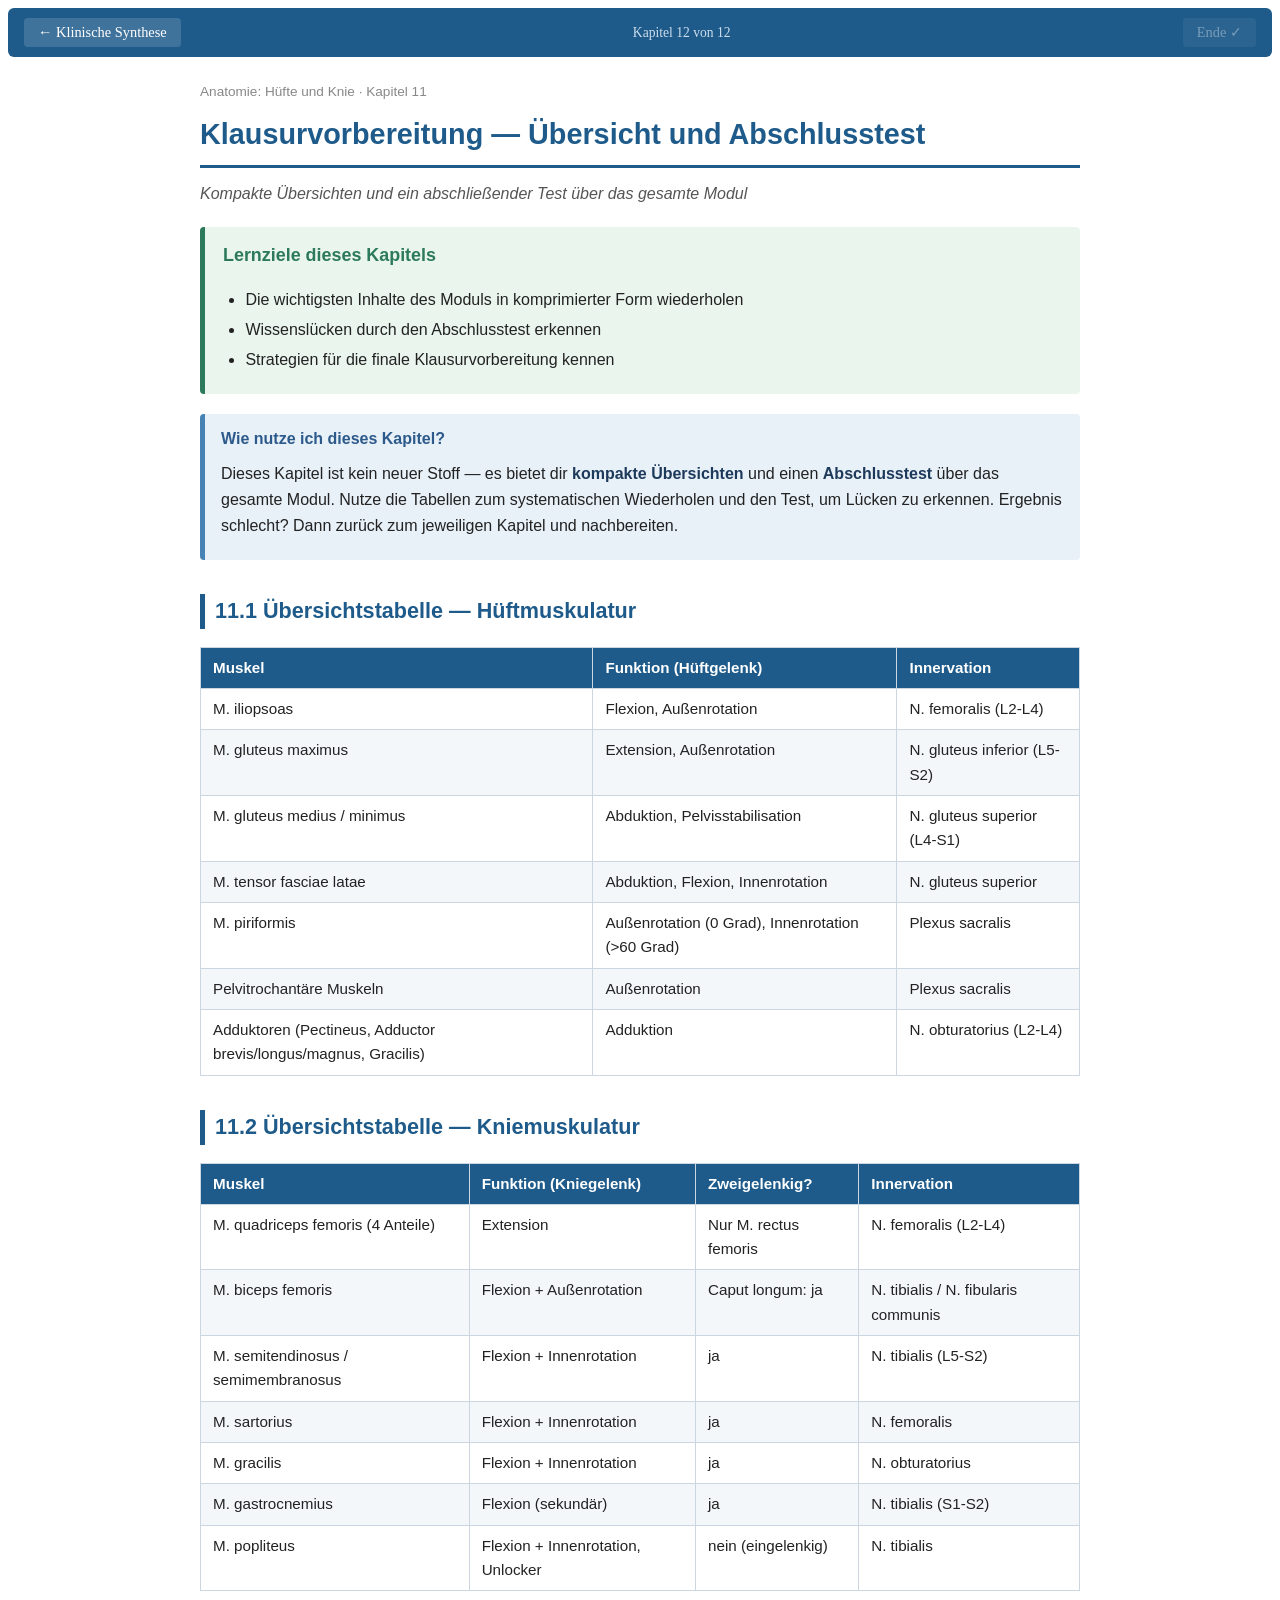
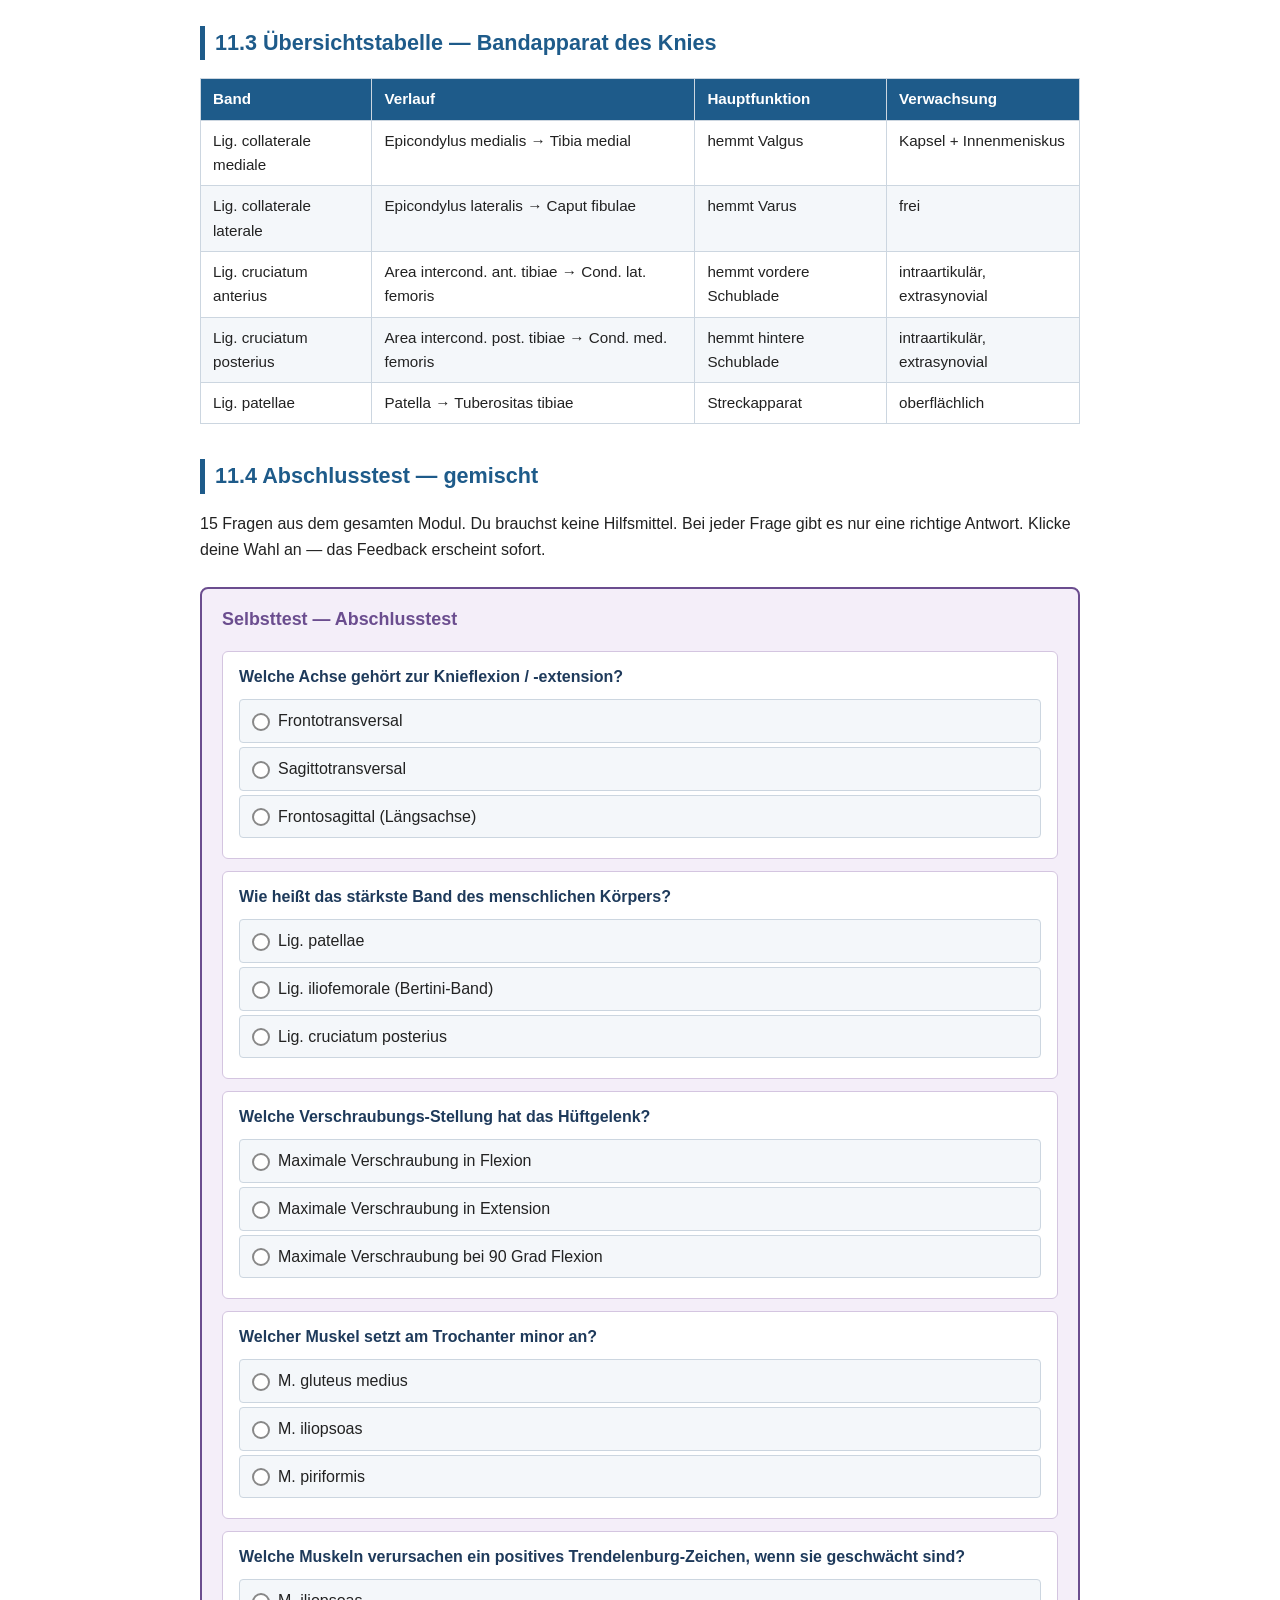
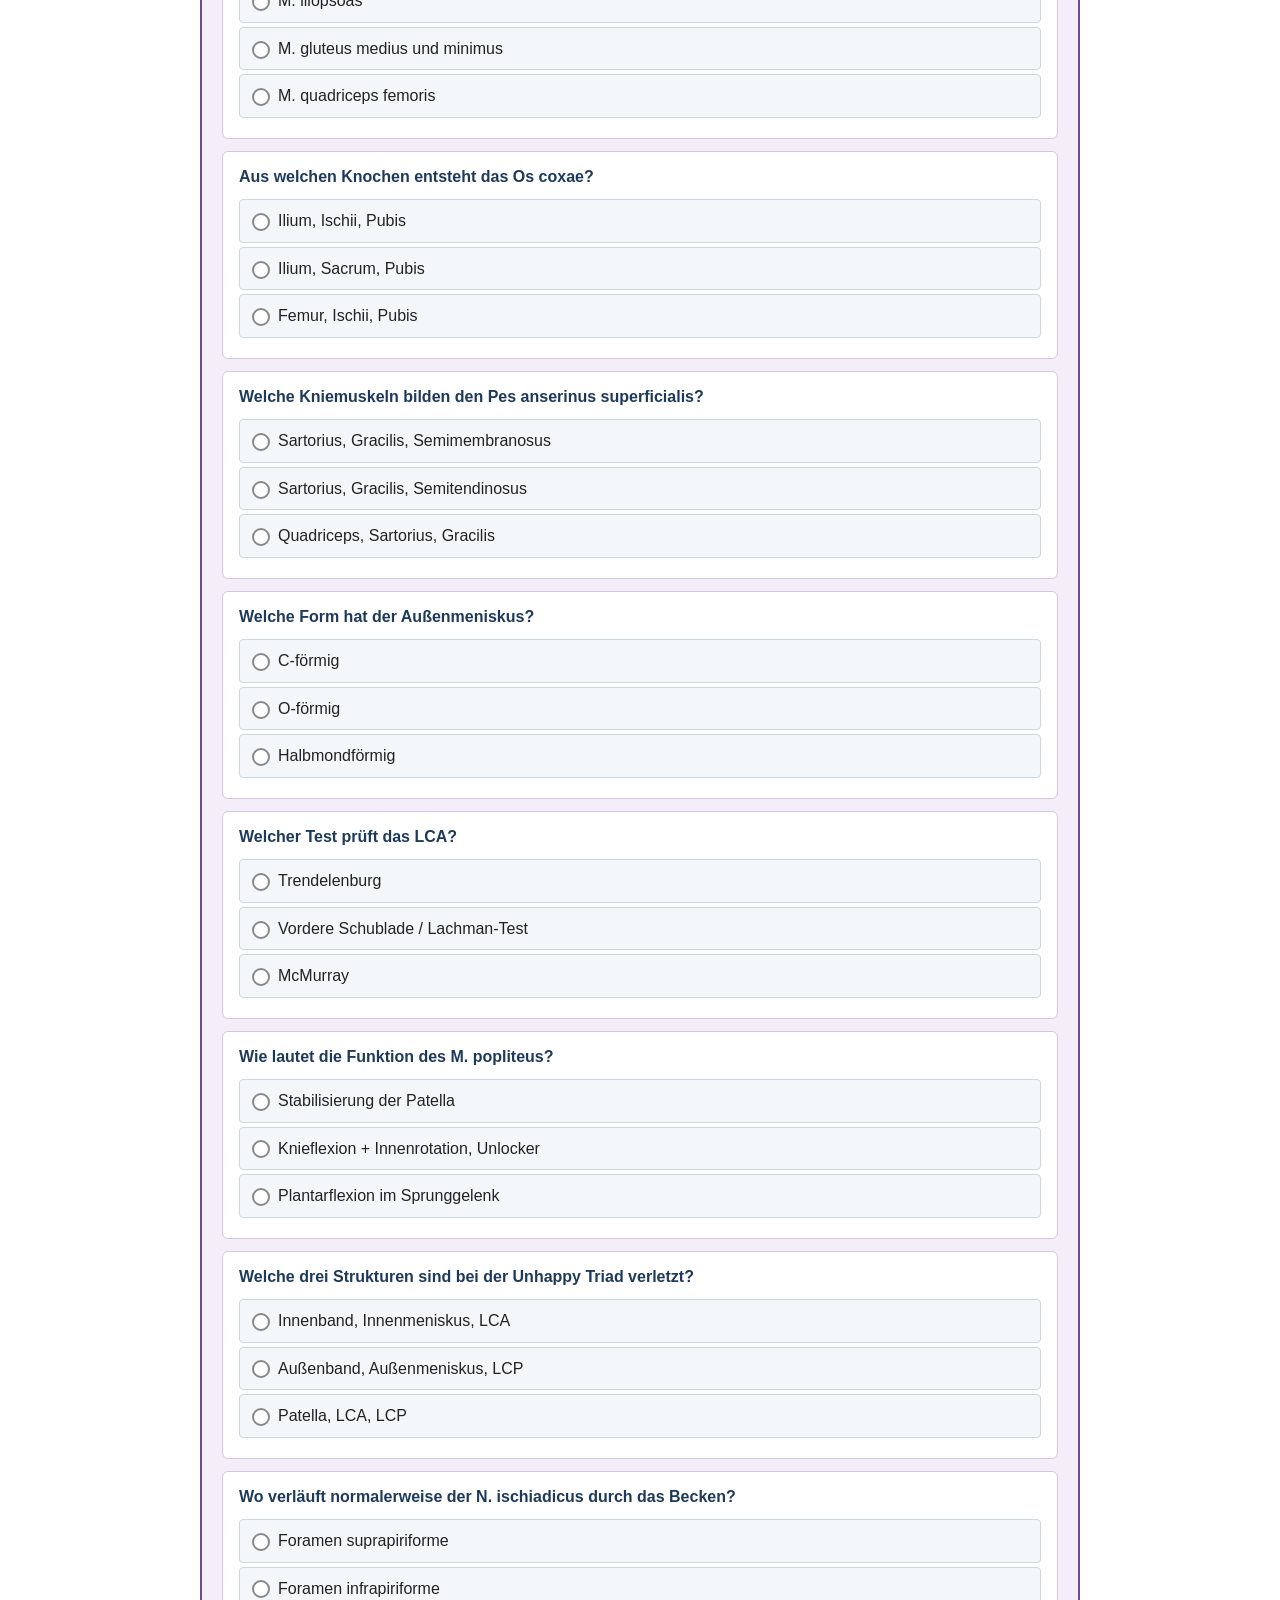
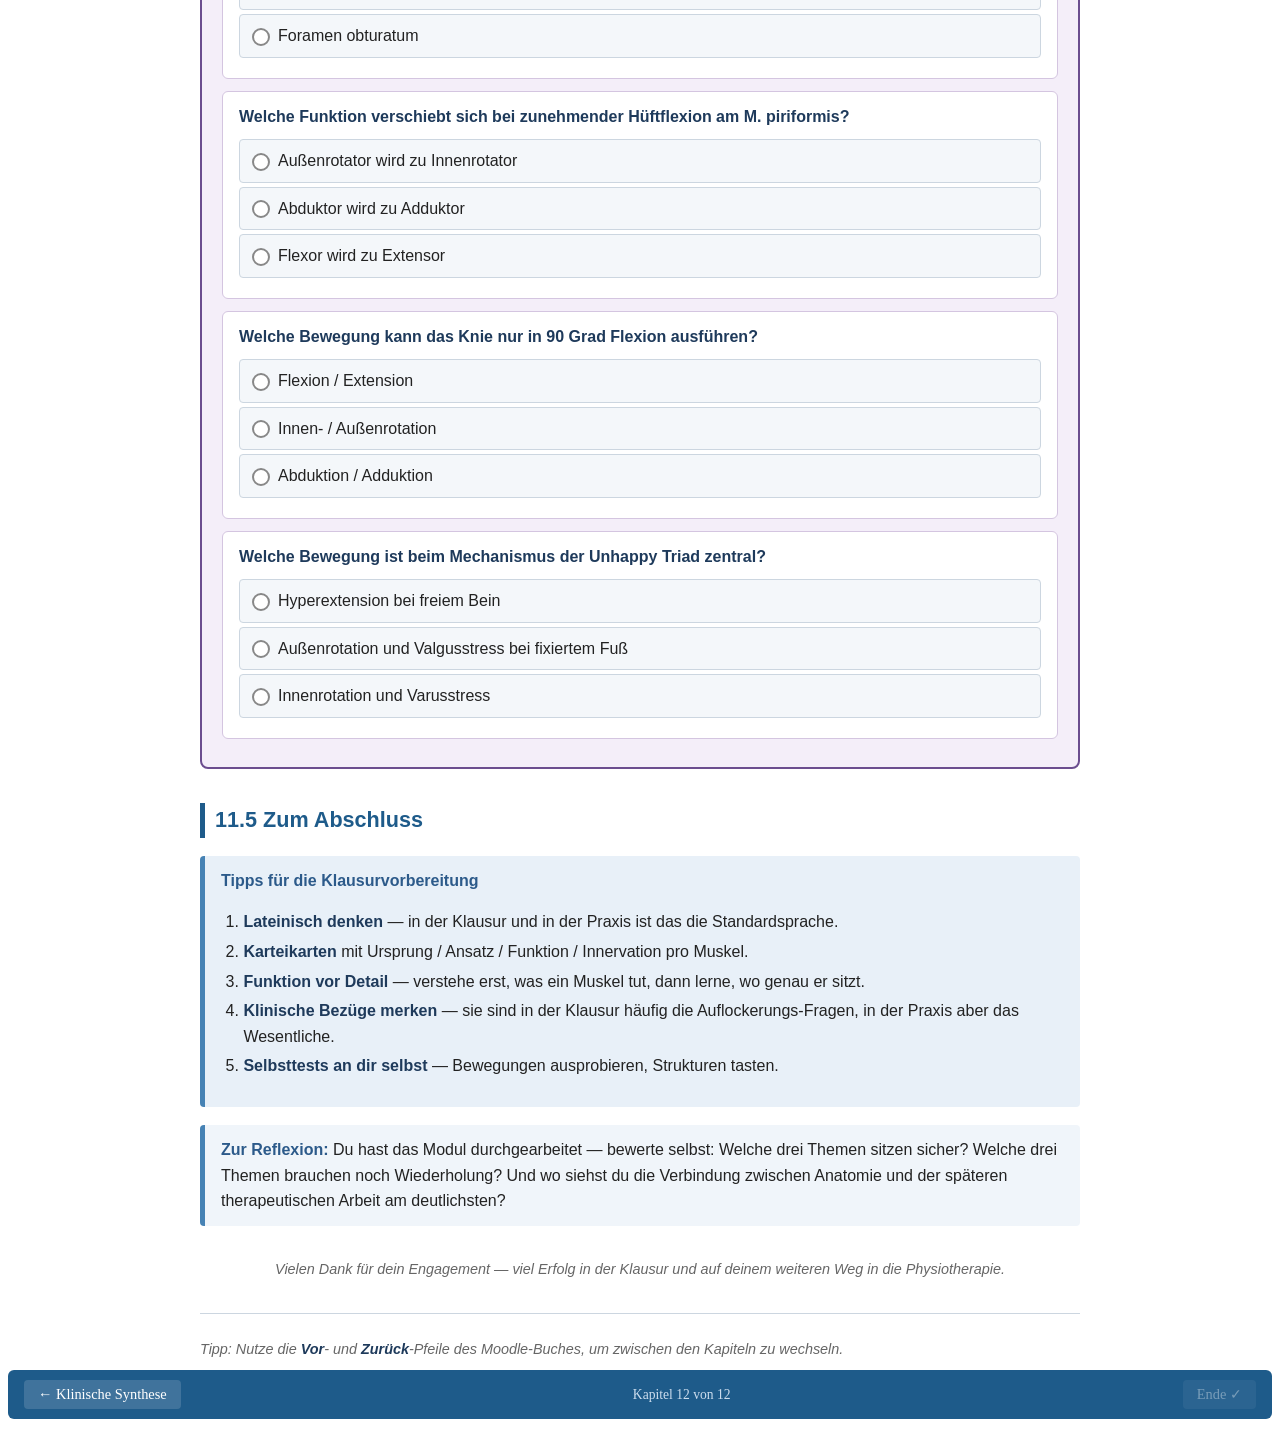
<file: Referenz/11_klausurvorbereitung.html>
<!DOCTYPE html>
<html lang="de">
<head>
  <meta charset="UTF-8">
  <meta name="viewport" content="width=device-width, initial-scale=1.0">
  <title>Klausurvorbereitung — Übersicht und Abschlusstest</title>
  <script src="scorm_api.js"></script>
  
<style>
.scorm-nav {
  display: flex; justify-content: space-between; align-items: center;
  padding: 10px 16px; background: #1e5b8a; border-radius: 6px;
  margin-bottom: 24px; gap: 12px;
}
.nav-btn {
  color: #fff; text-decoration: none; font-size: 0.9em;
  background: rgba(255,255,255,0.15); padding: 6px 14px;
  border-radius: 4px; white-space: nowrap;
}
.nav-btn:hover { background: rgba(255,255,255,0.3); }
.nav-btn.disabled { opacity: 0.4; cursor: default; }
.nav-progress { color: #cde; font-size: 0.85em; }
</style>

  <style>
/* ==== Anatomie-Modul: einheitliches Stylesheet ==== */
.atm { font-family: -apple-system, BlinkMacSystemFont, "Segoe UI", Roboto, sans-serif;
       line-height: 1.6; color: #222; max-width: 880px; margin: 0 auto; }
.atm * { box-sizing: border-box; }
.atm h1 { color: #1e5b8a; border-bottom: 3px solid #1e5b8a; padding-bottom: 8px;
          font-size: 1.8em; margin-top: 0; }
.atm h2 { color: #1e5b8a; margin-top: 1.6em; font-size: 1.35em;
          border-left: 5px solid #1e5b8a; padding-left: 10px; }
.atm h3 { color: #2c4a6b; margin-top: 1.3em; font-size: 1.12em; }
.atm h4 { color: #444; margin-top: 1em; font-size: 1em; }
.atm p { margin: 0.6em 0; }
.atm ul, .atm ol { padding-left: 1.4em; }
.atm li { margin: 0.25em 0; }
.atm strong { color: #1e3a5b; }
.atm em { font-style: italic; }

/* Lernziel-Box (grün) */
.atm-lernziele { background: #eaf5ee; border-left: 5px solid #2c7a5b;
  padding: 14px 18px; border-radius: 4px; margin: 20px 0; }
.atm-lernziele h3 { color: #2c7a5b; margin-top: 0; }
.atm-lernziele ul { margin: 0.5em 0; }

/* Merke / Eselsbrücke (gelb) */
.atm-merke { background: #fff8dc; border-left: 5px solid #d4a017;
  padding: 12px 16px; border-radius: 4px; margin: 18px 0; }
.atm-merke::before { content: "Merke: "; font-weight: bold; color: #8a6a0a; }

.atm-eselsbrücke { background: #fff8dc; border-left: 5px solid #d4a017;
  padding: 12px 16px; border-radius: 4px; margin: 18px 0; }
.atm-eselsbrücke::before { content: "Eselsbrücke: "; font-weight: bold; color: #8a6a0a; }

/* Klinischer Bezug (rot) */
.atm-klinik { background: #fdecec; border-left: 5px solid #a13d3d;
  padding: 14px 18px; border-radius: 4px; margin: 20px 0; }
.atm-klinik h4 { color: #a13d3d; margin-top: 0; margin-bottom: 8px;
  font-size: 1.05em; text-transform: uppercase; letter-spacing: 0.5px; }

/* Info-Input (hellblau) */
.atm-info { background: #e8f0f8; border-left: 5px solid #4682b4;
  padding: 12px 16px; border-radius: 4px; margin: 18px 0; }
.atm-info h4 { color: #2c5a8a; margin-top: 0; margin-bottom: 6px; font-size: 1em; }

/* Tabellen */
.atm-tabelle { width: 100%; border-collapse: collapse; margin: 16px 0;
  font-size: 0.95em; }
.atm-tabelle th, .atm-tabelle td { border: 1px solid #ccd6e0;
  padding: 8px 12px; text-align: left; vertical-align: top; }
.atm-tabelle th { background: #1e5b8a; color: #fff; font-weight: 600; }
.atm-tabelle tr:nth-child(even) td { background: #f4f7fa; }

/* Muskelbox (kompaktes Datenblatt) */
.atm-muskel { background: #f4f7fa; border: 1px solid #ccd6e0;
  border-radius: 6px; padding: 12px 16px; margin: 14px 0; }
.atm-muskel h4 { color: #1e5b8a; margin: 0 0 8px 0; font-size: 1.08em; }
.atm-muskel dl { margin: 6px 0; display: grid;
  grid-template-columns: 130px 1fr; gap: 4px 12px; }
.atm-muskel dt { font-weight: 600; color: #2c4a6b; }
.atm-muskel dd { margin: 0; }

/* Bild-Platzhalter */
.atm-bild { background: #f0f2f5; border: 2px dashed #999;
  padding: 16px; margin: 16px 0; border-radius: 6px; text-align: center; }
.atm-bild::before { content: "BILD"; display: block;
  font-weight: bold; color: #555; font-size: 0.85em;
  letter-spacing: 2px; margin-bottom: 6px; }
.atm-bild .atm-bild-titel { font-weight: 600; color: #333; }
.atm-bild .atm-bild-such { font-size: 0.88em; color: #555; margin-top: 6px;
  font-style: italic; }
.atm-bild .atm-bild-such::before { content: "Suchbegriffe (freie Bilder, z.B. Wikimedia Commons / Pixabay): ";
  font-style: normal; font-weight: 600; }

/* Video-Platzhalter (YouTube) */
.atm-video { background: #fff3e6; border: 2px dashed #d97706;
  padding: 16px; margin: 16px 0; border-radius: 6px; }
.atm-video::before { content: "YouTube-Video"; display: block;
  font-weight: bold; color: #d97706; font-size: 0.85em;
  letter-spacing: 1px; margin-bottom: 6px; }
.atm-video .atm-video-titel { font-weight: 600; color: #333; }
.atm-video .atm-video-such { font-size: 0.88em; color: #555; margin-top: 6px;
  font-style: italic; }
.atm-video .atm-video-such::before { content: "Vorschläge für Suche: ";
  font-style: normal; font-weight: 600; }
.atm-video .atm-video-anleit { font-size: 0.85em; color: #777; margin-top: 8px; }

/* Selbsttest (lila) */
.atm-quiz { background: #f4eef9; border: 2px solid #6b4d8f;
  border-radius: 8px; padding: 16px 20px; margin: 24px 0; }
.atm-quiz h3 { color: #6b4d8f; margin-top: 0; }
.atm-quiz h3::before { content: "Selbsttest "; }

.atm-frage { background: #fff; border: 1px solid #d4c5e0;
  border-radius: 6px; padding: 12px 16px; margin: 12px 0; }
.atm-frage > p:first-child { font-weight: 600; color: #1e3a5b; margin-top: 0; }

/* Multiple-Choice-Optionen mit CSS-only Feedback */
.atm-mc { margin: 8px 0; }
.atm-mc input[type="radio"] { display: none; }
.atm-mc label { display: block; padding: 8px 12px; margin: 4px 0;
  background: #f4f7fa; border: 1px solid #ccd6e0; border-radius: 4px;
  cursor: pointer; transition: background 0.15s; }
.atm-mc label:hover { background: #e3ebf4; }
.atm-mc label::before { content: ""; display: inline-block; width: 14px; height: 14px;
  border: 2px solid #888; border-radius: 50%; margin-right: 8px;
  vertical-align: middle; background: #fff; }
.atm-mc input[type="radio"]:checked + label { background: #e0d4ec;
  border-color: #6b4d8f; }
.atm-mc input[type="radio"]:checked + label::before { background: #6b4d8f;
  border-color: #6b4d8f; }
.atm-feedback { display: none; padding: 10px 14px; margin-top: 6px;
  border-radius: 4px; font-size: 0.95em; }
.atm-richtig { background: #e0f0e0; border-left: 4px solid #2c7a5b; color: #1e4a30; }
.atm-falsch { background: #f8e0e0; border: none; border-left: 4px solid #a13d3d; color: #6b2020; }

/* Lösung-aufdecken Box */
details.atm-lösung { background: #fff; border: 1px solid #d4c5e0;
  border-radius: 4px; padding: 10px 14px; margin: 8px 0; }
details.atm-lösung summary { cursor: pointer; font-weight: 600; color: #6b4d8f;
  list-style: none; }
details.atm-lösung summary::before { content: "Lösung anzeigen "; }
details.atm-lösung[open] summary::before { content: "Lösung verbergen "; }
details.atm-lösung[open] summary { margin-bottom: 8px; border-bottom: 1px solid #e0d4ec; padding-bottom: 6px; }

/* Reflexion */
.atm-reflexion { background: #f0f5fa; border-left: 5px solid #4682b4;
  padding: 12px 16px; border-radius: 4px; margin: 16px 0; }
.atm-reflexion::before { content: "Zur Reflexion: "; font-weight: bold; color: #2c5a8a; }

/* Navigation am Ende */
.atm-nav { margin-top: 32px; padding-top: 16px; border-top: 1px solid #ccd6e0;
  font-size: 0.9em; color: #666; }
.atm-nav .atm-nav-hinweis { font-style: italic; }

/* Mobile */
@media (max-width: 600px) {
  .atm h1 { font-size: 1.5em; }
  .atm-muskel dl { grid-template-columns: 1fr; }
  .atm-muskel dt { margin-top: 6px; }
}

#q036o0:checked ~ #q036o0-fb { display:block; } #q036o1:checked ~ #q036o1-fb { display:block; } #q036o2:checked ~ #q036o2-fb { display:block; }
#q037o0:checked ~ #q037o0-fb { display:block; } #q037o1:checked ~ #q037o1-fb { display:block; } #q037o2:checked ~ #q037o2-fb { display:block; }
#q038o0:checked ~ #q038o0-fb { display:block; } #q038o1:checked ~ #q038o1-fb { display:block; } #q038o2:checked ~ #q038o2-fb { display:block; }
#q039o0:checked ~ #q039o0-fb { display:block; } #q039o1:checked ~ #q039o1-fb { display:block; } #q039o2:checked ~ #q039o2-fb { display:block; }
#q040o0:checked ~ #q040o0-fb { display:block; } #q040o1:checked ~ #q040o1-fb { display:block; } #q040o2:checked ~ #q040o2-fb { display:block; }
#q041o0:checked ~ #q041o0-fb { display:block; } #q041o1:checked ~ #q041o1-fb { display:block; } #q041o2:checked ~ #q041o2-fb { display:block; }
#q042o0:checked ~ #q042o0-fb { display:block; } #q042o1:checked ~ #q042o1-fb { display:block; } #q042o2:checked ~ #q042o2-fb { display:block; }
#q043o0:checked ~ #q043o0-fb { display:block; } #q043o1:checked ~ #q043o1-fb { display:block; } #q043o2:checked ~ #q043o2-fb { display:block; }
#q044o0:checked ~ #q044o0-fb { display:block; } #q044o1:checked ~ #q044o1-fb { display:block; } #q044o2:checked ~ #q044o2-fb { display:block; }
#q045o0:checked ~ #q045o0-fb { display:block; } #q045o1:checked ~ #q045o1-fb { display:block; } #q045o2:checked ~ #q045o2-fb { display:block; }
#q046o0:checked ~ #q046o0-fb { display:block; } #q046o1:checked ~ #q046o1-fb { display:block; } #q046o2:checked ~ #q046o2-fb { display:block; }
#q047o0:checked ~ #q047o0-fb { display:block; } #q047o1:checked ~ #q047o1-fb { display:block; } #q047o2:checked ~ #q047o2-fb { display:block; }
#q048o0:checked ~ #q048o0-fb { display:block; } #q048o1:checked ~ #q048o1-fb { display:block; } #q048o2:checked ~ #q048o2-fb { display:block; }
#q049o0:checked ~ #q049o0-fb { display:block; } #q049o1:checked ~ #q049o1-fb { display:block; } #q049o2:checked ~ #q049o2-fb { display:block; }
#q050o0:checked ~ #q050o0-fb { display:block; } #q050o1:checked ~ #q050o1-fb { display:block; } #q050o2:checked ~ #q050o2-fb { display:block; }</style>
</head>
<body>
<div class="scorm-nav">
  <a class="nav-btn" href="10_klinik.html">← Klinische Synthese</a>
  <span class="nav-progress">Kapitel 12 von 12</span>
  <span class="nav-btn disabled">Ende ✓</span>
</div>
<div class="atm">
  <p style="color:#888;font-size:0.85em;margin-top:0;">Anatomie: Hüfte und Knie &middot; Kapitel 11</p>
  <h1>Klausurvorbereitung &mdash; Übersicht und Abschlusstest</h1>
  <p style="color:#555;font-style:italic;margin-top:-6px;">Kompakte Übersichten und ein abschließender Test über das gesamte Modul</p>

  <div class="atm-lernziele">
    <h3>Lernziele dieses Kapitels</h3>
    <ul>
      <li>Die wichtigsten Inhalte des Moduls in komprimierter Form wiederholen</li>
      <li>Wissenslücken durch den Abschlusstest erkennen</li>
      <li>Strategien für die finale Klausurvorbereitung kennen</li>
    </ul>
  </div>

  
  <div class="atm-info"><h4>Wie nutze ich dieses Kapitel?</h4><p>Dieses Kapitel ist kein neuer Stoff &mdash; es bietet dir <strong>kompakte Übersichten</strong> und einen <strong>Abschlusstest</strong> über das gesamte Modul. Nutze die Tabellen zum systematischen Wiederholen und den Test, um Lücken zu erkennen. Ergebnis schlecht? Dann zurück zum jeweiligen Kapitel und nachbereiten.</p></div>

  <h2>11.1 Übersichtstabelle &mdash; Hüftmuskulatur</h2>
  <table class="atm-tabelle">
    <thead><tr><th>Muskel</th><th>Funktion (Hüftgelenk)</th><th>Innervation</th></tr></thead>
    <tbody>
      <tr><td>M. iliopsoas</td><td>Flexion, Außenrotation</td><td>N. femoralis (L2-L4)</td></tr>
      <tr><td>M. gluteus maximus</td><td>Extension, Außenrotation</td><td>N. gluteus inferior (L5-S2)</td></tr>
      <tr><td>M. gluteus medius / minimus</td><td>Abduktion, Pelvisstabilisation</td><td>N. gluteus superior (L4-S1)</td></tr>
      <tr><td>M. tensor fasciae latae</td><td>Abduktion, Flexion, Innenrotation</td><td>N. gluteus superior</td></tr>
      <tr><td>M. piriformis</td><td>Außenrotation (0 Grad), Innenrotation (&gt;60 Grad)</td><td>Plexus sacralis</td></tr>
      <tr><td>Pelvitrochantäre Muskeln</td><td>Außenrotation</td><td>Plexus sacralis</td></tr>
      <tr><td>Adduktoren (Pectineus, Adductor brevis/longus/magnus, Gracilis)</td><td>Adduktion</td><td>N. obturatorius (L2-L4)</td></tr>
    </tbody>
  </table>

  <h2>11.2 Übersichtstabelle &mdash; Kniemuskulatur</h2>
  <table class="atm-tabelle">
    <thead><tr><th>Muskel</th><th>Funktion (Kniegelenk)</th><th>Zweigelenkig?</th><th>Innervation</th></tr></thead>
    <tbody>
      <tr><td>M. quadriceps femoris (4 Anteile)</td><td>Extension</td><td>Nur M. rectus femoris</td><td>N. femoralis (L2-L4)</td></tr>
      <tr><td>M. biceps femoris</td><td>Flexion + Außenrotation</td><td>Caput longum: ja</td><td>N. tibialis / N. fibularis communis</td></tr>
      <tr><td>M. semitendinosus / semimembranosus</td><td>Flexion + Innenrotation</td><td>ja</td><td>N. tibialis (L5-S2)</td></tr>
      <tr><td>M. sartorius</td><td>Flexion + Innenrotation</td><td>ja</td><td>N. femoralis</td></tr>
      <tr><td>M. gracilis</td><td>Flexion + Innenrotation</td><td>ja</td><td>N. obturatorius</td></tr>
      <tr><td>M. gastrocnemius</td><td>Flexion (sekundär)</td><td>ja</td><td>N. tibialis (S1-S2)</td></tr>
      <tr><td>M. popliteus</td><td>Flexion + Innenrotation, Unlocker</td><td>nein (eingelenkig)</td><td>N. tibialis</td></tr>
    </tbody>
  </table>

  <h2>11.3 Übersichtstabelle &mdash; Bandapparat des Knies</h2>
  <table class="atm-tabelle">
    <thead><tr><th>Band</th><th>Verlauf</th><th>Hauptfunktion</th><th>Verwachsung</th></tr></thead>
    <tbody>
      <tr><td>Lig. collaterale mediale</td><td>Epicondylus medialis &rarr; Tibia medial</td><td>hemmt Valgus</td><td>Kapsel + Innenmeniskus</td></tr>
      <tr><td>Lig. collaterale laterale</td><td>Epicondylus lateralis &rarr; Caput fibulae</td><td>hemmt Varus</td><td>frei</td></tr>
      <tr><td>Lig. cruciatum anterius</td><td>Area intercond. ant. tibiae &rarr; Cond. lat. femoris</td><td>hemmt vordere Schublade</td><td>intraartikulär, extrasynovial</td></tr>
      <tr><td>Lig. cruciatum posterius</td><td>Area intercond. post. tibiae &rarr; Cond. med. femoris</td><td>hemmt hintere Schublade</td><td>intraartikulär, extrasynovial</td></tr>
      <tr><td>Lig. patellae</td><td>Patella &rarr; Tuberositas tibiae</td><td>Streckapparat</td><td>oberflächlich</td></tr>
    </tbody>
  </table>

  <h2>11.4 Abschlusstest &mdash; gemischt</h2>
  <p>15 Fragen aus dem gesamten Modul. Du brauchst keine Hilfsmittel. Bei jeder Frage gibt es nur eine
  richtige Antwort. Klicke deine Wahl an &mdash; das Feedback erscheint sofort.</p>

  <div class="atm-quiz"><h3>&mdash; Abschlusstest</h3><div class="atm-frage"><p>Welche Achse gehört zur Knieflexion / -extension?</p><div class="atm-mc">
<input type="radio" name="q036" id="q036o0">
<label for="q036o0">Frontotransversal</label>
<div class="atm-feedback atm-richtig" id="q036o0-fb">Richtig! Bewegung in der Sagittalebene um die frontotransversale Achse.</div>
<input type="radio" name="q036" id="q036o1">
<label for="q036o1">Sagittotransversal</label>
<div class="atm-feedback atm-falsch" id="q036o1-fb">Falsch &mdash; das wäre Abduktion / Adduktion.</div>
<input type="radio" name="q036" id="q036o2">
<label for="q036o2">Frontosagittal (Längsachse)</label>
<div class="atm-feedback atm-falsch" id="q036o2-fb">Falsch &mdash; das wäre Innen- / Außenrotation.</div>
</div>

</div>
<div class="atm-frage"><p>Wie heißt das stärkste Band des menschlichen Körpers?</p><div class="atm-mc">
<input type="radio" name="q037" id="q037o0">
<label for="q037o0">Lig. patellae</label>
<div class="atm-feedback atm-falsch" id="q037o0-fb">Falsch.</div>
<input type="radio" name="q037" id="q037o1">
<label for="q037o1">Lig. iliofemorale (Bertini-Band)</label>
<div class="atm-feedback atm-richtig" id="q037o1-fb">Richtig! Das Lig. iliofemorale ist das stärkste Band.</div>
<input type="radio" name="q037" id="q037o2">
<label for="q037o2">Lig. cruciatum posterius</label>
<div class="atm-feedback atm-falsch" id="q037o2-fb">Falsch.</div>
</div>

</div>
<div class="atm-frage"><p>Welche Verschraubungs-Stellung hat das Hüftgelenk?</p><div class="atm-mc">
<input type="radio" name="q038" id="q038o0">
<label for="q038o0">Maximale Verschraubung in Flexion</label>
<div class="atm-feedback atm-falsch" id="q038o0-fb">Falsch &mdash; in Flexion sind die Bänder entspannt.</div>
<input type="radio" name="q038" id="q038o1">
<label for="q038o1">Maximale Verschraubung in Extension</label>
<div class="atm-feedback atm-richtig" id="q038o1-fb">Richtig! In Streckstellung sind die Bänder maximal angespannt.</div>
<input type="radio" name="q038" id="q038o2">
<label for="q038o2">Maximale Verschraubung bei 90 Grad Flexion</label>
<div class="atm-feedback atm-falsch" id="q038o2-fb">Falsch &mdash; das ist eine Loose-pack-Stellung.</div>
</div>

</div>
<div class="atm-frage"><p>Welcher Muskel setzt am Trochanter minor an?</p><div class="atm-mc">
<input type="radio" name="q039" id="q039o0">
<label for="q039o0">M. gluteus medius</label>
<div class="atm-feedback atm-falsch" id="q039o0-fb">Falsch &mdash; der zieht zum Trochanter major.</div>
<input type="radio" name="q039" id="q039o1">
<label for="q039o1">M. iliopsoas</label>
<div class="atm-feedback atm-richtig" id="q039o1-fb">Richtig! Der stärkste Hüftbeuger setzt am Trochanter minor an.</div>
<input type="radio" name="q039" id="q039o2">
<label for="q039o2">M. piriformis</label>
<div class="atm-feedback atm-falsch" id="q039o2-fb">Falsch &mdash; der zieht zum Trochanter major.</div>
</div>

</div>
<div class="atm-frage"><p>Welche Muskeln verursachen ein positives Trendelenburg-Zeichen, wenn sie geschwächt sind?</p><div class="atm-mc">
<input type="radio" name="q040" id="q040o0">
<label for="q040o0">M. iliopsoas</label>
<div class="atm-feedback atm-falsch" id="q040o0-fb">Falsch &mdash; der ist Hüftbeuger, nicht Pelvisstabilisator in der Frontalebene.</div>
<input type="radio" name="q040" id="q040o1">
<label for="q040o1">M. gluteus medius und minimus</label>
<div class="atm-feedback atm-richtig" id="q040o1-fb">Richtig! Diese Muskeln stabilisieren das Becken in der Frontalebene.</div>
<input type="radio" name="q040" id="q040o2">
<label for="q040o2">M. quadriceps femoris</label>
<div class="atm-feedback atm-falsch" id="q040o2-fb">Falsch &mdash; der ist Knie-, kein Hüft-Stabilisator.</div>
</div>

</div>
<div class="atm-frage"><p>Aus welchen Knochen entsteht das Os coxae?</p><div class="atm-mc">
<input type="radio" name="q041" id="q041o0">
<label for="q041o0">Ilium, Ischii, Pubis</label>
<div class="atm-feedback atm-richtig" id="q041o0-fb">Richtig!</div>
<input type="radio" name="q041" id="q041o1">
<label for="q041o1">Ilium, Sacrum, Pubis</label>
<div class="atm-feedback atm-falsch" id="q041o1-fb">Falsch &mdash; Sacrum gehört zur Wirbelsäule.</div>
<input type="radio" name="q041" id="q041o2">
<label for="q041o2">Femur, Ischii, Pubis</label>
<div class="atm-feedback atm-falsch" id="q041o2-fb">Falsch &mdash; Femur ist der Oberschenkelknochen.</div>
</div>

</div>
<div class="atm-frage"><p>Welche Kniemuskeln bilden den Pes anserinus superficialis?</p><div class="atm-mc">
<input type="radio" name="q042" id="q042o0">
<label for="q042o0">Sartorius, Gracilis, Semimembranosus</label>
<div class="atm-feedback atm-falsch" id="q042o0-fb">Falsch &mdash; Semimembranosus geht zum Pes anserinus profundus.</div>
<input type="radio" name="q042" id="q042o1">
<label for="q042o1">Sartorius, Gracilis, Semitendinosus</label>
<div class="atm-feedback atm-richtig" id="q042o1-fb">Richtig! Eselsbrücke: Sags gerade.</div>
<input type="radio" name="q042" id="q042o2">
<label for="q042o2">Quadriceps, Sartorius, Gracilis</label>
<div class="atm-feedback atm-falsch" id="q042o2-fb">Falsch &mdash; Quadriceps zieht zur Tuberositas tibiae.</div>
</div>

</div>
<div class="atm-frage"><p>Welche Form hat der Außenmeniskus?</p><div class="atm-mc">
<input type="radio" name="q043" id="q043o0">
<label for="q043o0">C-förmig</label>
<div class="atm-feedback atm-falsch" id="q043o0-fb">Falsch &mdash; das ist der Innenmeniskus.</div>
<input type="radio" name="q043" id="q043o1">
<label for="q043o1">O-förmig</label>
<div class="atm-feedback atm-richtig" id="q043o1-fb">Richtig!</div>
<input type="radio" name="q043" id="q043o2">
<label for="q043o2">Halbmondförmig</label>
<div class="atm-feedback atm-falsch" id="q043o2-fb">Falsch &mdash; das beschreibt die Facies lunata im Acetabulum.</div>
</div>

</div>
<div class="atm-frage"><p>Welcher Test prüft das LCA?</p><div class="atm-mc">
<input type="radio" name="q044" id="q044o0">
<label for="q044o0">Trendelenburg</label>
<div class="atm-feedback atm-falsch" id="q044o0-fb">Falsch &mdash; das ist ein Hüft-Pelvistabilitätstest.</div>
<input type="radio" name="q044" id="q044o1">
<label for="q044o1">Vordere Schublade / Lachman-Test</label>
<div class="atm-feedback atm-richtig" id="q044o1-fb">Richtig!</div>
<input type="radio" name="q044" id="q044o2">
<label for="q044o2">McMurray</label>
<div class="atm-feedback atm-falsch" id="q044o2-fb">Falsch &mdash; das ist ein Meniskustest.</div>
</div>

</div>
<div class="atm-frage"><p>Wie lautet die Funktion des M. popliteus?</p><div class="atm-mc">
<input type="radio" name="q045" id="q045o0">
<label for="q045o0">Stabilisierung der Patella</label>
<div class="atm-feedback atm-falsch" id="q045o0-fb">Falsch.</div>
<input type="radio" name="q045" id="q045o1">
<label for="q045o1">Knieflexion + Innenrotation, Unlocker</label>
<div class="atm-feedback atm-richtig" id="q045o1-fb">Richtig! Er hebt die Schlussrotation auf und ermöglicht so die Beugung.</div>
<input type="radio" name="q045" id="q045o2">
<label for="q045o2">Plantarflexion im Sprunggelenk</label>
<div class="atm-feedback atm-falsch" id="q045o2-fb">Falsch &mdash; das ist die Funktion des M. gastrocnemius / soleus.</div>
</div>

</div>
<div class="atm-frage"><p>Welche drei Strukturen sind bei der Unhappy Triad verletzt?</p><div class="atm-mc">
<input type="radio" name="q046" id="q046o0">
<label for="q046o0">Innenband, Innenmeniskus, LCA</label>
<div class="atm-feedback atm-richtig" id="q046o0-fb">Richtig! Innen-Innen-Vorne.</div>
<input type="radio" name="q046" id="q046o1">
<label for="q046o1">Außenband, Außenmeniskus, LCP</label>
<div class="atm-feedback atm-falsch" id="q046o1-fb">Falsch &mdash; diese Kombination ist nicht klassisch.</div>
<input type="radio" name="q046" id="q046o2">
<label for="q046o2">Patella, LCA, LCP</label>
<div class="atm-feedback atm-falsch" id="q046o2-fb">Falsch &mdash; die Patella ist nicht typisch betroffen.</div>
</div>

</div>
<div class="atm-frage"><p>Wo verläuft normalerweise der N. ischiadicus durch das Becken?</p><div class="atm-mc">
<input type="radio" name="q047" id="q047o0">
<label for="q047o0">Foramen suprapiriforme</label>
<div class="atm-feedback atm-falsch" id="q047o0-fb">Falsch &mdash; das ist der Verlauf des N. gluteus superior.</div>
<input type="radio" name="q047" id="q047o1">
<label for="q047o1">Foramen infrapiriforme</label>
<div class="atm-feedback atm-richtig" id="q047o1-fb">Richtig! Daher kann er bei Piriformis-Hypertonie komprimiert werden.</div>
<input type="radio" name="q047" id="q047o2">
<label for="q047o2">Foramen obturatum</label>
<div class="atm-feedback atm-falsch" id="q047o2-fb">Falsch &mdash; durch das Foramen obturatum verläuft der N. obturatorius.</div>
</div>

</div>
<div class="atm-frage"><p>Welche Funktion verschiebt sich bei zunehmender Hüftflexion am M. piriformis?</p><div class="atm-mc">
<input type="radio" name="q048" id="q048o0">
<label for="q048o0">Außenrotator wird zu Innenrotator</label>
<div class="atm-feedback atm-richtig" id="q048o0-fb">Richtig! Funktionsumkehr ab ca. 60 Grad Hüftflexion.</div>
<input type="radio" name="q048" id="q048o1">
<label for="q048o1">Abduktor wird zu Adduktor</label>
<div class="atm-feedback atm-falsch" id="q048o1-fb">Falsch.</div>
<input type="radio" name="q048" id="q048o2">
<label for="q048o2">Flexor wird zu Extensor</label>
<div class="atm-feedback atm-falsch" id="q048o2-fb">Falsch &mdash; der Piriformis ist gar kein primärer Flexor / Extensor.</div>
</div>

</div>
<div class="atm-frage"><p>Welche Bewegung kann das Knie nur in 90 Grad Flexion ausführen?</p><div class="atm-mc">
<input type="radio" name="q049" id="q049o0">
<label for="q049o0">Flexion / Extension</label>
<div class="atm-feedback atm-falsch" id="q049o0-fb">Falsch &mdash; die ist immer möglich.</div>
<input type="radio" name="q049" id="q049o1">
<label for="q049o1">Innen- / Außenrotation</label>
<div class="atm-feedback atm-richtig" id="q049o1-fb">Richtig! In Streckung wird die Rotation durch die Bänder verriegelt.</div>
<input type="radio" name="q049" id="q049o2">
<label for="q049o2">Abduktion / Adduktion</label>
<div class="atm-feedback atm-falsch" id="q049o2-fb">Falsch &mdash; im Knie gibt es im Wesentlichen keine Abd/Add.</div>
</div>

</div>
<div class="atm-frage"><p>Welche Bewegung ist beim Mechanismus der Unhappy Triad zentral?</p><div class="atm-mc">
<input type="radio" name="q050" id="q050o0">
<label for="q050o0">Hyperextension bei freiem Bein</label>
<div class="atm-feedback atm-falsch" id="q050o0-fb">Falsch.</div>
<input type="radio" name="q050" id="q050o1">
<label for="q050o1">Außenrotation und Valgusstress bei fixiertem Fuß</label>
<div class="atm-feedback atm-richtig" id="q050o1-fb">Richtig! Klassischer Skiunfall.</div>
<input type="radio" name="q050" id="q050o2">
<label for="q050o2">Innenrotation und Varusstress</label>
<div class="atm-feedback atm-falsch" id="q050o2-fb">Falsch &mdash; das würde eher das Außenband belasten.</div>
</div>

</div></div>

  <h2>11.5 Zum Abschluss</h2>
  <div class="atm-info"><h4>Tipps für die Klausurvorbereitung</h4><ol>
          <li><strong>Lateinisch denken</strong> &mdash; in der Klausur und in der Praxis ist das die Standardsprache.</li>
          <li><strong>Karteikarten</strong> mit Ursprung / Ansatz / Funktion / Innervation pro Muskel.</li>
          <li><strong>Funktion vor Detail</strong> &mdash; verstehe erst, was ein Muskel tut, dann lerne, wo genau er sitzt.</li>
          <li><strong>Klinische Bezüge merken</strong> &mdash; sie sind in der Klausur häufig die Auflockerungs-Fragen, in der Praxis aber das Wesentliche.</li>
          <li><strong>Selbsttests an dir selbst</strong> &mdash; Bewegungen ausprobieren, Strukturen tasten.</li>
        </ol></div>

  <div class="atm-reflexion">Du hast das Modul durchgearbeitet &mdash; bewerte selbst: Welche drei Themen sitzen sicher? Welche drei Themen brauchen noch Wiederholung? Und wo siehst du die Verbindung zwischen Anatomie und der späteren therapeutischen Arbeit am deutlichsten?</div>

  <p style="margin-top:32px;font-size:0.9em;color:#666;text-align:center;">
    <em>Vielen Dank für dein Engagement &mdash; viel Erfolg in der Klausur und auf deinem weiteren Weg in die Physiotherapie.</em>
  </p>


  <div class="atm-nav">
    <p class="atm-nav-hinweis">Tipp: Nutze die <strong>Vor</strong>- und <strong>Zurück</strong>-Pfeile des Moodle-Buches, um zwischen den Kapiteln zu wechseln.</p>
  </div>

</div>
<div class="scorm-nav">
  <a class="nav-btn" href="10_klinik.html">← Klinische Synthese</a>
  <span class="nav-progress">Kapitel 12 von 12</span>
  <span class="nav-btn disabled">Ende ✓</span>
</div>
</body>
</html>
</file>
